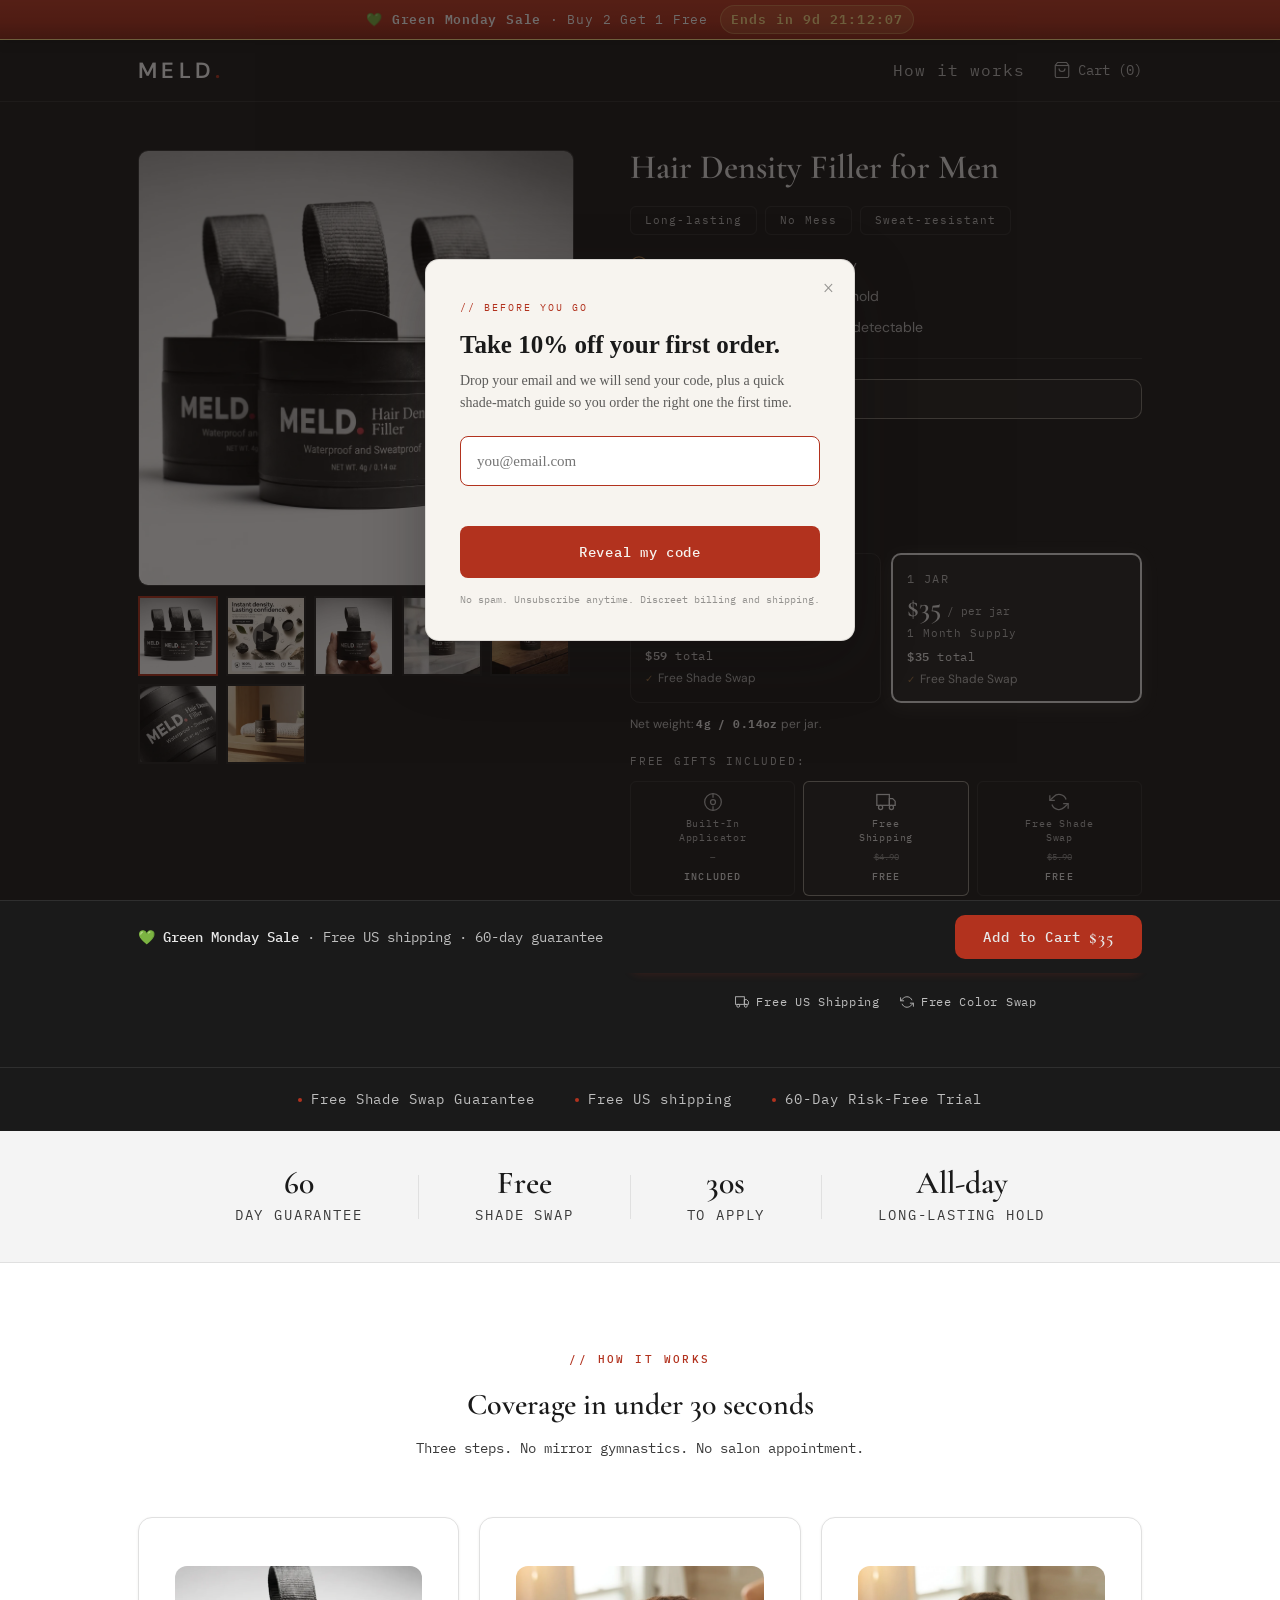
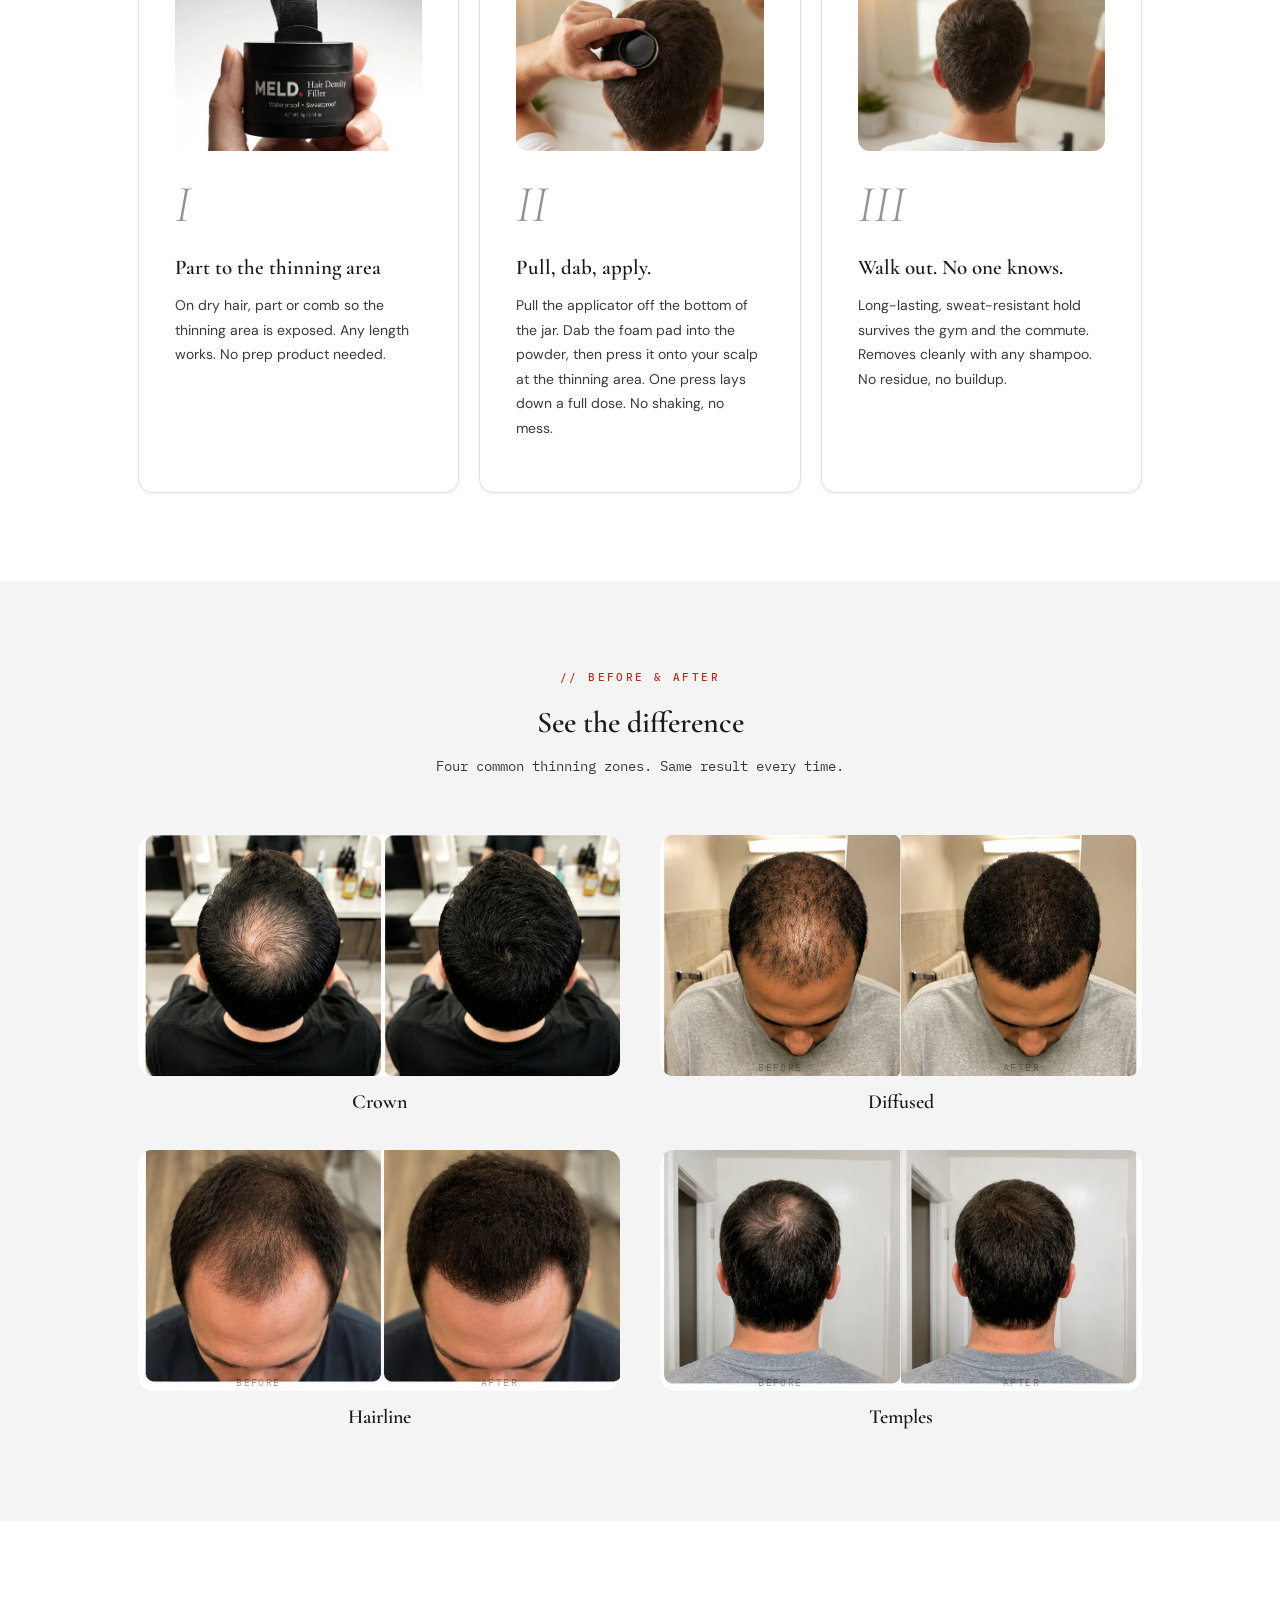
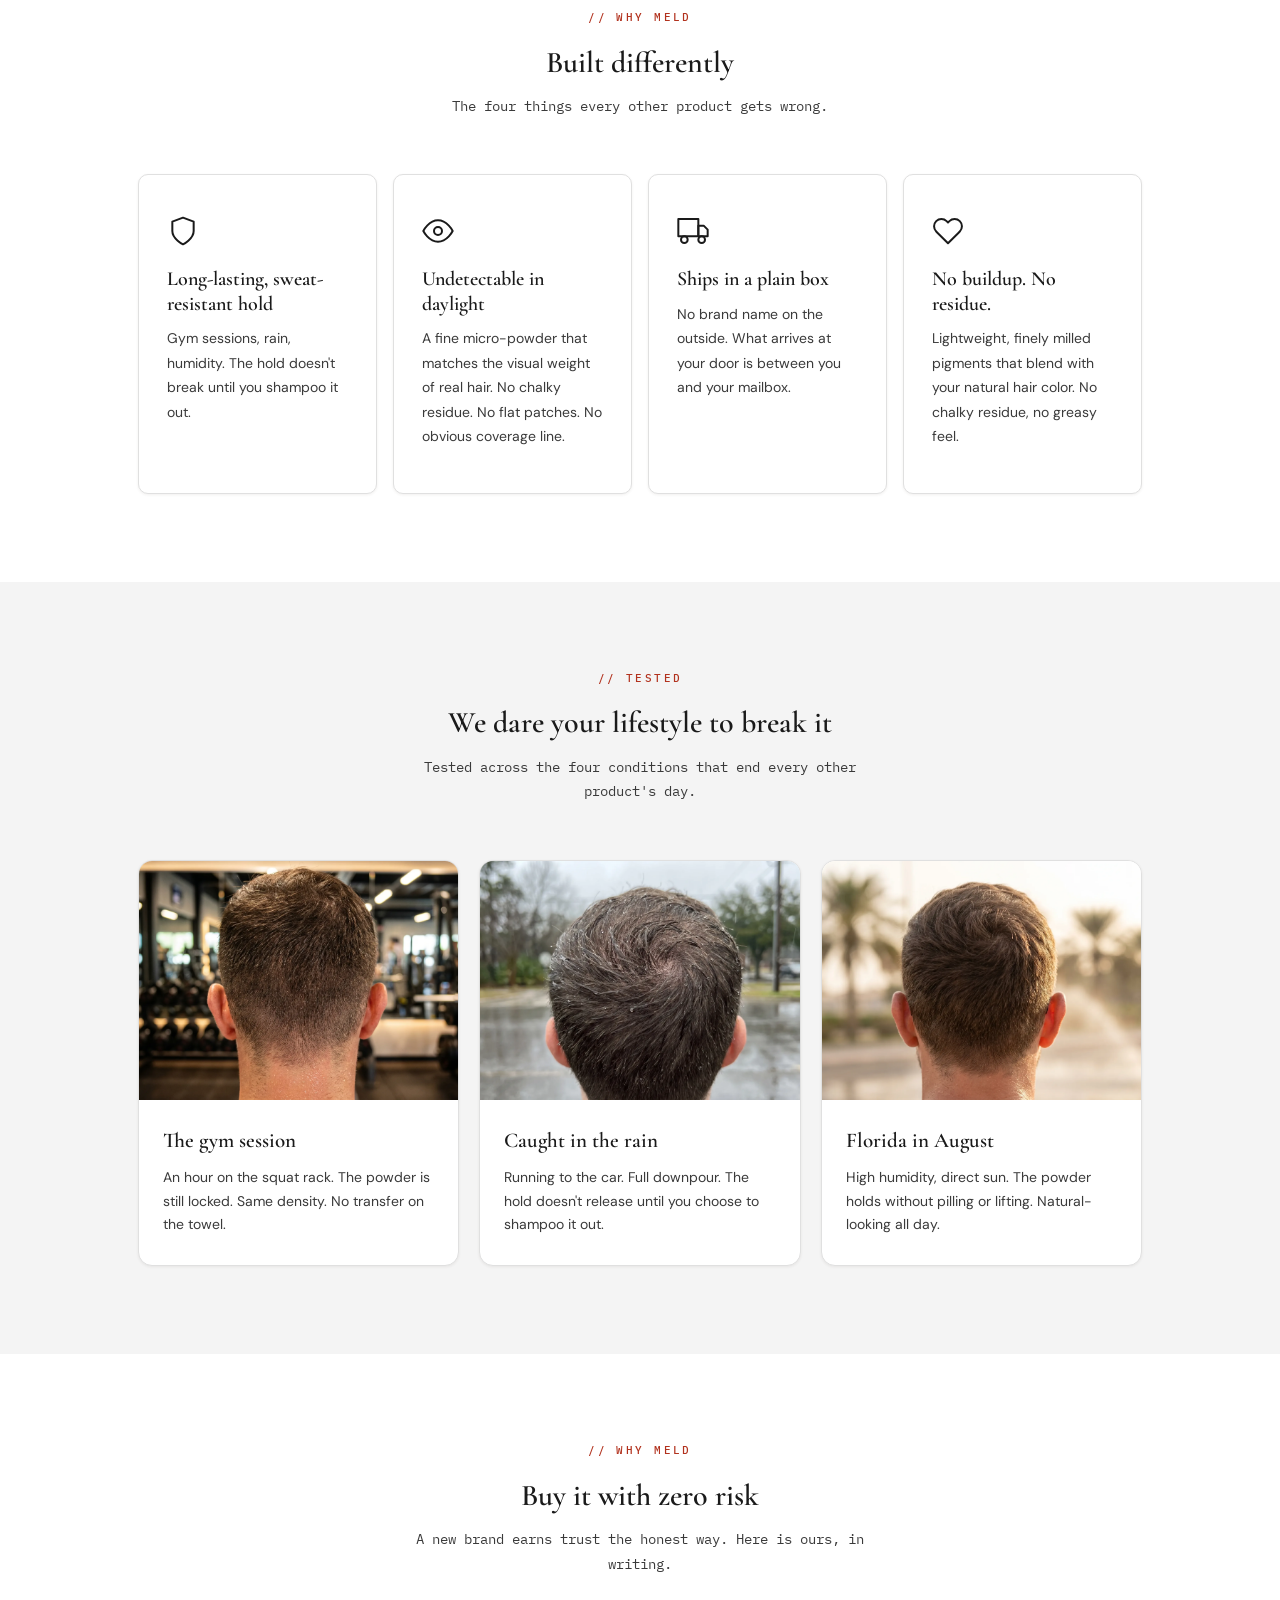
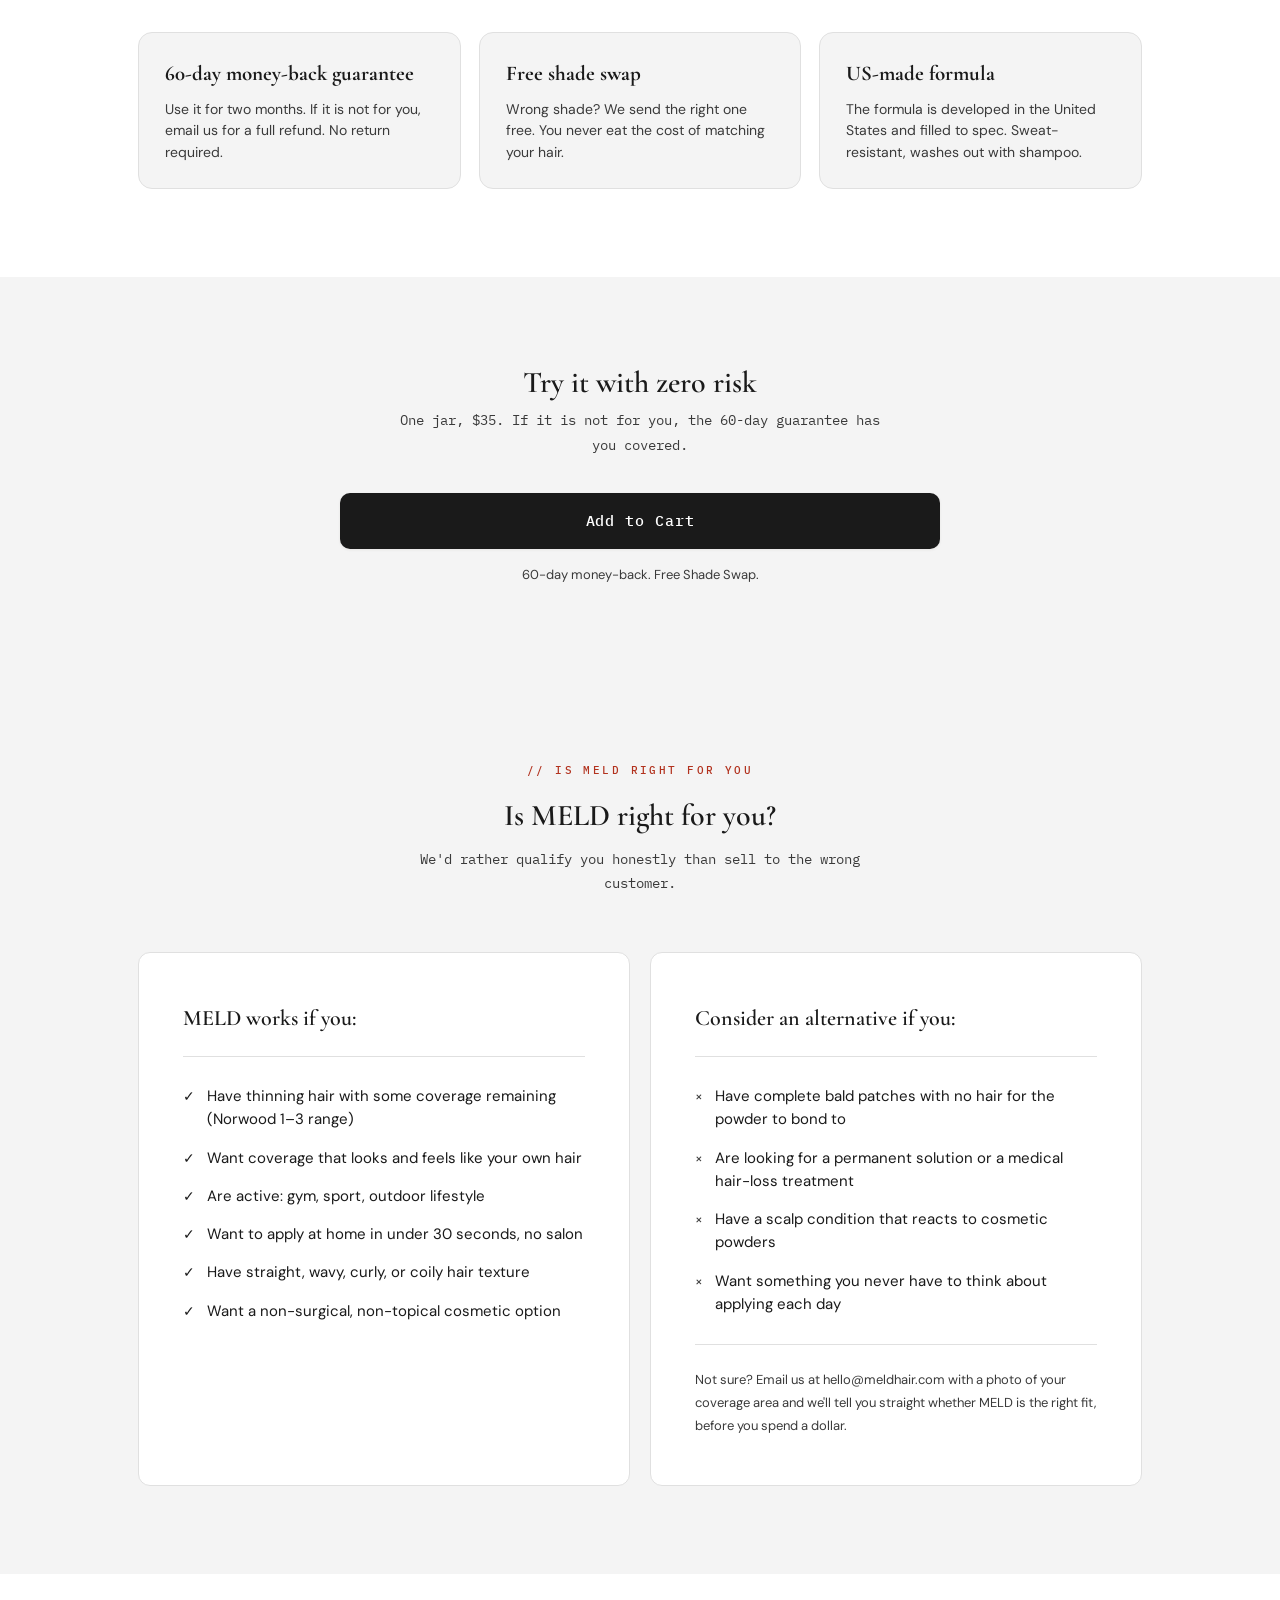
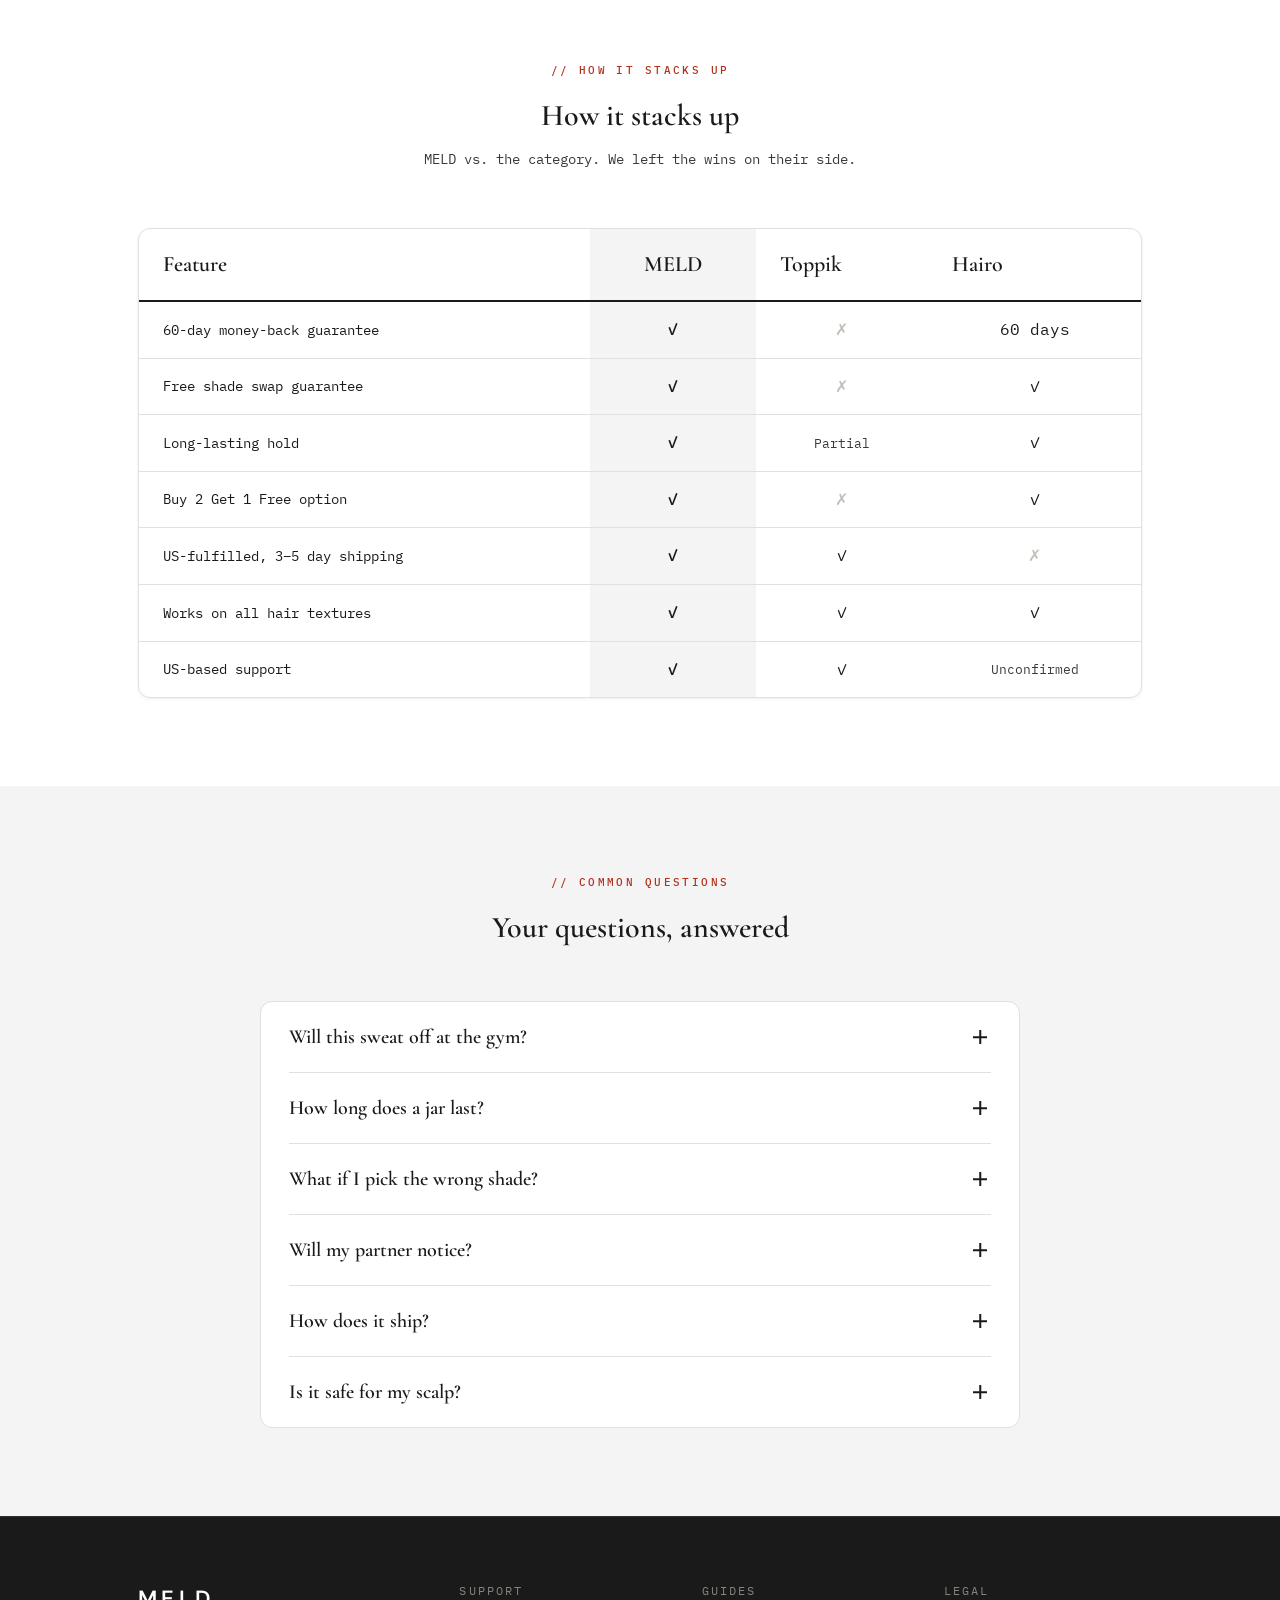
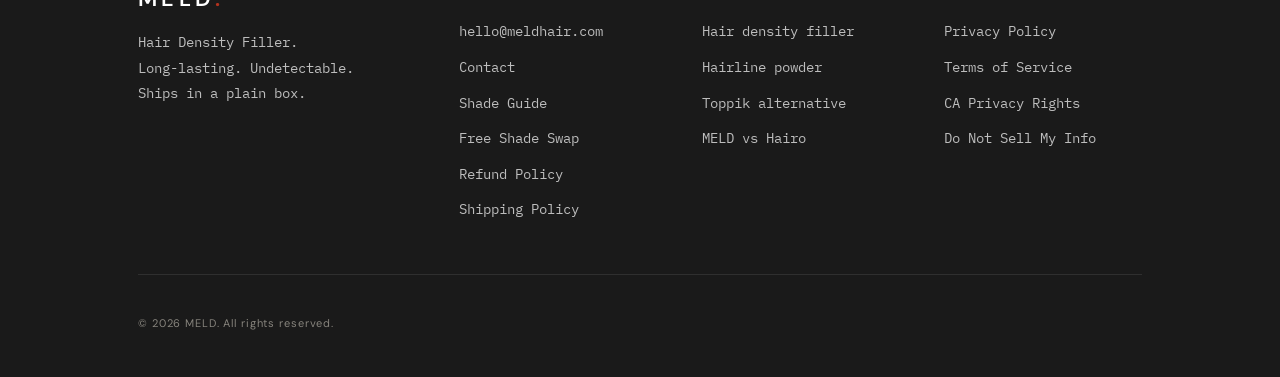
<file: index.html>
<!DOCTYPE html>

<html lang="en">
<head>
<meta charset="utf-8"/>
<meta content="width=device-width, initial-scale=1.0" name="viewport"/>
<link href="/favicon.ico" rel="icon" sizes="any"/>
<link href="/favicon.svg" rel="icon" type="image/svg+xml"/>
<link href="/favicon-32x32.png" rel="icon" sizes="32x32" type="image/png"/>
<link href="/favicon-16x16.png" rel="icon" sizes="16x16" type="image/png"/>
<link href="/apple-touch-icon.png" rel="apple-touch-icon" sizes="180x180"/>
<link href="/site.webmanifest" rel="manifest"/>
<meta content="#1A1A1A" name="theme-color"/>
<link as="image" fetchpriority="high" href="/images/pack-2-angle.webp" rel="preload" type="image/webp"/>
<meta content="index, follow" name="robots"/>
<title>MELD | Hair Powder That Covers Thinning Hair in Seconds</title>
<meta content="MELD is a hair density filler and hairline powder for men. Cover thinning and bald spots in seconds for thicker-looking hair. Sweat-resistant, long-lasting." name="description"/>
<meta content="MELD | Hair Powder That Covers Thinning Hair in Seconds" property="og:title"/>
<meta content="A hair density filler and hairline powder for men. Cover thinning areas in seconds for thicker-looking, fuller-looking hair. Sweat-resistant and long-lasting." property="og:description"/>
<meta content="https://meldhair.com/images/og-image.webp" property="og:image"/>
<meta content="product" property="og:type"/>
<meta content="https://meldhair.com/" property="og:url"/>
<link href="https://meldhair.com/" rel="canonical"/>
<meta content="summary_large_image" name="twitter:card"/>
<meta content="https://meldhair.com/images/og-image.webp" name="twitter:image"/>
<link href="https://fonts.googleapis.com" rel="preconnect"/>
<link crossorigin="" href="https://fonts.gstatic.com" rel="preconnect"/>
<link as="style" href="https://fonts.googleapis.com/css2?family=Cormorant+Garamond:ital,wght@0,400;0,500;0,600;0,700;1,400;1,600&amp;family=IBM+Plex+Mono:wght@300;400;500;600&amp;family=DM+Sans:ital,opsz,wght@0,9..40,300;0,9..40,400;0,9..40,500;1,9..40,400&amp;display=swap" rel="preload"/>
<link href="https://fonts.googleapis.com/css2?family=Cormorant+Garamond:ital,wght@0,400;0,500;0,600;0,700;1,400;1,600&amp;family=IBM+Plex+Mono:wght@300;400;500;600&amp;family=DM+Sans:ital,opsz,wght@0,9..40,300;0,9..40,400;0,9..40,500;1,9..40,400&amp;display=swap" media="print" onload="this.media='all'" rel="stylesheet"/>
<noscript><link href="https://fonts.googleapis.com/css2?family=Cormorant+Garamond:ital,wght@0,400;0,500;0,600;0,700;1,400;1,600&amp;family=IBM+Plex+Mono:wght@300;400;500;600&amp;family=DM+Sans:ital,opsz,wght@0,9..40,300;0,9..40,400;0,9..40,500;1,9..40,400&amp;display=swap" rel="stylesheet"/></noscript>
<script defer="" src="/consent.js"></script>
<script defer="" src="/meta-pixel.js"></script>
<style>
    /* ============================================================
       DESIGN TOKENS - v2.1 ARCHIVE (unchanged)
    ============================================================ */
    :root {
      --ink:          #1A1A1A;
      --paper:        #E8E8E8;
      --paper-dim:    #BDBDBD;
      --hairline:     rgba(232, 232, 232, 0.10);
      --body-bg:      #FFFFFF;
      --body-bg-alt:  #F4F4F4;
      --body-fg:      #1A1A1A;
      --body-fg-2:    #3A3A3A;
      --body-border:  #E0E0E0;
      --red:          #B2321E;
      --brass:        #A07646;
      --fs-nav:       16px;
      --fs-body:      17px;
      --fs-body-sm:   15px;
      --fs-h3:        22px;
      --fs-h2:        30px;
      --fs-h1:        clamp(42px, 6vw, 64px);
      --fs-caption:   14px;
      --font-display: 'Cormorant Garamond', Georgia, serif;
      --font-mono:    'IBM Plex Mono', 'Courier New', monospace;
      --font-body:    'DM Sans', system-ui, sans-serif;
      --container:    1100px;
      --section-v:    88px;
      /* Approachability scale - added 2026-05-21 (brass-tinted shadows) */
      --radius-sm:    6px;
      --radius-md:    10px;
      --radius-lg:    12px;
      --radius-xl:    14px;
      --shadow-sm:    0 1px 3px rgba(60,44,28,0.07);
      --shadow-md:    0 4px 14px rgba(60,44,28,0.10);
      --shadow-lift:  0 8px 22px rgba(60,44,28,0.14);
      --ease-quick:   0.15s ease;
      --ease-soft:    0.22s ease;
    }

    /* ============================================================ RESET */
    *, *::before, *::after { box-sizing: border-box; margin: 0; padding: 0; }
    html { font-size: 16px; scroll-behavior: smooth; }
    body { font-family: var(--font-body); font-weight: 400; color: var(--body-fg); background: var(--body-bg); -webkit-font-smoothing: antialiased; overflow-x: hidden; line-height: 1.6; }
    img { max-width: 100%; height: auto; display: block; }
    a { text-decoration: none; color: inherit; }
    button { cursor: pointer; border: none; background: none; font-family: inherit; }
    ul { list-style: none; }

    /* ============================================================ LAYOUT */
    .container { max-width: var(--container); margin: 0 auto; padding: 0 48px; }
    .section-pad { padding: var(--section-v) 0; }

    /* ============================================================ TYPE UTILITIES */
    .cg { font-family: 'Cormorant Garamond', Georgia, serif; }
    .mono { font-family: 'IBM Plex Mono', monospace; }
    .section-code { display: block; font-family: var(--font-mono); font-size: 11px; font-weight: 500; letter-spacing: 0.22em; text-transform: uppercase; color: var(--red); margin-bottom: 18px; }
    .section-header { text-align: center; margin-bottom: 56px; }
    .section-headline { font-family: var(--font-display); font-size: var(--fs-h2); font-weight: 600; color: var(--body-fg); line-height: 1.18; margin-bottom: 14px; }
    .section-sub { font-family: var(--font-mono); font-size: var(--fs-caption); color: var(--body-fg-2); line-height: 1.75; max-width: 500px; margin: 0 auto; }

    /* ============================================================
       PROMO BAR - TOP ANNOUNCEMENT (single source of truth; mirrors sticky bar)
    ============================================================ */
    .promo-bar {
      position: fixed; top: 0; left: 0; right: 0; z-index: 101;
      height: 40px;
      background: linear-gradient(180deg, #C13B24 0%, var(--red) 55%, #8E2717 100%);
      box-shadow: 0 2px 10px rgba(0,0,0,0.28);
      border-bottom: 1px solid #FFE08A;
      display: flex; align-items: center; justify-content: center; padding: 0 16px;
    }
    .promo-bar-inner { display: flex; align-items: center; gap: 12px; font-family: var(--font-mono); font-size: 13px; letter-spacing: 0.06em; color: #FFFFFF; text-align: center; }
    .promo-bar-text strong { font-weight: 600; }
    .promo-bar-countdown {
      font-variant-numeric: tabular-nums; font-weight: 600; color: #FFE08A; letter-spacing: 0.08em;
      padding: 3px 10px; border-radius: 999px;
      background: rgba(255,224,138,0.14); border: 1px solid rgba(255,224,138,0.30);
    }
    .promo-bar.promo-highlight { background: var(--ink); }
    .promo-bar.promo-highlight .promo-bar-text { color: #FFE08A; }
    @keyframes promoPulse {
      0%, 100% { box-shadow: 0 0 0 0 rgba(255,224,138,0.35); }
      50% { box-shadow: 0 0 0 4px rgba(255,224,138,0); }
    }
    .promo-bar.promo-highlight .promo-bar-countdown { animation: promoPulse 2s ease-in-out infinite; }
    @media (prefers-reduced-motion: reduce) {
      .promo-bar.promo-highlight .promo-bar-countdown { animation: none; }
    }
    @media (max-width: 560px) { .promo-bar-inner { font-size: 11px; gap: 8px; } }
    @media (max-width: 480px) { .promo-bar .promo-offer { display: none; } }

    /* ============================================================
       NAV - DARK CHROME
    ============================================================ */
    .site-nav { position: fixed; top: 40px; left: 0; right: 0; z-index: 100; height: 62px; background: var(--ink); border-bottom: 1px solid var(--hairline); }
    .nav-inner { max-width: var(--container); margin: 0 auto; padding: 0 48px; height: 100%; display: flex; align-items: center; justify-content: space-between; }
    .nav-wordmark { font-family: 'DM Sans', system-ui, sans-serif; font-weight: 600; font-size: 22px; letter-spacing: 0.20em; color: #FFFFFF; text-transform: uppercase; }
    .nav-wordmark-dot { color: var(--red); letter-spacing: 0; margin-left: -0.05em; }
    .nav-right { display: flex; align-items: center; gap: 28px; }
    .nav-link { font-family: var(--font-mono); font-size: var(--fs-nav); color: var(--paper-dim); letter-spacing: 0.06em; transition: color 0.15s; }
    .nav-link:hover { color: var(--paper); }
    .nav-cart { display: flex; align-items: center; gap: 7px; font-family: var(--font-mono); font-size: 14px; color: var(--paper-dim); transition: color 0.15s; }
    .nav-cart:hover { color: var(--paper); }
    .nav-cart svg { width: 18px; height: 18px; stroke: currentColor; fill: none; stroke-width: 1.5; }

    /* ============================================================
       HERO - DARK CHROME + PRODUCT PAGE LAYOUT
    ============================================================ */
    .hero { background: var(--ink); padding-top: 102px; display: flex; flex-direction: column; }
    .hero-body {
      max-width: var(--container);
      margin: 0 auto;
      padding: 48px 48px 56px;
      display: grid;
      grid-template-columns: 0.92fr 1.08fr;
      gap: 56px;
      align-items: start;
      width: 100%;
    }

    /* --- Gallery (left col) --- */
    .hero-gallery { display: flex; flex-direction: column; gap: 10px; }
    .gallery-main { position: relative; width: 100%; aspect-ratio: 1 / 1; background: #222; border: 1px solid var(--hairline); overflow: hidden; display: flex; align-items: center; justify-content: center; border-radius: var(--radius-md); }
    /* .gallery-main::after - removed 2026-05-21: editorial hatch was a placeholder treatment, distracting on real product photos */
    .gallery-main img { width: 100%; height: 100%; object-fit: cover; display: none; }
    .gallery-main img.active { display: block; }
    .gallery-ph { position: relative; z-index: 1; font-family: var(--font-mono); font-size: 11px; letter-spacing: 0.16em; color: rgba(239,233,219,0.22); text-transform: uppercase; text-align: center; line-height: 2; }
    .gallery-thumbs { display: flex; gap: 8px; flex-wrap: wrap; }
    .gallery-thumb { width: 80px; height: 80px; flex-shrink: 0; background: #222; border: 2px solid transparent; cursor: pointer; display: flex; align-items: center; justify-content: center; overflow: hidden; position: relative; transition: border-color var(--ease-quick), transform var(--ease-quick); }
    .gallery-thumb:hover { transform: scale(1.04); }
    .gallery-thumb.active { border-color: var(--red); }
    .gallery-thumb img { width: 100%; height: 100%; object-fit: cover; display: none; }
    .gallery-thumb img.active { display: block; }
    .gallery-thumb-ph { font-family: var(--font-mono); font-size: 9px; letter-spacing: 0.10em; color: rgba(239,233,219,0.18); text-transform: uppercase; text-align: center; line-height: 1.6; padding: 4px; }
    .thumb-play-badge { position: absolute; inset: 0; display: flex; align-items: center; justify-content: center; z-index: 2; }
    .thumb-play-badge svg { width: 28px; height: 28px; fill: rgba(239,233,219,0.5); }
    .gallery-nav { position: absolute; top: 50%; transform: translateY(-50%); z-index: 3; width: 44px; height: 44px; border-radius: 50%; background: rgba(26,26,26,0.55); border: 1px solid rgba(239,233,219,0.18); display: flex; align-items: center; justify-content: center; cursor: pointer; opacity: 0; transition: opacity 0.2s ease, background 0.2s ease; padding: 0; }
    .gallery-nav svg { width: 18px; height: 18px; fill: rgba(239,233,219,0.85); }
    .gallery-nav:hover { background: rgba(26,26,26,0.8); }
    .gallery-main:hover .gallery-nav, .gallery-nav:focus-visible { opacity: 1; }
    .gallery-nav-prev { left: 12px; }
    .gallery-nav-next { right: 12px; }
    @media (hover: none) { .gallery-nav { opacity: 1; } }

    /* --- Buy Box (right col) --- */
    .hero-buybox { display: flex; flex-direction: column; gap: 20px; }

    /* Stars */
    
    .stars-row { display: flex; gap: 3px; }
    .stars-row svg { width: 16px; height: 16px; fill: var(--brass); }
    .stars-label { font-family: var(--font-mono); font-size: 13px; letter-spacing: 0.10em; color: var(--paper-dim); }

    /* Title + badge */
    .buybox-title-row { display: flex; align-items: center; flex-wrap: wrap; gap: 12px; }
    .buybox-eyebrow { font-family: var(--font-mono); font-size: 12px; letter-spacing: 0.14em; text-transform: uppercase; color: var(--red); margin: 0 0 2px; }
    .buybox-title { font-family: var(--font-display); font-weight: 600; font-size: clamp(26px, 3vw, 34px); color: var(--paper); line-height: 1.05; }
    .spring-sale-badge { display: inline-flex; align-items: center; background: var(--red); color: #fff; font-family: var(--font-mono); font-size: 10px; font-weight: 500; letter-spacing: 0.16em; text-transform: uppercase; padding: 5px 12px; flex-shrink: 0; }

    /* Feature badges */
    .buybox-feature-badges { display: flex; gap: 8px; flex-wrap: wrap; }
    .buybox-badge { font-family: var(--font-mono); font-size: 11px; letter-spacing: 0.10em; color: var(--paper-dim); border: 1px solid var(--hairline); padding: 5px 14px; white-space: nowrap; border-radius: var(--radius-sm); }

    /* Benefit bullets */
    .buybox-bullets { display: flex; flex-direction: column; gap: 10px; }
    .buybox-bullet { display: flex; align-items: flex-start; gap: 10px; }
    .buybox-bullet svg { width: 18px; height: 18px; flex-shrink: 0; margin-top: 1px; stroke: var(--brass); fill: none; stroke-width: 1.5; }
    .buybox-bullet span { font-family: var(--font-body); font-size: 14px; color: var(--paper-dim); line-height: 1.5; }

    /* Divider */
    .buybox-divider { height: 1px; background: var(--hairline); }

    /* Color guide */
    .color-guide-btn { display: inline-flex; align-items: center; gap: 9px; font-family: var(--font-mono); font-size: 14px; color: var(--paper); letter-spacing: 0.10em; text-transform: uppercase; border: 1px solid rgba(239,233,219,0.45); padding: 10px 14px; transition: color var(--ease-quick), background var(--ease-quick), border-color var(--ease-quick); background: rgba(239,233,219,0.04); cursor: pointer; border-radius: var(--radius-md); }
    .color-guide-btn::after { content: '.'; color: var(--red); font-weight: 700; margin-left: -2px; line-height: 0.8; }
    .color-guide-btn:hover { color: var(--paper); background: rgba(239,233,219,0.10); border-color: var(--paper); }
    .color-guide-btn svg { width: 16px; height: 16px; stroke: currentColor; fill: none; stroke-width: 1.6; flex-shrink: 0; }

    /* Color selector */
    .plan-spec { font-family: var(--font-body); font-size: 12px; color: var(--paper-dim); margin: 12px 0 0; line-height: 1.5; }
    .plan-spec strong { color: var(--paper); font-family: var(--font-mono); font-size: 11px; letter-spacing: 0.04em; }
    .buybox-color-label { font-family: var(--font-mono); font-size: 13px; letter-spacing: 0.08em; color: var(--paper-dim); margin-bottom: 10px; }
    .buybox-color-label span { color: var(--paper); }
    .color-swatches { display: flex; gap: 10px; flex-wrap: wrap; }
    .color-swatch { width: 32px; height: 32px; border-radius: 50%; border: 2px solid transparent; cursor: pointer; transition: border-color 0.15s, box-shadow 0.15s; }
    .color-swatch:hover { transform: scale(1.1); }
    .color-swatch.active { border-color: var(--paper); box-shadow: 0 0 0 3px rgba(239,233,219,0.25); }

    /* Plan selector */
    .plan-selector-label { font-family: var(--font-mono); font-size: 12px; letter-spacing: 0.12em; text-transform: uppercase; color: var(--paper-dim); margin-bottom: 12px; }
    .plan-options { display: grid; grid-template-columns: 1fr 1fr; gap: 10px; }
    .plan-btn { position: relative; padding: 16px 14px 14px; border: 1px solid var(--hairline); cursor: pointer; text-align: left; background: transparent; color: var(--paper); transition: border-color var(--ease-quick), background var(--ease-quick), box-shadow var(--ease-quick), transform var(--ease-quick); display: flex; flex-direction: column; gap: 5px; border-radius: var(--radius-md); }
    .plan-btn:hover { transform: translateY(-1px); box-shadow: 0 4px 14px rgba(239,233,219,0.08); }
    .plan-btn.selected { border: 2px solid var(--paper); background: rgba(239,233,219,0.06); box-shadow: 0 4px 18px rgba(239,233,219,0.10); }
    .plan-popular-tag { position: absolute; top: -11px; left: 50%; transform: translateX(-50%); background: var(--red); color: #fff; font-family: var(--font-mono); font-size: 9px; font-weight: 500; letter-spacing: 0.18em; text-transform: uppercase; padding: 3px 10px; white-space: nowrap; }
    .plan-name { font-family: var(--font-mono); font-size: 12px; letter-spacing: 0.12em; text-transform: uppercase; color: var(--paper-dim); }
    .plan-price-row { display: flex; align-items: baseline; gap: 6px; margin-top: 2px; }
    .plan-price { font-family: var(--font-display); font-size: 28px; font-weight: 600; color: var(--paper); line-height: 1; }
    .plan-per { font-family: var(--font-mono); font-size: 11px; color: var(--paper-dim); align-self: flex-end; padding-bottom: 3px; }
    .plan-was { font-family: var(--font-mono); font-size: 11px; color: var(--paper-dim); text-decoration: line-through; align-self: flex-end; padding-bottom: 3px; }
    .plan-supply { font-family: var(--font-mono); font-size: 11px; letter-spacing: 0.08em; color: var(--paper-dim); }
    .plan-feature { font-family: var(--font-body); font-size: 12px; color: var(--paper-dim); display: flex; align-items: center; gap: 5px; }
    .plan-feature::before { content: '✓'; color: var(--brass); font-size: 10px; }
    .plan-save-tag { display: inline-block; margin-top: 6px; font-family: var(--font-mono); font-size: 10px; letter-spacing: 0.10em; color: #E4715F; border: 1px solid rgba(178,50,30,0.30); padding: 2px 8px; align-self: flex-start; border-radius: var(--radius-sm); }

    /* Free gifts */
    .free-gifts { display: flex; flex-direction: column; gap: 10px; }
    .free-gifts-header { font-family: var(--font-mono); font-size: 11px; letter-spacing: 0.16em; text-transform: uppercase; color: var(--paper-dim); }
    .free-gifts-row { display: grid; grid-template-columns: repeat(3, 1fr); gap: 8px; }
    .free-gift { border: 1px solid var(--hairline); padding: 10px 8px; display: flex; flex-direction: column; align-items: center; gap: 5px; text-align: center; border-radius: var(--radius-sm); }
    .free-gift.highlight { border-color: rgba(239,233,219,0.55); background: rgba(239,233,219,0.04); }
    .free-gift.highlight svg, .free-gift.highlight .free-gift-name { color: var(--paper); stroke: var(--paper); }
    .free-gift svg { width: 20px; height: 20px; stroke: var(--paper-dim); fill: none; stroke-width: 1.5; }
    .free-gift-name { font-family: var(--font-mono); font-size: 10px; letter-spacing: 0.08em; color: var(--paper-dim); line-height: 1.4; }
    .free-gift-val { font-family: var(--font-mono); font-size: 9px; color: var(--paper-dim); opacity: 0.71; text-decoration: line-through; }
    .free-gift-free { font-family: var(--font-mono); font-size: 10px; font-weight: 500; letter-spacing: 0.12em; color: var(--paper); }

    /* Add to cart CTA */
    .buybox-cta { display: flex; align-items: center; justify-content: center; height: 56px; width: 100%; background: var(--red); color: var(--paper); font-family: var(--font-mono); font-size: 15px; font-weight: 500; letter-spacing: 0.06em; gap: 10px; transition: background var(--ease-quick), box-shadow var(--ease-quick), transform var(--ease-quick); border: none; cursor: pointer; border-radius: var(--radius-md); box-shadow: 0 2px 8px rgba(178,50,30,0.20); }
    .buybox-cta:hover { background: #991e10; box-shadow: 0 6px 18px rgba(178,50,30,0.32); transform: translateY(-1px); }
    .buybox-cta-sep { opacity: 0.45; }
    .buybox-cta-price { font-family: var(--font-display); font-size: 20px; font-weight: 600; line-height: 1; }
    .buybox-cta-was { font-size: 14px; text-decoration: line-through; opacity: 0.5; font-family: var(--font-mono); }

    /* Trust line */
    .buybox-trust-line { display: flex; align-items: center; justify-content: center; gap: 20px; flex-wrap: wrap; }
    .trust-item { display: flex; align-items: center; gap: 7px; font-family: var(--font-mono); font-size: 12px; color: var(--paper-dim); letter-spacing: 0.06em; }
    .trust-item svg { width: 14px; height: 14px; stroke: currentColor; fill: none; stroke-width: 1.5; flex-shrink: 0; }

    /* Hero badge strip */
    .hero-strip { border-top: 1px solid var(--hairline); padding: 20px 48px; }
    .hero-strip-inner { max-width: var(--container); margin: 0 auto; display: flex; gap: 40px; align-items: center; justify-content: center; flex-wrap: wrap; }
    .h-badge { font-family: var(--font-mono); font-size: 14px; letter-spacing: 0.07em; color: var(--paper-dim); display: flex; align-items: center; gap: 9px; }
    .h-badge-dot { width: 4px; height: 4px; background: var(--red); border-radius: 50%; flex-shrink: 0; }

    /* ============================================================
       COLOR GUIDE MODAL
    ============================================================ */
    .color-guide-modal { position: fixed; inset: 0; background: rgba(0,0,0,0.78); z-index: 200; display: none; align-items: center; justify-content: center; padding: 20px; }
    .color-guide-modal.open { display: flex; }
    .modal-box { background: var(--ink); border: 1px solid rgba(239,233,219,0.15); padding: 40px 44px 32px; max-width: 820px; width: 100%; max-height: 90vh; overflow-y: auto; position: relative; border-radius: var(--radius-xl); box-shadow: 0 24px 60px rgba(0,0,0,0.5); }
    .modal-close { position: absolute; top: 16px; right: 16px; font-family: var(--font-mono); font-size: 14px; color: var(--paper-dim); cursor: pointer; background: none; border: none; line-height: 1; transition: color 0.15s; }
    .modal-close:hover { color: var(--paper); }
    .modal-code { font-family: var(--font-mono); font-size: 10px; letter-spacing: 0.20em; text-transform: uppercase; color: var(--red); margin-bottom: 16px; display: block; }
    .modal-title { font-family: var(--font-display); font-size: 22px; font-weight: 600; color: var(--paper); margin-bottom: 24px; }
    .shade-grid { display: grid; grid-template-columns: 1fr 1fr; gap: 16px; margin-bottom: 20px; }
    .shade-card { display: flex; align-items: flex-start; gap: 14px; padding: 14px; border: 1px solid var(--hairline); border-radius: var(--radius-md); }
    .shade-circle { width: 48px; height: 48px; border-radius: 50%; flex-shrink: 0; }
    .shade-card-copy { display: flex; flex-direction: column; gap: 4px; }
    .shade-card-name { font-family: var(--font-display); font-size: 17px; font-weight: 600; color: var(--paper); }
    .shade-card-hint { font-family: var(--font-mono); font-size: 11px; color: var(--paper-dim); line-height: 1.5; }
    .modal-tip { font-family: var(--font-body); font-size: 13px; color: var(--paper-dim); line-height: 1.7; padding-top: 16px; border-top: 1px solid var(--hairline); }
    .modal-tip strong { color: var(--paper); font-weight: 500; }

    /* ============================================================
       SOCIAL PROOF ROW - LIGHT ALT
    ============================================================ */
    .social-proof { background: var(--body-bg-alt); border-bottom: 1px solid var(--body-border); }
    .proof-row { max-width: var(--container); margin: 0 auto; padding: 36px 48px; display: flex; align-items: center; justify-content: center; gap: 56px; flex-wrap: wrap; }
    .proof-item { display: flex; flex-direction: column; align-items: center; gap: 5px; }
    .proof-val { font-family: var(--font-display); font-size: 32px; font-weight: 600; color: var(--body-fg); line-height: 1; }
    .proof-lbl { font-family: var(--font-mono); font-size: 14px; letter-spacing: 0.13em; color: var(--body-fg-2); text-transform: uppercase; }
    .proof-sep { width: 1px; height: 44px; background: var(--body-border); }

    /* ============================================================
       HOW IT WORKS - LIGHT
    ============================================================ */
    .how-it-works { background: var(--body-bg); }
    .steps-row { display: grid; grid-template-columns: repeat(3, 1fr); gap: 20px; background: transparent; }
    .step-cell { background: var(--body-bg); padding: 48px 36px 52px; border: 1px solid var(--body-border); border-radius: var(--radius-xl); box-shadow: var(--shadow-sm); transition: box-shadow var(--ease-soft), transform var(--ease-soft); }
    .step-cell:hover { box-shadow: var(--shadow-md); transform: translateY(-2px); }
    .step-cell > img { border-radius: var(--radius-lg); }
    .step-img-ph { width: 100%; aspect-ratio: 4/3; background: #DEDAD3; display: flex; align-items: center; justify-content: center; margin-bottom: 28px; border-radius: var(--radius-lg); }
    .step-img-ph .ph-label { font-family: var(--font-mono); font-size: 9px; letter-spacing: 0.12em; color: rgba(26,26,26,0.22); text-transform: uppercase; text-align: center; line-height: 1.8; }
    .step-numeral { font-family: var(--font-display); font-size: 52px; font-weight: 300; font-style: italic; color: #929292; line-height: 1; margin-bottom: 24px; }
    .step-title { font-family: var(--font-display); font-size: 21px; font-weight: 600; color: var(--body-fg); line-height: 1.25; margin-bottom: 12px; }
    .step-body { font-family: var(--font-body); font-size: var(--fs-caption); color: var(--body-fg-2); line-height: 1.75; }

    /* ============================================================
       BEFORE / AFTER - LIGHT ALT
    ============================================================ */
    .before-after { background: var(--body-bg-alt); }
    .ba-grid { display: grid; grid-template-columns: repeat(2, 1fr); gap: 32px 40px; max-width: 1080px; margin: 0 auto; }
    .ba-pair {}
    .ba-images { display: grid; grid-template-columns: 1fr 1fr; gap: 0; margin-bottom: 10px; }
    .ba-slot { aspect-ratio: 1 / 1; background: #E0DCD5; display: flex; flex-direction: column; align-items: center; justify-content: flex-end; padding-bottom: 0; gap: 0; overflow: hidden; position: relative; }
    .ba-slot.before-slot { background: #D8D3CB; border-radius: var(--radius-xl) 0 0 var(--radius-xl); }
    .ba-slot.after-slot { background: #E5E1DA; border-radius: 0 var(--radius-xl) var(--radius-xl) 0; }
    .ba-marker { font-family: var(--font-mono); font-size: 10px; letter-spacing: 0.14em; color: rgba(26,26,26,0.38); text-transform: uppercase; }
    .ba-ph { font-family: var(--font-mono); font-size: 9px; letter-spacing: 0.12em; color: rgba(26,26,26,0.22); text-align: center; padding: 0 8px; line-height: 1.5; }
    .ba-zone-label { font-family: var(--font-display); font-size: 20px; font-weight: 600; color: var(--body-fg); text-align: center; }

    /* ============================================================
       CORE BENEFITS - LIGHT
    ============================================================ */
    .core-benefits { background: var(--body-bg); }
    .benefits-grid { display: grid; grid-template-columns: repeat(4, 1fr); gap: 16px; background: transparent; }
    .benefit-cell { background: var(--body-bg); padding: 40px 28px 44px; border: 1px solid var(--body-border); border-radius: var(--radius-md); box-shadow: var(--shadow-sm); transition: box-shadow var(--ease-soft), transform var(--ease-soft); }
    .benefit-cell:hover { box-shadow: var(--shadow-md); transform: translateY(-2px); }
    .benefit-icon { width: 32px; height: 32px; margin-bottom: 20px; }
    .benefit-icon svg { width: 100%; height: 100%; stroke: var(--body-fg); fill: none; stroke-width: 1.5; stroke-linecap: round; stroke-linejoin: round; }
    .benefit-title { font-family: var(--font-display); font-size: 20px; font-weight: 600; color: var(--body-fg); line-height: 1.22; margin-bottom: 10px; }
    .benefit-body { font-family: var(--font-body); font-size: 14px; color: var(--body-fg-2); line-height: 1.75; }

    /* ============================================================
       DURABILITY - LIGHT ALT
    ============================================================ */
    .durability { background: var(--body-bg-alt); }
    .durability-grid { display: grid; grid-template-columns: repeat(3, 1fr); gap: 20px; }
    .durability-card { background: var(--body-bg); border: 1px solid var(--body-border); overflow: hidden; border-radius: var(--radius-xl); box-shadow: var(--shadow-sm); transition: box-shadow var(--ease-soft), transform var(--ease-soft); }
    .durability-card:hover { box-shadow: var(--shadow-md); transform: translateY(-2px); }
    .durability-img { aspect-ratio: 4 / 3; background: #DEDAD3; display: flex; align-items: center; justify-content: center; }
    .durability-img .ph-label { font-family: var(--font-mono); font-size: 9px; letter-spacing: 0.12em; color: rgba(26,26,26,0.22); text-transform: uppercase; text-align: center; line-height: 2; }
    .durability-card-body { padding: 24px 24px 28px; }
    .durability-title { font-family: var(--font-display); font-size: 21px; font-weight: 600; color: var(--body-fg); margin-bottom: 8px; }
    .durability-copy { font-family: var(--font-body); font-size: 14px; color: var(--body-fg-2); line-height: 1.7; }

    /* ============================================================
       UGC REVIEWS - LIGHT
    ============================================================ */
    .ugc-reviews { background: var(--body-bg); }
    .ugc-grid { display: grid; grid-template-columns: repeat(2, 1fr); gap: 24px; }

    .why-grid { display: grid; grid-template-columns: repeat(auto-fit, minmax(240px, 1fr)); gap: 18px; }
    .why-card { background: var(--body-bg-alt); border: 1px solid var(--body-border); border-radius: var(--radius-xl); padding: 24px 26px; }
    .why-title { font-family: var(--font-display); font-size: 21px; margin: 0 0 8px; color: var(--body-fg); }
    .why-body { font-family: var(--font-body); font-size: 14px; line-height: 1.55; color: var(--body-fg-2); margin: 0; }
    .ugc-card { background: var(--body-bg-alt); border: 1px solid var(--body-border); overflow: hidden; border-radius: var(--radius-xl); box-shadow: var(--shadow-sm); transition: box-shadow var(--ease-soft), transform var(--ease-soft); }
    .ugc-card:hover { box-shadow: var(--shadow-md); transform: translateY(-2px); }
    .ugc-img-box { width: 100%; aspect-ratio: 1 / 1; background: #DEDAD3; display: flex; align-items: center; justify-content: center; position: relative; overflow: hidden; }
    .ugc-img-box img { width: 100%; height: 100%; object-fit: cover; display: none; }
    .ugc-img-box img.loaded { display: block; }
    .ugc-img-ph { font-family: var(--font-mono); font-size: 9px; letter-spacing: 0.12em; color: rgba(26,26,26,0.22); text-transform: uppercase; text-align: center; line-height: 1.8; padding: 16px; }
    .ugc-card-body { padding: 20px 22px 24px; display: flex; flex-direction: column; gap: 10px; }
    .ugc-stars { display: flex; gap: 3px; }
    .ugc-stars svg { width: 14px; height: 14px; fill: var(--brass); }
    .ugc-headline { font-family: var(--font-display); font-size: 17px; font-weight: 600; color: var(--body-fg); line-height: 1.3; margin: 4px 0 -2px; letter-spacing: -0.005em; }
    .ugc-quote { font-family: var(--font-display); font-size: 18px; font-style: italic; font-weight: 400; color: var(--body-fg); line-height: 1.45; }
    .ugc-name { font-family: var(--font-mono); font-size: 12px; letter-spacing: 0.10em; color: var(--body-fg-2); }

    /* ============================================================
       GET MELD CTA - LIGHT ALT
    ============================================================ */
    .get-meld { background: var(--body-bg-alt); }
    .get-meld-inner { max-width: 600px; margin: 0 auto; text-align: center; }
    .get-meld .section-headline { margin-bottom: 8px; }
    .get-meld .section-sub { margin-bottom: 36px; }
    .btn-primary { display: flex; align-items: center; justify-content: center; height: 56px; padding: 0 32px; background: var(--body-fg); color: var(--body-bg); font-family: var(--font-mono); font-size: 15px; font-weight: 500; letter-spacing: 0.06em; width: 100%; transition: background var(--ease-quick), box-shadow var(--ease-quick), transform var(--ease-quick); border: none; cursor: pointer; border-radius: var(--radius-md); box-shadow: var(--shadow-sm); }
    .btn-primary:hover { background: #333; box-shadow: var(--shadow-md); transform: translateY(-1px); }
    .get-meld-footnote { text-align: center; margin-top: 16px; font-family: var(--font-body); font-size: 13px; color: var(--body-fg-2); }

    /* ============================================================
       COMPATIBILITY - LIGHT ALT
    ============================================================ */
    .compatibility { background: var(--body-bg-alt); }
    .compat-cols { display: grid; grid-template-columns: 1fr 1fr; gap: 20px; background: transparent; }
    .compat-col { background: var(--body-bg); padding: 48px 44px; border: 1px solid var(--body-border); border-radius: var(--radius-lg); }
    .compat-col-head { font-family: var(--font-display); font-size: 22px; font-weight: 600; color: var(--body-fg); padding-bottom: 20px; border-bottom: 1px solid var(--body-border); margin-bottom: 28px; }
    .compat-list { display: flex; flex-direction: column; gap: 15px; }
    .compat-list li { font-family: var(--font-body); font-size: var(--fs-body-sm); color: var(--body-fg); display: flex; align-items: flex-start; gap: 12px; line-height: 1.55; }
    .ci { color: var(--body-fg); flex-shrink: 0; font-size: 14px; margin-top: 1px; }
    .cx { color: var(--body-fg-2); flex-shrink: 0; font-size: 14px; margin-top: 1px; }
    .compat-note { margin-top: 28px; padding-top: 24px; border-top: 1px solid var(--body-border); font-family: var(--font-body); font-size: 13px; color: var(--body-fg-2); line-height: 1.75; }

    /* ============================================================
       COMPARISON TABLE - LIGHT
    ============================================================ */
    .comparison { background: var(--body-bg); }
    .compare-wrap { overflow: hidden; overflow-x: auto; border: 1px solid var(--body-border); border-radius: var(--radius-lg); box-shadow: var(--shadow-sm); }
    .compare-table { width: 100%; border-collapse: collapse; min-width: 600px; }
    .compare-table thead th { font-family: var(--font-display); font-size: 22px; font-weight: 600; color: var(--body-fg); padding: 18px 24px; text-align: left; border-bottom: 2px solid var(--body-fg); }
    .compare-table thead th.meld-col { background: var(--body-bg-alt); text-align: center; }
    .compare-table tbody td { font-family: var(--font-mono); font-size: 14px; color: var(--body-fg); padding: 15px 24px; border-bottom: 1px solid var(--body-border); vertical-align: middle; }
    .compare-table tbody td.meld-col { background: var(--body-bg-alt); text-align: center; font-weight: 500; }
    .compare-table tbody td:not(:first-child):not(.meld-col) { text-align: center; }
    .compare-table tbody tr:last-child td { border-bottom: none; }
    .cy { color: var(--body-fg); font-size: 16px; }
    .cn { color: #C4BFB8; font-size: 16px; }
    .cp { font-size: 13px; color: var(--body-fg-2); }

    /* ============================================================
       FAQ - LIGHT ALT
    ============================================================ */
    .faq { background: var(--body-bg-alt); }
    .faq-list { max-width: 760px; margin: 0 auto; background: var(--body-bg); border: 1px solid var(--body-border); border-radius: var(--radius-lg); padding: 0 28px; }
    .faq-item { }
    .faq-item + .faq-item { border-top: 1px solid var(--body-border); }
    .faq-trigger { display: flex; align-items: center; justify-content: space-between; width: 100%; padding: 22px 0; cursor: pointer; gap: 16px; background: none; border: none; text-align: left; transition: background var(--ease-quick); }
    .faq-trigger:hover { background: rgba(26,26,26,0.02); }
    .faq-q { font-family: var(--font-display); font-size: 20px; font-weight: 600; color: var(--body-fg); line-height: 1.3; }
    .faq-icon { width: 22px; height: 22px; flex-shrink: 0; position: relative; }
    .faq-icon::before, .faq-icon::after { content: ''; position: absolute; background: var(--body-fg); transition: opacity 0.22s, transform 0.22s; }
    .faq-icon::before { width: 14px; height: 1.5px; top: 50%; left: 50%; transform: translate(-50%, -50%); }
    .faq-icon::after { width: 1.5px; height: 14px; top: 50%; left: 50%; transform: translate(-50%, -50%); }
    .faq-item.open .faq-icon::after { transform: translate(-50%, -50%) rotate(90deg); opacity: 0; }
    .faq-body { display: grid; grid-template-rows: 0fr; transition: grid-template-rows 0.3s ease; }
    .faq-item.open .faq-body { grid-template-rows: 1fr; }
    .faq-body-inner { overflow: hidden; }
    .faq-a { font-family: var(--font-body); font-size: var(--fs-body-sm); color: var(--body-fg-2); line-height: 1.8; padding-bottom: 24px; }

    /* ============================================================
       FOOTER - DARK CHROME
    ============================================================ */
    .site-footer { background: var(--ink); border-top: 1px solid var(--hairline); }
    .footer-inner { max-width: var(--container); margin: 0 auto; padding: 64px 48px 44px; }
    .footer-top { display: grid; grid-template-columns: 1.4fr 1fr 1fr 1fr; gap: 44px; padding-bottom: 52px; border-bottom: 1px solid var(--hairline); margin-bottom: 40px; }
    .footer-wordmark { font-family: 'DM Sans', system-ui, sans-serif; font-weight: 600; font-size: 22px; letter-spacing: 0.20em; color: #FFFFFF; text-transform: uppercase; margin-bottom: 14px; }
    .footer-wordmark-dot { color: var(--red); letter-spacing: 0; margin-left: -0.05em; }
    .footer-tagline { font-family: var(--font-mono); font-size: 14px; color: var(--paper-dim); line-height: 1.8; }
    .footer-col-head { font-family: var(--font-mono); font-size: 12px; letter-spacing: 0.18em; color: rgba(239,233,219,0.51); text-transform: uppercase; margin-bottom: 18px; }
    .footer-links { display: flex; flex-direction: column; gap: 10px; }
    .footer-links a { font-family: var(--font-mono); font-size: 14px; color: var(--paper-dim); transition: color 0.15s; }
    .footer-links a:hover { color: var(--paper); }
    .footer-bottom { display: flex; align-items: flex-start; justify-content: space-between; gap: 28px; flex-wrap: wrap; }
    .footer-imprint-code { font-family: var(--font-mono); font-size: 10px; letter-spacing: 0.18em; color: var(--red); text-transform: uppercase; margin-bottom: 12px; }
    .footer-imprint { font-family: var(--font-mono); font-size: 12px; color: rgba(239,233,219,0.28); line-height: 1.9; }
    .footer-private { color: rgba(239,233,219,0.51); font-size: 11px; letter-spacing: 0.08em; }

    /* ============================================================
       STICKY CTA BAR
    ============================================================ */
    .sticky-bar { position: fixed; bottom: 0; left: 0; right: 0; z-index: 90; background: var(--ink); border-top: 1px solid var(--hairline); transform: translateY(100%); transition: transform 0.3s ease; }
    .sticky-bar.show { transform: translateY(0); }
    .sticky-bar-inner { max-width: var(--container); margin: 0 auto; padding: 14px 48px; display: flex; align-items: center; justify-content: space-between; gap: 20px; }
    .sticky-copy { font-family: var(--font-mono); font-size: 14px; color: var(--paper-dim); }
    .sticky-copy strong { color: var(--paper); font-weight: 500; }
    .sticky-cta { flex-shrink: 0; display: flex; align-items: center; height: 44px; padding: 0 28px; background: var(--red); color: var(--paper); font-family: var(--font-mono); font-size: 14px; font-weight: 500; letter-spacing: 0.06em; white-space: nowrap; transition: background var(--ease-quick); border: none; cursor: pointer; border-radius: var(--radius-md); }
    .sticky-cta:hover { background: #991e10; }

    /* ============================================================
       RESPONSIVE
    ============================================================ */
    @media (max-width: 960px) {
      :root { --section-v: 64px; }
      .container { padding: 0 28px; }
      .nav-inner { padding: 0 28px; }
      .nav-link { display: none; }
      .hero-body { grid-template-columns: 1fr; padding: 36px 28px 44px; gap: 36px; }
      .hero-strip { padding: 18px 28px; }
      .hero-strip-inner { gap: 20px; }
      .gallery-main { max-width: 500px; margin: 0 auto; }
      .gallery-thumbs { justify-content: center; }
      .proof-row { padding: 28px; gap: 28px; }
      .proof-sep { display: none; }
      .steps-row { grid-template-columns: 1fr; }
      .ba-grid { grid-template-columns: 1fr; max-width: 420px; margin: 0 auto; }
      .benefits-grid { grid-template-columns: 1fr 1fr; }
      .durability-grid { grid-template-columns: 1fr; max-width: 480px; margin: 0 auto; }
      .ugc-grid { grid-template-columns: 1fr; max-width: 480px; margin: 0 auto; }
      .compat-cols { grid-template-columns: 1fr; }
      .footer-top { grid-template-columns: 1fr; gap: 36px; }
      .sticky-bar-inner { padding: 14px 28px; }
      .footer-inner { padding: 48px 28px 36px; }
      .plan-options { grid-template-columns: 1fr; }
    }
    @media (max-width: 560px) {
      :root { --section-v: 52px; }
      .container { padding: 0 20px; }
      .nav-inner { padding: 0 20px; }
      .hero-body { padding: 28px 20px 36px; }
      .hero-strip { padding: 14px 20px; }
      .hero-strip-inner { flex-direction: column; align-items: flex-start; gap: 10px; }
      .proof-row { flex-direction: column; gap: 20px; }
      .benefits-grid { grid-template-columns: 1fr; }
      .compat-col { padding: 32px 24px; }
      .free-gifts-row { grid-template-columns: repeat(3, 1fr); }
      .sticky-copy { display: none; }
      .sticky-cta { flex: 1; justify-content: center; }
      .sticky-bar-inner { padding: 12px 20px; }
      .footer-inner { padding: 40px 20px 30px; }
      .faq-q { font-size: 17px; }
      .compare-table thead th, .compare-table tbody td { padding: 10px 12px; font-size: 13px; }
    }

    /* ============================================================
       CRO v01.1-04 (2026-07-03): mobile benefit lede, quantified
       rating at the CTA, plan total on the card, sticky price,
       before/after load hardening
    ============================================================ */
    .hero-lede { display: none; }
    .hero-lede-kicker { font-family: var(--font-mono); font-size: 11px; font-weight: 500; letter-spacing: 0.18em; text-transform: uppercase; color: #DF5742; margin-bottom: 9px; }
    .hero-lede-title { font-family: var(--font-display); font-weight: 600; font-size: clamp(29px, 8.2vw, 36px); line-height: 1.06; color: var(--paper); letter-spacing: -0.01em; }
    .hero-lede-sub { font-family: var(--font-body); font-size: 15px; line-height: 1.5; color: var(--paper-dim); margin-top: 11px; }

    /* Quantified rating in the top stars row */
    
    
    

    /* Rating strip sitting right above the primary CTA (proof at the decision point) */
    
    
    
    
    

    /* Plan total on the plan card (the actual charge, not only per-jar) */
    .plan-total { font-family: var(--font-mono); font-size: 12px; letter-spacing: 0.05em; color: var(--paper); margin-top: 1px; }
    .plan-total strong { font-weight: 600; }

    /* Sticky CTA price */
    .sticky-cta-price { font-family: var(--font-display); font-size: 18px; font-weight: 600; margin-left: 9px; line-height: 1; }

    /* Before/after: softer slot tone + fade image in so a slow lazy image never hard-cuts from a bright-gray slot */
    .ba-slot.before-slot { background: #C9C3BA; }
    .ba-slot.after-slot  { background: #D3CEC6; }

    @media (max-width: 960px) {
      .hero-lede { display: block; margin-bottom: 2px; }
    }
  </style>
<script type="application/ld+json">
  {
    "@context": "https://schema.org/",
    "@type": "Product",
    "name": "MELD Hair Density Filler",
    "description": "Long-lasting, sweat-resistant hair density filler for men. Covers thinning areas in seconds and washes out with any shampoo.",
    "brand": { "@type": "Brand", "name": "MELD" },
    "mpn": "MELD-HDF",
    "image": [
      "https://meldhair.com/images/og-image.webp",
      "https://meldhair.com/images/pack-2-angle.webp",
      "https://meldhair.com/images/main-3pack.webp",
      "https://meldhair.com/images/jar-5-macro.webp"
    ],
    "url": "https://meldhair.com/",
    "offers": [
      {
        "@type": "Offer",
        "name": "1 Jar (1 Month Supply)",
        "sku": "MELD-HDF-1J",
        "price": "35.00",
        "priceCurrency": "USD",
        "priceValidUntil": "2026-12-31",
        "availability": "https://schema.org/InStock",
        "itemCondition": "https://schema.org/NewCondition",
        "url": "https://meldhair.com/",
        "shippingDetails": {
          "@type": "OfferShippingDetails",
          "shippingRate": { "@type": "MonetaryAmount", "value": "0", "currency": "USD" },
          "shippingDestination": { "@type": "DefinedRegion", "addressCountry": "US" },
          "deliveryTime": {
            "@type": "ShippingDeliveryTime",
            "handlingTime": { "@type": "QuantitativeValue", "minValue": 0, "maxValue": 1, "unitCode": "DAY" },
            "transitTime": { "@type": "QuantitativeValue", "minValue": 2, "maxValue": 5, "unitCode": "DAY" }
          }
        },
        "hasMerchantReturnPolicy": {
          "@type": "MerchantReturnPolicy",
          "applicableCountry": "US",
          "returnPolicyCategory": "https://schema.org/MerchantReturnFiniteReturnWindow",
          "merchantReturnDays": 60,
          "returnMethod": "https://schema.org/ReturnByMail",
          "returnFees": "https://schema.org/FreeReturn"
        }
      },
      {
        "@type": "Offer",
        "name": "Buy 2 Get 1 Free (3 Month Supply)",
        "sku": "MELD-HDF-3J",
        "price": "59.00",
        "priceCurrency": "USD",
        "priceValidUntil": "2026-12-31",
        "availability": "https://schema.org/InStock",
        "itemCondition": "https://schema.org/NewCondition",
        "url": "https://meldhair.com/",
        "shippingDetails": {
          "@type": "OfferShippingDetails",
          "shippingRate": { "@type": "MonetaryAmount", "value": "0", "currency": "USD" },
          "shippingDestination": { "@type": "DefinedRegion", "addressCountry": "US" },
          "deliveryTime": {
            "@type": "ShippingDeliveryTime",
            "handlingTime": { "@type": "QuantitativeValue", "minValue": 0, "maxValue": 1, "unitCode": "DAY" },
            "transitTime": { "@type": "QuantitativeValue", "minValue": 2, "maxValue": 5, "unitCode": "DAY" }
          }
        },
        "hasMerchantReturnPolicy": {
          "@type": "MerchantReturnPolicy",
          "applicableCountry": "US",
          "returnPolicyCategory": "https://schema.org/MerchantReturnFiniteReturnWindow",
          "merchantReturnDays": 60,
          "returnMethod": "https://schema.org/ReturnByMail",
          "returnFees": "https://schema.org/FreeReturn"
        }
      }
    ]
  }
  </script>
<script type="application/ld+json">
  {
    "@context": "https://schema.org",
    "@type": "Organization",
    "name": "MELD",
    "legalName": "Meld Hair LLC",
    "description": "MELD makes hair density filler for men: a fine micro-powder that covers thinning areas and bald spots for the look of fuller, denser hair in seconds.",
    "url": "https://meldhair.com",
    "email": "hello@meldhair.com",
    "logo": "https://meldhair.com/images/og-image.webp",
    "foundingDate": "2026",
    "knowsAbout": ["hair density filler", "hair density powder for men", "hairline powder", "thinning hair coverage"],
    "contactPoint": {
      "@type": "ContactPoint",
      "contactType": "customer service",
      "email": "hello@meldhair.com",
      "availableLanguage": "English"
    },
    "sameAs": []
  }
  </script>
</head>
<body>
<!-- ================================================================
     PROMO BAR - TOP ANNOUNCEMENT (mirrors sticky bar; driven by one PROMO config in JS)
================================================================ -->
<div aria-label="Current promotion" class="promo-bar" id="promoBar" role="region">
<div class="promo-bar-inner">
<span class="promo-bar-text" id="promoBarText"><strong>Buy 2 Get 1 Free</strong></span>
<span aria-hidden="true" class="promo-bar-countdown" id="promoCountdown"></span>
</div>
</div>
<!-- ================================================================
     NAV - DARK CHROME
================================================================ -->
<nav aria-label="Main navigation" class="site-nav">
<div class="nav-inner">
<a aria-label="MELD home" class="nav-wordmark" href="/">MELD<span class="nav-wordmark-dot">.</span></a>
<div class="nav-right">
<a class="nav-link" href="#how-it-works">How it works</a>
<a class="nav-cart" href="#hero">
<svg aria-hidden="true" viewbox="0 0 24 24"><path d="M6 2L3 6v14a2 2 0 002 2h14a2 2 0 002-2V6l-3-4z"></path><line x1="3" x2="21" y1="6" y2="6"></line><path d="M16 10a4 4 0 01-8 0"></path></svg>
<span data-cart-count="">Cart (0)</span>
</a>
</div>
</div>
</nav>
<main>
<!-- ================================================================
     HERO - PRODUCT PAGE LAYOUT
================================================================ -->
<section aria-label="Product" class="hero" id="hero">
<div class="hero-body">
<!-- MOBILE BENEFIT LEDE: what MELD is + the core benefit, above the fold on mobile (hidden on desktop, where the buy box already sits top-right) -->
<div aria-hidden="true" class="hero-lede">
<p class="hero-lede-kicker">Hair Density Filler</p>
<p class="hero-lede-title">Thicker-looking hair in seconds.</p>
<p class="hero-lede-sub">Cover thinning spots and a patchy hairline instantly. Undetectable, sweat-resistant, and washes out with any shampoo.</p>
</div>
<!-- LEFT: Image Gallery -->
<div class="hero-gallery">
<!-- Main image -->
<div aria-label="Product image" class="gallery-main" id="galleryMain" role="img">
<img alt="MELD multi-pack at two angles" class="active" data-thumb="0" fetchpriority="high" height="1800" id="galleryMainImg" loading="eager" src="images/pack-2-angle.webp" width="1800"/>
<button aria-label="Previous image" class="gallery-nav gallery-nav-prev" id="galleryPrev" type="button">
<svg aria-hidden="true" viewbox="0 0 24 24"><path d="M15.41 7.41L14 6l-6 6 6 6 1.41-1.41L10.83 12z"></path></svg>
</button>
<button aria-label="Next image" class="gallery-nav gallery-nav-next" id="galleryNext" type="button">
<svg aria-hidden="true" viewbox="0 0 24 24"><path d="M8.59 16.59L10 18l6-6-6-6-1.41 1.41L13.17 12z"></path></svg>
</button>
</div>
<!-- Thumbnails -->
<div aria-label="Product images" class="gallery-thumbs" role="list">
<!-- Thumb 1: multi-pack 2-angle (active default) -->
<div aria-label="Multi-pack, two angles" class="gallery-thumb active" data-index="0" role="listitem" tabindex="0">
<img alt="MELD multi-pack at two angles" class="active" decoding="async" height="1800" loading="lazy" src="images/pack-2-angle.webp" width="1800"/>
</div>
<!-- Thumb 2: video -->
<div aria-label="Application video" class="gallery-thumb" data-index="1" role="listitem" tabindex="0">
<img alt="Application video" class="active" data-full="images/video-thumb.webp" decoding="async" height="240" loading="lazy" src="images/video-thumb-sm.webp" width="240"/>
<div aria-hidden="true" class="thumb-play-badge">
<svg viewbox="0 0 36 36"><circle cx="18" cy="18" fill="rgba(26,26,26,0.55)" r="17"></circle><polygon fill="rgba(239,233,219,0.7)" points="14,11 28,18 14,25"></polygon></svg>
</div>
</div>
<!-- Thumb 3: application close-up -->
<div aria-label="Application demo" class="gallery-thumb" data-index="2" role="listitem" tabindex="0">
<img alt="Application demo" class="active" data-full="images/apply-demo.webp" decoding="async" height="240" loading="lazy" src="images/apply-demo-sm.webp" width="240"/>
</div>
<!-- Thumb 4: lifestyle marble -->
<div aria-label="Lifestyle on marble surface" class="gallery-thumb" data-index="3" role="listitem" tabindex="0">
<img alt="MELD compact on marble surface" class="active" data-full="images/lifestyle-marble.webp" decoding="async" height="240" loading="lazy" src="images/lifestyle-marble-sm.webp" width="240"/>
</div>
<!-- Thumb 5: lifestyle wood -->
<div aria-label="Lifestyle on wood surface" class="gallery-thumb" data-index="4" role="listitem" tabindex="0">
<img alt="MELD compact on wood surface" class="active" data-full="images/lifestyle-wood.webp" decoding="async" height="240" loading="lazy" src="images/lifestyle-wood-sm.webp" width="240"/>
</div>
<!-- Thumb 6: macro label detail -->
<div aria-label="Macro label detail" class="gallery-thumb" data-index="5" role="listitem" tabindex="0">
<img alt="MELD compact macro label detail" class="active" data-full="images/jar-5-macro.webp" decoding="async" height="240" loading="lazy" src="images/jar-5-macro-sm.webp" width="240"/>
</div>
<!-- Thumb 7: lifestyle nightstand scene -->
<div aria-label="Lifestyle on wooden nightstand" class="gallery-thumb" data-index="6" role="listitem" tabindex="0">
<img alt="MELD compact on wooden nightstand with towel and plant" class="active" data-full="images/lifestyle-nightstand.webp" decoding="async" height="240" loading="lazy" src="images/lifestyle-nightstand-sm.webp" width="240"/>
</div>
</div>
</div>
<!-- RIGHT: Buy Box -->
<div aria-label="Purchase options" class="hero-buybox">
<!-- Stars -->

<!-- Ad scent-match eyebrow: echoes the clicked ad's hook (set from ?ad=), hidden for organic -->
<p class="buybox-eyebrow" hidden="" id="buyboxEyebrow"></p>
<!-- Title -->
<div class="buybox-title-row">
<h1 class="buybox-title">Hair Density Filler for Men</h1>
</div>
<!-- Feature badges -->
<div aria-label="Product features" class="buybox-feature-badges" role="list">
<span class="buybox-badge" role="listitem">Long-lasting</span>
<span class="buybox-badge" role="listitem">No Mess</span>
<span class="buybox-badge" role="listitem">Sweat-resistant</span>
</div>
<!-- Benefit bullets -->
<ul aria-label="Key benefits" class="buybox-bullets">
<li class="buybox-bullet">
<svg aria-hidden="true" viewbox="0 0 20 20"><circle cx="10" cy="10" r="9" stroke-width="1.5"></circle><path d="M6.5 10l2.5 2.5 4.5-4.5" stroke-linecap="round" stroke-linejoin="round" stroke-width="1.5"></path></svg>
<span>Covers thinning areas instantly</span>
</li>
<li class="buybox-bullet">
<svg aria-hidden="true" viewbox="0 0 20 20"><circle cx="10" cy="10" r="9" stroke-width="1.5"></circle><path d="M6.5 10l2.5 2.5 4.5-4.5" stroke-linecap="round" stroke-linejoin="round" stroke-width="1.5"></path></svg>
<span>Sweat-resistant, long-lasting hold</span>
</li>
<li class="buybox-bullet">
<svg aria-hidden="true" viewbox="0 0 20 20"><circle cx="10" cy="10" r="9" stroke-width="1.5"></circle><path d="M6.5 10l2.5 2.5 4.5-4.5" stroke-linecap="round" stroke-linejoin="round" stroke-width="1.5"></path></svg>
<span>Looks like real hair, virtually undetectable</span>
</li>
</ul>
<div aria-hidden="true" class="buybox-divider"></div>
<!-- Color guide -->
<button aria-controls="colorGuideModal" aria-haspopup="dialog" class="color-guide-btn" id="colorGuideBtn">
<svg aria-hidden="true" viewbox="0 0 24 24"><circle cx="12" cy="12" r="10"></circle><line x1="12" x2="12" y1="8" y2="12"></line><line x1="12" x2="12.01" y1="16" y2="16"></line></svg>
        Color guide
      </button>
<!-- Color selector -->
<div>
<p class="buybox-color-label">Select your color: <span id="selectedColorName">Black</span></p>
<div aria-label="Select shade" class="color-swatches" role="radiogroup">
<button aria-checked="true" aria-label="Black" class="color-swatch active" data-name="Black" role="radio" style="background:#1A1200;"></button>
<button aria-checked="false" aria-label="Dark Brown" class="color-swatch" data-name="Dark Brown" role="radio" style="background:#3D2210;"></button>
<button aria-checked="false" aria-label="Light Brown" class="color-swatch" data-name="Light Brown" role="radio" style="background:#7B4A25;"></button>
<button aria-checked="false" aria-label="Blonde" class="color-swatch" data-name="Blonde" role="radio" style="background:#C19A6B;"></button>
</div>
</div>
<!-- Plan selector -->
<div>
<p class="plan-selector-label">Choose your plan:</p>
<div aria-label="Choose a plan" class="plan-options" role="radiogroup">
<!-- Plan A: B2G1. NOT the default (Daniel 2026-07-14): defaulting cold traffic into the
               3-jar bundle burns all 500 jars for $4,195 of contribution vs $10,750+ as singles.
               The bundle only ever made sense as a subscription, and that was never built. -->
<button aria-pressed="false" class="plan-btn" data-plan="a" id="planA">
<span class="plan-name">Buy 2 Get 1 Free</span>
<span class="plan-price-row">
<span class="plan-price">$19.67</span>
<span class="plan-per">/ per jar</span>
</span>
<span class="plan-supply">3 Month Supply</span>
<span class="plan-total"><strong>$59</strong> total</span>
<span class="plan-feature">Free Shade Swap</span>
</button>
<!-- Plan B: 1 Jar. THE DEFAULT (Daniel 2026-07-14). Lowest-risk entry for a first-time
               buyer of an unknown brand, and the best use of a 500-jar test batch: $21.60
               contribution per jar vs $8.44 in the bundle. -->
<button aria-pressed="true" class="plan-btn selected" data-plan="b" id="planB">
<span class="plan-name">1 Jar</span>
<span class="plan-price-row">
<span class="plan-price">$35</span>
<span class="plan-per">/ per jar</span>
</span>
<span class="plan-supply">1 Month Supply</span>
<span class="plan-total"><strong>$35</strong> total</span>
<span class="plan-feature">Free Shade Swap</span>
</button>
</div>
<p class="plan-spec">Net weight: <strong>4g / 0.14oz</strong> per jar.</p>
</div>
<!-- Free gifts -->
<div aria-label="Free gifts included" class="free-gifts">
<p class="free-gifts-header">Free gifts included:</p>
<div class="free-gifts-row">
<!-- Applicator -->
<div class="free-gift">
<svg aria-hidden="true" viewbox="0 0 24 24"><circle cx="12" cy="12" r="10"></circle><circle cx="12" cy="12" r="3"></circle><line x1="12" x2="12" y1="2" y2="7"></line><line x1="12" x2="12" y1="17" y2="22"></line></svg>
<span class="free-gift-name">Built-In<br/>Applicator</span>
<span class="free-gift-val"> </span>
<span class="free-gift-free">INCLUDED</span>
</div>
<!-- Shipping (highlighted, middle) -->
<div class="free-gift highlight">
<svg aria-hidden="true" viewbox="0 0 24 24"><rect height="13" width="15" x="1" y="3"></rect><polygon points="16 8 20 8 23 11 23 16 16 16 16 8"></polygon><circle cx="5.5" cy="18.5" r="2.5"></circle><circle cx="18.5" cy="18.5" r="2.5"></circle></svg>
<span class="free-gift-name">Free<br/>Shipping</span>
<span class="free-gift-val">$4.90</span>
<span class="free-gift-free">FREE</span>
</div>
<!-- Shade swap -->
<div class="free-gift">
<svg aria-hidden="true" viewbox="0 0 24 24"><polyline points="1 4 1 10 7 10"></polyline><polyline points="23 20 23 14 17 14"></polyline><path d="M20.49 9A9 9 0 005.64 5.64L1 10M23 14l-4.64 4.36A9 9 0 013.51 15"></path></svg>
<span class="free-gift-name">Free Shade<br/>Swap</span>
<span class="free-gift-val">$5.90</span>
<span class="free-gift-free">FREE</span>
</div>
</div>
</div>
<!-- Rating at the decision point -->

<!-- Add to Cart -->
<button class="buybox-cta" id="ctaBtn">
<span id="ctaLabel">Add to Cart · Black</span>
<span class="buybox-cta-sep">|</span>
<span class="buybox-cta-price" id="ctaPrice">$59</span>
</button>
<!-- Trust line -->
<div aria-label="Shipping and guarantee" class="buybox-trust-line">
<span class="trust-item">
<svg aria-hidden="true" viewbox="0 0 24 24"><rect height="13" width="15" x="1" y="3"></rect><polygon points="16 8 20 8 23 11 23 16 16 16 16 8"></polygon><circle cx="5.5" cy="18.5" r="2.5"></circle><circle cx="18.5" cy="18.5" r="2.5"></circle></svg>
          Free US Shipping
        </span>
<span class="trust-item">
<svg aria-hidden="true" viewbox="0 0 24 24"><polyline points="1 4 1 10 7 10"></polyline><polyline points="23 20 23 14 17 14"></polyline><path d="M20.49 9A9 9 0 005.64 5.64L1 10M23 14l-4.64 4.36A9 9 0 013.51 15"></path></svg>
          Free Color Swap
        </span>
</div>
</div><!-- /hero-buybox -->
</div><!-- /hero-body -->
<!-- Badge strip -->
<div aria-label="Trust signals" class="hero-strip" role="list">
<div class="hero-strip-inner">
<div class="h-badge" role="listitem"><span aria-hidden="true" class="h-badge-dot"></span>Free Shade Swap Guarantee</div>
<div class="h-badge" role="listitem"><span aria-hidden="true" class="h-badge-dot"></span>Free US shipping</div>
<div class="h-badge" role="listitem"><span aria-hidden="true" class="h-badge-dot"></span>60-Day Risk-Free Trial</div>
</div>
</div>
</section>
<!-- ================================================================
     COLOR GUIDE MODAL
================================================================ -->
<div aria-labelledby="modalTitle" aria-modal="true" class="color-guide-modal" id="colorGuideModal" role="dialog">
<div class="modal-box">
<button aria-label="Close shade guide" class="modal-close" id="modalClose">✕</button>
<span class="modal-code">// Shade Reference Guide</span>
<h2 class="modal-title" id="modalTitle">Find Your Shade</h2>
<img alt="MELD shade guide showing four shade options: Black, Dark Brown, Light Brown, Blonde" decoding="async" height="900" loading="lazy" src="images/shade-guide.webp" style="width:100%;height:auto;display:block;margin-bottom:20px;border:1px solid var(--hairline);" width="1592"/>
<p class="modal-tip"><strong>Pro tip:</strong> when between two shades, choose the lighter option for a more natural, blended look. Wrong shade? We ship the correct one free.</p>
</div>
</div>
<!-- ================================================================
     SOCIAL PROOF ROW - LIGHT ALT
================================================================ -->
<div aria-label="Social proof" class="social-proof" role="region">
<div class="proof-row">
<div class="proof-item">
<span class="proof-val">60</span>
<span class="proof-lbl">Day guarantee</span>
</div>
<div aria-hidden="true" class="proof-sep"></div>
<div class="proof-item">
<span class="proof-val">Free</span>
<span class="proof-lbl">Shade swap</span>
</div>
<div aria-hidden="true" class="proof-sep"></div>
<div class="proof-item">
<span class="proof-val">30s</span>
<span class="proof-lbl">To apply</span>
</div>
<div aria-hidden="true" class="proof-sep"></div>
<div class="proof-item">
<span class="proof-val">All-day</span>
<span class="proof-lbl">Long-lasting hold</span>
</div>
</div>
</div>
<!-- ================================================================
     HOW IT WORKS - LIGHT
================================================================ -->
<section class="how-it-works section-pad" id="how-it-works">
<div class="container">
<div class="section-header">
<span class="section-code">// How It Works</span>
<h2 class="section-headline">Coverage in under 30 seconds</h2>
<p class="section-sub">Three steps. No mirror gymnastics. No salon appointment.</p>
</div>
<div class="steps-row">
<div class="step-cell">
<img alt="Part hair to expose the thinning area" decoding="async" height="788" loading="lazy" src="images/step-1.webp" style="width:100%;aspect-ratio:4/3;object-fit:cover;margin-bottom:28px;display:block;" width="1050"/>
<div aria-hidden="true" class="step-numeral">I</div>
<h3 class="step-title">Part to the thinning area</h3>
<p class="step-body">On dry hair, part or comb so the thinning area is exposed. Any length works. No prep product needed.</p>
</div>
<div class="step-cell">
<img alt="MELD applicator pressed against the scalp at the crown, with dense full coverage" decoding="async" height="784" loading="lazy" src="images/step-2.webp" style="width:100%;aspect-ratio:4/3;object-fit:cover;margin-bottom:28px;display:block;" width="1050"/>
<div aria-hidden="true" class="step-numeral">II</div>
<h3 class="step-title">Pull, dab, apply.</h3>
<p class="step-body">Pull the applicator off the bottom of the jar. Dab the foam pad into the powder, then press it onto your scalp at the thinning area. One press lays down a full dose. No shaking, no mess.</p>
</div>
<div class="step-cell">
<img alt="Finished look, full dense coverage" decoding="async" height="896" loading="lazy" src="images/step-3.webp" style="width:100%;aspect-ratio:4/3;object-fit:cover;margin-bottom:28px;display:block;" width="1200"/>
<div aria-hidden="true" class="step-numeral">III</div>
<h3 class="step-title">Walk out. No one knows.</h3>
<p class="step-body">Long-lasting, sweat-resistant hold survives the gym and the commute. Removes cleanly with any shampoo. No residue, no buildup.</p>
</div>
</div>
</div>
</section>
<!-- ================================================================
     BEFORE / AFTER - LIGHT ALT
================================================================ -->
<section class="before-after section-pad" id="before-after">
<div class="container">
<div class="section-header">
<span class="section-code">// Before &amp; After</span>
<h2 class="section-headline">See the difference</h2>
<p class="section-sub">Four common thinning zones. Same result every time.</p>
</div>
<div class="ba-grid">
<!-- Crown -->
<div class="ba-pair">
<div class="ba-images">
<div aria-label="Crown, before" class="ba-slot before-slot" role="img">
<img alt="Crown, before" decoding="async" height="425" loading="lazy" src="images/crown-before.webp" style="position:absolute;inset:0;width:100%;height:100%;object-fit:cover;z-index:0;" width="400"/>
<span class="ba-marker" style="position:relative;z-index:1;">Before</span>
</div>
<div aria-label="Crown, after" class="ba-slot after-slot" role="img">
<img alt="Crown, after" decoding="async" height="425" loading="lazy" src="images/crown-after.webp" style="position:absolute;inset:0;width:100%;height:100%;object-fit:cover;z-index:0;" width="400"/>
<span class="ba-marker" style="position:relative;z-index:1;">After</span>
</div>
</div>
<p class="ba-zone-label">Crown</p>
</div>
<!-- Diffused -->
<div class="ba-pair">
<div class="ba-images">
<div aria-label="Diffused thinning, before" class="ba-slot before-slot" role="img">
<img alt="Diffused thinning, before" decoding="async" height="425" loading="lazy" src="images/diffused-before.webp" style="position:absolute;inset:0;width:100%;height:100%;object-fit:cover;z-index:0;" width="395"/>
<span class="ba-marker" style="position:relative;z-index:1;">Before</span>
</div>
<div aria-label="Diffused thinning, after" class="ba-slot after-slot" role="img">
<img alt="Diffused thinning, after" decoding="async" height="425" loading="lazy" src="images/diffused-after.webp" style="position:absolute;inset:0;width:100%;height:100%;object-fit:cover;z-index:0;" width="395"/>
<span class="ba-marker" style="position:relative;z-index:1;">After</span>
</div>
</div>
<p class="ba-zone-label">Diffused</p>
</div>
<!-- Hairline -->
<div class="ba-pair">
<div class="ba-images">
<div aria-label="Hairline, before" class="ba-slot before-slot" role="img">
<img alt="Hairline, before" decoding="async" height="415" loading="lazy" src="images/hairline-before.webp" style="position:absolute;inset:0;width:100%;height:100%;object-fit:cover;z-index:0;" width="400"/>
<span class="ba-marker" style="position:relative;z-index:1;">Before</span>
</div>
<div aria-label="Hairline, after" class="ba-slot after-slot" role="img">
<img alt="Hairline, after" decoding="async" height="415" loading="lazy" src="images/hairline-after.webp" style="position:absolute;inset:0;width:100%;height:100%;object-fit:cover;z-index:0;" width="400"/>
<span class="ba-marker" style="position:relative;z-index:1;">After</span>
</div>
</div>
<p class="ba-zone-label">Hairline</p>
</div>
<!-- Temples -->
<div class="ba-pair">
<div class="ba-images">
<div aria-label="Temples, before" class="ba-slot before-slot" role="img">
<img alt="Temples, before" decoding="async" height="415" loading="lazy" src="images/temples-before.webp" style="position:absolute;inset:0;width:100%;height:100%;object-fit:cover;z-index:0;" width="395"/>
<span class="ba-marker" style="position:relative;z-index:1;">Before</span>
</div>
<div aria-label="Temples, after" class="ba-slot after-slot" role="img">
<img alt="Temples, after" decoding="async" height="415" loading="lazy" src="images/temples-after.webp" style="position:absolute;inset:0;width:100%;height:100%;object-fit:cover;z-index:0;" width="395"/>
<span class="ba-marker" style="position:relative;z-index:1;">After</span>
</div>
</div>
<p class="ba-zone-label">Temples</p>
</div>
</div>
</div>
</section>
<!-- ================================================================
     CORE BENEFITS - LIGHT
================================================================ -->
<section class="core-benefits section-pad" id="benefits">
<div class="container">
<div class="section-header">
<span class="section-code">// Why MELD</span>
<h2 class="section-headline">Built differently</h2>
<p class="section-sub">The four things every other product gets wrong.</p>
</div>
<div class="benefits-grid">
<div class="benefit-cell">
<div aria-hidden="true" class="benefit-icon"><svg viewbox="0 0 24 24"><path d="M12 22s8-4 8-10V5l-8-3-8 3v7c0 6 8 10 8 10z"></path></svg></div>
<h3 class="benefit-title">Long-lasting, sweat-resistant hold</h3>
<p class="benefit-body">Gym sessions, rain, humidity. The hold doesn't break until you shampoo it out.</p>
</div>
<div class="benefit-cell">
<div aria-hidden="true" class="benefit-icon"><svg viewbox="0 0 24 24"><path d="M1 12s4-8 11-8 11 8 11 8-4 8-11 8-11-8-11-8z"></path><circle cx="12" cy="12" r="3"></circle></svg></div>
<h3 class="benefit-title">Undetectable in daylight</h3>
<p class="benefit-body">A fine micro-powder that matches the visual weight of real hair. No chalky residue. No flat patches. No obvious coverage line.</p>
</div>
<div class="benefit-cell">
<div aria-hidden="true" class="benefit-icon"><svg viewbox="0 0 24 24"><rect height="13" width="15" x="1" y="3"></rect><polygon points="16 8 20 8 23 11 23 16 16 16 16 8"></polygon><circle cx="5.5" cy="18.5" r="2.5"></circle><circle cx="18.5" cy="18.5" r="2.5"></circle></svg></div>
<h3 class="benefit-title">Ships in a plain box</h3>
<p class="benefit-body">No brand name on the outside. What arrives at your door is between you and your mailbox.</p>
</div>
<div class="benefit-cell">
<div aria-hidden="true" class="benefit-icon"><svg viewbox="0 0 24 24"><path d="M20.84 4.61a5.5 5.5 0 00-7.78 0L12 5.67l-1.06-1.06a5.5 5.5 0 00-7.78 7.78l1.06 1.06L12 21.23l7.78-7.78 1.06-1.06a5.5 5.5 0 000-7.78z"></path></svg></div>
<h3 class="benefit-title">No buildup. No residue.</h3>
<p class="benefit-body">Lightweight, finely milled pigments that blend with your natural hair color. No chalky residue, no greasy feel.</p>
</div>
</div>
</div>
</section>
<!-- ================================================================
     DURABILITY PROOF - LIGHT ALT
================================================================ -->
<section class="durability section-pad" id="durability">
<div class="container">
<div class="section-header">
<span class="section-code">// Tested</span>
<h2 class="section-headline">We dare your lifestyle to break it</h2>
<p class="section-sub">Tested across the four conditions that end every other product's day.</p>
</div>
<div class="durability-grid">
<div class="durability-card">
<div aria-hidden="true" class="durability-img"><img alt="Gym session" decoding="async" height="1344" loading="lazy" src="images/gym-session.webp" style="width:100%;height:100%;object-fit:cover;display:block;" width="1800"/></div>
<div class="durability-card-body">
<h3 class="durability-title">The gym session</h3>
<p class="durability-copy">An hour on the squat rack. The powder is still locked. Same density. No transfer on the towel.</p>
</div>
</div>
<div class="durability-card">
<div aria-hidden="true" class="durability-img"><img alt="Rain / outdoor" decoding="async" height="1344" loading="lazy" src="images/rain-outdoor.webp" style="width:100%;height:100%;object-fit:cover;display:block;" width="1800"/></div>
<div class="durability-card-body">
<h3 class="durability-title">Caught in the rain</h3>
<p class="durability-copy">Running to the car. Full downpour. The hold doesn't release until you choose to shampoo it out.</p>
</div>
</div>
<div class="durability-card">
<div aria-hidden="true" class="durability-img"><img alt="Hot / humid" decoding="async" height="1344" loading="lazy" src="images/hot-humid.webp" style="width:100%;height:100%;object-fit:cover;display:block;" width="1800"/></div>
<div class="durability-card-body">
<h3 class="durability-title">Florida in August</h3>
<p class="durability-copy">High humidity, direct sun. The powder holds without pilling or lifting. Natural-looking all day.</p>
</div>
</div>
</div>
</div>
</section>
<!-- ================================================================
     UGC REVIEWS - LIGHT
================================================================ -->
<section class="ugc-reviews section-pad" id="reviews">
<div class="container">
<div class="section-header">
<span class="section-code">// Why MELD</span>
<h2 class="section-headline">Buy it with zero risk</h2>
<p class="section-sub">A new brand earns trust the honest way. Here is ours, in writing.</p>
</div>
<div class="why-grid">
<div class="why-card">
<h3 class="why-title">60-day money-back guarantee</h3>
<p class="why-body">Use it for two months. If it is not for you, email us for a full refund. No return required.</p>
</div>
<div class="why-card">
<h3 class="why-title">Free shade swap</h3>
<p class="why-body">Wrong shade? We send the right one free. You never eat the cost of matching your hair.</p>
</div>
<div class="why-card">
<h3 class="why-title">US-made formula</h3>
<p class="why-body">The formula is developed in the United States and filled to spec. Sweat-resistant, washes out with shampoo.</p>
</div>
</div>
</div>
</section>
<!-- ================================================================
     GET MELD CTA - LIGHT ALT
================================================================ -->
<section class="get-meld section-pad" id="order">
<div class="container">
<div class="get-meld-inner">
<h2 class="section-headline">Try it with zero risk</h2>
<p class="section-sub" style="margin-bottom:36px;">One jar, $35. If it is not for you, the 60-day guarantee has you covered.</p>
<a class="btn-primary" id="orderCtaBtn" role="button" tabindex="0">Add to Cart</a>
<p class="get-meld-footnote">60-day money-back. Free Shade Swap.</p>
</div>
</div>
</section>
<!-- ================================================================
     COMPATIBILITY MATRIX - LIGHT ALT
================================================================ -->
<section class="compatibility section-pad" id="compatibility">
<div class="container">
<div class="section-header">
<span class="section-code">// Is MELD Right for You</span>
<h2 class="section-headline">Is MELD right for you?</h2>
<p class="section-sub">We'd rather qualify you honestly than sell to the wrong customer.</p>
</div>
<div class="compat-cols">
<div class="compat-col">
<h3 class="compat-col-head">MELD works if you:</h3>
<ul class="compat-list">
<li><span aria-hidden="true" class="ci">✓</span> Have thinning hair with some coverage remaining (Norwood 1–3 range)</li>
<li><span aria-hidden="true" class="ci">✓</span> Want coverage that looks and feels like your own hair</li>
<li><span aria-hidden="true" class="ci">✓</span> Are active: gym, sport, outdoor lifestyle</li>
<li><span aria-hidden="true" class="ci">✓</span> Want to apply at home in under 30 seconds, no salon</li>
<li><span aria-hidden="true" class="ci">✓</span> Have straight, wavy, curly, or coily hair texture</li>
<li><span aria-hidden="true" class="ci">✓</span> Want a non-surgical, non-topical cosmetic option</li>
</ul>
</div>
<div class="compat-col">
<h3 class="compat-col-head">Consider an alternative if you:</h3>
<ul class="compat-list">
<li><span aria-hidden="true" class="cx">×</span> Have complete bald patches with no hair for the powder to bond to</li>
<li><span aria-hidden="true" class="cx">×</span> Are looking for a permanent solution or a medical hair-loss treatment</li>
<li><span aria-hidden="true" class="cx">×</span> Have a scalp condition that reacts to cosmetic powders</li>
<li><span aria-hidden="true" class="cx">×</span> Want something you never have to think about applying each day</li>
</ul>
<p class="compat-note">
          Not sure? Email us at hello@meldhair.com with a photo of your coverage area and we'll tell you straight whether MELD is the right fit, before you spend a dollar.
        </p>
</div>
</div>
</div>
</section>
<!-- ================================================================
     COMPARISON TABLE - LIGHT
================================================================ -->
<section class="comparison section-pad" id="comparison">
<div class="container">
<div class="section-header">
<span class="section-code">// How It Stacks Up</span>
<h2 class="section-headline">How it stacks up</h2>
<p class="section-sub">MELD vs. the category. We left the wins on their side.</p>
</div>
<div class="compare-wrap">
<table class="compare-table">
<thead>
<tr>
<th scope="col">Feature</th>
<th class="meld-col" scope="col">MELD</th>
<th scope="col">Toppik</th>
<th scope="col">Hairo</th>
</tr>
</thead>
<tbody>
<tr>
<td>60-day money-back guarantee</td>
<td class="meld-col"><span class="cy">✓</span></td>
<td><span class="cn">✗</span></td>
<td><span class="cy">60 days</span></td>
</tr>
<tr>
<td>Free shade swap guarantee</td>
<td class="meld-col"><span class="cy">✓</span></td>
<td><span class="cn">✗</span></td>
<td><span class="cy">✓</span></td>
</tr>
<tr>
<td>Long-lasting hold</td>
<td class="meld-col"><span class="cy">✓</span></td>
<td><span class="cp">Partial</span></td>
<td><span class="cy">✓</span></td>
</tr>
<tr>
<td>Buy 2 Get 1 Free option</td>
<td class="meld-col"><span class="cy">✓</span></td>
<td><span class="cn">✗</span></td>
<td><span class="cy">✓</span></td>
</tr>
<tr>
<td>US-fulfilled, 3–5 day shipping</td>
<td class="meld-col"><span class="cy">✓</span></td>
<td><span class="cy">✓</span></td>
<td><span class="cn">✗</span></td>
</tr>
<tr>
<td>Works on all hair textures</td>
<td class="meld-col"><span class="cy">✓</span></td>
<td><span class="cy">✓</span></td>
<td><span class="cy">✓</span></td>
</tr>
<tr>
<td>US-based support</td>
<td class="meld-col"><span class="cy">✓</span></td>
<td><span class="cy">✓</span></td>
<td><span class="cp">Unconfirmed</span></td>
</tr>
</tbody>
</table>
</div>
</div>
</section>
<!-- ================================================================
     FAQ - LIGHT ALT
================================================================ -->
<section class="faq section-pad" id="faq">
<div class="container">
<div class="section-header">
<span class="section-code">// Common Questions</span>
<h2 class="section-headline">Your questions, answered</h2>
</div>
<div class="faq-list" role="list">
<div class="faq-item" role="listitem">
<button aria-controls="faq-a-1" aria-expanded="false" class="faq-trigger">
<span class="faq-q">Will this sweat off at the gym?</span>
<span aria-hidden="true" class="faq-icon"></span>
</button>
<div class="faq-body" id="faq-a-1" role="region">
<div class="faq-body-inner">
<p class="faq-a">No. Meldfuse™ is our name for the way MELD's fine micro-powder clings to and blends with your existing hair for a long-lasting, sweat-resistant hold. It holds through sustained sweat and movement, across gym sessions, runs, and sport, and stays put until you shampoo it out. Towel-dry is fine and doesn't break the hold.</p>
</div>
</div>
</div>
<div class="faq-item" role="listitem">
<button aria-controls="faq-a-2" aria-expanded="false" class="faq-trigger">
<span class="faq-q">How long does a jar last?</span>
<span aria-hidden="true" class="faq-icon"></span>
</button>
<div class="faq-body" id="faq-a-2" role="region">
<div class="faq-body-inner">
<p class="faq-a">It depends on your coverage area and how much you apply each session: a small crown or hairline zone stretches a jar much further than full-coverage use. A little goes a long way, so most sessions use only a small amount. Each jar is 4g / 0.14oz.</p>
</div>
</div>
</div>
<div class="faq-item" role="listitem">
<button aria-controls="faq-a-3" aria-expanded="false" class="faq-trigger">
<span class="faq-q">What if I pick the wrong shade?</span>
<span aria-hidden="true" class="faq-icon"></span>
</button>
<div class="faq-body" id="faq-a-3" role="region">
<div class="faq-body-inner">
<p class="faq-a">Email us. We send the correct shade at no cost. Free Shade Swap is a standing policy, not a one-time exception. Getting the shade right is on us. If the new shade still doesn't work, you're inside your 60-day money-back window.</p>
</div>
</div>
</div>
<div class="faq-item" role="listitem">
<button aria-controls="faq-a-4" aria-expanded="false" class="faq-trigger">
<span class="faq-q">Will my partner notice?</span>
<span aria-hidden="true" class="faq-icon"></span>
</button>
<div class="faq-body" id="faq-a-4" role="region">
<div class="faq-body-inner">
<p class="faq-a">Not if you blend it. The micro-powder adds visual density to existing hair. It doesn't sit on top like a film. In normal indoor and outdoor lighting, when applied and blended properly, it reads as your own hair.</p>
</div>
</div>
</div>
<div class="faq-item" role="listitem">
<button aria-controls="faq-a-5" aria-expanded="false" class="faq-trigger">
<span class="faq-q">How does it ship?</span>
<span aria-hidden="true" class="faq-icon"></span>
</button>
<div class="faq-body" id="faq-a-5" role="region">
<div class="faq-body-inner">
<p class="faq-a">In a plain brown or white box with no brand name or any indication of the contents on the outside. What you ordered is between you and your mailbox. Orders ship free within the US and arrive in 3–5 business days.</p>
</div>
</div>
</div>
<div class="faq-item" role="listitem">
<button aria-controls="faq-a-6" aria-expanded="false" class="faq-trigger">
<span class="faq-q">Is it safe for my scalp?</span>
<span aria-hidden="true" class="faq-icon"></span>
</button>
<div class="faq-body" id="faq-a-6" role="region">
<div class="faq-body-inner">
<p class="faq-a">MELD is a topical powder that sits on the surface of your hair, not down on your scalp, and washes out completely with any shampoo. No residue, no buildup.</p>
</div>
</div>
</div>
</div>
</div>
</section>
</main>
<!-- ================================================================
     FOOTER - DARK CHROME
================================================================ -->
<footer class="site-footer" id="footer">
<div class="footer-inner">
<div class="footer-top">
<div>
<p class="footer-wordmark">MELD<span class="footer-wordmark-dot">.</span></p>
<p class="footer-tagline">
          Hair Density Filler.<br/>
          Long-lasting. Undetectable.<br/>
          Ships in a plain box.
        </p>
</div>
<div>
<p class="footer-col-head">Support</p>
<ul class="footer-links">
<li><a href="mailto:hello@meldhair.com">hello@meldhair.com</a></li>
<li><a href="/contact">Contact</a></li>
<li><a href="/#order">Shade Guide</a></li>
<li><a href="/refund-policy#shade-swap">Free Shade Swap</a></li>
<li><a href="/refund-policy">Refund Policy</a></li>
<li><a href="/shipping-policy">Shipping Policy</a></li>
</ul>
</div>
<div>
<p class="footer-col-head">Guides</p>
<ul class="footer-links">
<li><a href="/hair-density-filler-for-men">Hair density filler</a></li>
<li><a href="/hairline-powder-for-men">Hairline powder</a></li>
<li><a href="/toppik-alternative">Toppik alternative</a></li>
<li><a href="/meld-vs-hairo">MELD vs Hairo</a></li>
</ul>
</div>
<div>
<p class="footer-col-head">Legal</p>
<ul class="footer-links">
<li><a href="/privacy">Privacy Policy</a></li>
<li><a href="/terms">Terms of Service</a></li>
<li><a href="/privacy#ca-privacy-rights">CA Privacy Rights</a></li>
<li><a href="/privacy#do-not-sell">Do Not Sell My Info</a></li>
</ul>
</div>
</div>
<div class="footer-bottom">
<p class="footer-private">© 2026 MELD. All rights reserved.</p>
</div>
</div>
</footer>
<!-- ================================================================
     STICKY CTA BAR
================================================================ -->
<div aria-hidden="true" class="sticky-bar" id="stickyBar" inert>
<div class="sticky-bar-inner">
<p class="sticky-copy"><strong id="stickyPromoText">MELD Hair Density Filler</strong> · Free US shipping · 60-day guarantee</p>
<button class="sticky-cta" id="stickyCtaBtn">Add to Cart<span class="sticky-cta-price" id="stickyCtaPrice">$35</span></button>
</div>
</div>
<!-- ================================================================
     JAVASCRIPT
================================================================ -->
<script>
  /* --- FAQ accordion --- */
  document.querySelectorAll('.faq-trigger').forEach(function(btn) {
    btn.addEventListener('click', function() {
      var item = this.closest('.faq-item');
      var isOpen = item.classList.contains('open');
      if (isOpen) {
        item.classList.remove('open');
        this.setAttribute('aria-expanded', 'false');
      } else {
        item.classList.add('open');
        this.setAttribute('aria-expanded', 'true');
      }
    });
  });

  /* --- Gallery: thumb click swaps main image, prev/next cycle --- */
  (function() {
    var thumbs = document.querySelectorAll('.gallery-thumb');
    var mainImg = document.getElementById('galleryMainImg');
    var prevBtn = document.getElementById('galleryPrev');
    var nextBtn = document.getElementById('galleryNext');
    if (!thumbs.length || !mainImg) return;

    function selectIndex(i) {
      var idx = ((i % thumbs.length) + thumbs.length) % thumbs.length;
      thumbs.forEach(function(t) { t.classList.remove('active'); });
      var target = thumbs[idx];
      target.classList.add('active');
      var img = target.querySelector('img');
      if (img && img.src) {
        mainImg.src = img.getAttribute('data-full') || img.src;
        mainImg.alt = img.alt || 'Product image';
        mainImg.setAttribute('data-thumb', String(idx));
      }
    }

    function currentIndex() {
      var n = parseInt(mainImg.getAttribute('data-thumb') || '0', 10);
      return isNaN(n) ? 0 : n;
    }

    thumbs.forEach(function(thumb, i) {
      thumb.addEventListener('click', function() { selectIndex(i); });
      thumb.addEventListener('keydown', function(e) {
        if (e.key === 'Enter' || e.key === ' ') { e.preventDefault(); selectIndex(i); }
      });
    });

    if (prevBtn) prevBtn.addEventListener('click', function() { selectIndex(currentIndex() - 1); });
    if (nextBtn) nextBtn.addEventListener('click', function() { selectIndex(currentIndex() + 1); });

    document.addEventListener('keydown', function(e) {
      if (e.target && (e.target.tagName === 'INPUT' || e.target.tagName === 'TEXTAREA' || e.target.isContentEditable)) return;
      if (e.key === 'ArrowLeft')  { selectIndex(currentIndex() - 1); }
      if (e.key === 'ArrowRight') { selectIndex(currentIndex() + 1); }
    });
  })();

  /* --- Color swatch selector --- */
  var colorNameEl = document.getElementById('selectedColorName');
  document.querySelectorAll('.color-swatch').forEach(function(sw) {
    sw.addEventListener('click', function() {
      document.querySelectorAll('.color-swatch').forEach(function(s) {
        s.classList.remove('active');
        s.setAttribute('aria-checked', 'false');
      });
      this.classList.add('active');
      this.setAttribute('aria-checked', 'true');
      if (colorNameEl) colorNameEl.textContent = this.dataset.name || '';
      var _cl = document.getElementById('ctaLabel');
      if (_cl) _cl.textContent = 'Add to Cart · ' + (this.dataset.name || '');
    });
  });

  /* --- Plan selector --- */
  var ctaPrice = document.getElementById('ctaPrice');
  var ctaWas   = document.getElementById('ctaWas');
  var planData = { a: { price: '$59', was: '' }, b: { price: '$35', was: '' } };

  document.querySelectorAll('.plan-btn').forEach(function(btn) {
    btn.addEventListener('click', function() {
      document.querySelectorAll('.plan-btn').forEach(function(b) {
        b.classList.remove('selected');
        b.setAttribute('aria-pressed', 'false');
      });
      this.classList.add('selected');
      this.setAttribute('aria-pressed', 'true');
      var plan = this.dataset.plan;
      if (ctaPrice) ctaPrice.textContent = planData[plan].price;
      if (ctaWas)   ctaWas.textContent   = planData[plan].was;
      var _sp = document.getElementById('stickyCtaPrice');
      if (_sp) _sp.textContent = planData[plan].price;

      /* Reorder gallery thumbs by plan:
         3-Jar (a) -> slot 1 = multi-pack, slot 2 = video-thumb (with play badge)
         1-Jar (b) -> slot 1 = video-thumb (no play badge), slot 2 = multi-pack */
      var planSlotContent = {
        a: {
          slot1: { src: 'images/pack-2-angle.webp', alt: 'MELD multi-pack at two angles', aria: 'Multi-pack, two angles' },
          slot2: { src: 'images/video-thumb.webp',  alt: 'Application video',             aria: 'Application video' },
          showBadge: true
        },
        b: {
          slot1: { src: 'images/video-thumb.webp',  alt: 'MELD: instant density',        aria: 'Product overview' },
          slot2: { src: 'images/pack-2-angle.webp', alt: 'MELD multi-pack at two angles', aria: 'Multi-pack, two angles' },
          showBadge: false
        }
      };
      var spec = planSlotContent[plan];
      if (spec) {
        var slot1 = document.querySelector('.gallery-thumb[data-index="0"]');
        var slot2 = document.querySelector('.gallery-thumb[data-index="1"]');
        if (slot1) {
          var img1 = slot1.querySelector('img');
          if (img1) { img1.src = spec.slot1.src; img1.alt = spec.slot1.alt; }
          slot1.setAttribute('aria-label', spec.slot1.aria);
        }
        if (slot2) {
          var img2 = slot2.querySelector('img');
          if (img2) { img2.src = spec.slot2.src; img2.alt = spec.slot2.alt; }
          slot2.setAttribute('aria-label', spec.slot2.aria);
          var badge = slot2.querySelector('.thumb-play-badge');
          if (badge) badge.style.display = spec.showBadge ? '' : 'none';
        }
        /* After reorder, set hero to the new slot 1 */
        if (slot1) slot1.click();
      }
    });
  });

  /* --- Color guide modal --- */
  var modal      = document.getElementById('colorGuideModal');
  var openBtn    = document.getElementById('colorGuideBtn');
  var closeBtn   = document.getElementById('modalClose');

  function openModal() {
    modal.classList.add('open');
    modal.removeAttribute('aria-hidden');
    closeBtn.focus();
    document.addEventListener('keydown', handleEsc);
  }
  function closeModal() {
    modal.classList.remove('open');
    modal.setAttribute('aria-hidden', 'true');
    openBtn.focus();
    document.removeEventListener('keydown', handleEsc);
  }
  function handleEsc(e) { if (e.key === 'Escape') closeModal(); }

  if (openBtn) openBtn.addEventListener('click', openModal);
  if (closeBtn) closeBtn.addEventListener('click', closeModal);
  if (modal) modal.addEventListener('click', function(e) { if (e.target === modal) closeModal(); });

  /* --- Promo bar + sticky promo text + countdown now live in /holiday-timer.js
         (a real holiday-aware countdown that rolls to the next US holiday;
         replaces the old fake daily-reset). --- */

  /* --- Sticky bar ---
     Desktop: reveal once the hero (with its top-right buy box) scrolls out of view.
     Mobile: price + Add to Cart must be reachable from the first paint (the in-page
     buy box sits ~2 screens down under the gallery), so the bar shows on load and
     hides only while the in-page CTA is actually on screen (no stacked double CTA). */
  var heroEl    = document.getElementById('hero');
  var stickyBar = document.getElementById('stickyBar');
  var inlineCta = document.getElementById('ctaBtn');
  var mqMobile  = window.matchMedia('(max-width: 768px)');
  function showSticky() { stickyBar.classList.add('show'); stickyBar.removeAttribute('aria-hidden'); stickyBar.inert = false; }
  function hideSticky() { stickyBar.classList.remove('show'); stickyBar.setAttribute('aria-hidden', 'true'); stickyBar.inert = true; }
  if (stickyBar && 'IntersectionObserver' in window) {
    if (heroEl) {
      var ioHero = new IntersectionObserver(function(entries) {
        entries.forEach(function(entry) {
          if (mqMobile.matches) return;            // mobile handled by the CTA observer below
          if (!entry.isIntersecting) showSticky(); else hideSticky();
        });
      }, { threshold: 0.08 });
      ioHero.observe(heroEl);
    }
    if (inlineCta) {
      var ioCta = new IntersectionObserver(function(entries) {
        entries.forEach(function(entry) {
          if (!mqMobile.matches) return;           // desktop handled by the hero observer above
          if (entry.isIntersecting) hideSticky(); else showSticky();
        });
      }, { threshold: 0.5 });
      ioCta.observe(inlineCta);
    }
    if (mqMobile.matches) showSticky();            // first paint on mobile, before any scroll
    mqMobile.addEventListener('change', function() { // re-sync when crossing the breakpoint
      if (mqMobile.matches) showSticky(); else hideSticky();
    });
  }

  /* --- Before/after: force each image to load ~700px before it scrolls into view,
         so a fast scroll can't outrun the lazy loader and flash the gray slot.
         Degrades safely: if JS/IO is unavailable the images stay natively lazy. --- */
  (function() {
    var baImgs = document.querySelectorAll('.ba-slot img');
    if (!baImgs.length) return;
    if (!('IntersectionObserver' in window)) {
      baImgs.forEach(function(im) { im.loading = 'eager'; });
      return;
    }
    var io = new IntersectionObserver(function(entries, obs) {
      entries.forEach(function(entry) {
        if (entry.isIntersecting) {
          var im = entry.target;
          im.loading = 'eager';
          if (im.decode) { im.decode().catch(function() {}); }
          obs.unobserve(im);
        }
      });
    }, { rootMargin: '700px 0px' });
    baImgs.forEach(function(im) { io.observe(im); });
  })();

  /* --- Smooth scroll for all anchor links --- */
  document.querySelectorAll('a[href^="#"]').forEach(function(a) {
    a.addEventListener('click', function(e) {
      var id = this.getAttribute('href').slice(1);
      var target = document.getElementById(id);
      if (target) { e.preventDefault(); target.scrollIntoView({ behavior: 'smooth', block: 'start' }); }
    });
  });

  /* --- Shopify checkout wiring --- */
  var SHOP_DOMAIN = 'shop.meldhair.com';
  var VARIANT_MAP = {
    a: {
      'Black':       '54044216263024',
      'Dark Brown':  '54044216295792',
      'Light Brown': '54044216328560',
      'Blonde':      '54044216361328'
    },
    b: {
      'Black':       '53739434803568',
      'Dark Brown':  '53739434967408',
      'Light Brown': '53739435000176',
      'Blonde':      '53739435032944'
    }
  };
  function currentShade() {
    var sw = document.querySelector('.color-swatch.active');
    return (sw && sw.dataset.name) ? sw.dataset.name : 'Black';
  }
  function currentPlan() {
    var pb = document.querySelector('.plan-btn.selected');
    return (pb && pb.dataset.plan) ? pb.dataset.plan : 'a';
  }
  /* Config for cart-drawer.js. The drawer keeps cart state in localStorage (Shopify's
     Ajax Cart API sends no CORS headers, so a cross-origin drawer cannot use it) and
     only hands off to Shopify when the buyer explicitly clicks Checkout. */
  window.MELD_SHOP = {
    domain: SHOP_DOMAIN,
    variantMap: VARIANT_MAP,
    currentPlan: currentPlan,
    currentShade: currentShade,
    image: '/images/pack-2-angle.webp',
    plans: {
      a: { label: 'Buy 2, Get 1 Free — 3 jars', price: 59, jars: 3 },
      b: { label: '1 Jar', price: 35, jars: 1 }
    }
  };

  function addToCart(planOverride) {
    if (window.MELDCart) window.MELDCart.add(planOverride);
  }

  var ctaBtn = document.getElementById('ctaBtn');
  if (ctaBtn) ctaBtn.addEventListener('click', function() { addToCart(); });

  var stickyCta = document.getElementById('stickyCtaBtn');
  if (stickyCta) stickyCta.addEventListener('click', function() { addToCart(); });

  var orderCta = document.getElementById('orderCtaBtn');
  if (orderCta) {
    orderCta.style.cursor = 'pointer';
    orderCta.addEventListener('click', function() { addToCart(); });
    orderCta.addEventListener('keydown', function(e) {
      if (e.key === 'Enter' || e.key === ' ') { e.preventDefault(); addToCart(); }
    });
  }

  var navCart = document.querySelector('.nav-cart');
  if (navCart) {
    navCart.addEventListener('click', function(e) {
      e.preventDefault();
      if (window.MELDCart) window.MELDCart.open();
    });
  }
</script>
<link href="/cart-drawer.css" rel="stylesheet"/>
<script defer="" src="/cart-drawer.js"></script>
<!-- Promo bar: real holiday-aware countdown (rolls to the next US holiday) -->
<script defer="" src="/holiday-timer.js"></script>
<!-- Exit-intent email-capture popup (10% off). LIVE as of 2026-07-29: MELD10 is ACTIVE in Shopify with no end date and covers all items, verified on a real checkout (bundle $59.00 -> $53.10). Toggle at the ENABLED flag at the top of exit-intent-popup.js. -->
<script defer="" src="/exit-intent-popup.js"></script>
<!-- Ad scent-match: echo the clicked ad's hook in the buybox eyebrow (organic traffic unaffected) -->
<script>
(function () {
  var MAP = {
    hairline: "Your hairline's best-kept secret",
    shade:    "Wrong shade? We'll swap it free.",
    ugc:      "Fuller-looking hair in 60 seconds"
  };
  try {
    var key = new URLSearchParams(location.search).get('ad');
    var el = document.getElementById('buyboxEyebrow');
    if (el && key && MAP[key]) { el.textContent = MAP[key]; el.hidden = false; }
  } catch (e) {}
})();
</script>
</body>
</html>
</file>
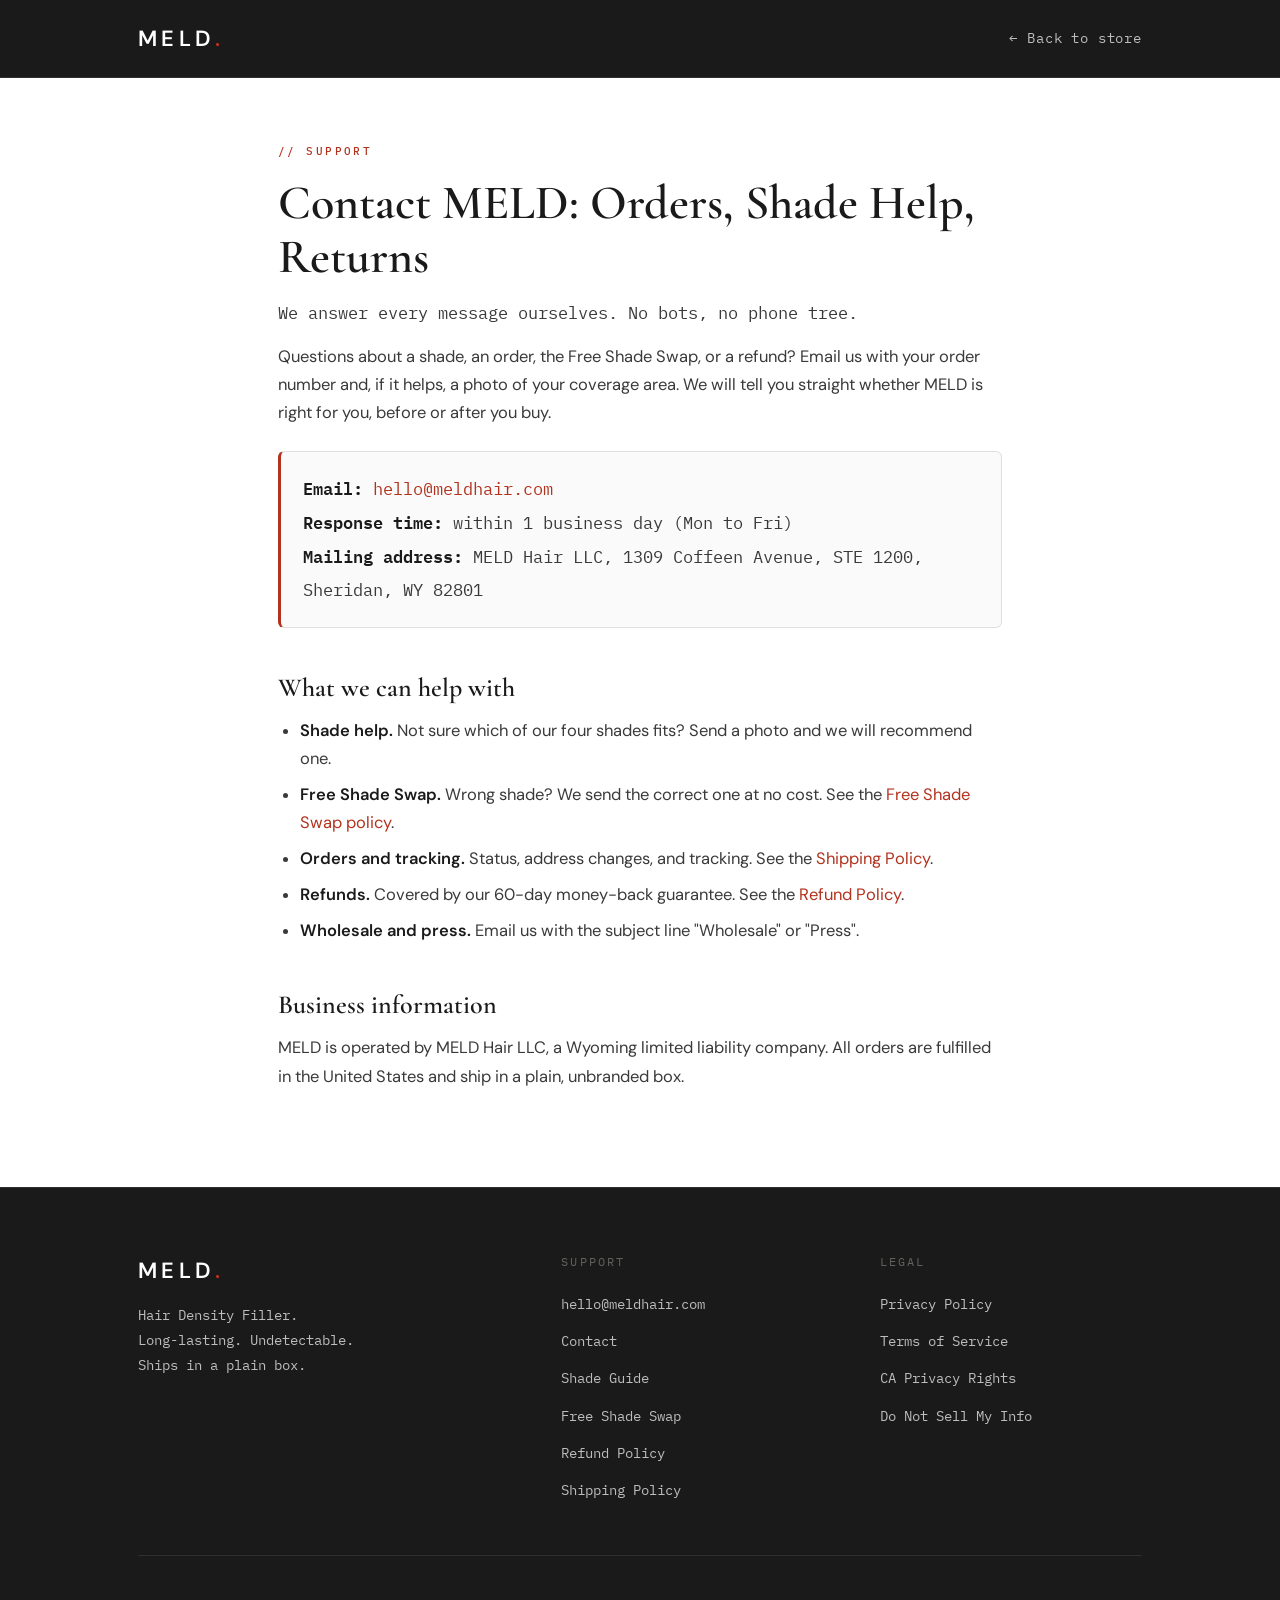
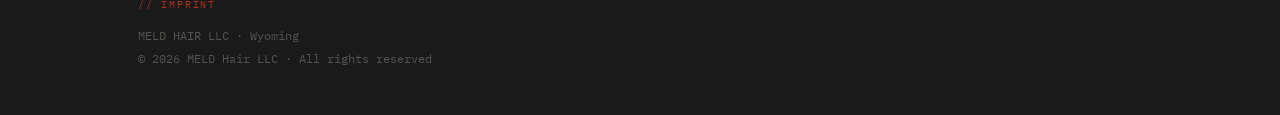
<file: contact.html>
<!DOCTYPE html>
<html lang="en">
<head>
  <meta charset="UTF-8">
  <meta name="viewport" content="width=device-width, initial-scale=1.0">
  <link rel="icon" href="/favicon.ico" sizes="any">
  <link rel="icon" type="image/svg+xml" href="/favicon.svg">
  <link rel="icon" type="image/png" sizes="32x32" href="/favicon-32x32.png">
  <link rel="icon" type="image/png" sizes="16x16" href="/favicon-16x16.png">
  <link rel="apple-touch-icon" sizes="180x180" href="/apple-touch-icon.png">
  <link rel="manifest" href="/site.webmanifest">
  <meta name="theme-color" content="#1A1A1A">
  <meta name="robots" content="index, follow">
  <title>Contact MELD | Orders, Shade Swaps, Refunds</title>
  <meta name="description" content="Reach MELD support. Email hello@meldhair.com for orders, shade help, the Free Shade Swap, and refunds. MELD Hair LLC, Wyoming.">
  <link rel="canonical" href="https://meldhair.com/contact">
  <link rel="preconnect" href="https://fonts.googleapis.com">
  <link rel="preconnect" href="https://fonts.gstatic.com" crossorigin>
  <link href="https://fonts.googleapis.com/css2?family=Cormorant+Garamond:wght@400;500;600;700&family=IBM+Plex+Mono:wght@300;400;500;600&family=DM+Sans:opsz,wght@9..40,300;9..40,400;9..40,500;9..40,600&display=swap" rel="stylesheet">
  <link rel="stylesheet" href="/policies.css">
  <script src="/consent.js" defer></script>
  <script src="/meta-pixel.js" defer></script>
</head>
<body>
  <header class="policy-header">
    <div class="policy-header-inner">
      <a href="/" class="policy-wordmark" aria-label="MELD home">MELD<span class="policy-wordmark-dot">.</span></a>
      <a href="/" class="policy-back">&larr; Back to store</a>
    </div>
  </header>

  <main class="policy-wrap">
    <span class="policy-kicker">// Support</span>
    <h1>Contact MELD: Orders, Shade Help, Returns</h1>
    <p class="policy-updated">We answer every message ourselves. No bots, no phone tree.</p>

    <p>Questions about a shade, an order, the Free Shade Swap, or a refund? Email us with your order number and, if it helps, a photo of your coverage area. We will tell you straight whether MELD is right for you, before or after you buy.</p>

    <div class="policy-callout">
      <p class="policy-contact-line">
        <strong>Email:</strong> <a href="mailto:hello@meldhair.com">hello@meldhair.com</a><br>
        <strong>Response time:</strong> within 1 business day (Mon to Fri)<br>
        <strong>Mailing address:</strong> MELD Hair LLC, 1309 Coffeen Avenue, STE 1200, Sheridan, WY 82801
      </p>
    </div>

    <h2>What we can help with</h2>
    <ul>
      <li><strong>Shade help.</strong> Not sure which of our four shades fits? Send a photo and we will recommend one.</li>
      <li><strong>Free Shade Swap.</strong> Wrong shade? We send the correct one at no cost. See the <a href="/refund-policy#shade-swap">Free Shade Swap policy</a>.</li>
      <li><strong>Orders and tracking.</strong> Status, address changes, and tracking. See the <a href="/shipping-policy">Shipping Policy</a>.</li>
      <li><strong>Refunds.</strong> Covered by our 60-day money-back guarantee. See the <a href="/refund-policy">Refund Policy</a>.</li>
      <li><strong>Wholesale and press.</strong> Email us with the subject line "Wholesale" or "Press".</li>
    </ul>

    <h2>Business information</h2>
    <p>MELD is operated by MELD Hair LLC, a Wyoming limited liability company. All orders are fulfilled in the United States and ship in a plain, unbranded box.</p>
  </main>

  <footer class="site-footer">
    <div class="footer-inner">
      <div class="footer-top">
        <div>
          <p class="footer-wordmark">MELD<span class="footer-wordmark-dot">.</span></p>
          <p class="footer-tagline">Hair Density Filler.<br>Long-lasting. Undetectable.<br>Ships in a plain box.</p>
        </div>
        <div>
          <p class="footer-col-head">Support</p>
          <ul class="footer-links">
            <li><a href="mailto:hello@meldhair.com">hello@meldhair.com</a></li>
            <li><a href="/contact">Contact</a></li>
            <li><a href="/#order">Shade Guide</a></li>
            <li><a href="/refund-policy#shade-swap">Free Shade Swap</a></li>
            <li><a href="/refund-policy">Refund Policy</a></li>
            <li><a href="/shipping-policy">Shipping Policy</a></li>
          </ul>
        </div>
        <div>
          <p class="footer-col-head">Legal</p>
          <ul class="footer-links">
            <li><a href="/privacy">Privacy Policy</a></li>
            <li><a href="/terms">Terms of Service</a></li>
            <li><a href="/privacy#ca-privacy-rights">CA Privacy Rights</a></li>
            <li><a href="/privacy#do-not-sell">Do Not Sell My Info</a></li>
          </ul>
        </div>
      </div>
      <div class="footer-bottom">
        <div>
          <p class="footer-imprint-code">// Imprint</p>
          <p class="footer-imprint">
            MELD HAIR LLC · Wyoming<br>
            © 2026 MELD Hair LLC · All rights reserved
          </p>
        </div>
      </div>
    </div>
  </footer>
</body>
</html>
</file>
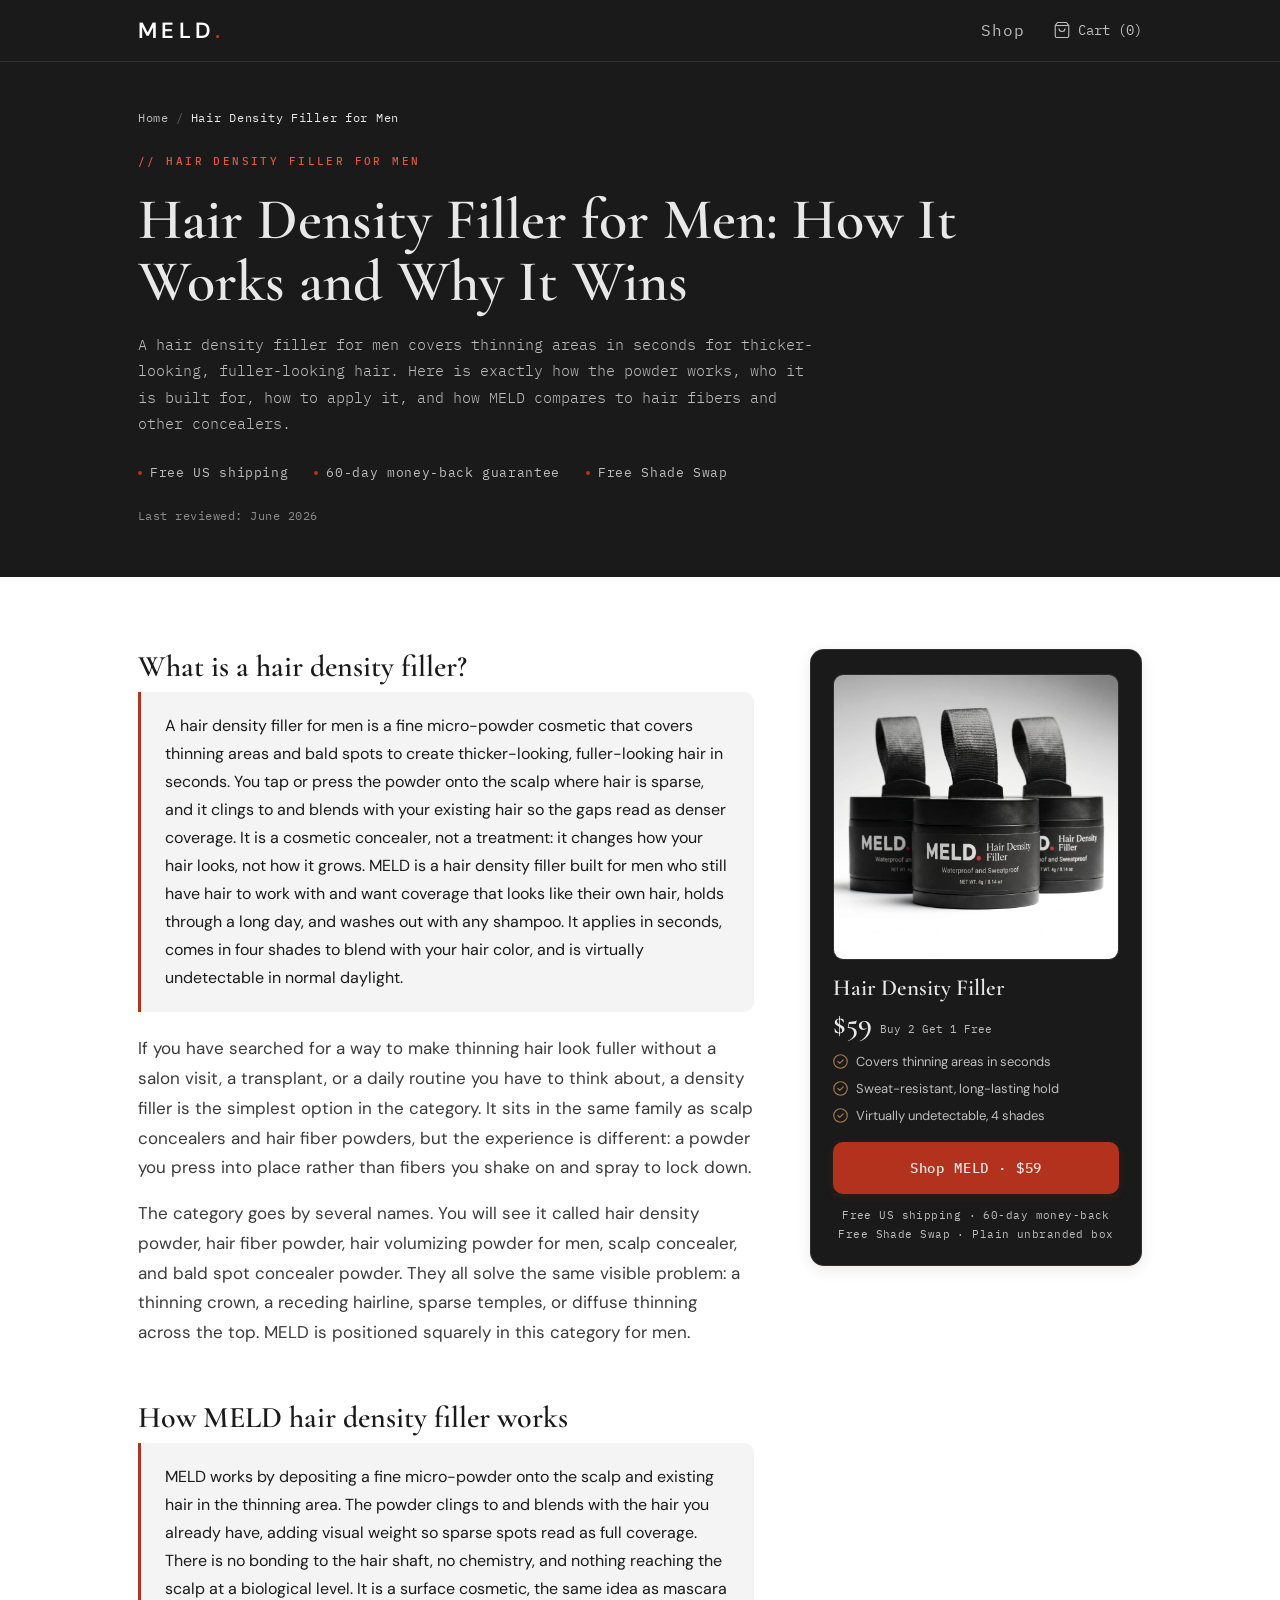
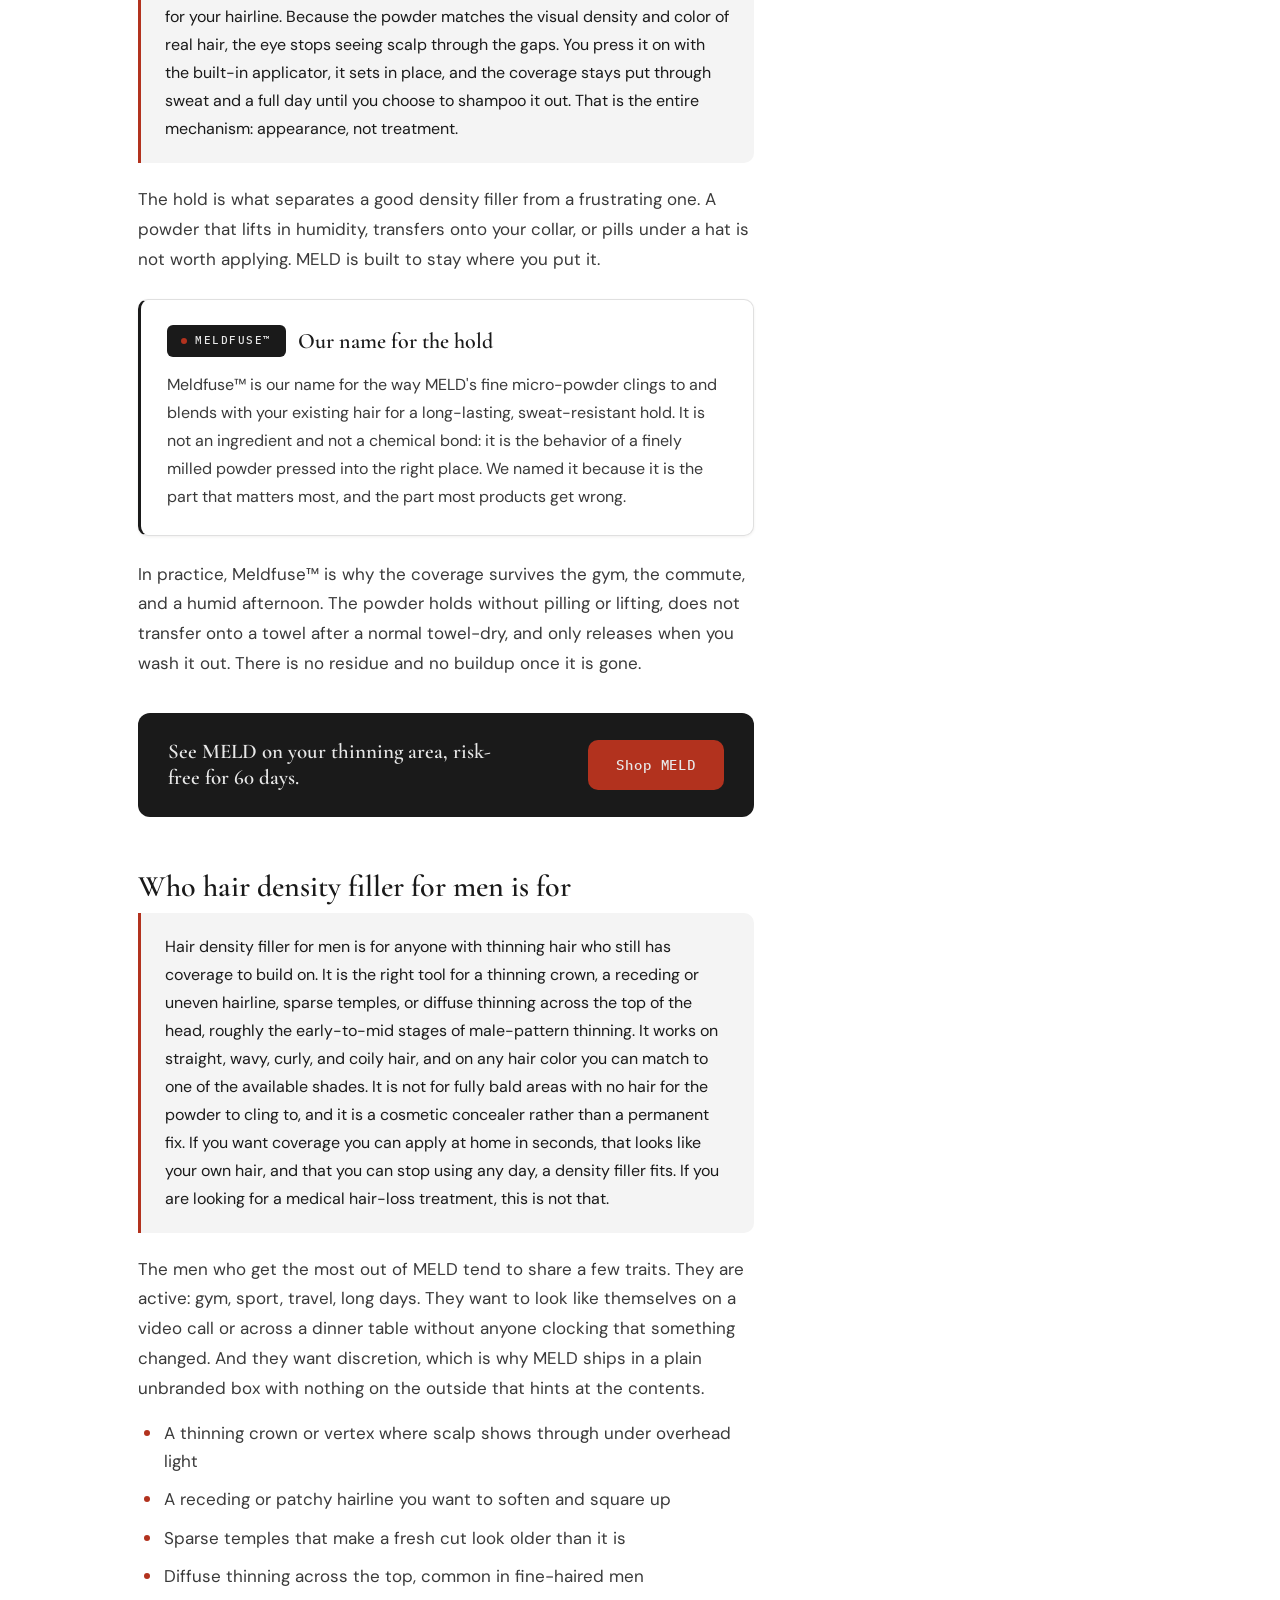
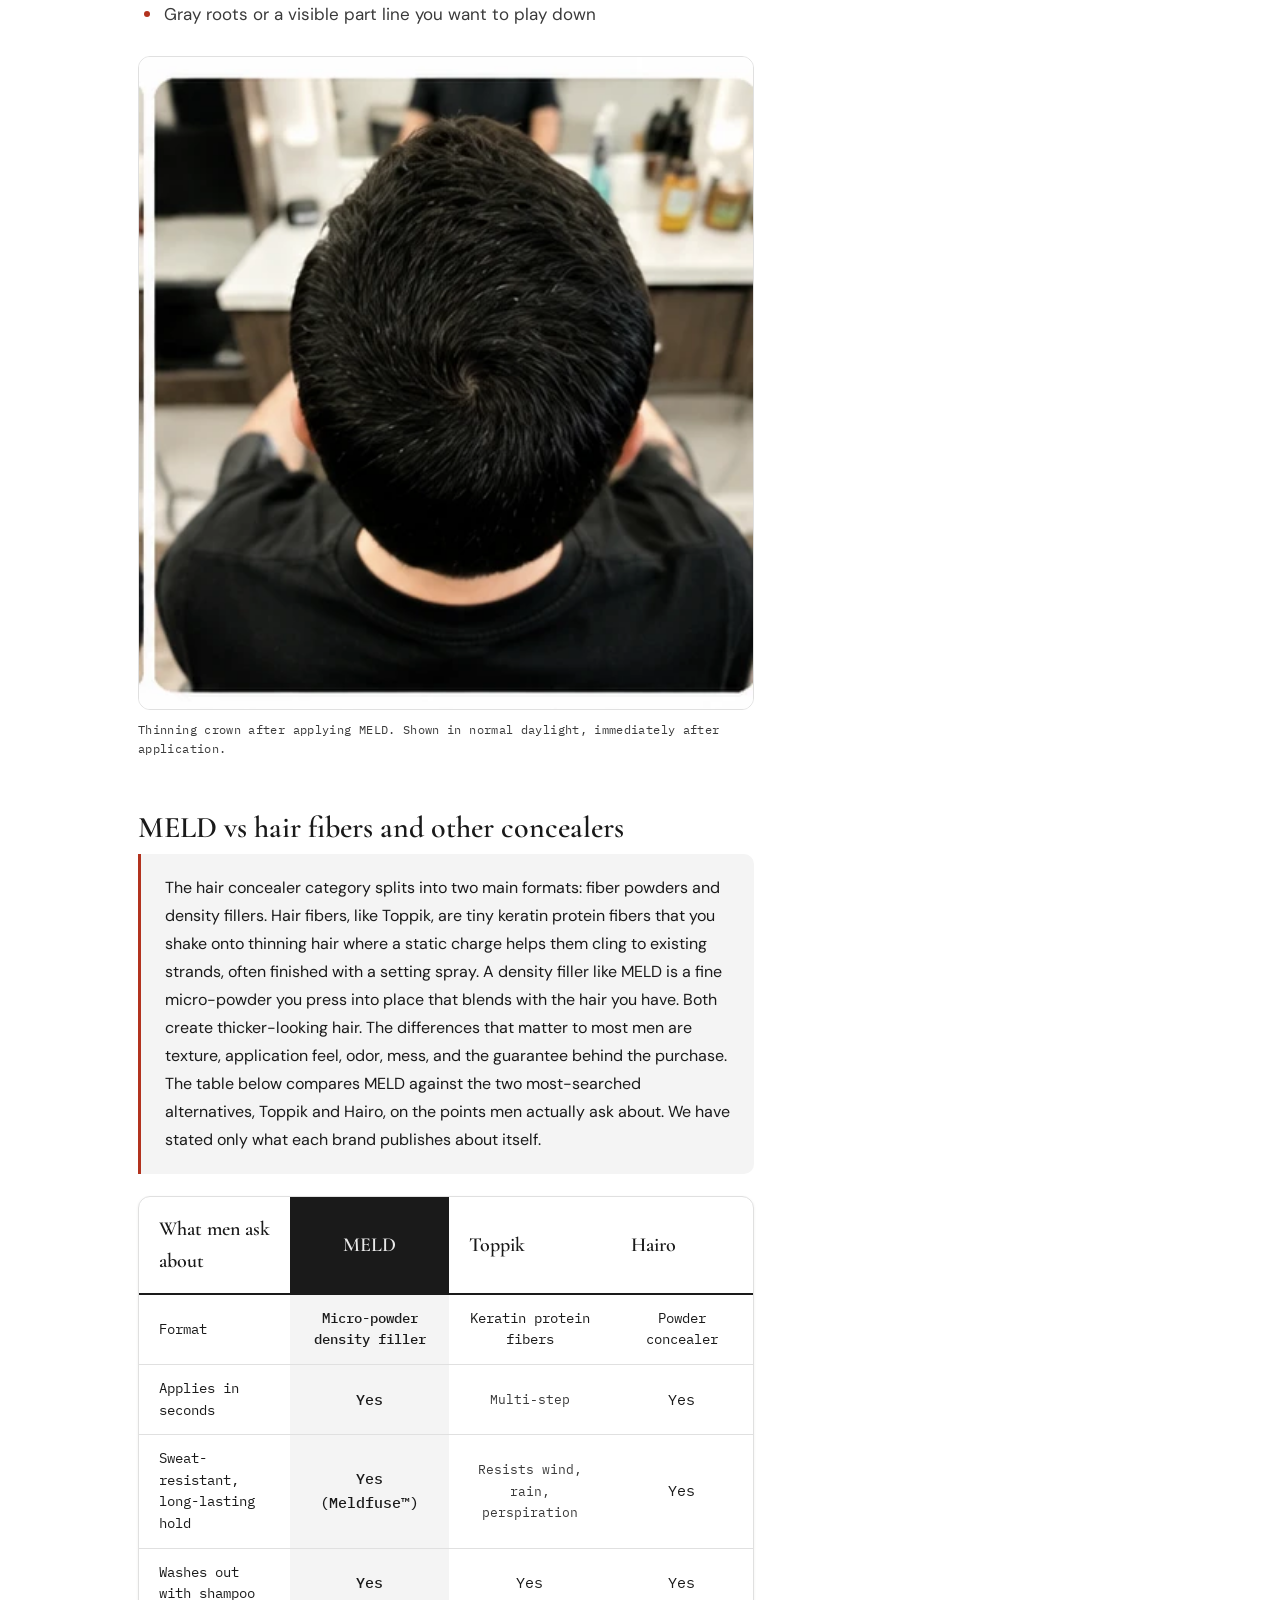
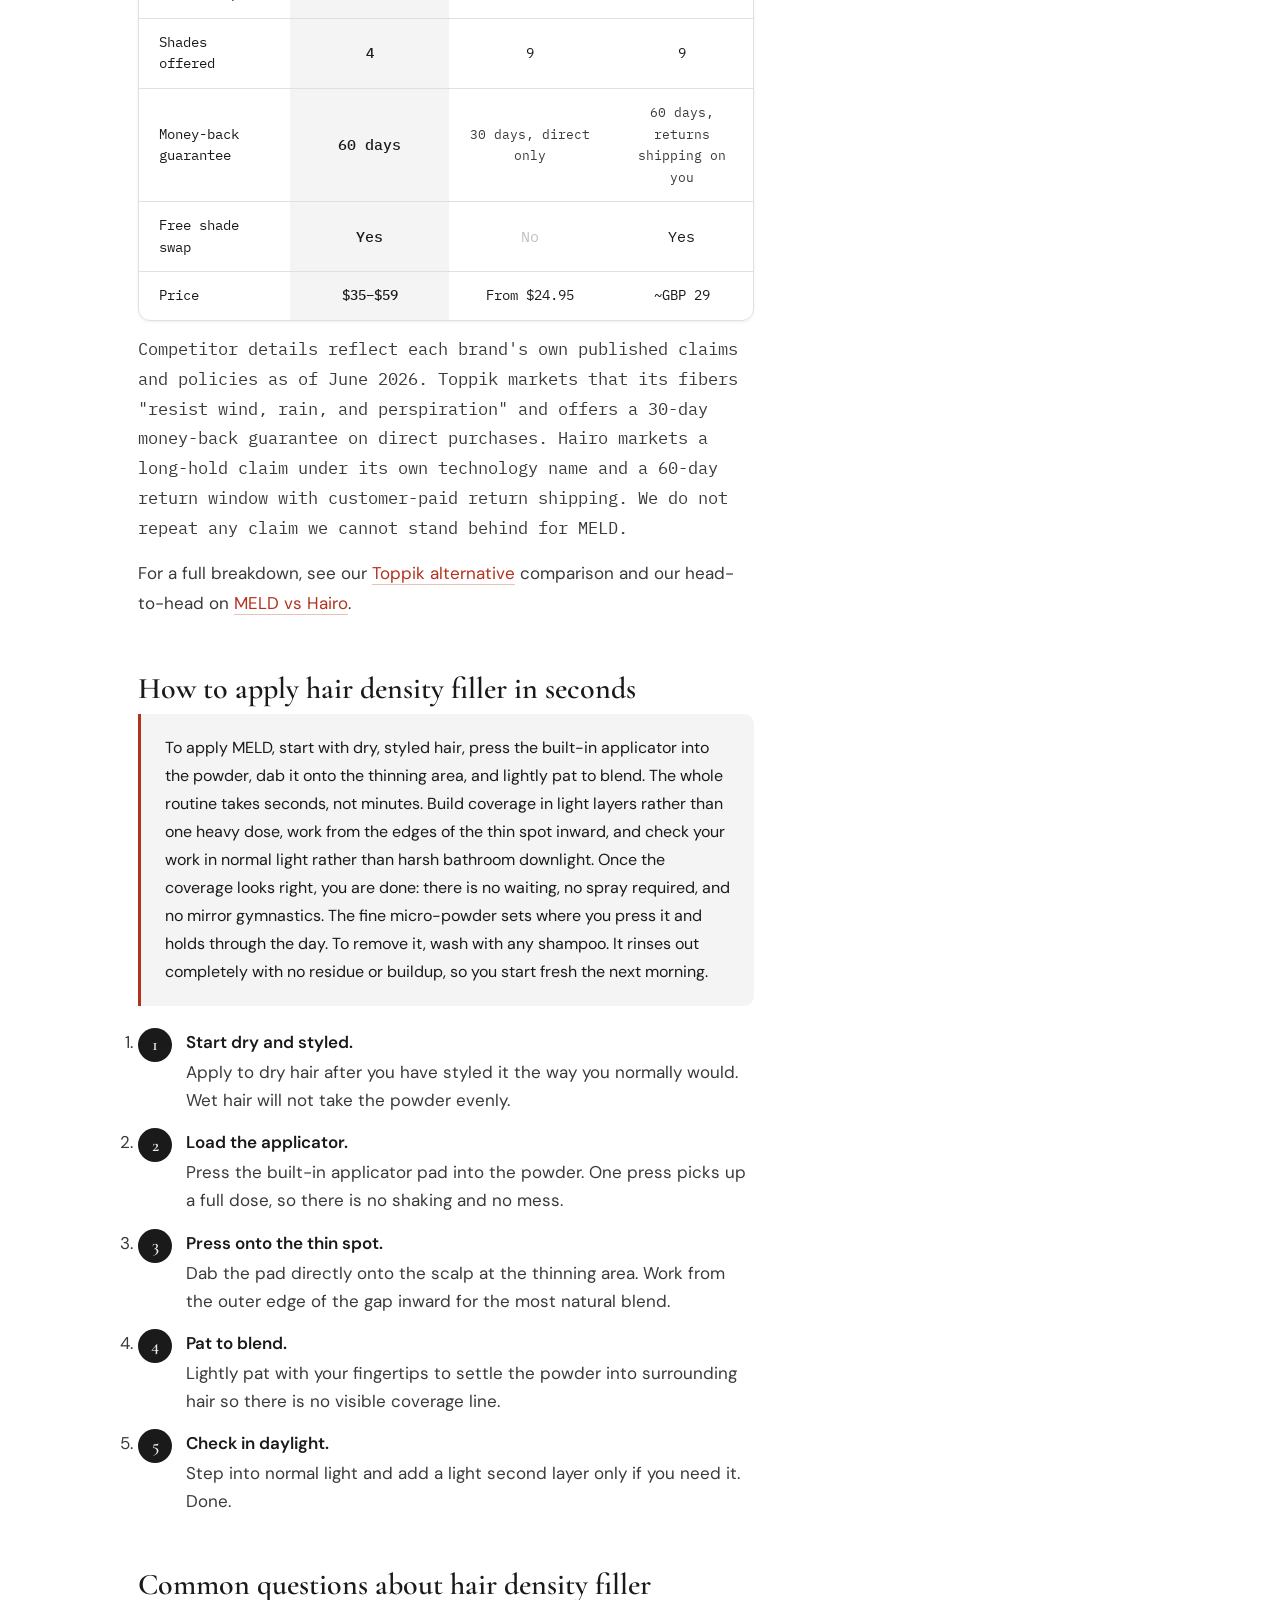
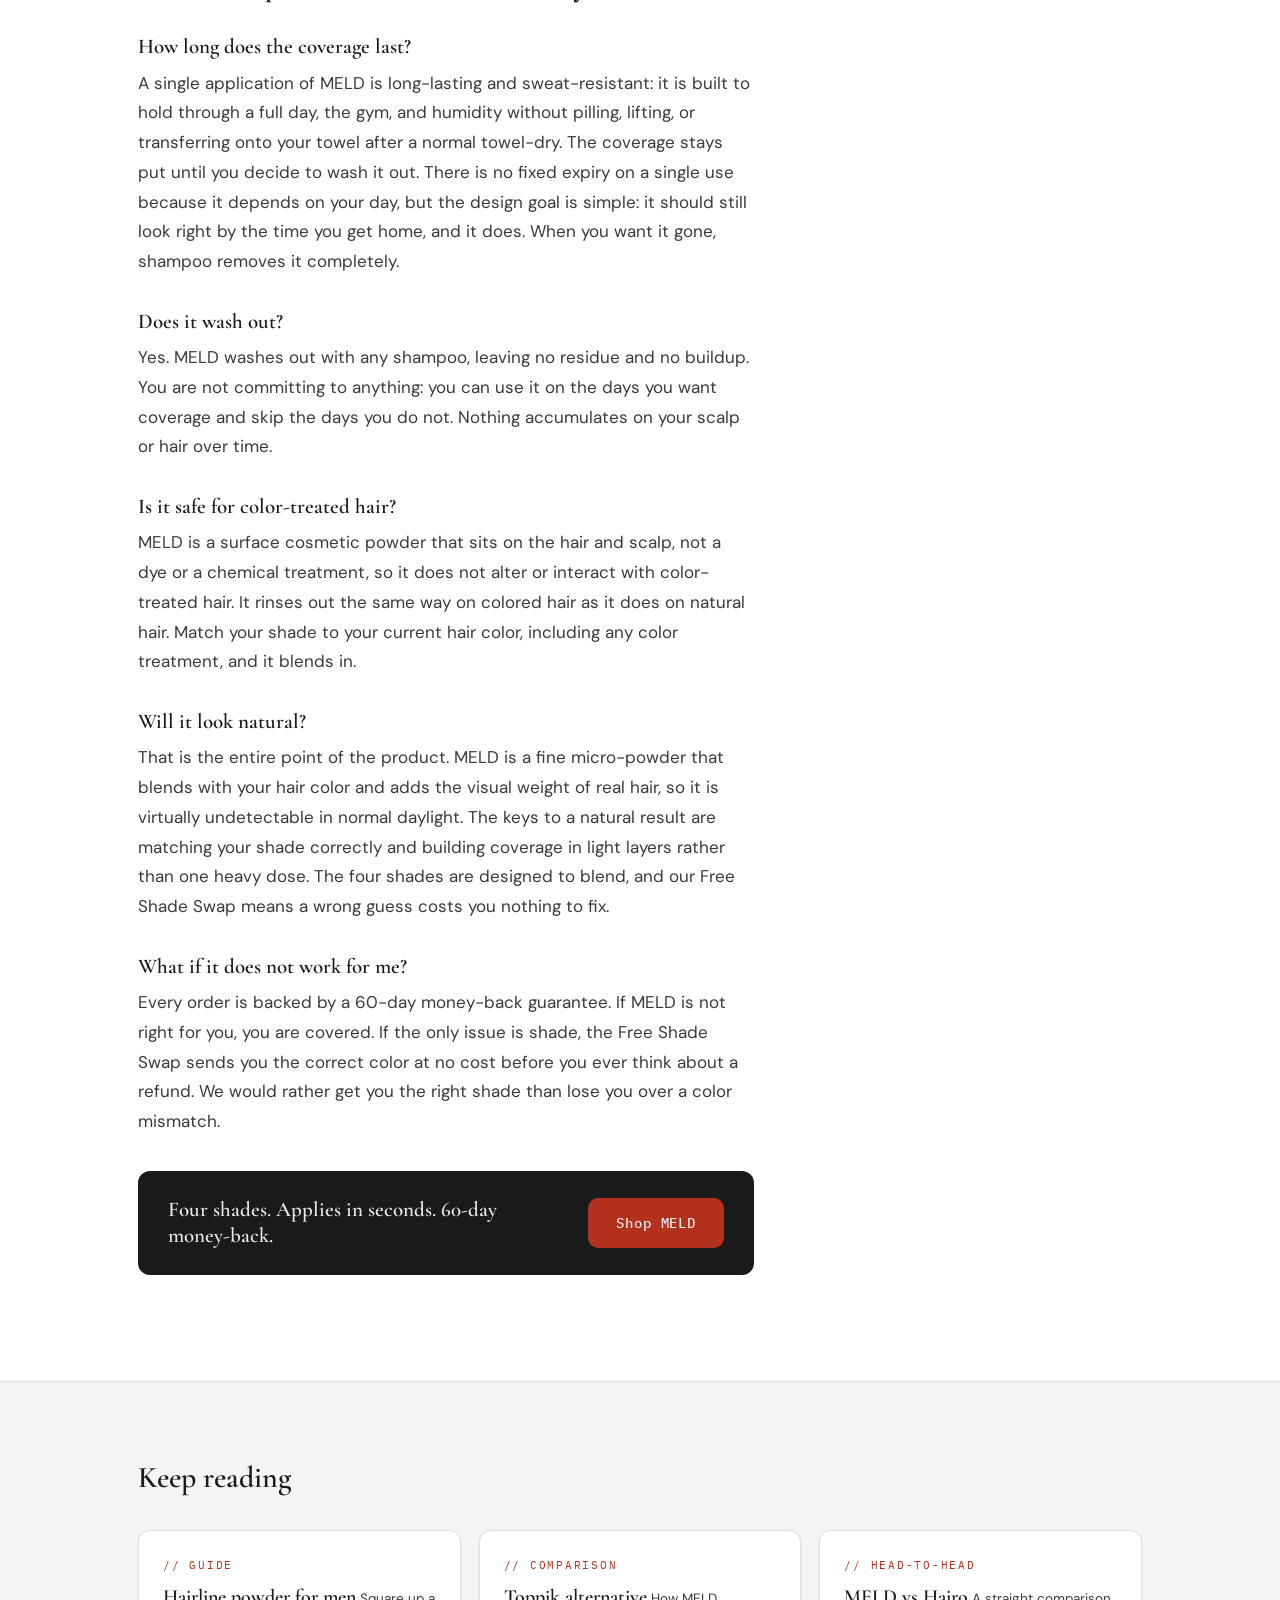
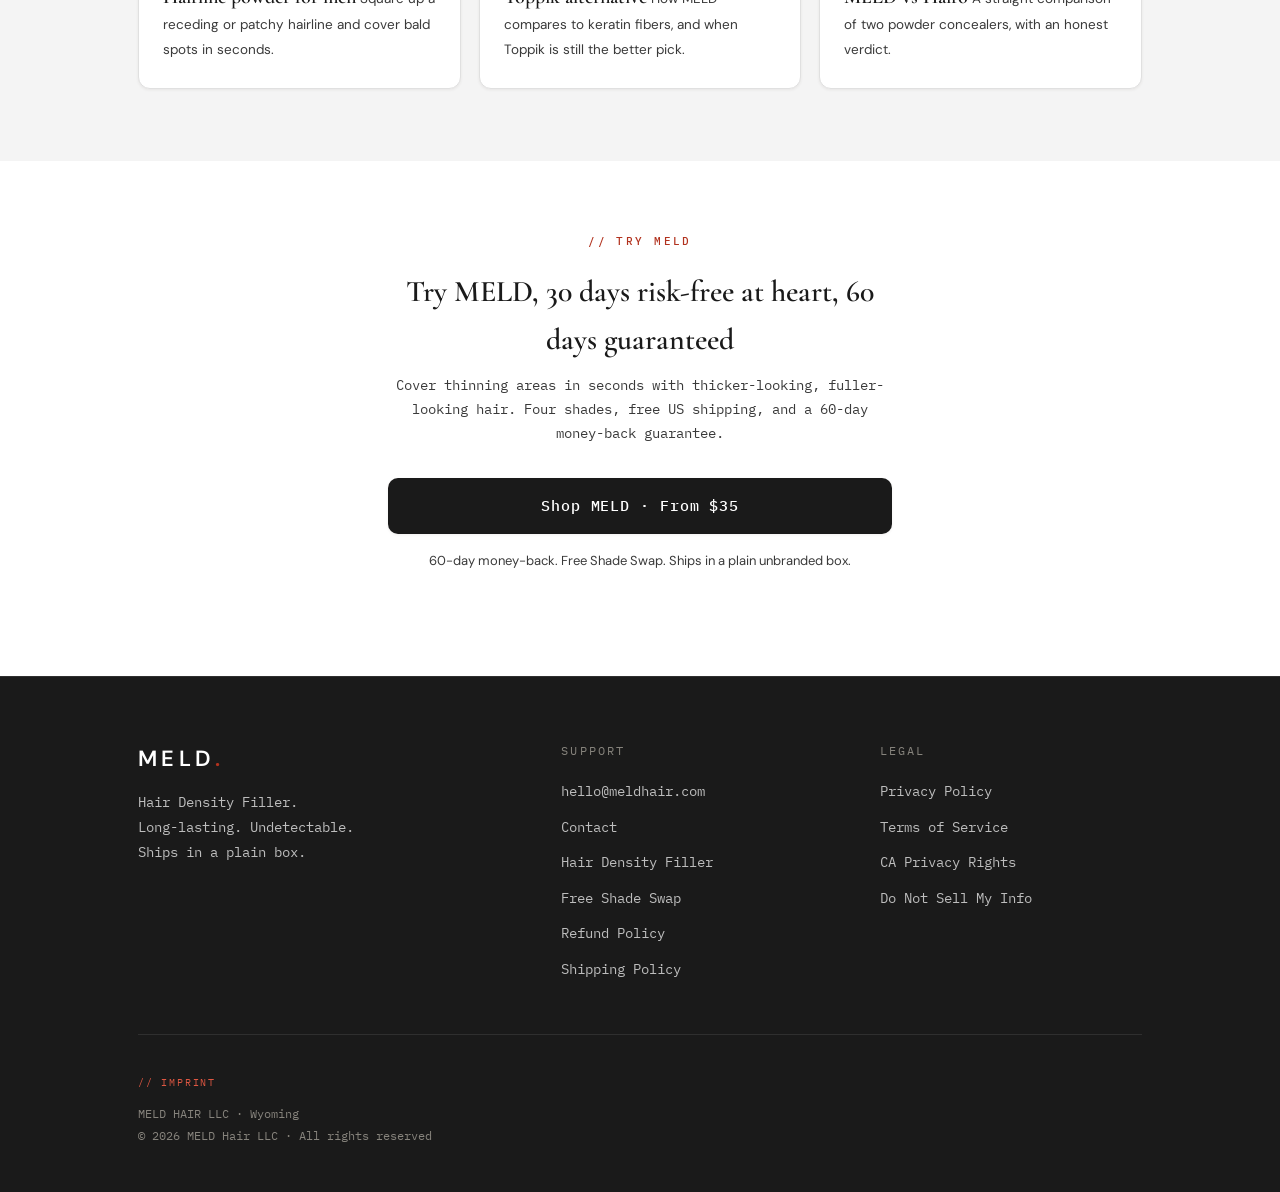
<file: hair-density-filler-for-men.html>
<!DOCTYPE html>

<html lang="en">
<head>
<meta charset="utf-8"/>
<meta content="width=device-width, initial-scale=1.0" name="viewport"/>
<link href="/favicon.ico" rel="icon" sizes="any"/>
<link href="/favicon.svg" rel="icon" type="image/svg+xml"/>
<link href="/favicon-32x32.png" rel="icon" sizes="32x32" type="image/png"/>
<link href="/favicon-16x16.png" rel="icon" sizes="16x16" type="image/png"/>
<link href="/apple-touch-icon.png" rel="apple-touch-icon" sizes="180x180"/>
<link href="/site.webmanifest" rel="manifest"/>
<meta content="#1A1A1A" name="theme-color"/>
<meta content="index, follow" name="robots"/>
<title>Hair Density Filler for Men: How It Works + Why It Wins | MELD</title>
<meta content="A hair density filler for men covers thinning areas in seconds for thicker-looking, fuller-looking hair. See how MELD's Meldfuse hold works, who it is for, and how it compares." name="description"/>
<meta content="Hair Density Filler for Men: How It Works + Why It Wins | MELD" property="og:title"/>
<meta content="A hair density filler for men covers thinning areas in seconds for thicker-looking, fuller-looking hair. See how MELD's Meldfuse hold works and how to apply it." property="og:description"/>
<meta content="https://meldhair.com/images/og-image.webp" property="og:image"/>
<meta content="article" property="og:type"/>
<meta content="https://meldhair.com/hair-density-filler-for-men" property="og:url"/>
<link href="https://meldhair.com/hair-density-filler-for-men" rel="canonical"/>
<meta content="summary_large_image" name="twitter:card"/>
<meta content="https://meldhair.com/images/og-image.webp" name="twitter:image"/>
<link href="https://fonts.googleapis.com" rel="preconnect"/>
<link crossorigin="" href="https://fonts.gstatic.com" rel="preconnect"/>
<link href="https://fonts.googleapis.com/css2?family=Cormorant+Garamond:ital,wght@0,400;0,500;0,600;0,700;1,400;1,600&amp;family=IBM+Plex+Mono:wght@300;400;500;600&amp;family=DM+Sans:ital,opsz,wght@0,9..40,300;0,9..40,400;0,9..40,500;1,9..40,400&amp;display=swap" rel="stylesheet"/>
<script defer="" src="/consent.js"></script>
<script defer="" src="/meta-pixel.js"></script>
<style>
    /* ============================================================
       DESIGN TOKENS - v2.1 ARCHIVE (matches index.html exactly)
    ============================================================ */
    :root {
      --ink:#1A1A1A; --paper:#E8E8E8; --paper-dim:#BDBDBD;
      --hairline:rgba(232,232,232,0.10);
      --body-bg:#FFFFFF; --body-bg-alt:#F4F4F4; --body-fg:#1A1A1A; --body-fg-2:#3A3A3A; --body-border:#E0E0E0;
      --red:#B2321E; --brass:#A07646;
      --fs-nav:16px; --fs-body:17px; --fs-body-sm:15px; --fs-h3:22px; --fs-h2:30px;
      --fs-h1:clamp(38px,5.4vw,58px); --fs-caption:14px;
      --font-display:'Cormorant Garamond',Georgia,serif;
      --font-mono:'IBM Plex Mono','Courier New',monospace;
      --font-body:'DM Sans',system-ui,sans-serif;
      --container:1100px; --section-v:72px;
      --radius-sm:6px; --radius-md:10px; --radius-lg:12px; --radius-xl:14px;
      --shadow-sm:0 1px 3px rgba(60,44,28,0.07); --shadow-md:0 4px 14px rgba(60,44,28,0.10); --shadow-lift:0 8px 22px rgba(60,44,28,0.14);
      --ease-quick:0.15s ease; --ease-soft:0.22s ease;
    }
    *,*::before,*::after{box-sizing:border-box;margin:0;padding:0;}
    html{font-size:16px;scroll-behavior:smooth;}
    body{font-family:var(--font-body);font-weight:400;color:var(--body-fg);background:var(--body-bg);-webkit-font-smoothing:antialiased;overflow-x:hidden;line-height:1.6;}
    img{max-width:100%;height:auto;display:block;}
    a{text-decoration:none;color:inherit;}
    button{cursor:pointer;border:none;background:none;font-family:inherit;}
    ul{list-style:none;}
    .container{max-width:var(--container);margin:0 auto;padding:0 48px;}
    .cg{font-family:'Cormorant Garamond',Georgia,serif;}
    .mono{font-family:'IBM Plex Mono',monospace;}

    /* ===== NAV (matches index.html) ===== */
    .site-nav{position:fixed;top:0;left:0;right:0;z-index:100;height:62px;background:var(--ink);border-bottom:1px solid var(--hairline);}
    .nav-inner{max-width:var(--container);margin:0 auto;padding:0 48px;height:100%;display:flex;align-items:center;justify-content:space-between;}
    .nav-wordmark{font-family:'DM Sans',system-ui,sans-serif;font-weight:600;font-size:22px;letter-spacing:0.20em;color:#FFFFFF;text-transform:uppercase;}
    .nav-wordmark-dot{color:var(--red);letter-spacing:0;margin-left:-0.05em;}
    .nav-right{display:flex;align-items:center;gap:28px;}
    .nav-link{font-family:var(--font-mono);font-size:var(--fs-nav);color:var(--paper-dim);letter-spacing:0.06em;transition:color .15s;}
    .nav-link:hover{color:var(--paper);}
    .nav-cart{display:flex;align-items:center;gap:7px;font-family:var(--font-mono);font-size:14px;color:var(--paper-dim);transition:color .15s;}
    .nav-cart:hover{color:var(--paper);}
    .nav-cart svg{width:18px;height:18px;stroke:currentColor;fill:none;stroke-width:1.5;}

    /* ===== ARTICLE HERO - dark chrome ===== */
    .article-hero{background:var(--ink);padding-top:62px;}
    .article-hero-inner{max-width:var(--container);margin:0 auto;padding:46px 48px 52px;}
    .breadcrumbs{font-family:var(--font-mono);font-size:12px;letter-spacing:0.06em;color:var(--paper-dim);margin-bottom:26px;display:flex;flex-wrap:wrap;gap:7px;align-items:center;}
    .breadcrumbs a{color:var(--paper-dim);transition:color .15s;}
    .breadcrumbs a:hover{color:var(--paper);}
    .breadcrumbs span.sep{opacity:0.45;}
    .breadcrumbs span.current{color:var(--paper);}
    .hero-eyebrow{display:block;font-family:var(--font-mono);font-size:11px;font-weight:500;letter-spacing:0.22em;text-transform:uppercase;color:#DF5742;margin-bottom:18px;}
    .article-h1{font-family:var(--font-display);font-weight:600;font-size:var(--fs-h1);line-height:1.08;color:var(--paper);max-width:880px;margin-bottom:18px;}
    .article-deck{font-family:var(--font-mono);font-size:15px;font-weight:300;line-height:1.75;color:var(--paper-dim);max-width:680px;margin-bottom:26px;}
    .hero-trust-strip{display:flex;flex-wrap:wrap;gap:14px 26px;align-items:center;}
    .hts-item{display:flex;align-items:center;gap:8px;font-family:var(--font-mono);font-size:13px;letter-spacing:0.05em;color:var(--paper-dim);}
    .hts-stars{display:flex;gap:2px;}
    .hts-stars svg{width:15px;height:15px;fill:var(--brass);}
    .hts-dot{width:4px;height:4px;background:var(--red);border-radius:50%;flex-shrink:0;}
    .last-reviewed{font-family:var(--font-mono);font-size:12px;color:var(--paper-dim);opacity:0.7;margin-top:22px;letter-spacing:0.04em;}

    /* ===== LAYOUT: content + sticky buy card ===== */
    .article-layout{max-width:var(--container);margin:0 auto;padding:var(--section-v) 48px;display:grid;grid-template-columns:minmax(0,1fr) 332px;gap:56px;align-items:start;}
    .article-body{min-width:0;}
    .article-rail{position:sticky;top:86px;}

    /* ===== ARTICLE TYPOGRAPHY ===== */
    .article-body h2{font-family:var(--font-display);font-weight:600;font-size:var(--fs-h2);line-height:1.18;color:var(--body-fg);margin:52px 0 8px;scroll-margin-top:84px;}
    .article-body h2:first-child{margin-top:0;}
    .article-body h3{font-family:var(--font-display);font-weight:600;font-size:21px;line-height:1.25;color:var(--body-fg);margin:32px 0 8px;}
    .article-body p{font-size:var(--fs-body);color:var(--body-fg-2);line-height:1.75;margin-bottom:16px;}
    .article-body p strong, .article-body li strong{color:var(--body-fg);font-weight:600;}
    .article-body a.inline-link{color:var(--red);border-bottom:1px solid rgba(178,50,30,0.3);transition:border-color .15s;}
    .article-body a.inline-link:hover{border-color:var(--red);}
    .article-body ul.bullets{margin:0 0 20px;display:flex;flex-direction:column;gap:10px;}
    .article-body ul.bullets li{position:relative;padding-left:26px;font-size:var(--fs-body);color:var(--body-fg-2);line-height:1.65;}
    .article-body ul.bullets li::before{content:'';position:absolute;left:6px;top:11px;width:6px;height:6px;background:var(--red);border-radius:50%;}
    .article-body ol.steps{margin:6px 0 22px;counter-reset:step;display:flex;flex-direction:column;gap:14px;}
    .article-body ol.steps li{position:relative;padding-left:48px;font-size:var(--fs-body);color:var(--body-fg-2);line-height:1.65;counter-increment:step;min-height:34px;}
    .article-body ol.steps li::before{content:counter(step);position:absolute;left:0;top:0;width:34px;height:34px;border-radius:50%;background:var(--ink);color:var(--paper);font-family:var(--font-display);font-weight:600;font-size:18px;display:flex;align-items:center;justify-content:center;}
    .article-body ol.steps li strong{display:block;color:var(--body-fg);font-weight:600;margin-bottom:2px;}

    /* GEO answer passage */
    .answer-passage{border-left:3px solid var(--red);background:var(--body-bg-alt);border-radius:0 var(--radius-md) var(--radius-md) 0;padding:20px 24px;margin:6px 0 22px;}
    .answer-passage p{font-size:16px;color:var(--body-fg);line-height:1.75;margin-bottom:0;}
    .answer-passage p + p{margin-top:12px;}

    /* Callout */
    .callout{border:1px solid var(--body-border);border-radius:var(--radius-md);padding:22px 24px;margin:24px 0;background:#FAFAFA;}
    .callout .callout-label{font-family:var(--font-mono);font-size:11px;letter-spacing:0.16em;text-transform:uppercase;color:var(--red);margin-bottom:8px;display:block;}
    .callout p{margin-bottom:0;font-size:15.5px;}

    /* Inline image */
    .article-figure{margin:28px 0;}
    .article-figure img{width:100%;border-radius:var(--radius-lg);border:1px solid var(--body-border);}
    .article-figure figcaption{font-family:var(--font-mono);font-size:12px;color:var(--body-fg-2);margin-top:10px;letter-spacing:0.03em;}

    /* Meldfuse badge */
    .meldfuse-badge{display:inline-flex;align-items:center;gap:8px;font-family:var(--font-mono);font-size:11px;font-weight:500;letter-spacing:0.14em;text-transform:uppercase;color:var(--paper);background:var(--ink);padding:7px 14px;border-radius:var(--radius-sm);}
    .meldfuse-badge .mf-dot{width:6px;height:6px;border-radius:50%;background:var(--red);flex-shrink:0;}
    .meldfuse-card{border:1px solid var(--body-border);border-left:3px solid var(--ink);border-radius:var(--radius-md);padding:24px 26px;margin:24px 0;background:#FFFFFF;box-shadow:var(--shadow-sm);}
    .meldfuse-card .mf-head{display:flex;align-items:center;gap:12px;margin-bottom:12px;flex-wrap:wrap;}
    .meldfuse-card .mf-title{font-family:var(--font-display);font-size:22px;font-weight:600;color:var(--body-fg);}
    .meldfuse-card p{margin-bottom:0;font-size:16px;}

    /* Inline CTA */
    .inline-cta{display:flex;flex-wrap:wrap;align-items:center;justify-content:space-between;gap:18px;background:var(--ink);border-radius:var(--radius-lg);padding:26px 30px;margin:34px 0;}
    .inline-cta-copy{font-family:var(--font-display);font-size:21px;font-weight:600;color:var(--paper);line-height:1.25;max-width:60%;}
    .inline-cta a{display:inline-flex;align-items:center;justify-content:center;height:50px;padding:0 28px;background:var(--red);color:var(--paper);font-family:var(--font-mono);font-size:14px;font-weight:500;letter-spacing:0.06em;border-radius:var(--radius-md);transition:background var(--ease-quick),transform var(--ease-quick);white-space:nowrap;}
    .inline-cta a:hover{background:#991e10;transform:translateY(-1px);}

    /* Comparison table */
    .compare-wrap{overflow-x:auto;border:1px solid var(--body-border);border-radius:var(--radius-lg);box-shadow:var(--shadow-sm);margin:8px 0 14px;}
    .compare-table{width:100%;border-collapse:collapse;min-width:560px;}
    .compare-table thead th{font-family:var(--font-display);font-size:20px;font-weight:600;color:var(--body-fg);padding:16px 20px;text-align:left;border-bottom:2px solid var(--body-fg);}
    .compare-table thead th.meld-col{background:var(--ink);color:var(--paper);text-align:center;border-bottom:2px solid var(--ink);}
    .compare-table tbody td{font-family:var(--font-mono);font-size:13.5px;color:var(--body-fg);padding:13px 20px;border-bottom:1px solid var(--body-border);vertical-align:middle;}
    .compare-table tbody td.meld-col{background:var(--body-bg-alt);text-align:center;font-weight:500;}
    .compare-table tbody td:not(:first-child):not(.meld-col){text-align:center;}
    .compare-table tbody tr:last-child td{border-bottom:none;}
    .cy{color:var(--body-fg);font-size:15px;}
    .cn{color:#C4BFB8;font-size:15px;}
    .cp{font-size:12.5px;color:var(--body-fg-2);}
    .table-note{font-family:var(--font-mono);font-size:11.5px;color:var(--body-fg-2);line-height:1.6;margin:0 0 22px;}

    /* Quote card */
    .quote-card{border:1px solid var(--body-border);border-radius:var(--radius-lg);padding:24px 26px;margin:22px 0;background:var(--body-bg-alt);}
    .quote-card .qc-stars{display:flex;gap:3px;margin-bottom:10px;}
    .quote-card .qc-stars svg{width:14px;height:14px;fill:var(--brass);}
    .quote-card blockquote{font-family:var(--font-display);font-size:19px;font-style:italic;font-weight:400;color:var(--body-fg);line-height:1.45;margin-bottom:10px;}
    .quote-card .qc-name{font-family:var(--font-mono);font-size:12px;letter-spacing:0.08em;color:var(--body-fg-2);}

    /* ===== STICKY BUY CARD (desktop rail) ===== */
    .buy-card{background:var(--ink);border:1px solid var(--hairline);border-radius:var(--radius-xl);padding:24px 22px 22px;box-shadow:var(--shadow-md);}
    .buy-card .bc-img{width:100%;aspect-ratio:1/1;object-fit:cover;border-radius:var(--radius-md);margin-bottom:16px;border:1px solid var(--hairline);}
    .buy-card .bc-stars{display:flex;align-items:center;gap:8px;margin-bottom:10px;}
    .buy-card .bc-stars .row{display:flex;gap:2px;}
    .buy-card .bc-stars svg{width:14px;height:14px;fill:var(--brass);}
    .buy-card .bc-stars span{font-family:var(--font-mono);font-size:12px;color:var(--paper-dim);letter-spacing:0.08em;}
    .buy-card .bc-title{font-family:var(--font-display);font-size:23px;font-weight:600;color:var(--paper);line-height:1.1;margin-bottom:8px;}
    .buy-card .bc-price-row{display:flex;align-items:baseline;gap:8px;margin-bottom:14px;}
    .buy-card .bc-price{font-family:var(--font-display);font-size:30px;font-weight:600;color:var(--paper);line-height:1;}
    .buy-card .bc-per{font-family:var(--font-mono);font-size:11px;color:var(--paper-dim);}
    .buy-card .bc-was{font-family:var(--font-mono);font-size:12px;color:var(--paper-dim);text-decoration:line-through;}
    .buy-card .bc-bullets{display:flex;flex-direction:column;gap:8px;margin-bottom:16px;}
    .buy-card .bc-bullets li{display:flex;align-items:flex-start;gap:8px;font-family:var(--font-body);font-size:13px;color:var(--paper-dim);line-height:1.45;}
    .buy-card .bc-bullets svg{width:15px;height:15px;flex-shrink:0;margin-top:1px;stroke:var(--brass);fill:none;stroke-width:1.6;}
    .buy-card .bc-cta{display:flex;align-items:center;justify-content:center;gap:10px;height:52px;width:100%;background:var(--red);color:var(--paper);font-family:var(--font-mono);font-size:14px;font-weight:500;letter-spacing:0.06em;border-radius:var(--radius-md);transition:background var(--ease-quick),transform var(--ease-quick),box-shadow var(--ease-quick);box-shadow:0 2px 8px rgba(178,50,30,0.20);}
    .buy-card .bc-cta:hover{background:#991e10;transform:translateY(-1px);box-shadow:0 6px 18px rgba(178,50,30,0.32);}
    .buy-card .bc-trust{font-family:var(--font-mono);font-size:11px;color:var(--paper-dim);text-align:center;margin-top:12px;letter-spacing:0.04em;line-height:1.7;}

    /* ===== CROSS-LINKS ===== */
    .related{background:var(--body-bg-alt);border-top:1px solid var(--body-border);}
    .related-inner{max-width:var(--container);margin:0 auto;padding:var(--section-v) 48px;}
    .related h2{font-family:var(--font-display);font-size:var(--fs-h2);font-weight:600;color:var(--body-fg);margin-bottom:28px;}
    .related-grid{display:grid;grid-template-columns:repeat(3,1fr);gap:18px;}
    .related-card{display:block;background:var(--body-bg);border:1px solid var(--body-border);border-radius:var(--radius-lg);padding:26px 24px;box-shadow:var(--shadow-sm);transition:box-shadow var(--ease-soft),transform var(--ease-soft);}
    .related-card:hover{box-shadow:var(--shadow-md);transform:translateY(-2px);}
    .related-card .rc-code{font-family:var(--font-mono);font-size:11px;letter-spacing:0.16em;text-transform:uppercase;color:var(--red);margin-bottom:10px;display:block;}
    .related-card .rc-title{font-family:var(--font-display);font-size:20px;font-weight:600;color:var(--body-fg);line-height:1.25;margin-bottom:8px;}
    .related-card .rc-sub{font-family:var(--font-body);font-size:13.5px;color:var(--body-fg-2);line-height:1.6;}

    /* ===== FINAL CTA ===== */
    .final-cta{background:var(--body-bg);}
    .final-cta-inner{max-width:600px;margin:0 auto;text-align:center;padding:var(--section-v) 48px;}
    .final-cta .section-code{display:block;font-family:var(--font-mono);font-size:11px;font-weight:500;letter-spacing:0.22em;text-transform:uppercase;color:var(--red);margin-bottom:18px;}
    .final-cta h2{font-family:var(--font-display);font-size:var(--fs-h2);font-weight:600;color:var(--body-fg);margin-bottom:10px;}
    .final-cta p{font-family:var(--font-mono);font-size:14px;color:var(--body-fg-2);line-height:1.7;margin-bottom:32px;}
    .btn-primary{display:flex;align-items:center;justify-content:center;height:56px;padding:0 32px;background:var(--body-fg);color:var(--body-bg);font-family:var(--font-mono);font-size:15px;font-weight:500;letter-spacing:0.06em;width:100%;transition:background var(--ease-quick),box-shadow var(--ease-quick),transform var(--ease-quick);border-radius:var(--radius-md);box-shadow:var(--shadow-sm);}
    .btn-primary:hover{background:#333;box-shadow:var(--shadow-md);transform:translateY(-1px);}
    .final-cta .fc-foot{margin-top:16px;font-family:var(--font-body);font-size:13px;color:var(--body-fg-2);}

    /* ===== FOOTER (matches index.html) ===== */
    .site-footer{background:var(--ink);border-top:1px solid var(--hairline);}
    .footer-inner{max-width:var(--container);margin:0 auto;padding:64px 48px 44px;}
    .footer-top{display:grid;grid-template-columns:1.4fr 1fr 1fr;gap:56px;padding-bottom:52px;border-bottom:1px solid var(--hairline);margin-bottom:40px;}
    .footer-wordmark{font-family:'DM Sans',system-ui,sans-serif;font-weight:600;font-size:22px;letter-spacing:0.20em;color:#FFFFFF;text-transform:uppercase;margin-bottom:14px;}
    .footer-wordmark-dot{color:var(--red);letter-spacing:0;margin-left:-0.05em;}
    .footer-tagline{font-family:var(--font-mono);font-size:14px;color:var(--paper-dim);line-height:1.8;}
    .footer-col-head{font-family:var(--font-mono);font-size:12px;letter-spacing:0.18em;color:rgba(239,233,219,0.51);text-transform:uppercase;margin-bottom:18px;}
    .footer-links{display:flex;flex-direction:column;gap:10px;}
    .footer-links a{font-family:var(--font-mono);font-size:14px;color:var(--paper-dim);transition:color .15s;}
    .footer-links a:hover{color:var(--paper);}
    .footer-bottom{display:flex;align-items:flex-start;justify-content:space-between;gap:28px;flex-wrap:wrap;}
    .footer-imprint-code{font-family:var(--font-mono);font-size:10px;letter-spacing:0.18em;color:#DF5742;text-transform:uppercase;margin-bottom:12px;}
    .footer-imprint{font-family:var(--font-mono);font-size:12px;color:rgba(239,233,219,0.51);line-height:1.9;}

    /* ===== MOBILE STICKY BAR ===== */
    .sticky-bar{position:fixed;bottom:0;left:0;right:0;z-index:90;background:var(--ink);border-top:1px solid var(--hairline);transform:translateY(100%);transition:transform .3s ease;display:none;}
    .sticky-bar.show{transform:translateY(0);}
    .sticky-bar-inner{max-width:var(--container);margin:0 auto;padding:12px 20px;display:flex;align-items:center;justify-content:space-between;gap:16px;}
    .sticky-copy{font-family:var(--font-mono);font-size:13px;color:var(--paper-dim);}
    .sticky-copy strong{color:var(--paper);font-weight:500;}
    .sticky-cta{flex-shrink:0;display:flex;align-items:center;height:44px;padding:0 24px;background:var(--red);color:var(--paper);font-family:var(--font-mono);font-size:14px;font-weight:500;letter-spacing:0.06em;white-space:nowrap;border-radius:var(--radius-md);transition:background var(--ease-quick);}
    .sticky-cta:hover{background:#991e10;}

    /* ===== RESPONSIVE ===== */
    @media (max-width:960px){
      :root{--section-v:56px;}
      .container{padding:0 28px;}
      .nav-inner{padding:0 28px;}
      .nav-link{display:none;}
      .article-hero-inner{padding:36px 28px 40px;}
      .article-layout{grid-template-columns:1fr;gap:0;padding:48px 28px;}
      .article-rail{display:none;}
      .related-inner,.final-cta-inner,.footer-inner{padding-left:28px;padding-right:28px;}
      .related-grid{grid-template-columns:1fr;}
      .footer-top{grid-template-columns:1fr;gap:36px;}
      .sticky-bar{display:block;}
      .inline-cta-copy{max-width:100%;}
    }
    @media (max-width:560px){
      .container{padding:0 20px;}
      .nav-inner{padding:0 20px;}
      .article-hero-inner{padding:28px 20px 32px;}
      .article-layout{padding:36px 20px;}
      .compare-table thead th,.compare-table tbody td{padding:10px 12px;font-size:12.5px;}
      .sticky-copy{display:none;}
      .sticky-cta{flex:1;justify-content:center;}
    }
  </style>
<!-- ===== JSON-LD: BreadcrumbList ===== -->
<script type="application/ld+json">
  {
    "@context":"https://schema.org",
    "@type":"BreadcrumbList",
    "itemListElement":[
      {"@type":"ListItem","position":1,"name":"Home","item":"https://meldhair.com/"},
      {"@type":"ListItem","position":2,"name":"Hair Density Filler for Men","item":"https://meldhair.com/hair-density-filler-for-men"}
    ]
  }
  </script>
<!-- ===== JSON-LD: Article ===== -->
<script type="application/ld+json">
  {
    "@context":"https://schema.org",
    "@type":"Article",
    "headline":"Hair Density Filler for Men: How It Works + Why It Wins",
    "description":"A hair density filler for men covers thinning areas in seconds for thicker-looking, fuller-looking hair. How MELD's Meldfuse hold works, who it is for, and how it compares.",
    "image":"https://meldhair.com/images/og-image.webp",
    "datePublished":"2026-06-17",
    "dateModified":"2026-06-17",
    "author":{"@type":"Organization","name":"MELD"},
    "publisher":{"@type":"Organization","name":"MELD","logo":{"@type":"ImageObject","url":"https://meldhair.com/images/og-image.webp"}},
    "mainEntityOfPage":{"@type":"WebPage","@id":"https://meldhair.com/hair-density-filler-for-men"}
  }
  </script>
<!-- ===== JSON-LD: Product ===== -->
<script type="application/ld+json">
  {
    "@context":"https://schema.org/",
    "@type":"Product",
    "name":"MELD Hair Density Filler",
    "description":"A fine micro-powder hair density filler for men. Covers thinning areas in seconds for thicker-looking, fuller-looking hair, holds through sweat, and washes out with any shampoo.",
    "brand":{"@type":"Brand","name":"MELD"},
    "image":"https://meldhair.com/images/og-image.webp",
    "url":"https://meldhair.com/hair-density-filler-for-men",
    "offers":{
      "@type":"AggregateOffer",
      "lowPrice":"35",
      "highPrice":"59",
      "offerCount":"2",
      "priceCurrency":"USD",
      "availability":"https://schema.org/InStock",
      "url":"https://meldhair.com/"
    }
  }
  </script>
</head>
<body>
<!-- ===== NAV ===== -->
<nav aria-label="Main navigation" class="site-nav">
<div class="nav-inner">
<a aria-label="MELD home" class="nav-wordmark" href="/">MELD<span class="nav-wordmark-dot">.</span></a>
<div class="nav-right">
<a class="nav-link" href="/">Shop</a>
<a aria-label="Cart" class="nav-cart" href="#buy">
<svg aria-hidden="true" viewbox="0 0 24 24"><path d="M6 2L3 6v14a2 2 0 002 2h14a2 2 0 002-2V6l-3-4z"></path><line x1="3" x2="21" y1="6" y2="6"></line><path d="M16 10a4 4 0 01-8 0"></path></svg>
        Cart (0)
      </a>
</div>
</div>
</nav>
<!-- ===== ARTICLE HERO ===== -->
<header class="article-hero">
<div class="article-hero-inner">
<nav aria-label="Breadcrumb" class="breadcrumbs">
<a href="/">Home</a>
<span aria-hidden="true" class="sep">/</span>
<span class="current">Hair Density Filler for Men</span>
</nav>
<span class="hero-eyebrow">// Hair Density Filler for Men</span>
<h1 class="article-h1">Hair Density Filler for Men: How It Works and Why It Wins</h1>
<p class="article-deck">A hair density filler for men covers thinning areas in seconds for thicker-looking, fuller-looking hair. Here is exactly how the powder works, who it is built for, how to apply it, and how MELD compares to hair fibers and other concealers.</p>
<div class="hero-trust-strip">

<span class="hts-item"><span aria-hidden="true" class="hts-dot"></span>Free US shipping</span>
<span class="hts-item"><span aria-hidden="true" class="hts-dot"></span>60-day money-back guarantee</span>
<span class="hts-item"><span aria-hidden="true" class="hts-dot"></span>Free Shade Swap</span>
</div>
<p class="last-reviewed">Last reviewed: June 2026</p>
</div>
</header>
<main>
<!-- ===== LAYOUT ===== -->
<div class="article-layout">
<article class="article-body">
<h2>What is a hair density filler?</h2>
<div class="answer-passage">
<p>A hair density filler for men is a fine micro-powder cosmetic that covers thinning areas and bald spots to create thicker-looking, fuller-looking hair in seconds. You tap or press the powder onto the scalp where hair is sparse, and it clings to and blends with your existing hair so the gaps read as denser coverage. It is a cosmetic concealer, not a treatment: it changes how your hair looks, not how it grows. MELD is a hair density filler built for men who still have hair to work with and want coverage that looks like their own hair, holds through a long day, and washes out with any shampoo. It applies in seconds, comes in four shades to blend with your hair color, and is virtually undetectable in normal daylight.</p>
</div>
<p>If you have searched for a way to make thinning hair look fuller without a salon visit, a transplant, or a daily routine you have to think about, a density filler is the simplest option in the category. It sits in the same family as scalp concealers and hair fiber powders, but the experience is different: a powder you press into place rather than fibers you shake on and spray to lock down.</p>
<p>The category goes by several names. You will see it called hair density powder, hair fiber powder, hair volumizing powder for men, scalp concealer, and bald spot concealer powder. They all solve the same visible problem: a thinning crown, a receding hairline, sparse temples, or diffuse thinning across the top. MELD is positioned squarely in this category for men.</p>
<h2>How MELD hair density filler works</h2>
<div class="answer-passage">
<p>MELD works by depositing a fine micro-powder onto the scalp and existing hair in the thinning area. The powder clings to and blends with the hair you already have, adding visual weight so sparse spots read as full coverage. There is no bonding to the hair shaft, no chemistry, and nothing reaching the scalp at a biological level. It is a surface cosmetic, the same idea as mascara for your hairline. Because the powder matches the visual density and color of real hair, the eye stops seeing scalp through the gaps. You press it on with the built-in applicator, it sets in place, and the coverage stays put through sweat and a full day until you choose to shampoo it out. That is the entire mechanism: appearance, not treatment.</p>
</div>
<p>The hold is what separates a good density filler from a frustrating one. A powder that lifts in humidity, transfers onto your collar, or pills under a hat is not worth applying. MELD is built to stay where you put it.</p>
<div class="meldfuse-card">
<div class="mf-head">
<span class="meldfuse-badge"><span aria-hidden="true" class="mf-dot"></span>Meldfuse™</span>
<span class="mf-title">Our name for the hold</span>
</div>
<p>Meldfuse™ is our name for the way MELD's fine micro-powder clings to and blends with your existing hair for a long-lasting, sweat-resistant hold. It is not an ingredient and not a chemical bond: it is the behavior of a finely milled powder pressed into the right place. We named it because it is the part that matters most, and the part most products get wrong.</p>
</div>
<p>In practice, Meldfuse™ is why the coverage survives the gym, the commute, and a humid afternoon. The powder holds without pilling or lifting, does not transfer onto a towel after a normal towel-dry, and only releases when you wash it out. There is no residue and no buildup once it is gone.</p>
<div class="inline-cta">
<span class="inline-cta-copy">See MELD on your thinning area, risk-free for 60 days.</span>
<a href="/" id="inlineCta1">Shop MELD</a>
</div>
<h2>Who hair density filler for men is for</h2>
<div class="answer-passage">
<p>Hair density filler for men is for anyone with thinning hair who still has coverage to build on. It is the right tool for a thinning crown, a receding or uneven hairline, sparse temples, or diffuse thinning across the top of the head, roughly the early-to-mid stages of male-pattern thinning. It works on straight, wavy, curly, and coily hair, and on any hair color you can match to one of the available shades. It is not for fully bald areas with no hair for the powder to cling to, and it is a cosmetic concealer rather than a permanent fix. If you want coverage you can apply at home in seconds, that looks like your own hair, and that you can stop using any day, a density filler fits. If you are looking for a medical hair-loss treatment, this is not that.</p>
</div>
<p>The men who get the most out of MELD tend to share a few traits. They are active: gym, sport, travel, long days. They want to look like themselves on a video call or across a dinner table without anyone clocking that something changed. And they want discretion, which is why MELD ships in a plain unbranded box with nothing on the outside that hints at the contents.</p>
<ul class="bullets">
<li>A thinning crown or vertex where scalp shows through under overhead light</li>
<li>A receding or patchy hairline you want to soften and square up</li>
<li>Sparse temples that make a fresh cut look older than it is</li>
<li>Diffuse thinning across the top, common in fine-haired men</li>
<li>Gray roots or a visible part line you want to play down</li>
</ul>
<figure class="article-figure">
<img alt="MELD hair density filler applied to a thinning crown for fuller-looking coverage" height="425" loading="lazy" src="images/crown-after.webp" width="400"/>
<figcaption>Thinning crown after applying MELD. Shown in normal daylight, immediately after application.</figcaption>
</figure>
<h2>MELD vs hair fibers and other concealers</h2>
<div class="answer-passage">
<p>The hair concealer category splits into two main formats: fiber powders and density fillers. Hair fibers, like Toppik, are tiny keratin protein fibers that you shake onto thinning hair where a static charge helps them cling to existing strands, often finished with a setting spray. A density filler like MELD is a fine micro-powder you press into place that blends with the hair you have. Both create thicker-looking hair. The differences that matter to most men are texture, application feel, odor, mess, and the guarantee behind the purchase. The table below compares MELD against the two most-searched alternatives, Toppik and Hairo, on the points men actually ask about. We have stated only what each brand publishes about itself.</p>
</div>
<div class="compare-wrap">
<table class="compare-table">
<thead>
<tr>
<th scope="col">What men ask about</th>
<th class="meld-col" scope="col">MELD</th>
<th scope="col">Toppik</th>
<th scope="col">Hairo</th>
</tr>
</thead>
<tbody>
<tr><td>Format</td><td class="meld-col">Micro-powder density filler</td><td>Keratin protein fibers</td><td>Powder concealer</td></tr>
<tr><td>Applies in seconds</td><td class="meld-col"><span class="cy">Yes</span></td><td><span class="cp">Multi-step</span></td><td><span class="cy">Yes</span></td></tr>
<tr><td>Sweat-resistant, long-lasting hold</td><td class="meld-col"><span class="cy">Yes (Meldfuse™)</span></td><td><span class="cp">Resists wind, rain, perspiration</span></td><td><span class="cy">Yes</span></td></tr>
<tr><td>Washes out with shampoo</td><td class="meld-col"><span class="cy">Yes</span></td><td><span class="cy">Yes</span></td><td><span class="cy">Yes</span></td></tr>
<tr><td>Shades offered</td><td class="meld-col">4</td><td>9</td><td>9</td></tr>
<tr><td>Money-back guarantee</td><td class="meld-col"><span class="cy">60 days</span></td><td><span class="cp">30 days, direct only</span></td><td><span class="cp">60 days, returns shipping on you</span></td></tr>
<tr><td>Free shade swap</td><td class="meld-col"><span class="cy">Yes</span></td><td><span class="cn">No</span></td><td><span class="cy">Yes</span></td></tr>
<tr><td>Price</td><td class="meld-col">$35–$59</td><td>From $24.95</td><td>~GBP 29</td></tr>
</tbody>
</table>
</div>
<p class="table-note">Competitor details reflect each brand's own published claims and policies as of June 2026. Toppik markets that its fibers "resist wind, rain, and perspiration" and offers a 30-day money-back guarantee on direct purchases. Hairo markets a long-hold claim under its own technology name and a 60-day return window with customer-paid return shipping. We do not repeat any claim we cannot stand behind for MELD.</p>
<p>For a full breakdown, see our <a class="inline-link" href="/toppik-alternative">Toppik alternative</a> comparison and our head-to-head on <a class="inline-link" href="/meld-vs-hairo">MELD vs Hairo</a>.</p>
<h2>How to apply hair density filler in seconds</h2>
<div class="answer-passage">
<p>To apply MELD, start with dry, styled hair, press the built-in applicator into the powder, dab it onto the thinning area, and lightly pat to blend. The whole routine takes seconds, not minutes. Build coverage in light layers rather than one heavy dose, work from the edges of the thin spot inward, and check your work in normal light rather than harsh bathroom downlight. Once the coverage looks right, you are done: there is no waiting, no spray required, and no mirror gymnastics. The fine micro-powder sets where you press it and holds through the day. To remove it, wash with any shampoo. It rinses out completely with no residue or buildup, so you start fresh the next morning.</p>
</div>
<ol class="steps">
<li><strong>Start dry and styled.</strong> Apply to dry hair after you have styled it the way you normally would. Wet hair will not take the powder evenly.</li>
<li><strong>Load the applicator.</strong> Press the built-in applicator pad into the powder. One press picks up a full dose, so there is no shaking and no mess.</li>
<li><strong>Press onto the thin spot.</strong> Dab the pad directly onto the scalp at the thinning area. Work from the outer edge of the gap inward for the most natural blend.</li>
<li><strong>Pat to blend.</strong> Lightly pat with your fingertips to settle the powder into surrounding hair so there is no visible coverage line.</li>
<li><strong>Check in daylight.</strong> Step into normal light and add a light second layer only if you need it. Done.</li>
</ol>




<h2>Common questions about hair density filler</h2>
<h3>How long does the coverage last?</h3>
<p>A single application of MELD is long-lasting and sweat-resistant: it is built to hold through a full day, the gym, and humidity without pilling, lifting, or transferring onto your towel after a normal towel-dry. The coverage stays put until you decide to wash it out. There is no fixed expiry on a single use because it depends on your day, but the design goal is simple: it should still look right by the time you get home, and it does. When you want it gone, shampoo removes it completely.</p>
<h3>Does it wash out?</h3>
<p>Yes. MELD washes out with any shampoo, leaving no residue and no buildup. You are not committing to anything: you can use it on the days you want coverage and skip the days you do not. Nothing accumulates on your scalp or hair over time.</p>
<h3>Is it safe for color-treated hair?</h3>
<p>MELD is a surface cosmetic powder that sits on the hair and scalp, not a dye or a chemical treatment, so it does not alter or interact with color-treated hair. It rinses out the same way on colored hair as it does on natural hair. Match your shade to your current hair color, including any color treatment, and it blends in.</p>
<h3>Will it look natural?</h3>
<p>That is the entire point of the product. MELD is a fine micro-powder that blends with your hair color and adds the visual weight of real hair, so it is virtually undetectable in normal daylight. The keys to a natural result are matching your shade correctly and building coverage in light layers rather than one heavy dose. The four shades are designed to blend, and our Free Shade Swap means a wrong guess costs you nothing to fix.</p>
<h3>What if it does not work for me?</h3>
<p>Every order is backed by a 60-day money-back guarantee. If MELD is not right for you, you are covered. If the only issue is shade, the Free Shade Swap sends you the correct color at no cost before you ever think about a refund. We would rather get you the right shade than lose you over a color mismatch.</p>
<div class="inline-cta">
<span class="inline-cta-copy">Four shades. Applies in seconds. 60-day money-back.</span>
<a href="/" id="inlineCta2">Shop MELD</a>
</div>
</article>
<!-- ===== STICKY BUY CARD (desktop) ===== -->
<aside aria-label="Buy MELD" class="article-rail" id="buy">
<div class="buy-card">
<img alt="MELD Hair Density Filler, multi-pack" class="bc-img" height="1800" loading="lazy" src="images/pack-2-angle.webp" width="1800"/>

<p class="bc-title">Hair Density Filler</p>
<div class="bc-price-row">
<span class="bc-price">$59</span>
<span class="bc-per">Buy 2 Get 1 Free</span>
</div>
<ul class="bc-bullets">
<li><svg aria-hidden="true" viewbox="0 0 20 20"><circle cx="10" cy="10" r="9"></circle><path d="M6.5 10l2.5 2.5 4.5-4.5" stroke-linecap="round" stroke-linejoin="round"></path></svg>Covers thinning areas in seconds</li>
<li><svg aria-hidden="true" viewbox="0 0 20 20"><circle cx="10" cy="10" r="9"></circle><path d="M6.5 10l2.5 2.5 4.5-4.5" stroke-linecap="round" stroke-linejoin="round"></path></svg>Sweat-resistant, long-lasting hold</li>
<li><svg aria-hidden="true" viewbox="0 0 20 20"><circle cx="10" cy="10" r="9"></circle><path d="M6.5 10l2.5 2.5 4.5-4.5" stroke-linecap="round" stroke-linejoin="round"></path></svg>Virtually undetectable, 4 shades</li>
</ul>
<a class="bc-cta" href="/" id="railCta">Shop MELD · $59</a>
<p class="bc-trust">Free US shipping · 60-day money-back<br/>Free Shade Swap · Plain unbranded box</p>
</div>
</aside>
</div>
<!-- ===== RELATED ===== -->
<section aria-label="Related guides" class="related">
<div class="related-inner">
<h2>Keep reading</h2>
<div class="related-grid">
<a class="related-card" href="/hairline-powder-for-men">
<span class="rc-code">// Guide</span>
<span class="rc-title">Hairline powder for men</span>
<span class="rc-sub">Square up a receding or patchy hairline and cover bald spots in seconds.</span>
</a>
<a class="related-card" href="/toppik-alternative">
<span class="rc-code">// Comparison</span>
<span class="rc-title">Toppik alternative</span>
<span class="rc-sub">How MELD compares to keratin fibers, and when Toppik is still the better pick.</span>
</a>
<a class="related-card" href="/meld-vs-hairo">
<span class="rc-code">// Head-to-head</span>
<span class="rc-title">MELD vs Hairo</span>
<span class="rc-sub">A straight comparison of two powder concealers, with an honest verdict.</span>
</a>
</div>
</div>
</section>
<!-- ===== FINAL CTA ===== -->
<section aria-label="Try MELD" class="final-cta">
<div class="final-cta-inner">
<span class="section-code">// Try MELD</span>
<h2>Try MELD, 30 days risk-free at heart, 60 days guaranteed</h2>
<p>Cover thinning areas in seconds with thicker-looking, fuller-looking hair. Four shades, free US shipping, and a 60-day money-back guarantee.</p>
<a class="btn-primary" href="/" id="finalCta" role="button" tabindex="0">Shop MELD · From $35</a>
<p class="fc-foot">60-day money-back. Free Shade Swap. Ships in a plain unbranded box.</p>
</div>
</section>
<!-- ===== FOOTER ===== -->
</main>
<footer class="site-footer" id="footer">
<div class="footer-inner">
<div class="footer-top">
<div>
<p class="footer-wordmark">MELD<span class="footer-wordmark-dot">.</span></p>
<p class="footer-tagline">
          Hair Density Filler.<br/>
          Long-lasting. Undetectable.<br/>
          Ships in a plain box.
        </p>
</div>
<div>
<p class="footer-col-head">Support</p>
<ul class="footer-links">
<li><a href="mailto:hello@meldhair.com">hello@meldhair.com</a></li>
<li><a href="/contact">Contact</a></li>
<li><a href="/hair-density-filler-for-men">Hair Density Filler</a></li>
<li><a href="/refund-policy#shade-swap">Free Shade Swap</a></li>
<li><a href="/refund-policy">Refund Policy</a></li>
<li><a href="/shipping-policy">Shipping Policy</a></li>
</ul>
</div>
<div>
<p class="footer-col-head">Legal</p>
<ul class="footer-links">
<li><a href="/privacy">Privacy Policy</a></li>
<li><a href="/terms">Terms of Service</a></li>
<li><a href="/privacy#ca-privacy-rights">CA Privacy Rights</a></li>
<li><a href="/privacy#do-not-sell">Do Not Sell My Info</a></li>
</ul>
</div>
</div>
<div class="footer-bottom">
<div>
<p class="footer-imprint-code">// Imprint</p>
<p class="footer-imprint">
          MELD HAIR LLC · Wyoming<br/>
          © 2026 MELD Hair LLC · All rights reserved
        </p>
</div>
</div>
</div>
</footer>
<!-- ===== MOBILE STICKY BAR ===== -->
<div aria-hidden="true" class="sticky-bar" id="stickyBar" inert>
<div class="sticky-bar-inner">
<p class="sticky-copy"><strong>MELD Hair Density Filler</strong> · Buy 2 Get 1 Free · $59</p>
<a class="sticky-cta" href="/" id="stickyCta">Shop · $59</a>
</div>
</div>
<!-- ===== JS: cart wiring + sticky bar ===== -->
<script>
  var SHOP_DOMAIN = 'shop.meldhair.com';
  /* Plan a = Buy 2 Get 1 Free (B2G1), Black shade default. Matches variant-ids.json + index.html. */
  var B2G1_BLACK = '54044216263024'; /* Phase 21 2026-07-16: B2G1 is now fixed-bundle product 15185853677936. The prior bundle variants were deleted; their cart permalinks return 410. KEEP IN SYNC: index.html VARIANT_MAP, variant-ids.json, meta-pixel.js, and the other 4 sub-pages. */
  var SINGLE_BLACK = '53739434803568';
  /* skip_shop_pay=true: without it a bare cart permalink 302s through shop.app,
     a THIRD domain the buyer never chose, before landing on shop.meldhair.com.
     Same reason cart-drawer.js sets it. Verified 2026-07-14; added here 2026-07-28.
     meldDecorateCheckout (meta-pixel.js) appends fbclid/_fbc/_fbp so the purchase
     on the Shopify domain can be attributed back to this session. */
  function cartUrl(vid){
    var url = 'https://' + SHOP_DOMAIN + '/cart/' + vid + ':1?skip_shop_pay=true';
    return window.meldDecorateCheckout ? window.meldDecorateCheckout(url) : url;
  }
  function goB2G1(){ window.location.href = cartUrl(B2G1_BLACK); }
  function goSingle(){ window.location.href = cartUrl(SINGLE_BLACK); }

  ['railCta','stickyCta','inlineCta1','inlineCta2','finalCta'].forEach(function(id){
    var el = document.getElementById(id);
    if(!el) return;
    /* Pixel hook. meta-pixel.js tracks InitiateCheckout on [data-meld-checkout];
       its old selector list only held index.html's IDs, so nothing on this page
       ever fired. Set here so it can never drift from the ID list above. */
    el.setAttribute('data-meld-checkout', '');
    el.addEventListener('click', function(e){ e.preventDefault(); goB2G1(); });
    el.addEventListener('keydown', function(e){ if(e.key==='Enter'||e.key===' '){ e.preventDefault(); goB2G1(); } });
  });
  var navCart = document.querySelector('.nav-cart');
  if(navCart){ navCart.addEventListener('click', function(e){
    e.preventDefault();
    var url = 'https://' + SHOP_DOMAIN + '/cart?skip_shop_pay=true';
    window.location.href = window.meldDecorateCheckout ? window.meldDecorateCheckout(url) : url;
  }); }

  /* Mobile sticky bar: show after scrolling past hero */
  var hero = document.querySelector('.article-hero');
  var bar = document.getElementById('stickyBar');
  if(hero && bar && 'IntersectionObserver' in window){
    var io = new IntersectionObserver(function(entries){
      entries.forEach(function(en){
        if(!en.isIntersecting){ bar.classList.add('show'); bar.removeAttribute('aria-hidden'); bar.inert = false; }
        else { bar.classList.remove('show'); bar.setAttribute('aria-hidden','true'); bar.inert = true; }
      });
    }, { threshold: 0.05 });
    io.observe(hero);
  }
</script>
</body>
</html>
</file>
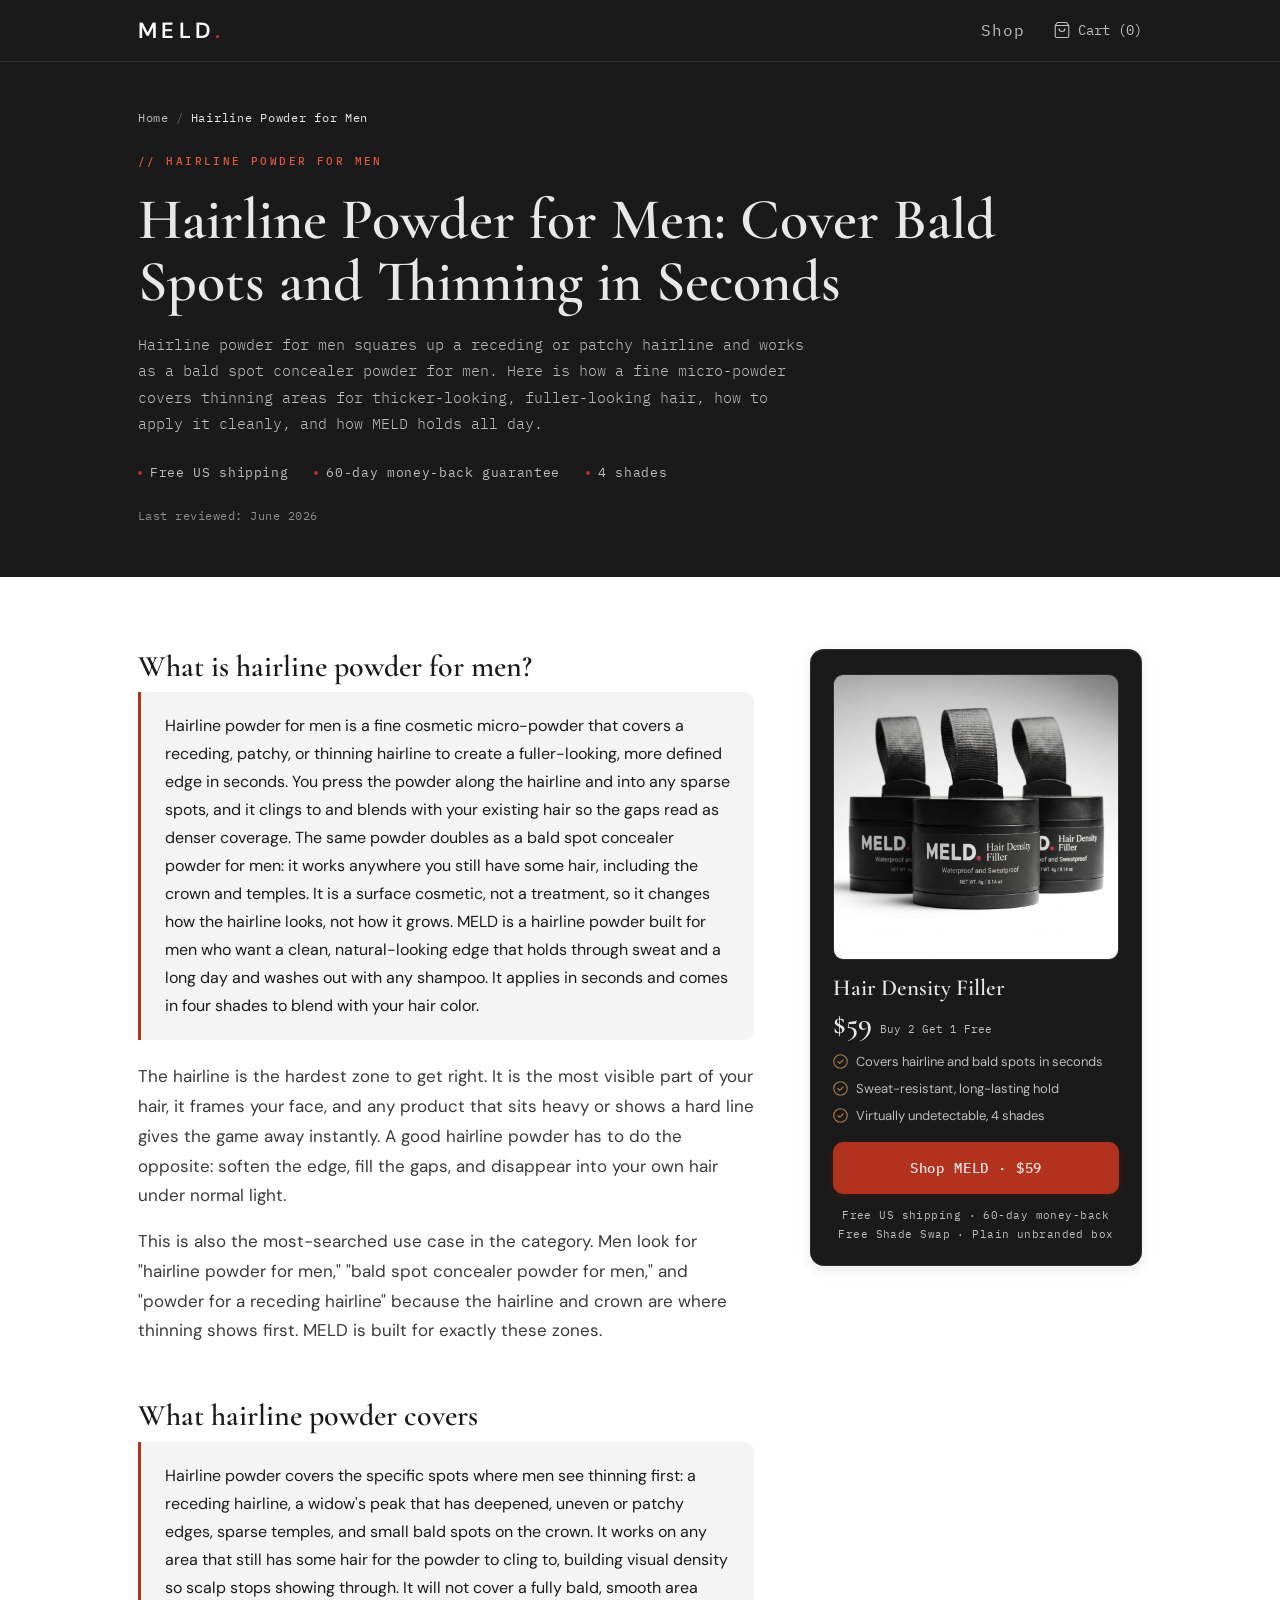
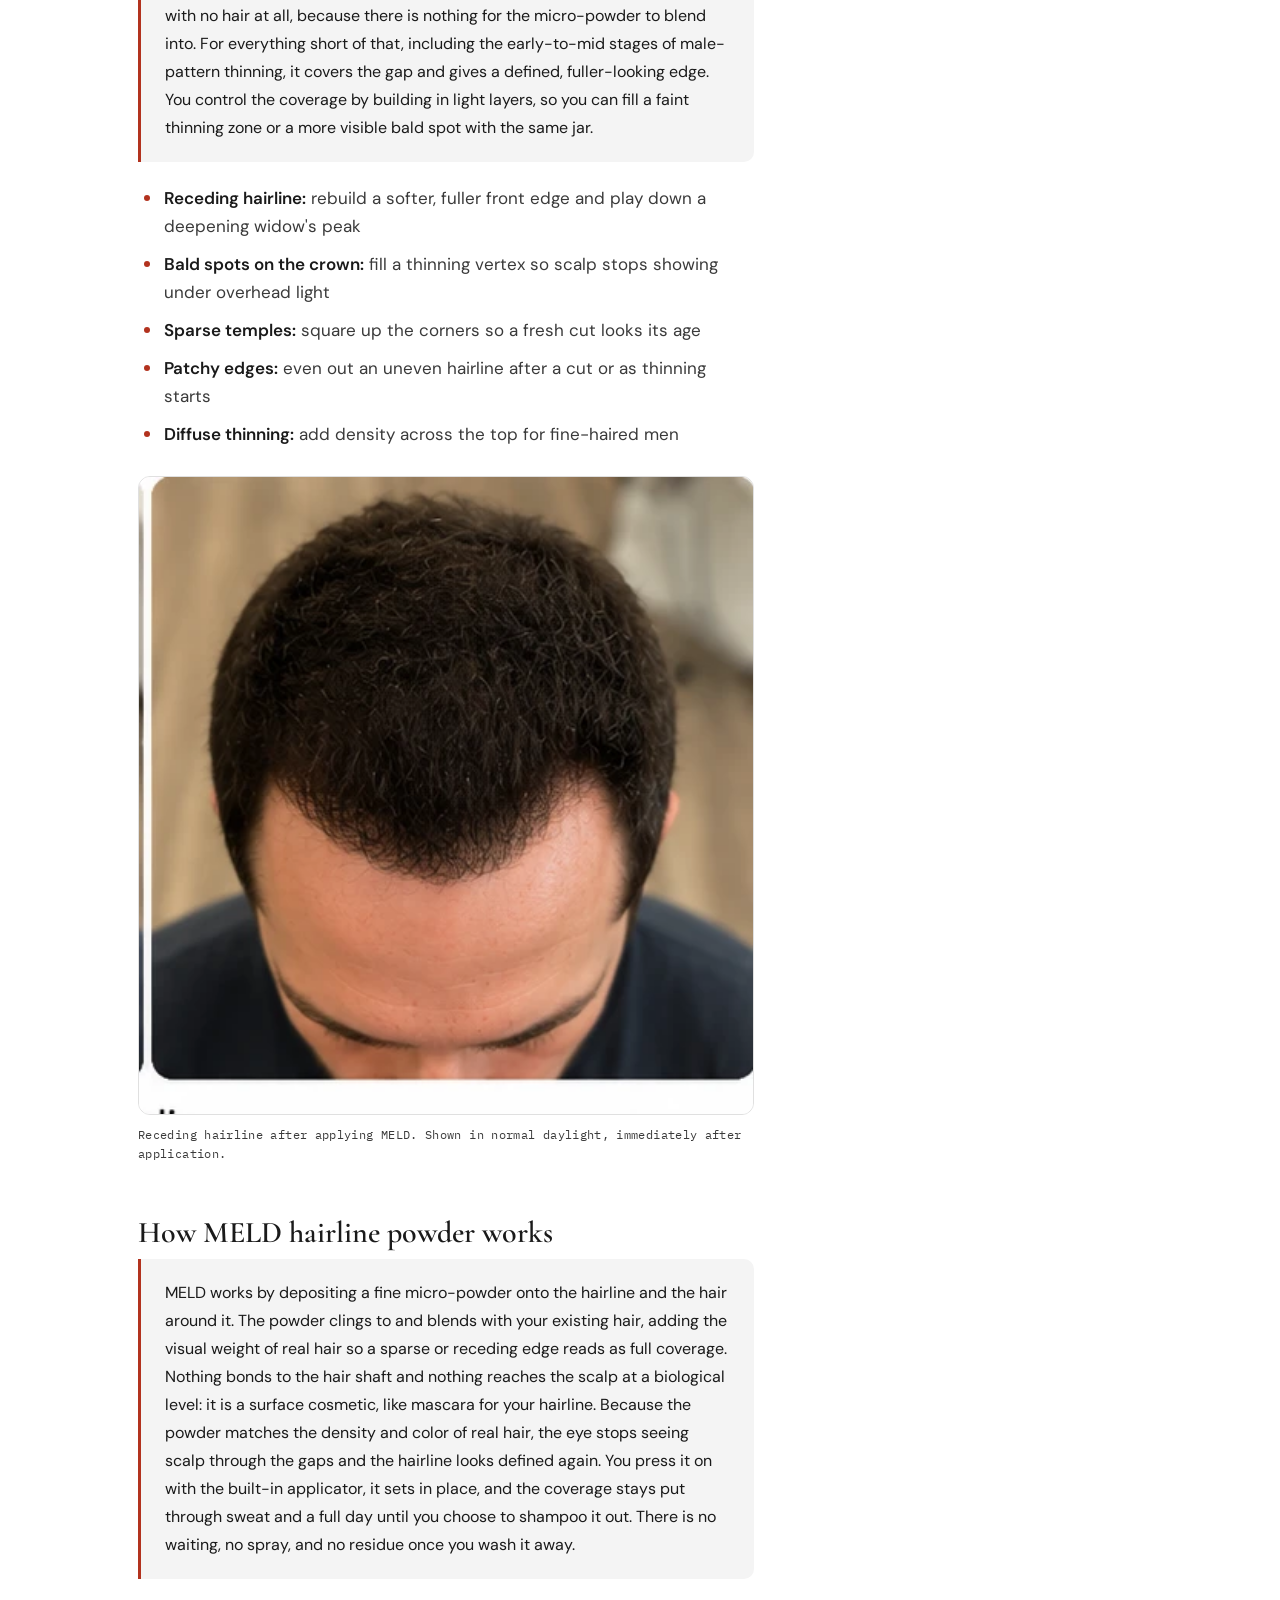
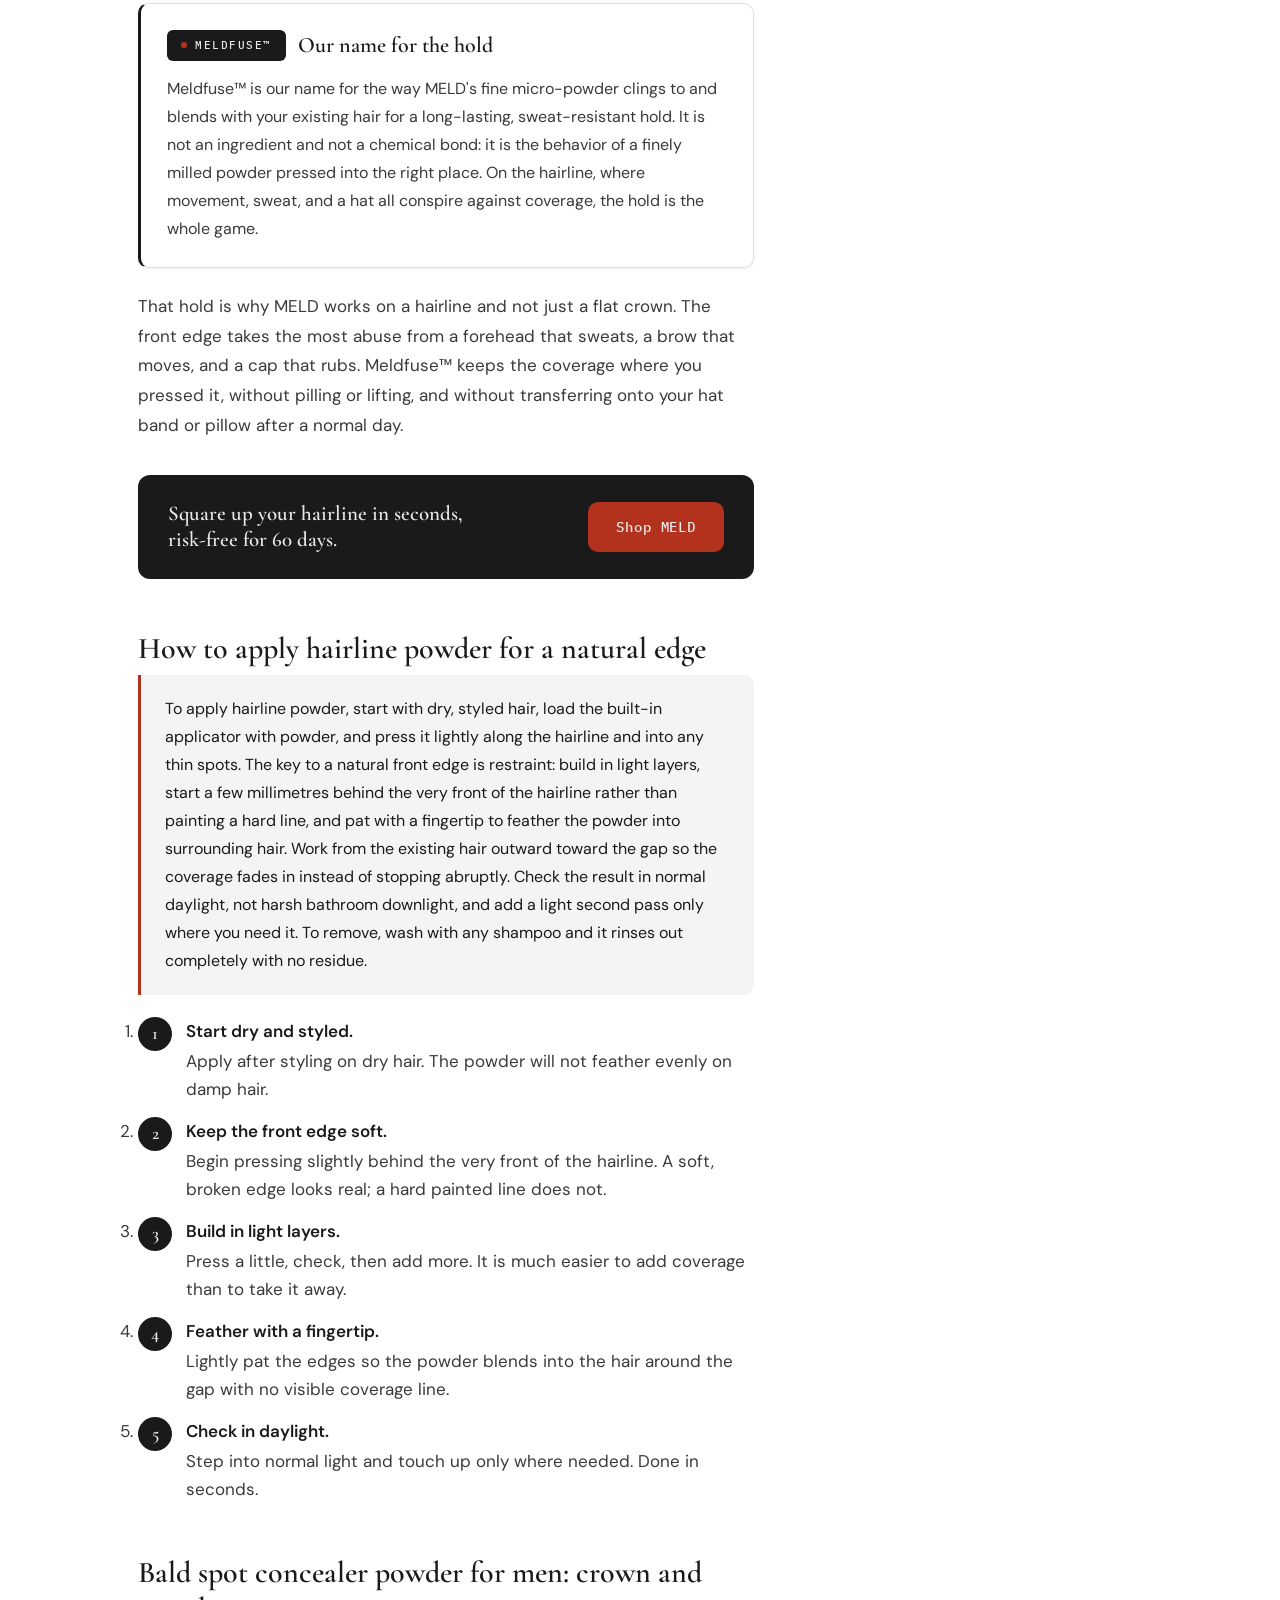
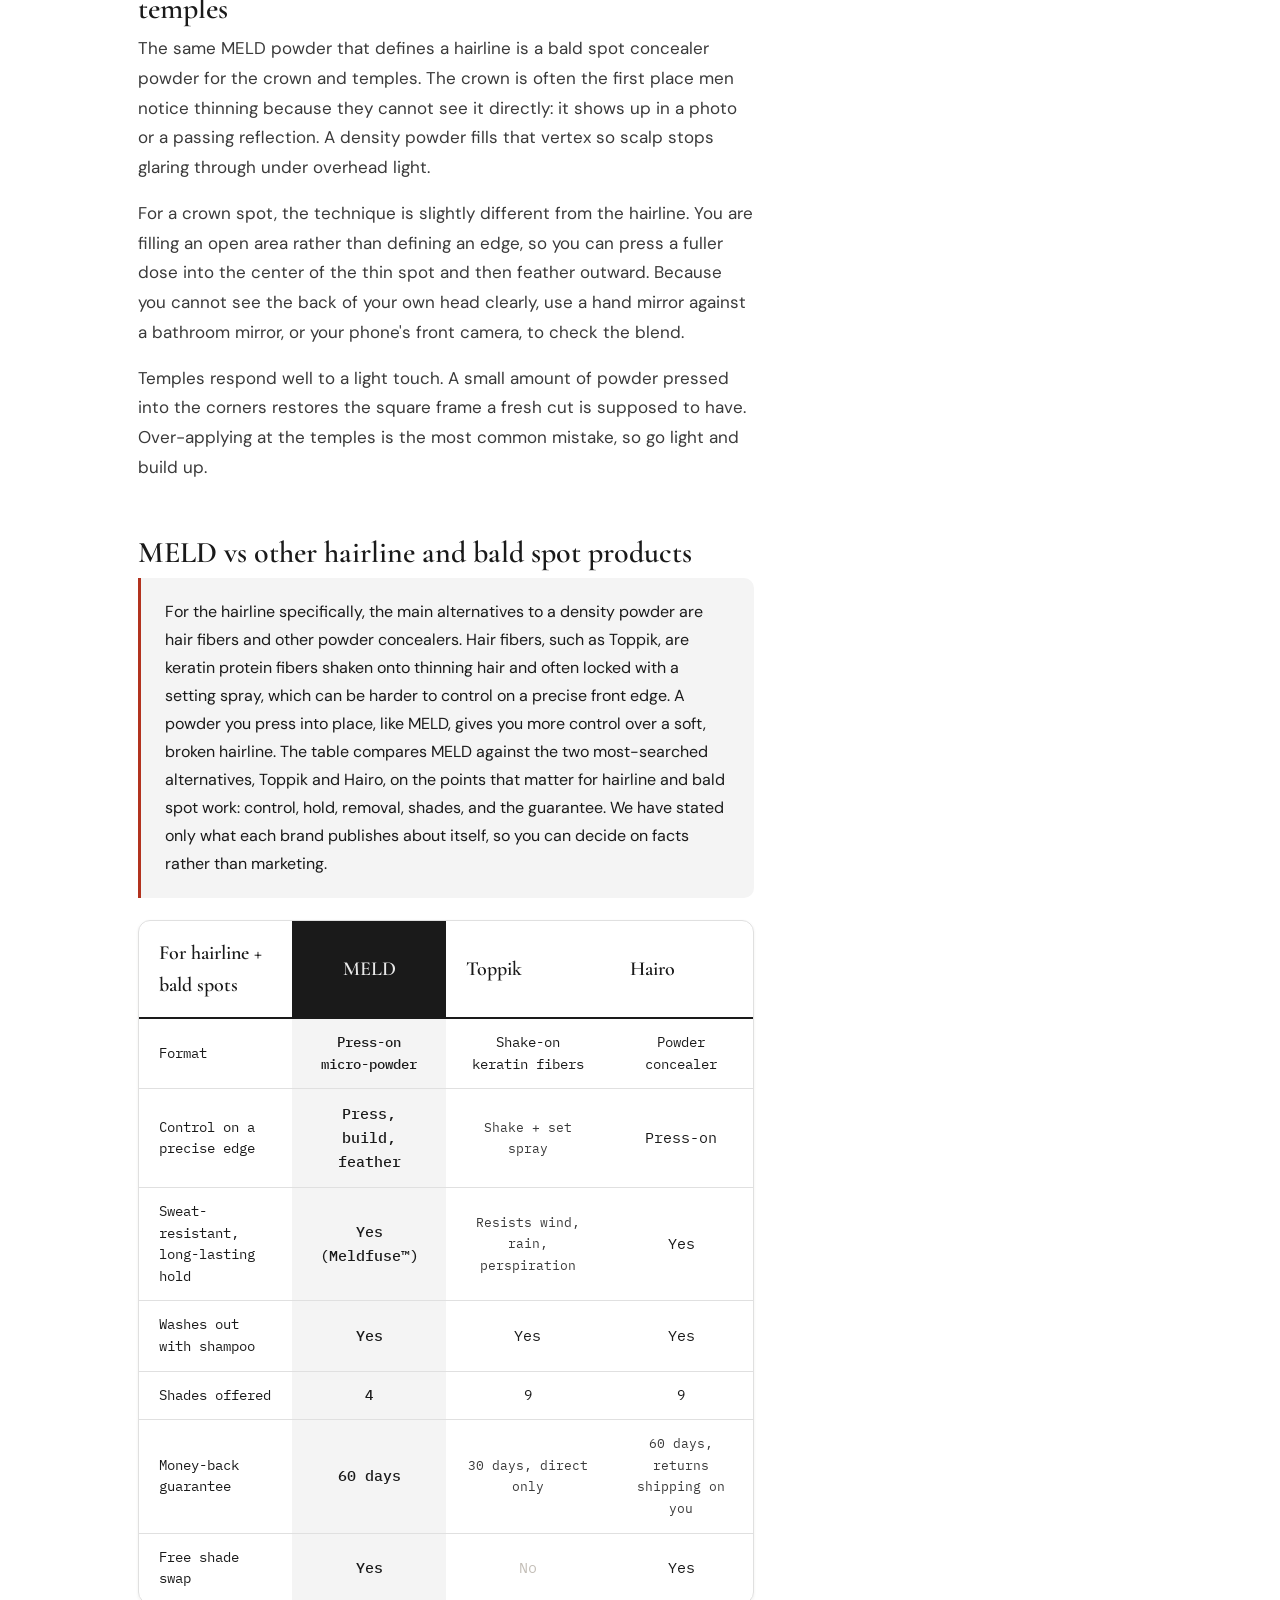
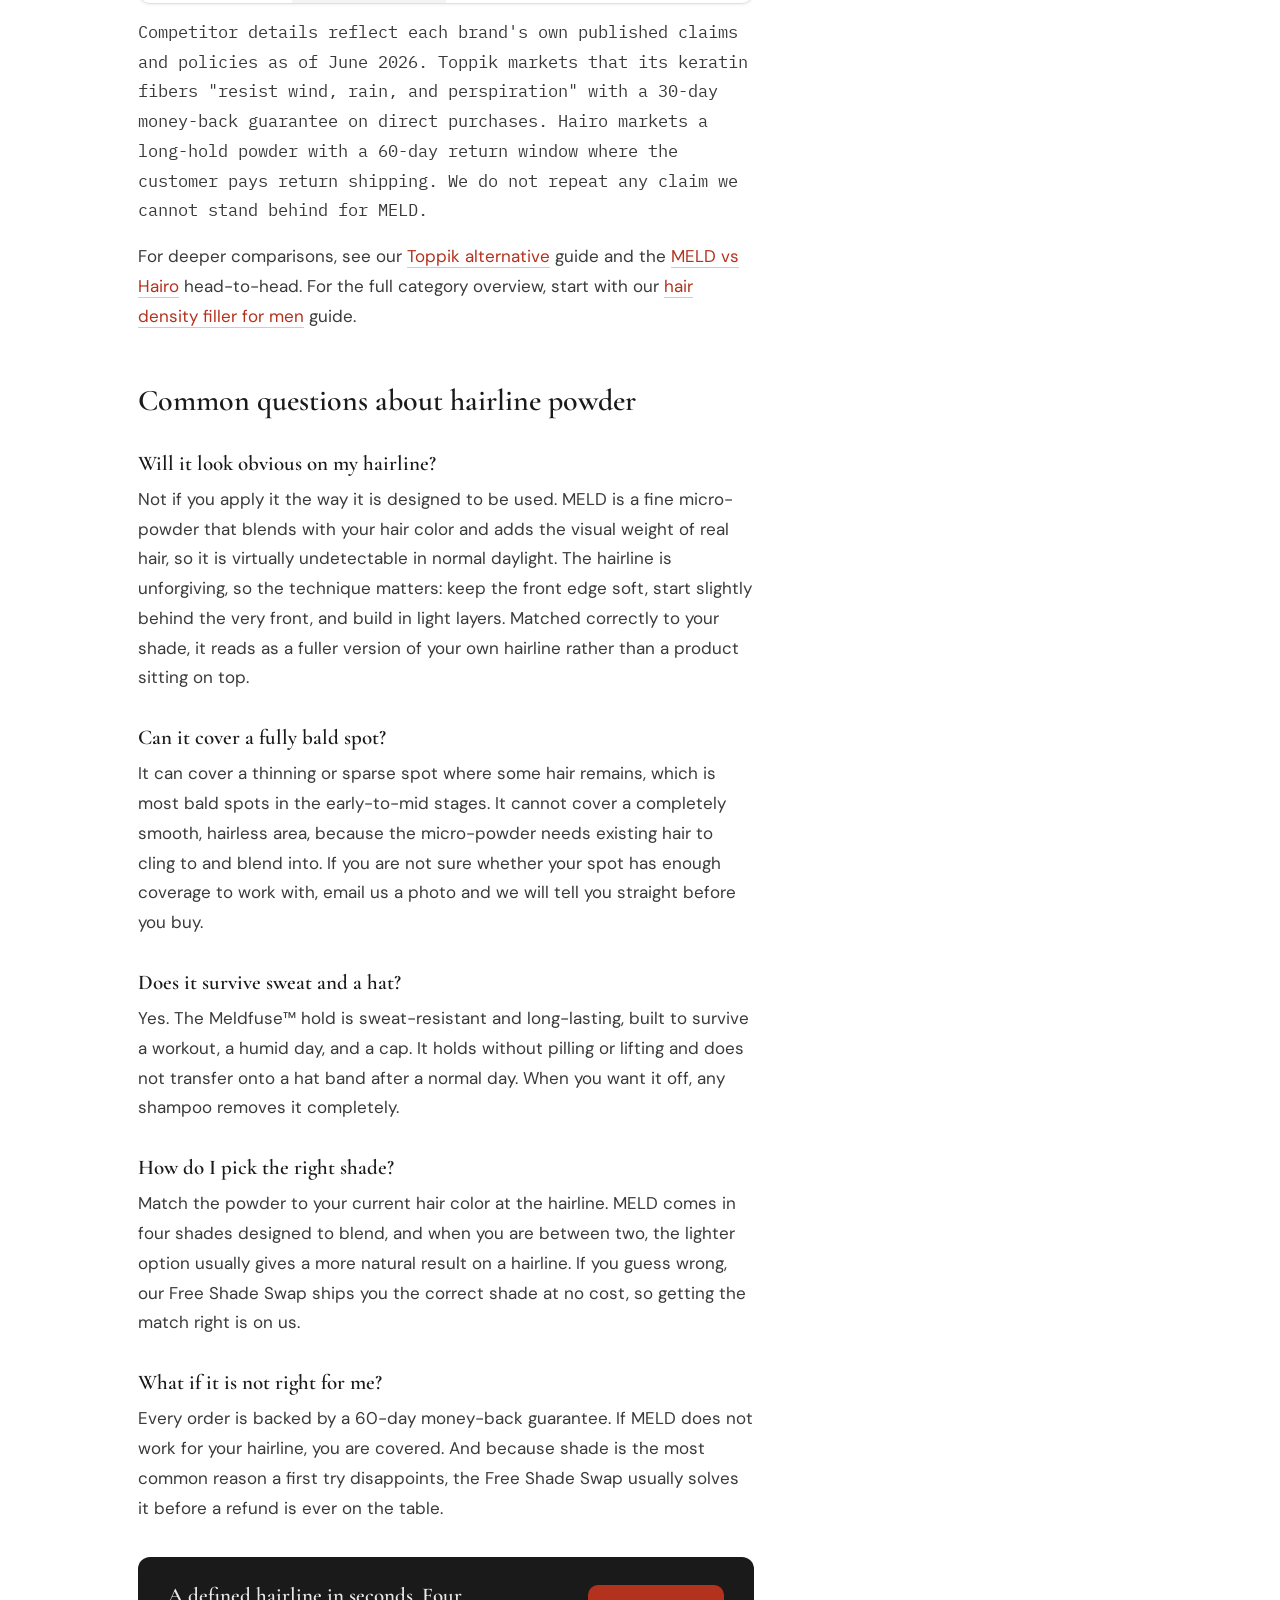
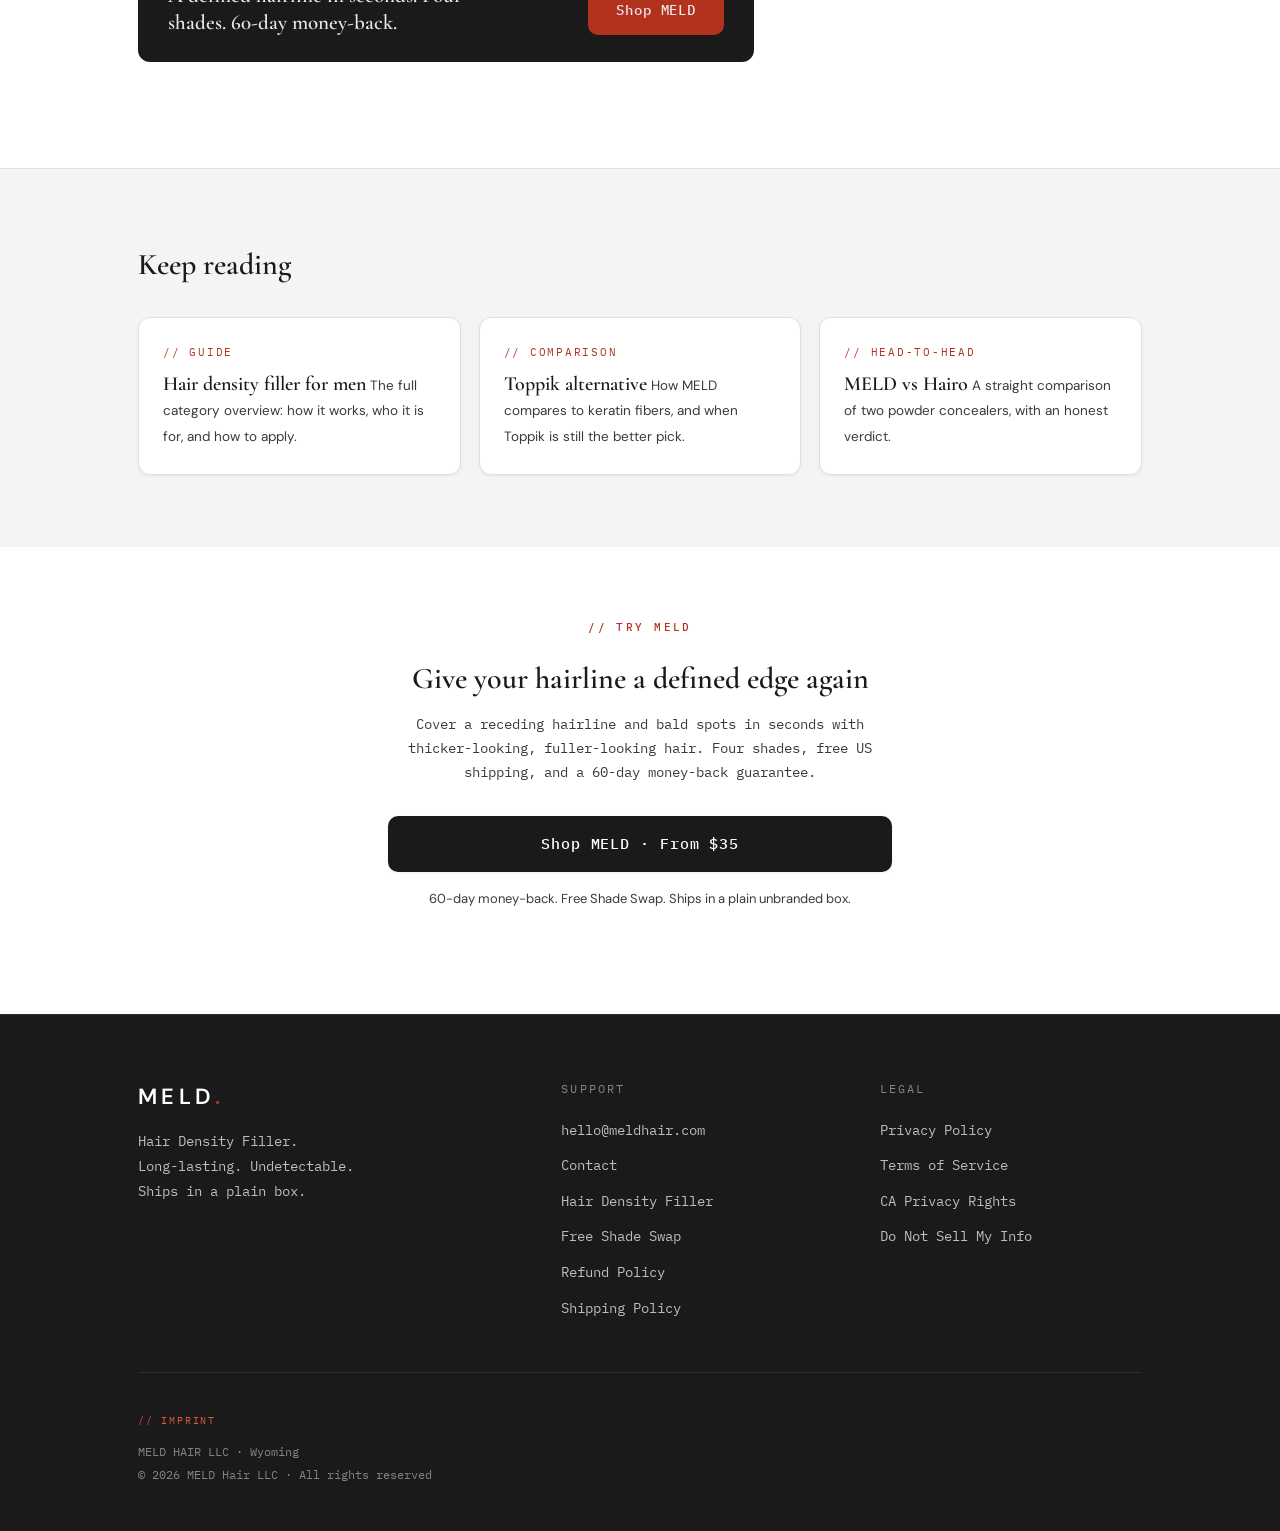
<file: hairline-powder-for-men.html>
<!DOCTYPE html>

<html lang="en">
<head>
<meta charset="utf-8"/>
<meta content="width=device-width, initial-scale=1.0" name="viewport"/>
<link href="/favicon.ico" rel="icon" sizes="any"/>
<link href="/favicon.svg" rel="icon" type="image/svg+xml"/>
<link href="/favicon-32x32.png" rel="icon" sizes="32x32" type="image/png"/>
<link href="/favicon-16x16.png" rel="icon" sizes="16x16" type="image/png"/>
<link href="/apple-touch-icon.png" rel="apple-touch-icon" sizes="180x180"/>
<link href="/site.webmanifest" rel="manifest"/>
<meta content="#1A1A1A" name="theme-color"/>
<meta content="index, follow" name="robots"/>
<title>Hairline Powder for Men: Cover Bald Spots in Seconds | MELD</title>
<meta content="Hairline powder for men squares up a receding hairline and works as a bald spot concealer powder for men. See how MELD's micro-powder covers thinning areas and holds all day." name="description"/>
<meta content="Hairline Powder for Men: Cover Bald Spots in Seconds | MELD" property="og:title"/>
<meta content="Hairline powder and bald spot concealer powder for men. Cover thinning areas in seconds for thicker-looking, fuller-looking hair that holds all day." property="og:description"/>
<meta content="https://meldhair.com/images/og-image.webp" property="og:image"/>
<meta content="article" property="og:type"/>
<meta content="https://meldhair.com/hairline-powder-for-men" property="og:url"/>
<link href="https://meldhair.com/hairline-powder-for-men" rel="canonical"/>
<meta content="summary_large_image" name="twitter:card"/>
<meta content="https://meldhair.com/images/og-image.webp" name="twitter:image"/>
<link href="https://fonts.googleapis.com" rel="preconnect"/>
<link crossorigin="" href="https://fonts.gstatic.com" rel="preconnect"/>
<link href="https://fonts.googleapis.com/css2?family=Cormorant+Garamond:ital,wght@0,400;0,500;0,600;0,700;1,400;1,600&amp;family=IBM+Plex+Mono:wght@300;400;500;600&amp;family=DM+Sans:ital,opsz,wght@0,9..40,300;0,9..40,400;0,9..40,500;1,9..40,400&amp;display=swap" rel="stylesheet"/>
<script defer="" src="/consent.js"></script>
<script defer="" src="/meta-pixel.js"></script>
<style>
    :root {
      --ink:#1A1A1A; --paper:#E8E8E8; --paper-dim:#BDBDBD;
      --hairline:rgba(232,232,232,0.10);
      --body-bg:#FFFFFF; --body-bg-alt:#F4F4F4; --body-fg:#1A1A1A; --body-fg-2:#3A3A3A; --body-border:#E0E0E0;
      --red:#B2321E; --brass:#A07646;
      --fs-nav:16px; --fs-body:17px; --fs-body-sm:15px; --fs-h3:22px; --fs-h2:30px;
      --fs-h1:clamp(38px,5.4vw,58px); --fs-caption:14px;
      --font-display:'Cormorant Garamond',Georgia,serif;
      --font-mono:'IBM Plex Mono','Courier New',monospace;
      --font-body:'DM Sans',system-ui,sans-serif;
      --container:1100px; --section-v:72px;
      --radius-sm:6px; --radius-md:10px; --radius-lg:12px; --radius-xl:14px;
      --shadow-sm:0 1px 3px rgba(60,44,28,0.07); --shadow-md:0 4px 14px rgba(60,44,28,0.10); --shadow-lift:0 8px 22px rgba(60,44,28,0.14);
      --ease-quick:0.15s ease; --ease-soft:0.22s ease;
    }
    *,*::before,*::after{box-sizing:border-box;margin:0;padding:0;}
    html{font-size:16px;scroll-behavior:smooth;}
    body{font-family:var(--font-body);font-weight:400;color:var(--body-fg);background:var(--body-bg);-webkit-font-smoothing:antialiased;overflow-x:hidden;line-height:1.6;}
    img{max-width:100%;height:auto;display:block;}
    a{text-decoration:none;color:inherit;}
    button{cursor:pointer;border:none;background:none;font-family:inherit;}
    ul{list-style:none;}
    .container{max-width:var(--container);margin:0 auto;padding:0 48px;}
    .cg{font-family:'Cormorant Garamond',Georgia,serif;}
    .mono{font-family:'IBM Plex Mono',monospace;}
    .site-nav{position:fixed;top:0;left:0;right:0;z-index:100;height:62px;background:var(--ink);border-bottom:1px solid var(--hairline);}
    .nav-inner{max-width:var(--container);margin:0 auto;padding:0 48px;height:100%;display:flex;align-items:center;justify-content:space-between;}
    .nav-wordmark{font-family:'DM Sans',system-ui,sans-serif;font-weight:600;font-size:22px;letter-spacing:0.20em;color:#FFFFFF;text-transform:uppercase;}
    .nav-wordmark-dot{color:var(--red);letter-spacing:0;margin-left:-0.05em;}
    .nav-right{display:flex;align-items:center;gap:28px;}
    .nav-link{font-family:var(--font-mono);font-size:var(--fs-nav);color:var(--paper-dim);letter-spacing:0.06em;transition:color .15s;}
    .nav-link:hover{color:var(--paper);}
    .nav-cart{display:flex;align-items:center;gap:7px;font-family:var(--font-mono);font-size:14px;color:var(--paper-dim);transition:color .15s;}
    .nav-cart:hover{color:var(--paper);}
    .nav-cart svg{width:18px;height:18px;stroke:currentColor;fill:none;stroke-width:1.5;}
    .article-hero{background:var(--ink);padding-top:62px;}
    .article-hero-inner{max-width:var(--container);margin:0 auto;padding:46px 48px 52px;}
    .breadcrumbs{font-family:var(--font-mono);font-size:12px;letter-spacing:0.06em;color:var(--paper-dim);margin-bottom:26px;display:flex;flex-wrap:wrap;gap:7px;align-items:center;}
    .breadcrumbs a{color:var(--paper-dim);transition:color .15s;}
    .breadcrumbs a:hover{color:var(--paper);}
    .breadcrumbs span.sep{opacity:0.45;}
    .breadcrumbs span.current{color:var(--paper);}
    .hero-eyebrow{display:block;font-family:var(--font-mono);font-size:11px;font-weight:500;letter-spacing:0.22em;text-transform:uppercase;color:#DF5742;margin-bottom:18px;}
    .article-h1{font-family:var(--font-display);font-weight:600;font-size:var(--fs-h1);line-height:1.08;color:var(--paper);max-width:880px;margin-bottom:18px;}
    .article-deck{font-family:var(--font-mono);font-size:15px;font-weight:300;line-height:1.75;color:var(--paper-dim);max-width:680px;margin-bottom:26px;}
    .hero-trust-strip{display:flex;flex-wrap:wrap;gap:14px 26px;align-items:center;}
    .hts-item{display:flex;align-items:center;gap:8px;font-family:var(--font-mono);font-size:13px;letter-spacing:0.05em;color:var(--paper-dim);}
    .hts-stars{display:flex;gap:2px;}
    .hts-stars svg{width:15px;height:15px;fill:var(--brass);}
    .hts-dot{width:4px;height:4px;background:var(--red);border-radius:50%;flex-shrink:0;}
    .last-reviewed{font-family:var(--font-mono);font-size:12px;color:var(--paper-dim);opacity:0.7;margin-top:22px;letter-spacing:0.04em;}
    .article-layout{max-width:var(--container);margin:0 auto;padding:var(--section-v) 48px;display:grid;grid-template-columns:minmax(0,1fr) 332px;gap:56px;align-items:start;}
    .article-body{min-width:0;}
    .article-rail{position:sticky;top:86px;}
    .article-body h2{font-family:var(--font-display);font-weight:600;font-size:var(--fs-h2);line-height:1.18;color:var(--body-fg);margin:52px 0 8px;scroll-margin-top:84px;}
    .article-body h2:first-child{margin-top:0;}
    .article-body h3{font-family:var(--font-display);font-weight:600;font-size:21px;line-height:1.25;color:var(--body-fg);margin:32px 0 8px;}
    .article-body p{font-size:var(--fs-body);color:var(--body-fg-2);line-height:1.75;margin-bottom:16px;}
    .article-body p strong, .article-body li strong{color:var(--body-fg);font-weight:600;}
    .article-body a.inline-link{color:var(--red);border-bottom:1px solid rgba(178,50,30,0.3);transition:border-color .15s;}
    .article-body a.inline-link:hover{border-color:var(--red);}
    .article-body ul.bullets{margin:0 0 20px;display:flex;flex-direction:column;gap:10px;}
    .article-body ul.bullets li{position:relative;padding-left:26px;font-size:var(--fs-body);color:var(--body-fg-2);line-height:1.65;}
    .article-body ul.bullets li::before{content:'';position:absolute;left:6px;top:11px;width:6px;height:6px;background:var(--red);border-radius:50%;}
    .article-body ol.steps{margin:6px 0 22px;counter-reset:step;display:flex;flex-direction:column;gap:14px;}
    .article-body ol.steps li{position:relative;padding-left:48px;font-size:var(--fs-body);color:var(--body-fg-2);line-height:1.65;counter-increment:step;min-height:34px;}
    .article-body ol.steps li::before{content:counter(step);position:absolute;left:0;top:0;width:34px;height:34px;border-radius:50%;background:var(--ink);color:var(--paper);font-family:var(--font-display);font-weight:600;font-size:18px;display:flex;align-items:center;justify-content:center;}
    .article-body ol.steps li strong{display:block;color:var(--body-fg);font-weight:600;margin-bottom:2px;}
    .answer-passage{border-left:3px solid var(--red);background:var(--body-bg-alt);border-radius:0 var(--radius-md) var(--radius-md) 0;padding:20px 24px;margin:6px 0 22px;}
    .answer-passage p{font-size:16px;color:var(--body-fg);line-height:1.75;margin-bottom:0;}
    .answer-passage p + p{margin-top:12px;}
    .callout{border:1px solid var(--body-border);border-radius:var(--radius-md);padding:22px 24px;margin:24px 0;background:#FAFAFA;}
    .callout .callout-label{font-family:var(--font-mono);font-size:11px;letter-spacing:0.16em;text-transform:uppercase;color:var(--red);margin-bottom:8px;display:block;}
    .callout p{margin-bottom:0;font-size:15.5px;}
    .article-figure{margin:28px 0;}
    .article-figure img{width:100%;border-radius:var(--radius-lg);border:1px solid var(--body-border);}
    .article-figure figcaption{font-family:var(--font-mono);font-size:12px;color:var(--body-fg-2);margin-top:10px;letter-spacing:0.03em;}
    .meldfuse-badge{display:inline-flex;align-items:center;gap:8px;font-family:var(--font-mono);font-size:11px;font-weight:500;letter-spacing:0.14em;text-transform:uppercase;color:var(--paper);background:var(--ink);padding:7px 14px;border-radius:var(--radius-sm);}
    .meldfuse-badge .mf-dot{width:6px;height:6px;border-radius:50%;background:var(--red);flex-shrink:0;}
    .meldfuse-card{border:1px solid var(--body-border);border-left:3px solid var(--ink);border-radius:var(--radius-md);padding:24px 26px;margin:24px 0;background:#FFFFFF;box-shadow:var(--shadow-sm);}
    .meldfuse-card .mf-head{display:flex;align-items:center;gap:12px;margin-bottom:12px;flex-wrap:wrap;}
    .meldfuse-card .mf-title{font-family:var(--font-display);font-size:22px;font-weight:600;color:var(--body-fg);}
    .meldfuse-card p{margin-bottom:0;font-size:16px;}
    .inline-cta{display:flex;flex-wrap:wrap;align-items:center;justify-content:space-between;gap:18px;background:var(--ink);border-radius:var(--radius-lg);padding:26px 30px;margin:34px 0;}
    .inline-cta-copy{font-family:var(--font-display);font-size:21px;font-weight:600;color:var(--paper);line-height:1.25;max-width:60%;}
    .inline-cta a{display:inline-flex;align-items:center;justify-content:center;height:50px;padding:0 28px;background:var(--red);color:var(--paper);font-family:var(--font-mono);font-size:14px;font-weight:500;letter-spacing:0.06em;border-radius:var(--radius-md);transition:background var(--ease-quick),transform var(--ease-quick);white-space:nowrap;}
    .inline-cta a:hover{background:#991e10;transform:translateY(-1px);}
    .compare-wrap{overflow-x:auto;border:1px solid var(--body-border);border-radius:var(--radius-lg);box-shadow:var(--shadow-sm);margin:8px 0 14px;}
    .compare-table{width:100%;border-collapse:collapse;min-width:560px;}
    .compare-table thead th{font-family:var(--font-display);font-size:20px;font-weight:600;color:var(--body-fg);padding:16px 20px;text-align:left;border-bottom:2px solid var(--body-fg);}
    .compare-table thead th.meld-col{background:var(--ink);color:var(--paper);text-align:center;border-bottom:2px solid var(--ink);}
    .compare-table tbody td{font-family:var(--font-mono);font-size:13.5px;color:var(--body-fg);padding:13px 20px;border-bottom:1px solid var(--body-border);vertical-align:middle;}
    .compare-table tbody td.meld-col{background:var(--body-bg-alt);text-align:center;font-weight:500;}
    .compare-table tbody td:not(:first-child):not(.meld-col){text-align:center;}
    .compare-table tbody tr:last-child td{border-bottom:none;}
    .cy{color:var(--body-fg);font-size:15px;}
    .cn{color:#C4BFB8;font-size:15px;}
    .cp{font-size:12.5px;color:var(--body-fg-2);}
    .table-note{font-family:var(--font-mono);font-size:11.5px;color:var(--body-fg-2);line-height:1.6;margin:0 0 22px;}
    .quote-card{border:1px solid var(--body-border);border-radius:var(--radius-lg);padding:24px 26px;margin:22px 0;background:var(--body-bg-alt);}
    .quote-card .qc-stars{display:flex;gap:3px;margin-bottom:10px;}
    .quote-card .qc-stars svg{width:14px;height:14px;fill:var(--brass);}
    .quote-card blockquote{font-family:var(--font-display);font-size:19px;font-style:italic;font-weight:400;color:var(--body-fg);line-height:1.45;margin-bottom:10px;}
    .quote-card .qc-name{font-family:var(--font-mono);font-size:12px;letter-spacing:0.08em;color:var(--body-fg-2);}
    .buy-card{background:var(--ink);border:1px solid var(--hairline);border-radius:var(--radius-xl);padding:24px 22px 22px;box-shadow:var(--shadow-md);}
    .buy-card .bc-img{width:100%;aspect-ratio:1/1;object-fit:cover;border-radius:var(--radius-md);margin-bottom:16px;border:1px solid var(--hairline);}
    .buy-card .bc-stars{display:flex;align-items:center;gap:8px;margin-bottom:10px;}
    .buy-card .bc-stars .row{display:flex;gap:2px;}
    .buy-card .bc-stars svg{width:14px;height:14px;fill:var(--brass);}
    .buy-card .bc-stars span{font-family:var(--font-mono);font-size:12px;color:var(--paper-dim);letter-spacing:0.08em;}
    .buy-card .bc-title{font-family:var(--font-display);font-size:23px;font-weight:600;color:var(--paper);line-height:1.1;margin-bottom:8px;}
    .buy-card .bc-price-row{display:flex;align-items:baseline;gap:8px;margin-bottom:14px;}
    .buy-card .bc-price{font-family:var(--font-display);font-size:30px;font-weight:600;color:var(--paper);line-height:1;}
    .buy-card .bc-per{font-family:var(--font-mono);font-size:11px;color:var(--paper-dim);}
    .buy-card .bc-was{font-family:var(--font-mono);font-size:12px;color:var(--paper-dim);text-decoration:line-through;}
    .buy-card .bc-bullets{display:flex;flex-direction:column;gap:8px;margin-bottom:16px;}
    .buy-card .bc-bullets li{display:flex;align-items:flex-start;gap:8px;font-family:var(--font-body);font-size:13px;color:var(--paper-dim);line-height:1.45;}
    .buy-card .bc-bullets svg{width:15px;height:15px;flex-shrink:0;margin-top:1px;stroke:var(--brass);fill:none;stroke-width:1.6;}
    .buy-card .bc-cta{display:flex;align-items:center;justify-content:center;gap:10px;height:52px;width:100%;background:var(--red);color:var(--paper);font-family:var(--font-mono);font-size:14px;font-weight:500;letter-spacing:0.06em;border-radius:var(--radius-md);transition:background var(--ease-quick),transform var(--ease-quick),box-shadow var(--ease-quick);box-shadow:0 2px 8px rgba(178,50,30,0.20);}
    .buy-card .bc-cta:hover{background:#991e10;transform:translateY(-1px);box-shadow:0 6px 18px rgba(178,50,30,0.32);}
    .buy-card .bc-trust{font-family:var(--font-mono);font-size:11px;color:var(--paper-dim);text-align:center;margin-top:12px;letter-spacing:0.04em;line-height:1.7;}
    .related{background:var(--body-bg-alt);border-top:1px solid var(--body-border);}
    .related-inner{max-width:var(--container);margin:0 auto;padding:var(--section-v) 48px;}
    .related h2{font-family:var(--font-display);font-size:var(--fs-h2);font-weight:600;color:var(--body-fg);margin-bottom:28px;}
    .related-grid{display:grid;grid-template-columns:repeat(3,1fr);gap:18px;}
    .related-card{display:block;background:var(--body-bg);border:1px solid var(--body-border);border-radius:var(--radius-lg);padding:26px 24px;box-shadow:var(--shadow-sm);transition:box-shadow var(--ease-soft),transform var(--ease-soft);}
    .related-card:hover{box-shadow:var(--shadow-md);transform:translateY(-2px);}
    .related-card .rc-code{font-family:var(--font-mono);font-size:11px;letter-spacing:0.16em;text-transform:uppercase;color:var(--red);margin-bottom:10px;display:block;}
    .related-card .rc-title{font-family:var(--font-display);font-size:20px;font-weight:600;color:var(--body-fg);line-height:1.25;margin-bottom:8px;}
    .related-card .rc-sub{font-family:var(--font-body);font-size:13.5px;color:var(--body-fg-2);line-height:1.6;}
    .final-cta{background:var(--body-bg);}
    .final-cta-inner{max-width:600px;margin:0 auto;text-align:center;padding:var(--section-v) 48px;}
    .final-cta .section-code{display:block;font-family:var(--font-mono);font-size:11px;font-weight:500;letter-spacing:0.22em;text-transform:uppercase;color:var(--red);margin-bottom:18px;}
    .final-cta h2{font-family:var(--font-display);font-size:var(--fs-h2);font-weight:600;color:var(--body-fg);margin-bottom:10px;}
    .final-cta p{font-family:var(--font-mono);font-size:14px;color:var(--body-fg-2);line-height:1.7;margin-bottom:32px;}
    .btn-primary{display:flex;align-items:center;justify-content:center;height:56px;padding:0 32px;background:var(--body-fg);color:var(--body-bg);font-family:var(--font-mono);font-size:15px;font-weight:500;letter-spacing:0.06em;width:100%;transition:background var(--ease-quick),box-shadow var(--ease-quick),transform var(--ease-quick);border-radius:var(--radius-md);box-shadow:var(--shadow-sm);}
    .btn-primary:hover{background:#333;box-shadow:var(--shadow-md);transform:translateY(-1px);}
    .final-cta .fc-foot{margin-top:16px;font-family:var(--font-body);font-size:13px;color:var(--body-fg-2);}
    .site-footer{background:var(--ink);border-top:1px solid var(--hairline);}
    .footer-inner{max-width:var(--container);margin:0 auto;padding:64px 48px 44px;}
    .footer-top{display:grid;grid-template-columns:1.4fr 1fr 1fr;gap:56px;padding-bottom:52px;border-bottom:1px solid var(--hairline);margin-bottom:40px;}
    .footer-wordmark{font-family:'DM Sans',system-ui,sans-serif;font-weight:600;font-size:22px;letter-spacing:0.20em;color:#FFFFFF;text-transform:uppercase;margin-bottom:14px;}
    .footer-wordmark-dot{color:var(--red);letter-spacing:0;margin-left:-0.05em;}
    .footer-tagline{font-family:var(--font-mono);font-size:14px;color:var(--paper-dim);line-height:1.8;}
    .footer-col-head{font-family:var(--font-mono);font-size:12px;letter-spacing:0.18em;color:rgba(239,233,219,0.51);text-transform:uppercase;margin-bottom:18px;}
    .footer-links{display:flex;flex-direction:column;gap:10px;}
    .footer-links a{font-family:var(--font-mono);font-size:14px;color:var(--paper-dim);transition:color .15s;}
    .footer-links a:hover{color:var(--paper);}
    .footer-bottom{display:flex;align-items:flex-start;justify-content:space-between;gap:28px;flex-wrap:wrap;}
    .footer-imprint-code{font-family:var(--font-mono);font-size:10px;letter-spacing:0.18em;color:#DF5742;text-transform:uppercase;margin-bottom:12px;}
    .footer-imprint{font-family:var(--font-mono);font-size:12px;color:rgba(239,233,219,0.51);line-height:1.9;}
    .sticky-bar{position:fixed;bottom:0;left:0;right:0;z-index:90;background:var(--ink);border-top:1px solid var(--hairline);transform:translateY(100%);transition:transform .3s ease;display:none;}
    .sticky-bar.show{transform:translateY(0);}
    .sticky-bar-inner{max-width:var(--container);margin:0 auto;padding:12px 20px;display:flex;align-items:center;justify-content:space-between;gap:16px;}
    .sticky-copy{font-family:var(--font-mono);font-size:13px;color:var(--paper-dim);}
    .sticky-copy strong{color:var(--paper);font-weight:500;}
    .sticky-cta{flex-shrink:0;display:flex;align-items:center;height:44px;padding:0 24px;background:var(--red);color:var(--paper);font-family:var(--font-mono);font-size:14px;font-weight:500;letter-spacing:0.06em;white-space:nowrap;border-radius:var(--radius-md);transition:background var(--ease-quick);}
    .sticky-cta:hover{background:#991e10;}
    @media (max-width:960px){
      :root{--section-v:56px;}
      .container{padding:0 28px;}
      .nav-inner{padding:0 28px;}
      .nav-link{display:none;}
      .article-hero-inner{padding:36px 28px 40px;}
      .article-layout{grid-template-columns:1fr;gap:0;padding:48px 28px;}
      .article-rail{display:none;}
      .related-inner,.final-cta-inner,.footer-inner{padding-left:28px;padding-right:28px;}
      .related-grid{grid-template-columns:1fr;}
      .footer-top{grid-template-columns:1fr;gap:36px;}
      .sticky-bar{display:block;}
      .inline-cta-copy{max-width:100%;}
    }
    @media (max-width:560px){
      .container{padding:0 20px;}
      .nav-inner{padding:0 20px;}
      .article-hero-inner{padding:28px 20px 32px;}
      .article-layout{padding:36px 20px;}
      .compare-table thead th,.compare-table tbody td{padding:10px 12px;font-size:12.5px;}
      .sticky-copy{display:none;}
      .sticky-cta{flex:1;justify-content:center;}
    }
  </style>
<script type="application/ld+json">
  {
    "@context":"https://schema.org",
    "@type":"BreadcrumbList",
    "itemListElement":[
      {"@type":"ListItem","position":1,"name":"Home","item":"https://meldhair.com/"},
      {"@type":"ListItem","position":2,"name":"Hairline Powder for Men","item":"https://meldhair.com/hairline-powder-for-men"}
    ]
  }
  </script>
<script type="application/ld+json">
  {
    "@context":"https://schema.org",
    "@type":"Article",
    "headline":"Hairline Powder for Men: Cover Bald Spots and Thinning in Seconds",
    "description":"Hairline powder for men squares up a receding hairline and works as a bald spot concealer powder. How MELD's micro-powder covers thinning areas and holds all day.",
    "image":"https://meldhair.com/images/og-image.webp",
    "datePublished":"2026-06-17",
    "dateModified":"2026-06-17",
    "author":{"@type":"Organization","name":"MELD"},
    "publisher":{"@type":"Organization","name":"MELD","logo":{"@type":"ImageObject","url":"https://meldhair.com/images/og-image.webp"}},
    "mainEntityOfPage":{"@type":"WebPage","@id":"https://meldhair.com/hairline-powder-for-men"}
  }
  </script>
<script type="application/ld+json">
  {
    "@context":"https://schema.org/",
    "@type":"Product",
    "name":"MELD Hair Density Filler",
    "description":"A fine micro-powder hairline powder and bald spot concealer for men. Covers a receding hairline and thinning areas in seconds for thicker-looking, fuller-looking hair, holds through sweat, and washes out with any shampoo.",
    "brand":{"@type":"Brand","name":"MELD"},
    "image":"https://meldhair.com/images/og-image.webp",
    "url":"https://meldhair.com/hairline-powder-for-men",
    "offers":{
      "@type":"AggregateOffer",
      "lowPrice":"35",
      "highPrice":"59",
      "offerCount":"2",
      "priceCurrency":"USD",
      "availability":"https://schema.org/InStock",
      "url":"https://meldhair.com/"
    }
  }
  </script>
</head>
<body>
<nav aria-label="Main navigation" class="site-nav">
<div class="nav-inner">
<a aria-label="MELD home" class="nav-wordmark" href="/">MELD<span class="nav-wordmark-dot">.</span></a>
<div class="nav-right">
<a class="nav-link" href="/">Shop</a>
<a aria-label="Cart" class="nav-cart" href="#buy">
<svg aria-hidden="true" viewbox="0 0 24 24"><path d="M6 2L3 6v14a2 2 0 002 2h14a2 2 0 002-2V6l-3-4z"></path><line x1="3" x2="21" y1="6" y2="6"></line><path d="M16 10a4 4 0 01-8 0"></path></svg>
        Cart (0)
      </a>
</div>
</div>
</nav>
<header class="article-hero">
<div class="article-hero-inner">
<nav aria-label="Breadcrumb" class="breadcrumbs">
<a href="/">Home</a>
<span aria-hidden="true" class="sep">/</span>
<span class="current">Hairline Powder for Men</span>
</nav>
<span class="hero-eyebrow">// Hairline Powder for Men</span>
<h1 class="article-h1">Hairline Powder for Men: Cover Bald Spots and Thinning in Seconds</h1>
<p class="article-deck">Hairline powder for men squares up a receding or patchy hairline and works as a bald spot concealer powder for men. Here is how a fine micro-powder covers thinning areas for thicker-looking, fuller-looking hair, how to apply it cleanly, and how MELD holds all day.</p>
<div class="hero-trust-strip">

<span class="hts-item"><span aria-hidden="true" class="hts-dot"></span>Free US shipping</span>
<span class="hts-item"><span aria-hidden="true" class="hts-dot"></span>60-day money-back guarantee</span>
<span class="hts-item"><span aria-hidden="true" class="hts-dot"></span>4 shades</span>
</div>
<p class="last-reviewed">Last reviewed: June 2026</p>
</div>
</header>
<main>
<div class="article-layout">
<article class="article-body">
<h2>What is hairline powder for men?</h2>
<div class="answer-passage">
<p>Hairline powder for men is a fine cosmetic micro-powder that covers a receding, patchy, or thinning hairline to create a fuller-looking, more defined edge in seconds. You press the powder along the hairline and into any sparse spots, and it clings to and blends with your existing hair so the gaps read as denser coverage. The same powder doubles as a bald spot concealer powder for men: it works anywhere you still have some hair, including the crown and temples. It is a surface cosmetic, not a treatment, so it changes how the hairline looks, not how it grows. MELD is a hairline powder built for men who want a clean, natural-looking edge that holds through sweat and a long day and washes out with any shampoo. It applies in seconds and comes in four shades to blend with your hair color.</p>
</div>
<p>The hairline is the hardest zone to get right. It is the most visible part of your hair, it frames your face, and any product that sits heavy or shows a hard line gives the game away instantly. A good hairline powder has to do the opposite: soften the edge, fill the gaps, and disappear into your own hair under normal light.</p>
<p>This is also the most-searched use case in the category. Men look for "hairline powder for men," "bald spot concealer powder for men," and "powder for a receding hairline" because the hairline and crown are where thinning shows first. MELD is built for exactly these zones.</p>
<h2>What hairline powder covers</h2>
<div class="answer-passage">
<p>Hairline powder covers the specific spots where men see thinning first: a receding hairline, a widow's peak that has deepened, uneven or patchy edges, sparse temples, and small bald spots on the crown. It works on any area that still has some hair for the powder to cling to, building visual density so scalp stops showing through. It will not cover a fully bald, smooth area with no hair at all, because there is nothing for the micro-powder to blend into. For everything short of that, including the early-to-mid stages of male-pattern thinning, it covers the gap and gives a defined, fuller-looking edge. You control the coverage by building in light layers, so you can fill a faint thinning zone or a more visible bald spot with the same jar.</p>
</div>
<ul class="bullets">
<li><strong>Receding hairline:</strong> rebuild a softer, fuller front edge and play down a deepening widow's peak</li>
<li><strong>Bald spots on the crown:</strong> fill a thinning vertex so scalp stops showing under overhead light</li>
<li><strong>Sparse temples:</strong> square up the corners so a fresh cut looks its age</li>
<li><strong>Patchy edges:</strong> even out an uneven hairline after a cut or as thinning starts</li>
<li><strong>Diffuse thinning:</strong> add density across the top for fine-haired men</li>
</ul>
<figure class="article-figure">
<img alt="Hairline powder for men applied to a receding hairline for a fuller-looking edge" height="415" loading="lazy" src="images/hairline-after.webp" width="400"/>
<figcaption>Receding hairline after applying MELD. Shown in normal daylight, immediately after application.</figcaption>
</figure>
<h2>How MELD hairline powder works</h2>
<div class="answer-passage">
<p>MELD works by depositing a fine micro-powder onto the hairline and the hair around it. The powder clings to and blends with your existing hair, adding the visual weight of real hair so a sparse or receding edge reads as full coverage. Nothing bonds to the hair shaft and nothing reaches the scalp at a biological level: it is a surface cosmetic, like mascara for your hairline. Because the powder matches the density and color of real hair, the eye stops seeing scalp through the gaps and the hairline looks defined again. You press it on with the built-in applicator, it sets in place, and the coverage stays put through sweat and a full day until you choose to shampoo it out. There is no waiting, no spray, and no residue once you wash it away.</p>
</div>
<div class="meldfuse-card">
<div class="mf-head">
<span class="meldfuse-badge"><span aria-hidden="true" class="mf-dot"></span>Meldfuse™</span>
<span class="mf-title">Our name for the hold</span>
</div>
<p>Meldfuse™ is our name for the way MELD's fine micro-powder clings to and blends with your existing hair for a long-lasting, sweat-resistant hold. It is not an ingredient and not a chemical bond: it is the behavior of a finely milled powder pressed into the right place. On the hairline, where movement, sweat, and a hat all conspire against coverage, the hold is the whole game.</p>
</div>
<p>That hold is why MELD works on a hairline and not just a flat crown. The front edge takes the most abuse from a forehead that sweats, a brow that moves, and a cap that rubs. Meldfuse™ keeps the coverage where you pressed it, without pilling or lifting, and without transferring onto your hat band or pillow after a normal day.</p>
<div class="inline-cta">
<span class="inline-cta-copy">Square up your hairline in seconds, risk-free for 60 days.</span>
<a href="/" id="inlineCta1">Shop MELD</a>
</div>
<h2>How to apply hairline powder for a natural edge</h2>
<div class="answer-passage">
<p>To apply hairline powder, start with dry, styled hair, load the built-in applicator with powder, and press it lightly along the hairline and into any thin spots. The key to a natural front edge is restraint: build in light layers, start a few millimetres behind the very front of the hairline rather than painting a hard line, and pat with a fingertip to feather the powder into surrounding hair. Work from the existing hair outward toward the gap so the coverage fades in instead of stopping abruptly. Check the result in normal daylight, not harsh bathroom downlight, and add a light second pass only where you need it. To remove, wash with any shampoo and it rinses out completely with no residue.</p>
</div>
<ol class="steps">
<li><strong>Start dry and styled.</strong> Apply after styling on dry hair. The powder will not feather evenly on damp hair.</li>
<li><strong>Keep the front edge soft.</strong> Begin pressing slightly behind the very front of the hairline. A soft, broken edge looks real; a hard painted line does not.</li>
<li><strong>Build in light layers.</strong> Press a little, check, then add more. It is much easier to add coverage than to take it away.</li>
<li><strong>Feather with a fingertip.</strong> Lightly pat the edges so the powder blends into the hair around the gap with no visible coverage line.</li>
<li><strong>Check in daylight.</strong> Step into normal light and touch up only where needed. Done in seconds.</li>
</ol>
<h2>Bald spot concealer powder for men: crown and temples</h2>
<p>The same MELD powder that defines a hairline is a bald spot concealer powder for the crown and temples. The crown is often the first place men notice thinning because they cannot see it directly: it shows up in a photo or a passing reflection. A density powder fills that vertex so scalp stops glaring through under overhead light.</p>
<p>For a crown spot, the technique is slightly different from the hairline. You are filling an open area rather than defining an edge, so you can press a fuller dose into the center of the thin spot and then feather outward. Because you cannot see the back of your own head clearly, use a hand mirror against a bathroom mirror, or your phone's front camera, to check the blend.</p>
<p>Temples respond well to a light touch. A small amount of powder pressed into the corners restores the square frame a fresh cut is supposed to have. Over-applying at the temples is the most common mistake, so go light and build up.</p>
<h2>MELD vs other hairline and bald spot products</h2>
<div class="answer-passage">
<p>For the hairline specifically, the main alternatives to a density powder are hair fibers and other powder concealers. Hair fibers, such as Toppik, are keratin protein fibers shaken onto thinning hair and often locked with a setting spray, which can be harder to control on a precise front edge. A powder you press into place, like MELD, gives you more control over a soft, broken hairline. The table compares MELD against the two most-searched alternatives, Toppik and Hairo, on the points that matter for hairline and bald spot work: control, hold, removal, shades, and the guarantee. We have stated only what each brand publishes about itself, so you can decide on facts rather than marketing.</p>
</div>
<div class="compare-wrap">
<table class="compare-table">
<thead>
<tr>
<th scope="col">For hairline + bald spots</th>
<th class="meld-col" scope="col">MELD</th>
<th scope="col">Toppik</th>
<th scope="col">Hairo</th>
</tr>
</thead>
<tbody>
<tr><td>Format</td><td class="meld-col">Press-on micro-powder</td><td>Shake-on keratin fibers</td><td>Powder concealer</td></tr>
<tr><td>Control on a precise edge</td><td class="meld-col"><span class="cy">Press, build, feather</span></td><td><span class="cp">Shake + set spray</span></td><td><span class="cy">Press-on</span></td></tr>
<tr><td>Sweat-resistant, long-lasting hold</td><td class="meld-col"><span class="cy">Yes (Meldfuse™)</span></td><td><span class="cp">Resists wind, rain, perspiration</span></td><td><span class="cy">Yes</span></td></tr>
<tr><td>Washes out with shampoo</td><td class="meld-col"><span class="cy">Yes</span></td><td><span class="cy">Yes</span></td><td><span class="cy">Yes</span></td></tr>
<tr><td>Shades offered</td><td class="meld-col">4</td><td>9</td><td>9</td></tr>
<tr><td>Money-back guarantee</td><td class="meld-col"><span class="cy">60 days</span></td><td><span class="cp">30 days, direct only</span></td><td><span class="cp">60 days, returns shipping on you</span></td></tr>
<tr><td>Free shade swap</td><td class="meld-col"><span class="cy">Yes</span></td><td><span class="cn">No</span></td><td><span class="cy">Yes</span></td></tr>
</tbody>
</table>
</div>
<p class="table-note">Competitor details reflect each brand's own published claims and policies as of June 2026. Toppik markets that its keratin fibers "resist wind, rain, and perspiration" with a 30-day money-back guarantee on direct purchases. Hairo markets a long-hold powder with a 60-day return window where the customer pays return shipping. We do not repeat any claim we cannot stand behind for MELD.</p>
<p>For deeper comparisons, see our <a class="inline-link" href="/toppik-alternative">Toppik alternative</a> guide and the <a class="inline-link" href="/meld-vs-hairo">MELD vs Hairo</a> head-to-head. For the full category overview, start with our <a class="inline-link" href="/hair-density-filler-for-men">hair density filler for men</a> guide.</p>


<h2>Common questions about hairline powder</h2>
<h3>Will it look obvious on my hairline?</h3>
<p>Not if you apply it the way it is designed to be used. MELD is a fine micro-powder that blends with your hair color and adds the visual weight of real hair, so it is virtually undetectable in normal daylight. The hairline is unforgiving, so the technique matters: keep the front edge soft, start slightly behind the very front, and build in light layers. Matched correctly to your shade, it reads as a fuller version of your own hairline rather than a product sitting on top.</p>
<h3>Can it cover a fully bald spot?</h3>
<p>It can cover a thinning or sparse spot where some hair remains, which is most bald spots in the early-to-mid stages. It cannot cover a completely smooth, hairless area, because the micro-powder needs existing hair to cling to and blend into. If you are not sure whether your spot has enough coverage to work with, email us a photo and we will tell you straight before you buy.</p>
<h3>Does it survive sweat and a hat?</h3>
<p>Yes. The Meldfuse™ hold is sweat-resistant and long-lasting, built to survive a workout, a humid day, and a cap. It holds without pilling or lifting and does not transfer onto a hat band after a normal day. When you want it off, any shampoo removes it completely.</p>
<h3>How do I pick the right shade?</h3>
<p>Match the powder to your current hair color at the hairline. MELD comes in four shades designed to blend, and when you are between two, the lighter option usually gives a more natural result on a hairline. If you guess wrong, our Free Shade Swap ships you the correct shade at no cost, so getting the match right is on us.</p>
<h3>What if it is not right for me?</h3>
<p>Every order is backed by a 60-day money-back guarantee. If MELD does not work for your hairline, you are covered. And because shade is the most common reason a first try disappoints, the Free Shade Swap usually solves it before a refund is ever on the table.</p>
<div class="inline-cta">
<span class="inline-cta-copy">A defined hairline in seconds. Four shades. 60-day money-back.</span>
<a href="/" id="inlineCta2">Shop MELD</a>
</div>
</article>
<aside aria-label="Buy MELD" class="article-rail" id="buy">
<div class="buy-card">
<img alt="MELD hairline powder, multi-pack" class="bc-img" height="1800" loading="lazy" src="images/pack-2-angle.webp" width="1800"/>

<p class="bc-title">Hair Density Filler</p>
<div class="bc-price-row">
<span class="bc-price">$59</span>
<span class="bc-per">Buy 2 Get 1 Free</span>
</div>
<ul class="bc-bullets">
<li><svg aria-hidden="true" viewbox="0 0 20 20"><circle cx="10" cy="10" r="9"></circle><path d="M6.5 10l2.5 2.5 4.5-4.5" stroke-linecap="round" stroke-linejoin="round"></path></svg>Covers hairline and bald spots in seconds</li>
<li><svg aria-hidden="true" viewbox="0 0 20 20"><circle cx="10" cy="10" r="9"></circle><path d="M6.5 10l2.5 2.5 4.5-4.5" stroke-linecap="round" stroke-linejoin="round"></path></svg>Sweat-resistant, long-lasting hold</li>
<li><svg aria-hidden="true" viewbox="0 0 20 20"><circle cx="10" cy="10" r="9"></circle><path d="M6.5 10l2.5 2.5 4.5-4.5" stroke-linecap="round" stroke-linejoin="round"></path></svg>Virtually undetectable, 4 shades</li>
</ul>
<a class="bc-cta" href="/" id="railCta">Shop MELD · $59</a>
<p class="bc-trust">Free US shipping · 60-day money-back<br/>Free Shade Swap · Plain unbranded box</p>
</div>
</aside>
</div>
<section aria-label="Related guides" class="related">
<div class="related-inner">
<h2>Keep reading</h2>
<div class="related-grid">
<a class="related-card" href="/hair-density-filler-for-men">
<span class="rc-code">// Guide</span>
<span class="rc-title">Hair density filler for men</span>
<span class="rc-sub">The full category overview: how it works, who it is for, and how to apply.</span>
</a>
<a class="related-card" href="/toppik-alternative">
<span class="rc-code">// Comparison</span>
<span class="rc-title">Toppik alternative</span>
<span class="rc-sub">How MELD compares to keratin fibers, and when Toppik is still the better pick.</span>
</a>
<a class="related-card" href="/meld-vs-hairo">
<span class="rc-code">// Head-to-head</span>
<span class="rc-title">MELD vs Hairo</span>
<span class="rc-sub">A straight comparison of two powder concealers, with an honest verdict.</span>
</a>
</div>
</div>
</section>
<section aria-label="Try MELD" class="final-cta">
<div class="final-cta-inner">
<span class="section-code">// Try MELD</span>
<h2>Give your hairline a defined edge again</h2>
<p>Cover a receding hairline and bald spots in seconds with thicker-looking, fuller-looking hair. Four shades, free US shipping, and a 60-day money-back guarantee.</p>
<a class="btn-primary" href="/" id="finalCta" role="button" tabindex="0">Shop MELD · From $35</a>
<p class="fc-foot">60-day money-back. Free Shade Swap. Ships in a plain unbranded box.</p>
</div>
</section>
</main>
<footer class="site-footer" id="footer">
<div class="footer-inner">
<div class="footer-top">
<div>
<p class="footer-wordmark">MELD<span class="footer-wordmark-dot">.</span></p>
<p class="footer-tagline">
          Hair Density Filler.<br/>
          Long-lasting. Undetectable.<br/>
          Ships in a plain box.
        </p>
</div>
<div>
<p class="footer-col-head">Support</p>
<ul class="footer-links">
<li><a href="mailto:hello@meldhair.com">hello@meldhair.com</a></li>
<li><a href="/contact">Contact</a></li>
<li><a href="/hair-density-filler-for-men">Hair Density Filler</a></li>
<li><a href="/refund-policy#shade-swap">Free Shade Swap</a></li>
<li><a href="/refund-policy">Refund Policy</a></li>
<li><a href="/shipping-policy">Shipping Policy</a></li>
</ul>
</div>
<div>
<p class="footer-col-head">Legal</p>
<ul class="footer-links">
<li><a href="/privacy">Privacy Policy</a></li>
<li><a href="/terms">Terms of Service</a></li>
<li><a href="/privacy#ca-privacy-rights">CA Privacy Rights</a></li>
<li><a href="/privacy#do-not-sell">Do Not Sell My Info</a></li>
</ul>
</div>
</div>
<div class="footer-bottom">
<div>
<p class="footer-imprint-code">// Imprint</p>
<p class="footer-imprint">
          MELD HAIR LLC · Wyoming<br/>
          © 2026 MELD Hair LLC · All rights reserved
        </p>
</div>
</div>
</div>
</footer>
<div aria-hidden="true" class="sticky-bar" id="stickyBar" inert>
<div class="sticky-bar-inner">
<p class="sticky-copy"><strong>MELD Hairline Powder</strong> · Buy 2 Get 1 Free · $59</p>
<a class="sticky-cta" href="/" id="stickyCta">Shop · $59</a>
</div>
</div>
<script>
  var SHOP_DOMAIN = 'shop.meldhair.com';
  var B2G1_BLACK = '54044216263024'; /* Phase 21 2026-07-16: B2G1 is now fixed-bundle product 15185853677936. The prior bundle variants were deleted; their cart permalinks return 410. KEEP IN SYNC: index.html VARIANT_MAP, variant-ids.json, meta-pixel.js, and the other 4 sub-pages. */
  /* skip_shop_pay=true: without it a bare cart permalink 302s through shop.app,
     a THIRD domain the buyer never chose, before landing on shop.meldhair.com.
     Same reason cart-drawer.js sets it. Verified 2026-07-14; added here 2026-07-28.
     meldDecorateCheckout (meta-pixel.js) appends fbclid/_fbc/_fbp so the purchase
     on the Shopify domain can be attributed back to this session. */
  function cartUrl(vid){
    var url = 'https://' + SHOP_DOMAIN + '/cart/' + vid + ':1?skip_shop_pay=true';
    return window.meldDecorateCheckout ? window.meldDecorateCheckout(url) : url;
  }
  function goB2G1(){ window.location.href = cartUrl(B2G1_BLACK); }
  ['railCta','stickyCta','inlineCta1','inlineCta2','finalCta'].forEach(function(id){
    var el = document.getElementById(id);
    if(!el) return;
    /* Pixel hook. meta-pixel.js tracks InitiateCheckout on [data-meld-checkout];
       its old selector list only held index.html's IDs, so nothing on this page
       ever fired. Set here so it can never drift from the ID list above. */
    el.setAttribute('data-meld-checkout', '');
    el.addEventListener('click', function(e){ e.preventDefault(); goB2G1(); });
    el.addEventListener('keydown', function(e){ if(e.key==='Enter'||e.key===' '){ e.preventDefault(); goB2G1(); } });
  });
  var navCart = document.querySelector('.nav-cart');
  if(navCart){ navCart.addEventListener('click', function(e){
    e.preventDefault();
    var url = 'https://' + SHOP_DOMAIN + '/cart?skip_shop_pay=true';
    window.location.href = window.meldDecorateCheckout ? window.meldDecorateCheckout(url) : url;
  }); }
  var hero = document.querySelector('.article-hero');
  var bar = document.getElementById('stickyBar');
  if(hero && bar && 'IntersectionObserver' in window){
    var io = new IntersectionObserver(function(entries){
      entries.forEach(function(en){
        if(!en.isIntersecting){ bar.classList.add('show'); bar.removeAttribute('aria-hidden'); bar.inert = false; }
        else { bar.classList.remove('show'); bar.setAttribute('aria-hidden','true'); bar.inert = true; }
      });
    }, { threshold: 0.05 });
    io.observe(hero);
  }
</script>
</body>
</html>
</file>
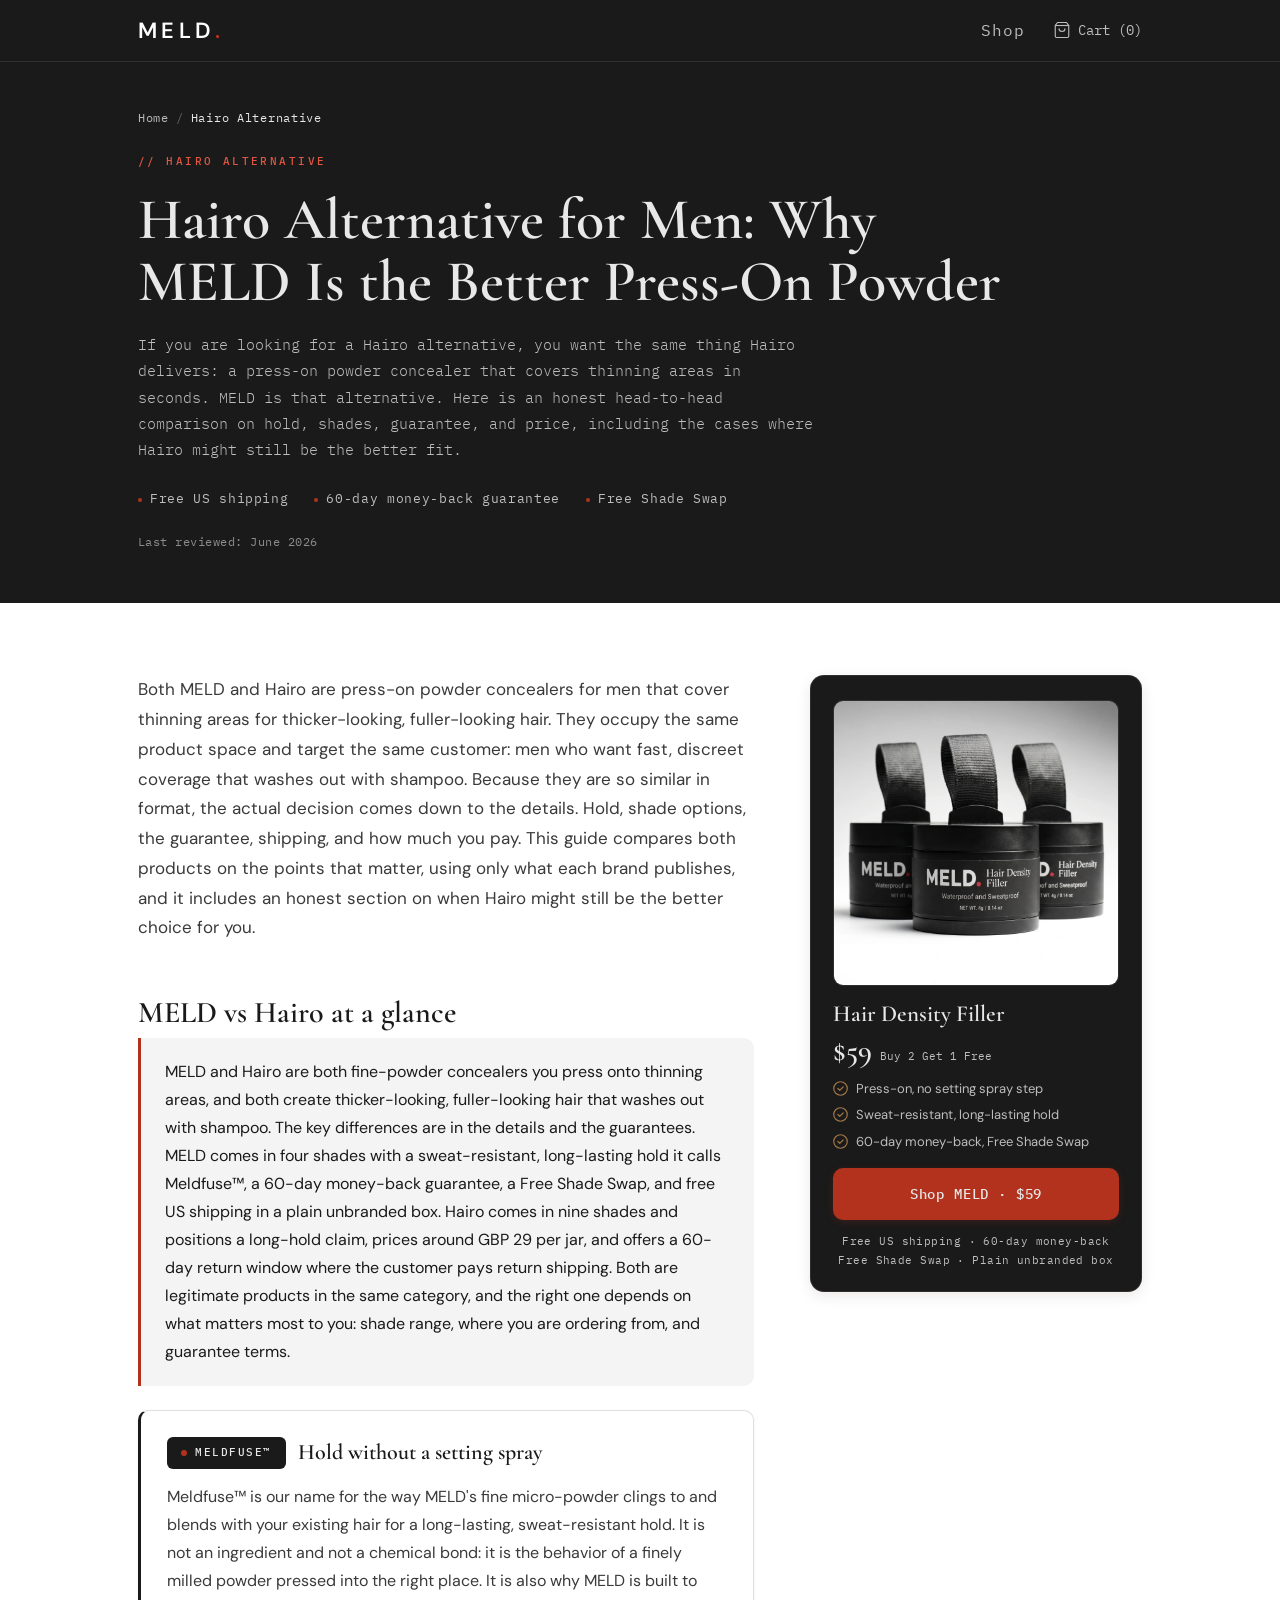
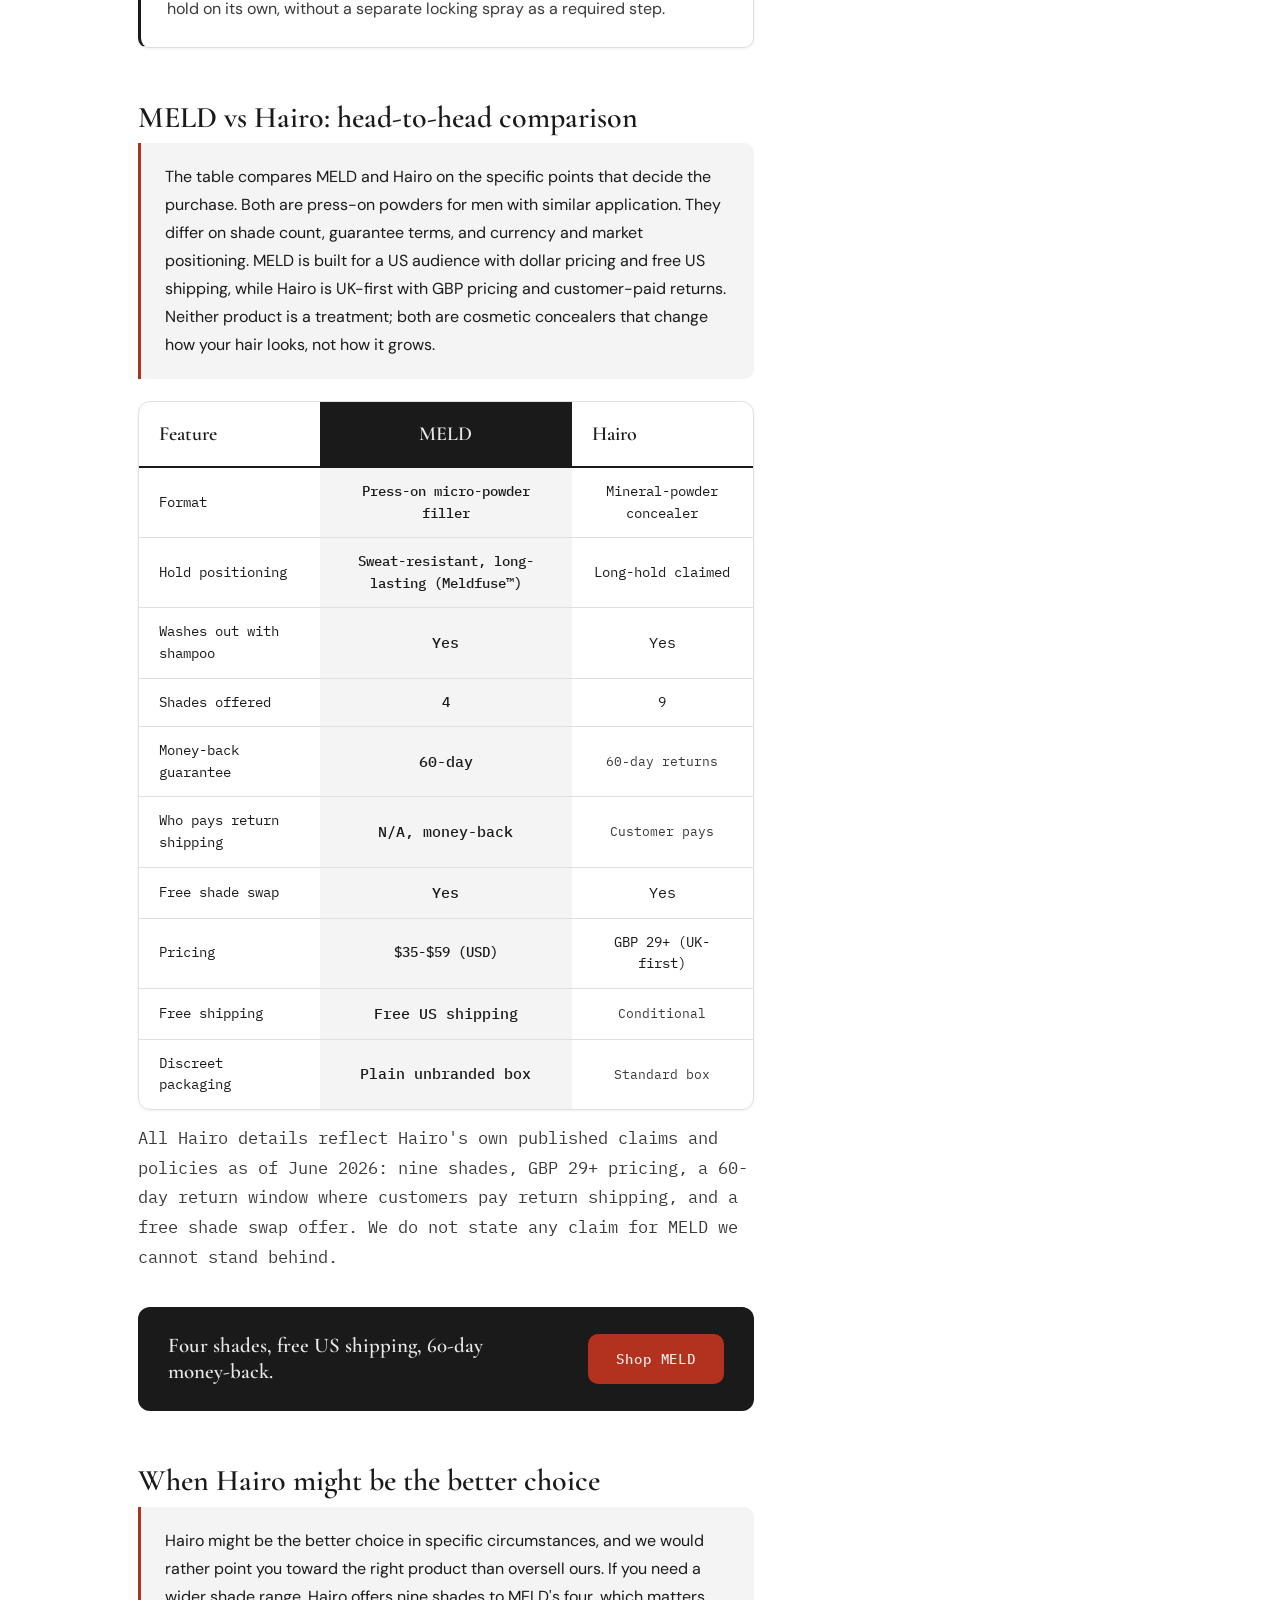
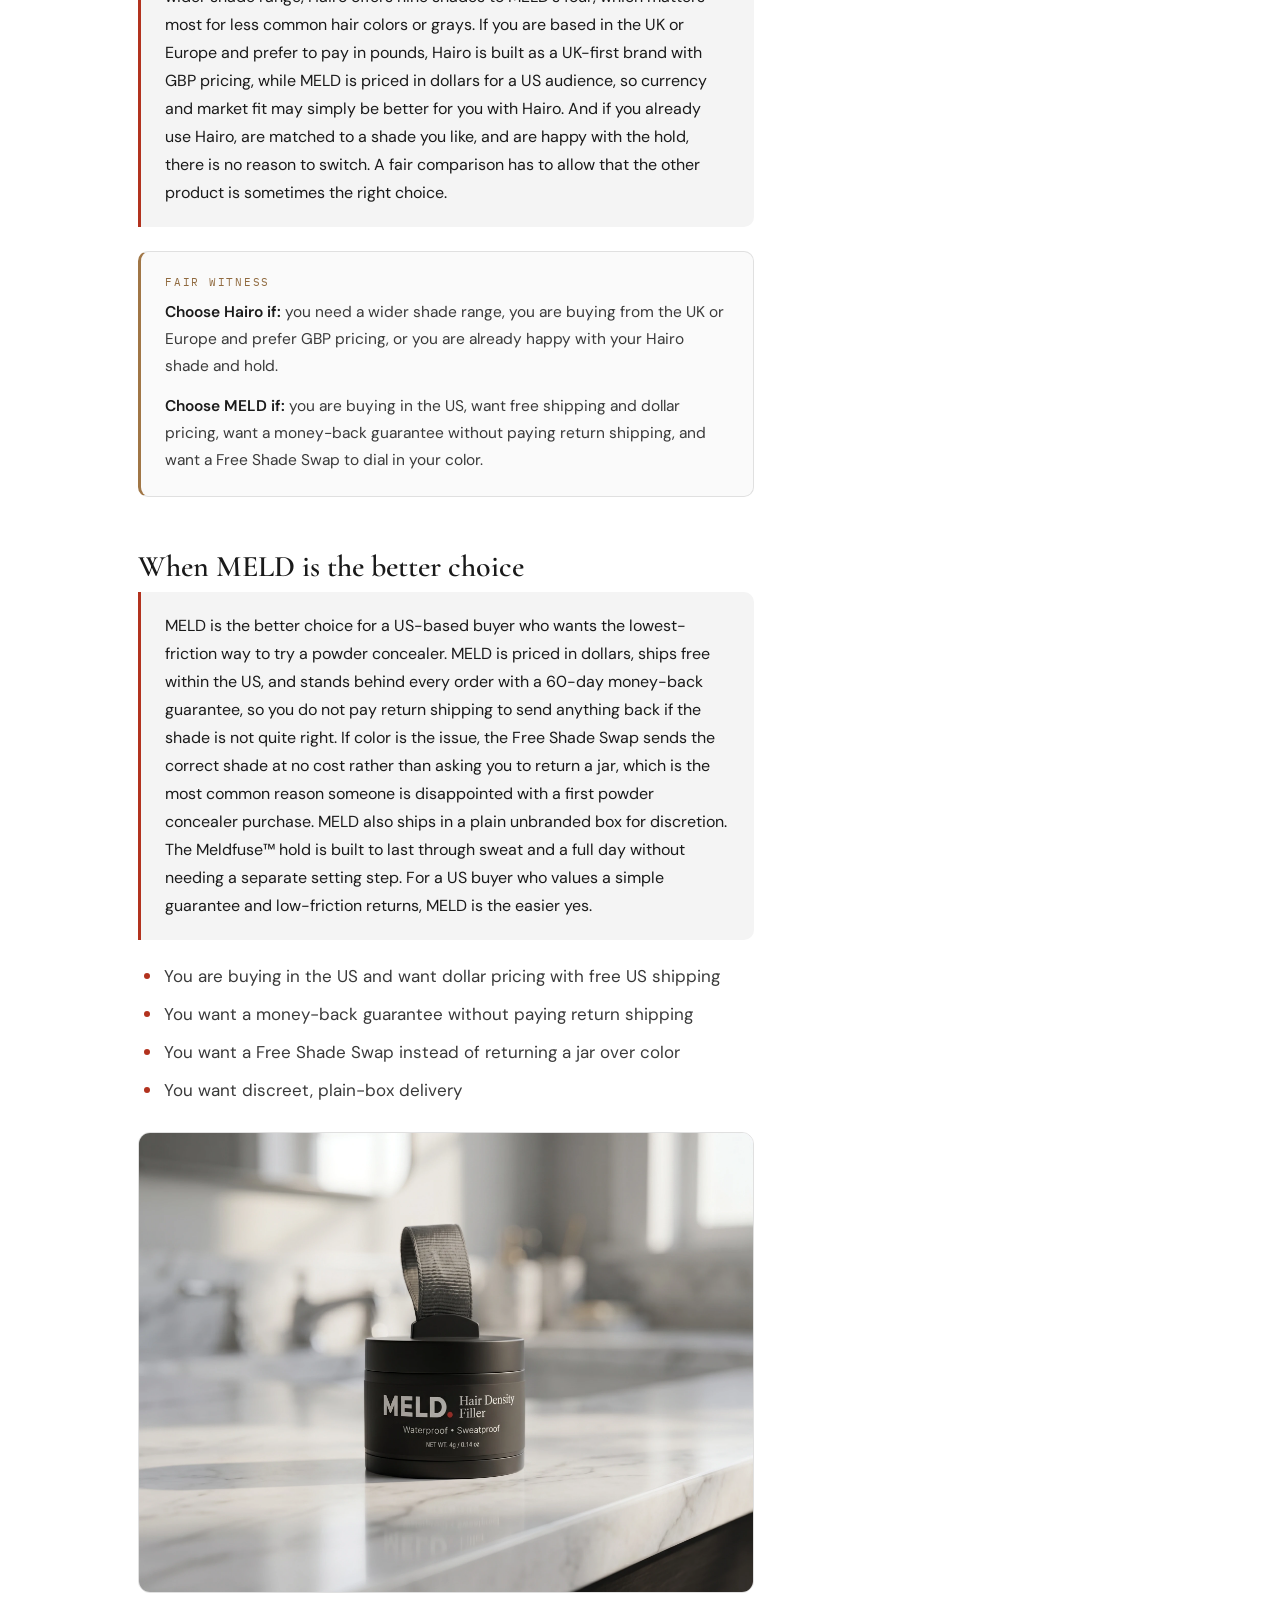
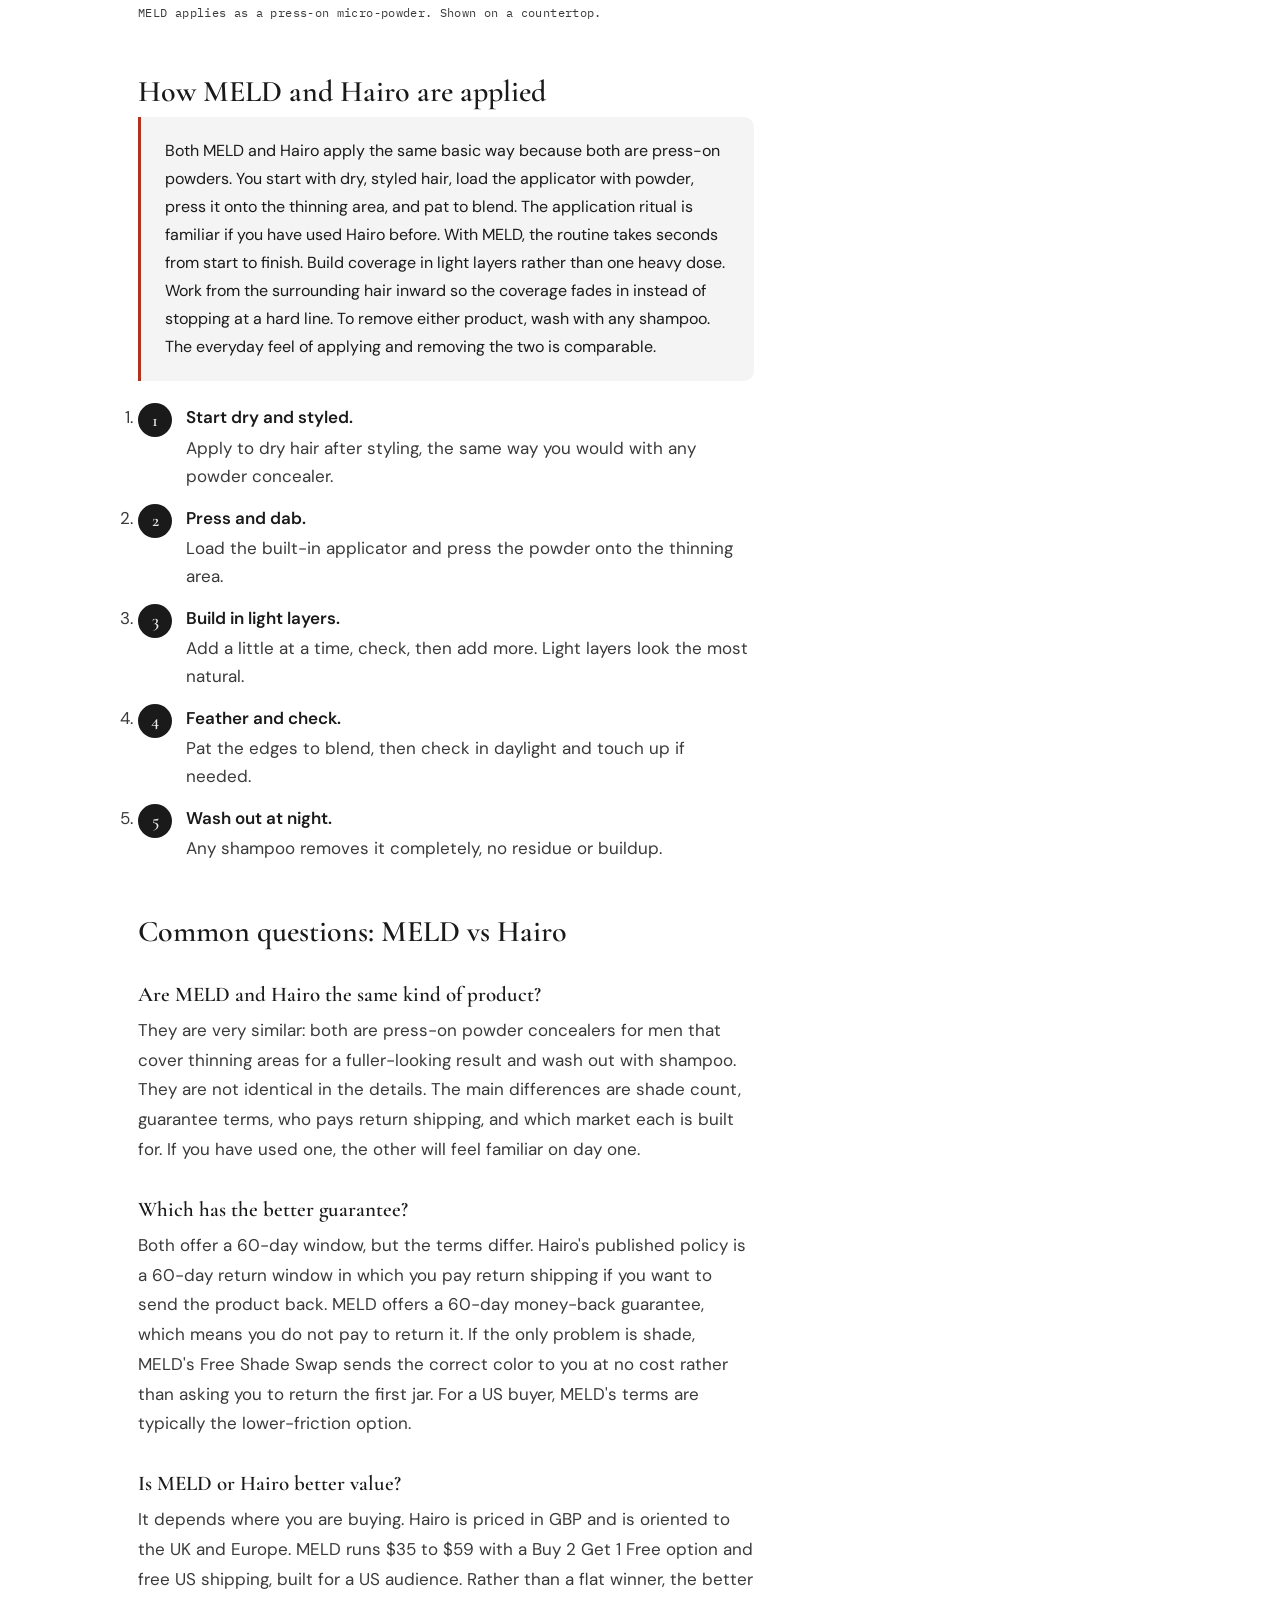
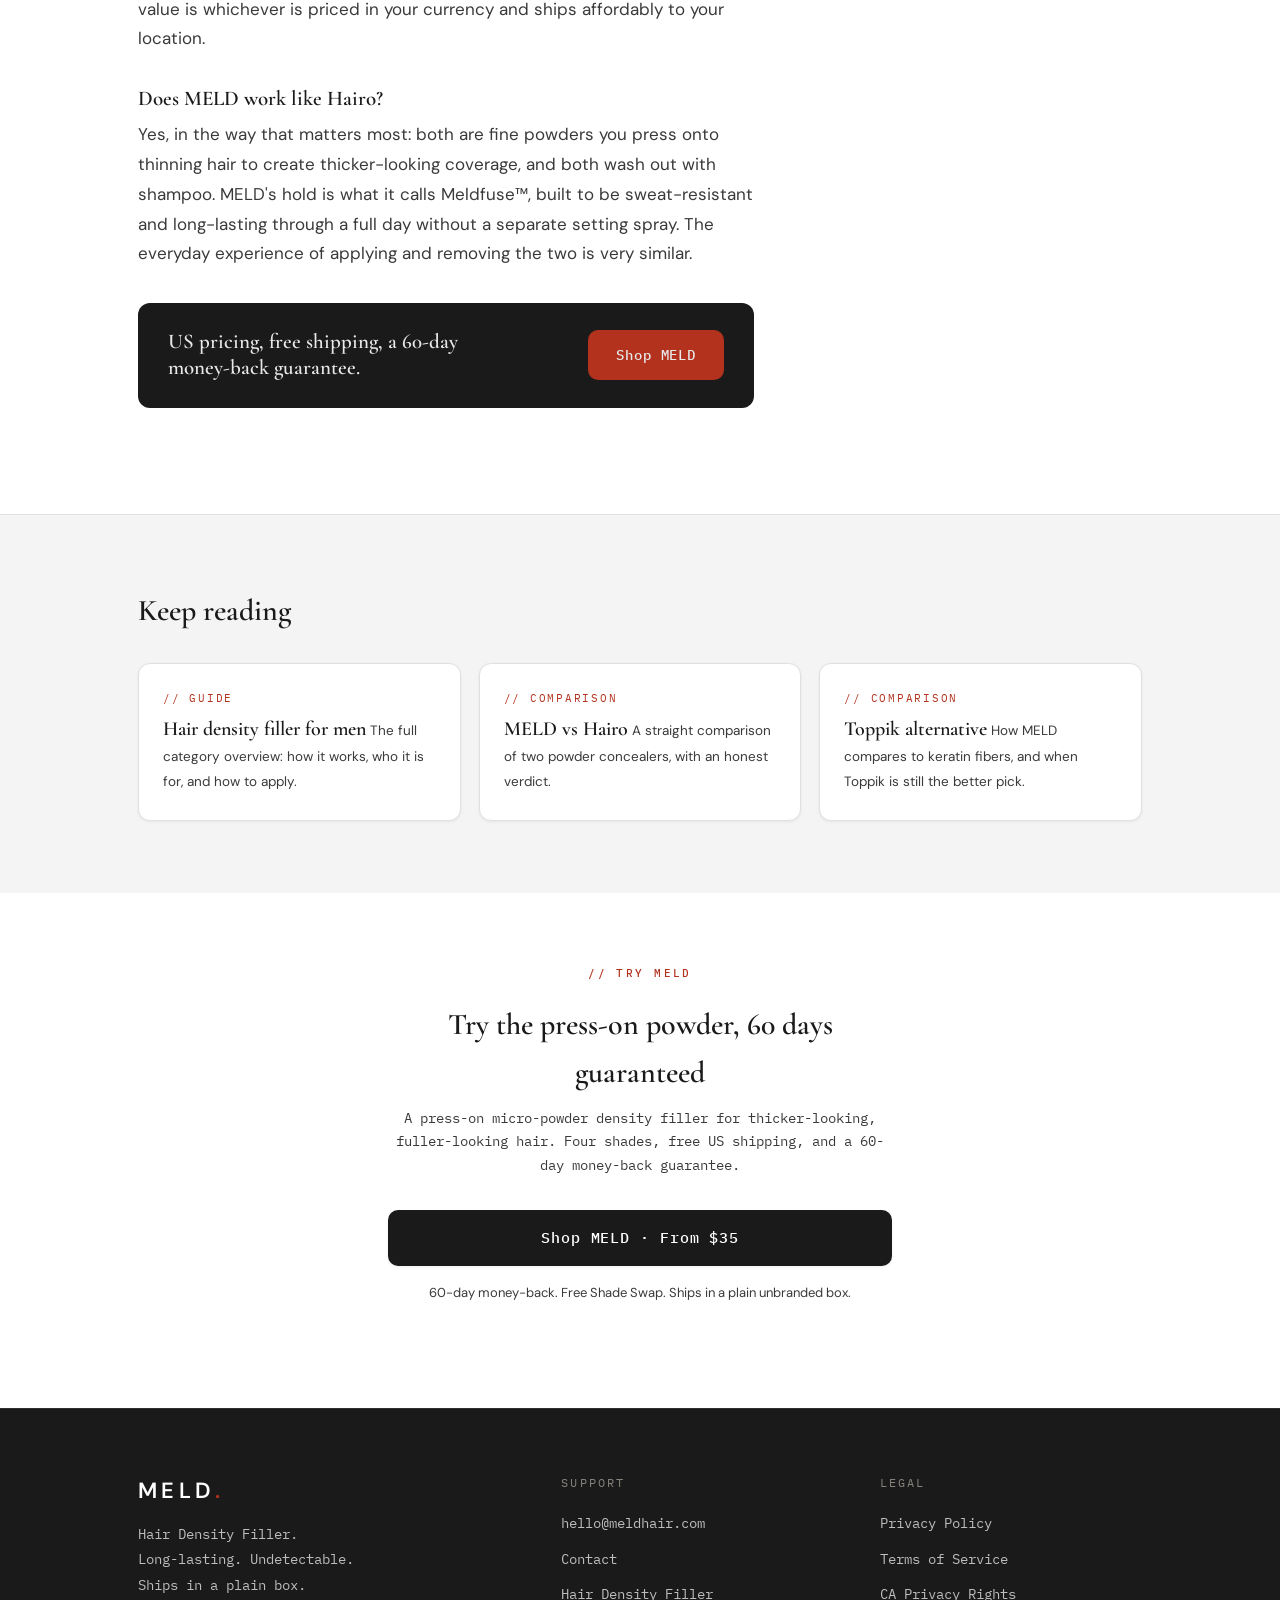
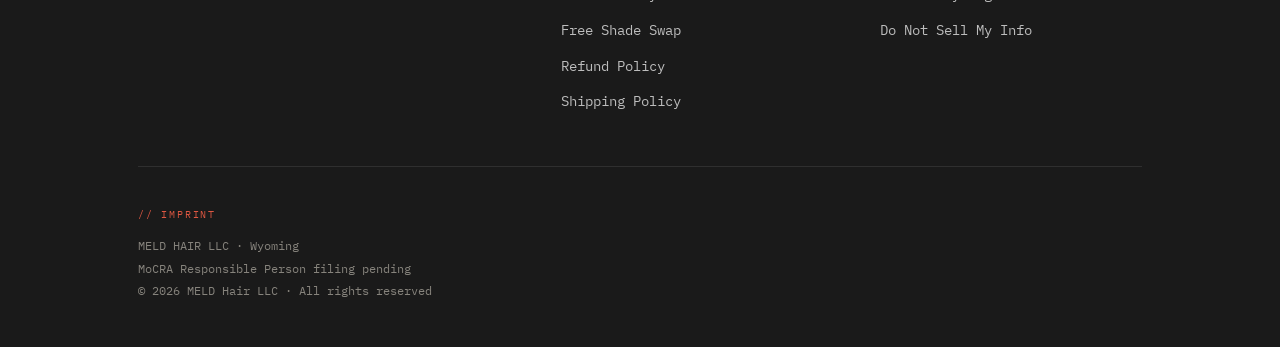
<file: hairo-alternative.html>
<!DOCTYPE html>

<html lang="en">
<head>
<meta charset="utf-8"/>
<meta content="width=device-width, initial-scale=1.0" name="viewport"/>
<link href="/favicon.ico" rel="icon" sizes="any"/>
<link href="/favicon.svg" rel="icon" type="image/svg+xml"/>
<link href="/favicon-32x32.png" rel="icon" sizes="32x32" type="image/png"/>
<link href="/favicon-16x16.png" rel="icon" sizes="16x16" type="image/png"/>
<link href="/apple-touch-icon.png" rel="apple-touch-icon" sizes="180x180"/>
<link href="/site.webmanifest" rel="manifest"/>
<meta content="#1A1A1A" name="theme-color"/>
<meta content="index, follow" name="robots"/>
<title>Hairo Alternative for Men: Why MELD Is the Better Press-On Powder | MELD</title>
<meta content="Looking for a Hairo alternative? MELD is a press-on micro-powder hair density filler for men. Compare MELD vs Hairo on hold, shades, guarantee, and pricing. Honest breakdown and when Hairo might still be better." name="description"/>
<meta content="Hairo Alternative for Men: Why MELD Is the Better Press-On Powder | MELD" property="og:title"/>
<meta content="MELD vs Hairo: an honest comparison of two press-on powder concealers for men. Compare on hold, shades, guarantee, price, and shipping." property="og:description"/>
<meta content="https://meldhair.com/images/og-image.webp" property="og:image"/>
<meta content="article" property="og:type"/>
<meta content="https://meldhair.com/hairo-alternative" property="og:url"/>
<link href="https://meldhair.com/hairo-alternative" rel="canonical"/>
<meta content="summary_large_image" name="twitter:card"/>
<meta content="https://meldhair.com/images/og-image.webp" name="twitter:image"/>
<link href="https://fonts.googleapis.com" rel="preconnect"/>
<link crossorigin="" href="https://fonts.gstatic.com" rel="preconnect"/>
<link href="https://fonts.googleapis.com/css2?family=Cormorant+Garamond:ital,wght@0,400;0,500;0,600;0,700;1,400;1,600&amp;family=IBM+Plex+Mono:wght@300;400;500;600&amp;family=DM+Sans:ital,opsz,wght@0,9..40,300;0,9..40,400;0,9..40,500;1,9..40,400&amp;display=swap" rel="stylesheet"/>
<script defer="" src="/consent.js"></script>
<script defer="" src="/meta-pixel.js"></script>
<style>
    :root {
      --ink:#1A1A1A; --paper:#E8E8E8; --paper-dim:#BDBDBD;
      --hairline:rgba(232,232,232,0.10);
      --body-bg:#FFFFFF; --body-bg-alt:#F4F4F4; --body-fg:#1A1A1A; --body-fg-2:#3A3A3A; --body-border:#E0E0E0;
      --red:#B2321E; --brass:#A07646;
      --fs-nav:16px; --fs-body:17px; --fs-body-sm:15px; --fs-h3:22px; --fs-h2:30px;
      --fs-h1:clamp(38px,5.4vw,58px); --fs-caption:14px;
      --font-display:'Cormorant Garamond',Georgia,serif;
      --font-mono:'IBM Plex Mono','Courier New',monospace;
      --font-body:'DM Sans',system-ui,sans-serif;
      --container:1100px; --section-v:72px;
      --radius-sm:6px; --radius-md:10px; --radius-lg:12px; --radius-xl:14px;
      --shadow-sm:0 1px 3px rgba(60,44,28,0.07); --shadow-md:0 4px 14px rgba(60,44,28,0.10); --shadow-lift:0 8px 22px rgba(60,44,28,0.14);
      --ease-quick:0.15s ease; --ease-soft:0.22s ease;
    }
    *,*::before,*::after{box-sizing:border-box;margin:0;padding:0;}
    html{font-size:16px;scroll-behavior:smooth;}
    body{font-family:var(--font-body);font-weight:400;color:var(--body-fg);background:var(--body-bg);-webkit-font-smoothing:antialiased;overflow-x:hidden;line-height:1.6;}
    img{max-width:100%;height:auto;display:block;}
    a{text-decoration:none;color:inherit;}
    button{cursor:pointer;border:none;background:none;font-family:inherit;}
    ul{list-style:none;}
    .container{max-width:var(--container);margin:0 auto;padding:0 48px;}
    .cg{font-family:'Cormorant Garamond',Georgia,serif;}
    .mono{font-family:'IBM Plex Mono',monospace;}
    .site-nav{position:fixed;top:0;left:0;right:0;z-index:100;height:62px;background:var(--ink);border-bottom:1px solid var(--hairline);}
    .nav-inner{max-width:var(--container);margin:0 auto;padding:0 48px;height:100%;display:flex;align-items:center;justify-content:space-between;}
    .nav-wordmark{font-family:'DM Sans',system-ui,sans-serif;font-weight:600;font-size:22px;letter-spacing:0.20em;color:#FFFFFF;text-transform:uppercase;}
    .nav-wordmark-dot{color:var(--red);letter-spacing:0;margin-left:-0.05em;}
    .nav-right{display:flex;align-items:center;gap:28px;}
    .nav-link{font-family:var(--font-mono);font-size:var(--fs-nav);color:var(--paper-dim);letter-spacing:0.06em;transition:color .15s;}
    .nav-link:hover{color:var(--paper);}
    .nav-cart{display:flex;align-items:center;gap:7px;font-family:var(--font-mono);font-size:14px;color:var(--paper-dim);transition:color .15s;}
    .nav-cart:hover{color:var(--paper);}
    .nav-cart svg{width:18px;height:18px;stroke:currentColor;fill:none;stroke-width:1.5;}
    .article-hero{background:var(--ink);padding-top:62px;}
    .article-hero-inner{max-width:var(--container);margin:0 auto;padding:46px 48px 52px;}
    .breadcrumbs{font-family:var(--font-mono);font-size:12px;letter-spacing:0.06em;color:var(--paper-dim);margin-bottom:26px;display:flex;flex-wrap:wrap;gap:7px;align-items:center;}
    .breadcrumbs a{color:var(--paper-dim);transition:color .15s;}
    .breadcrumbs a:hover{color:var(--paper);}
    .breadcrumbs span.sep{opacity:0.45;}
    .breadcrumbs span.current{color:var(--paper);}
    .hero-eyebrow{display:block;font-family:var(--font-mono);font-size:11px;font-weight:500;letter-spacing:0.22em;text-transform:uppercase;color:#DF5742;margin-bottom:18px;}
    .article-h1{font-family:var(--font-display);font-weight:600;font-size:var(--fs-h1);line-height:1.08;color:var(--paper);max-width:880px;margin-bottom:18px;}
    .article-deck{font-family:var(--font-mono);font-size:15px;font-weight:300;line-height:1.75;color:var(--paper-dim);max-width:680px;margin-bottom:26px;}
    .hero-trust-strip{display:flex;flex-wrap:wrap;gap:14px 26px;align-items:center;}
    .hts-item{display:flex;align-items:center;gap:8px;font-family:var(--font-mono);font-size:13px;letter-spacing:0.05em;color:var(--paper-dim);}
    .hts-stars{display:flex;gap:2px;}
    .hts-stars svg{width:15px;height:15px;fill:var(--brass);}
    .hts-dot{width:4px;height:4px;background:var(--red);border-radius:50%;flex-shrink:0;}
    .last-reviewed{font-family:var(--font-mono);font-size:12px;color:var(--paper-dim);opacity:0.7;margin-top:22px;letter-spacing:0.04em;}
    .article-layout{max-width:var(--container);margin:0 auto;padding:var(--section-v) 48px;display:grid;grid-template-columns:minmax(0,1fr) 332px;gap:56px;align-items:start;}
    .article-body{min-width:0;}
    .article-rail{position:sticky;top:86px;}
    .article-body h2{font-family:var(--font-display);font-weight:600;font-size:var(--fs-h2);line-height:1.18;color:var(--body-fg);margin:52px 0 8px;scroll-margin-top:84px;}
    .article-body h2:first-child{margin-top:0;}
    .article-body h3{font-family:var(--font-display);font-weight:600;font-size:21px;line-height:1.25;color:var(--body-fg);margin:32px 0 8px;}
    .article-body p{font-size:var(--fs-body);color:var(--body-fg-2);line-height:1.75;margin-bottom:16px;}
    .article-body p strong, .article-body li strong{color:var(--body-fg);font-weight:600;}
    .article-body a.inline-link{color:var(--red);border-bottom:1px solid rgba(178,50,30,0.3);transition:border-color .15s;}
    .article-body a.inline-link:hover{border-color:var(--red);}
    .article-body ul.bullets{margin:0 0 20px;display:flex;flex-direction:column;gap:10px;}
    .article-body ul.bullets li{position:relative;padding-left:26px;font-size:var(--fs-body);color:var(--body-fg-2);line-height:1.65;}
    .article-body ul.bullets li::before{content:'';position:absolute;left:6px;top:11px;width:6px;height:6px;background:var(--red);border-radius:50%;}
    .article-body ol.steps{margin:6px 0 22px;counter-reset:step;display:flex;flex-direction:column;gap:14px;}
    .article-body ol.steps li{position:relative;padding-left:48px;font-size:var(--fs-body);color:var(--body-fg-2);line-height:1.65;counter-increment:step;min-height:34px;}
    .article-body ol.steps li::before{content:counter(step);position:absolute;left:0;top:0;width:34px;height:34px;border-radius:50%;background:var(--ink);color:var(--paper);font-family:var(--font-display);font-weight:600;font-size:18px;display:flex;align-items:center;justify-content:center;}
    .article-body ol.steps li strong{display:block;color:var(--body-fg);font-weight:600;margin-bottom:2px;}
    .answer-passage{border-left:3px solid var(--red);background:var(--body-bg-alt);border-radius:0 var(--radius-md) var(--radius-md) 0;padding:20px 24px;margin:6px 0 22px;}
    .answer-passage p{font-size:16px;color:var(--body-fg);line-height:1.75;margin-bottom:0;}
    .answer-passage p + p{margin-top:12px;}
    .callout{border:1px solid var(--body-border);border-left:3px solid var(--brass);border-radius:var(--radius-md);padding:22px 24px;margin:24px 0;background:#FAFAFA;}
    .callout .callout-label{font-family:var(--font-mono);font-size:11px;letter-spacing:0.16em;text-transform:uppercase;color:#906A3F;margin-bottom:8px;display:block;}
    .callout p{margin-bottom:0;font-size:15.5px;}
    .callout p + p{margin-top:12px;}
    .article-figure{margin:28px 0;}
    .article-figure img{width:100%;border-radius:var(--radius-lg);border:1px solid var(--body-border);}
    .article-figure figcaption{font-family:var(--font-mono);font-size:12px;color:var(--body-fg-2);margin-top:10px;letter-spacing:0.03em;}
    .meldfuse-badge{display:inline-flex;align-items:center;gap:8px;font-family:var(--font-mono);font-size:11px;font-weight:500;letter-spacing:0.14em;text-transform:uppercase;color:var(--paper);background:var(--ink);padding:7px 14px;border-radius:var(--radius-sm);}
    .meldfuse-badge .mf-dot{width:6px;height:6px;border-radius:50%;background:var(--red);flex-shrink:0;}
    .meldfuse-card{border:1px solid var(--body-border);border-left:3px solid var(--ink);border-radius:var(--radius-md);padding:24px 26px;margin:24px 0;background:#FFFFFF;box-shadow:var(--shadow-sm);}
    .meldfuse-card .mf-head{display:flex;align-items:center;gap:12px;margin-bottom:12px;flex-wrap:wrap;}
    .meldfuse-card .mf-title{font-family:var(--font-display);font-size:22px;font-weight:600;color:var(--body-fg);}
    .meldfuse-card p{margin-bottom:0;font-size:16px;}
    .inline-cta{display:flex;flex-wrap:wrap;align-items:center;justify-content:space-between;gap:18px;background:var(--ink);border-radius:var(--radius-lg);padding:26px 30px;margin:34px 0;}
    .inline-cta-copy{font-family:var(--font-display);font-size:21px;font-weight:600;color:var(--paper);line-height:1.25;max-width:60%;}
    .inline-cta a{display:inline-flex;align-items:center;justify-content:center;height:50px;padding:0 28px;background:var(--red);color:var(--paper);font-family:var(--font-mono);font-size:14px;font-weight:500;letter-spacing:0.06em;border-radius:var(--radius-md);transition:background var(--ease-quick),transform var(--ease-quick);white-space:nowrap;}
    .inline-cta a:hover{background:#991e10;transform:translateY(-1px);}
    .compare-wrap{overflow-x:auto;border:1px solid var(--body-border);border-radius:var(--radius-lg);box-shadow:var(--shadow-sm);margin:8px 0 14px;}
    .compare-table{width:100%;border-collapse:collapse;min-width:560px;}
    .compare-table thead th{font-family:var(--font-display);font-size:20px;font-weight:600;color:var(--body-fg);padding:16px 20px;text-align:left;border-bottom:2px solid var(--body-fg);}
    .compare-table thead th.meld-col{background:var(--ink);color:var(--paper);text-align:center;border-bottom:2px solid var(--ink);}
    .compare-table tbody td{font-family:var(--font-mono);font-size:13.5px;color:var(--body-fg);padding:13px 20px;border-bottom:1px solid var(--body-border);vertical-align:middle;}
    .compare-table tbody td.meld-col{background:var(--body-bg-alt);text-align:center;font-weight:500;}
    .compare-table tbody td:not(:first-child):not(.meld-col){text-align:center;}
    .compare-table tbody tr:last-child td{border-bottom:none;}
    .cy{color:var(--body-fg);font-size:15px;}
    .cn{color:#C4BFB8;font-size:15px;}
    .cp{font-size:12.5px;color:var(--body-fg-2);}
    .table-note{font-family:var(--font-mono);font-size:11.5px;color:var(--body-fg-2);line-height:1.6;margin:0 0 22px;}
    .quote-card{border:1px solid var(--body-border);border-radius:var(--radius-lg);padding:24px 26px;margin:22px 0;background:var(--body-bg-alt);}
    .quote-card .qc-stars{display:flex;gap:3px;margin-bottom:10px;}
    .quote-card .qc-stars svg{width:14px;height:14px;fill:var(--brass);}
    .quote-card blockquote{font-family:var(--font-display);font-size:19px;font-style:italic;font-weight:400;color:var(--body-fg);line-height:1.45;margin-bottom:10px;}
    .quote-card .qc-name{font-family:var(--font-mono);font-size:12px;letter-spacing:0.08em;color:var(--body-fg-2);}
    .buy-card{background:var(--ink);border:1px solid var(--hairline);border-radius:var(--radius-xl);padding:24px 22px 22px;box-shadow:var(--shadow-md);}
    .buy-card .bc-img{width:100%;aspect-ratio:1/1;object-fit:cover;border-radius:var(--radius-md);margin-bottom:16px;border:1px solid var(--hairline);}
    .buy-card .bc-stars{display:flex;align-items:center;gap:8px;margin-bottom:10px;}
    .buy-card .bc-stars .row{display:flex;gap:2px;}
    .buy-card .bc-stars svg{width:14px;height:14px;fill:var(--brass);}
    .buy-card .bc-stars span{font-family:var(--font-mono);font-size:12px;color:var(--paper-dim);letter-spacing:0.08em;}
    .buy-card .bc-title{font-family:var(--font-display);font-size:23px;font-weight:600;color:var(--paper);line-height:1.1;margin-bottom:8px;}
    .buy-card .bc-price-row{display:flex;align-items:baseline;gap:8px;margin-bottom:14px;}
    .buy-card .bc-price{font-family:var(--font-display);font-size:30px;font-weight:600;color:var(--paper);line-height:1;}
    .buy-card .bc-per{font-family:var(--font-mono);font-size:11px;color:var(--paper-dim);}
    .buy-card .bc-was{font-family:var(--font-mono);font-size:12px;color:var(--paper-dim);text-decoration:line-through;}
    .buy-card .bc-bullets{display:flex;flex-direction:column;gap:8px;margin-bottom:16px;}
    .buy-card .bc-bullets li{display:flex;align-items:flex-start;gap:8px;font-family:var(--font-body);font-size:13px;color:var(--paper-dim);line-height:1.45;}
    .buy-card .bc-bullets svg{width:15px;height:15px;flex-shrink:0;margin-top:1px;stroke:var(--brass);fill:none;stroke-width:1.6;}
    .buy-card .bc-cta{display:flex;align-items:center;justify-content:center;gap:10px;height:52px;width:100%;background:var(--red);color:var(--paper);font-family:var(--font-mono);font-size:14px;font-weight:500;letter-spacing:0.06em;border-radius:var(--radius-md);transition:background var(--ease-quick),transform var(--ease-quick),box-shadow var(--ease-quick);box-shadow:0 2px 8px rgba(178,50,30,0.20);}
    .buy-card .bc-cta:hover{background:#991e10;transform:translateY(-1px);box-shadow:0 6px 18px rgba(178,50,30,0.32);}
    .buy-card .bc-trust{font-family:var(--font-mono);font-size:11px;color:var(--paper-dim);text-align:center;margin-top:12px;letter-spacing:0.04em;line-height:1.7;}
    .related{background:var(--body-bg-alt);border-top:1px solid var(--body-border);}
    .related-inner{max-width:var(--container);margin:0 auto;padding:var(--section-v) 48px;}
    .related h2{font-family:var(--font-display);font-size:var(--fs-h2);font-weight:600;color:var(--body-fg);margin-bottom:28px;}
    .related-grid{display:grid;grid-template-columns:repeat(3,1fr);gap:18px;}
    .related-card{display:block;background:var(--body-bg);border:1px solid var(--body-border);border-radius:var(--radius-lg);padding:26px 24px;box-shadow:var(--shadow-sm);transition:box-shadow var(--ease-soft),transform var(--ease-soft);}
    .related-card:hover{box-shadow:var(--shadow-md);transform:translateY(-2px);}
    .related-card .rc-code{font-family:var(--font-mono);font-size:11px;letter-spacing:0.16em;text-transform:uppercase;color:var(--red);margin-bottom:10px;display:block;}
    .related-card .rc-title{font-family:var(--font-display);font-size:20px;font-weight:600;color:var(--body-fg);line-height:1.25;margin-bottom:8px;}
    .related-card .rc-sub{font-family:var(--font-body);font-size:13.5px;color:var(--body-fg-2);line-height:1.6;}
    .final-cta{background:var(--body-bg);}
    .final-cta-inner{max-width:600px;margin:0 auto;text-align:center;padding:var(--section-v) 48px;}
    .final-cta .section-code{display:block;font-family:var(--font-mono);font-size:11px;font-weight:500;letter-spacing:0.22em;text-transform:uppercase;color:var(--red);margin-bottom:18px;}
    .final-cta h2{font-family:var(--font-display);font-size:var(--fs-h2);font-weight:600;color:var(--body-fg);margin-bottom:10px;}
    .final-cta p{font-family:var(--font-mono);font-size:14px;color:var(--body-fg-2);line-height:1.7;margin-bottom:32px;}
    .btn-primary{display:flex;align-items:center;justify-content:center;height:56px;padding:0 32px;background:var(--body-fg);color:var(--body-bg);font-family:var(--font-mono);font-size:15px;font-weight:500;letter-spacing:0.06em;width:100%;transition:background var(--ease-quick),box-shadow var(--ease-quick),transform var(--ease-quick);border-radius:var(--radius-md);box-shadow:var(--shadow-sm);}
    .btn-primary:hover{background:#333;box-shadow:var(--shadow-md);transform:translateY(-1px);}
    .final-cta .fc-foot{margin-top:16px;font-family:var(--font-body);font-size:13px;color:var(--body-fg-2);}
    .site-footer{background:var(--ink);border-top:1px solid var(--hairline);}
    .footer-inner{max-width:var(--container);margin:0 auto;padding:64px 48px 44px;}
    .footer-top{display:grid;grid-template-columns:1.4fr 1fr 1fr;gap:56px;padding-bottom:52px;border-bottom:1px solid var(--hairline);margin-bottom:40px;}
    .footer-wordmark{font-family:'DM Sans',system-ui,sans-serif;font-weight:600;font-size:22px;letter-spacing:0.20em;color:#FFFFFF;text-transform:uppercase;margin-bottom:14px;}
    .footer-wordmark-dot{color:var(--red);letter-spacing:0;margin-left:-0.05em;}
    .footer-tagline{font-family:var(--font-mono);font-size:14px;color:var(--paper-dim);line-height:1.8;}
    .footer-col-head{font-family:var(--font-mono);font-size:12px;letter-spacing:0.18em;color:rgba(239,233,219,0.51);text-transform:uppercase;margin-bottom:18px;}
    .footer-links{display:flex;flex-direction:column;gap:10px;}
    .footer-links a{font-family:var(--font-mono);font-size:14px;color:var(--paper-dim);transition:color .15s;}
    .footer-links a:hover{color:var(--paper);}
    .footer-bottom{display:flex;align-items:flex-start;justify-content:space-between;gap:28px;flex-wrap:wrap;}
    .footer-imprint-code{font-family:var(--font-mono);font-size:10px;letter-spacing:0.18em;color:#DF5742;text-transform:uppercase;margin-bottom:12px;}
    .footer-imprint{font-family:var(--font-mono);font-size:12px;color:rgba(239,233,219,0.51);line-height:1.9;}
    .sticky-bar{position:fixed;bottom:0;left:0;right:0;z-index:90;background:var(--ink);border-top:1px solid var(--hairline);transform:translateY(100%);transition:transform .3s ease;display:none;}
    .sticky-bar.show{transform:translateY(0);}
    .sticky-bar-inner{max-width:var(--container);margin:0 auto;padding:12px 20px;display:flex;align-items:center;justify-content:space-between;gap:16px;}
    .sticky-copy{font-family:var(--font-mono);font-size:13px;color:var(--paper-dim);}
    .sticky-copy strong{color:var(--paper);font-weight:500;}
    .sticky-cta{flex-shrink:0;display:flex;align-items:center;height:44px;padding:0 24px;background:var(--red);color:var(--paper);font-family:var(--font-mono);font-size:14px;font-weight:500;letter-spacing:0.06em;white-space:nowrap;border-radius:var(--radius-md);transition:background var(--ease-quick);}
    .sticky-cta:hover{background:#991e10;}
    @media (max-width:960px){
      :root{--section-v:56px;}
      .container{padding:0 28px;}
      .nav-inner{padding:0 28px;}
      .nav-link{display:none;}
      .article-hero-inner{padding:36px 28px 40px;}
      .article-layout{grid-template-columns:1fr;gap:0;padding:48px 28px;}
      .article-rail{display:none;}
      .related-inner,.final-cta-inner,.footer-inner{padding-left:28px;padding-right:28px;}
      .related-grid{grid-template-columns:1fr;}
      .footer-top{grid-template-columns:1fr;gap:36px;}
      .sticky-bar{display:block;}
      .inline-cta-copy{max-width:100%;}
    }
    @media (max-width:560px){
      .container{padding:0 20px;}
      .nav-inner{padding:0 20px;}
      .article-hero-inner{padding:28px 20px 32px;}
      .article-layout{padding:36px 20px;}
      .compare-table thead th,.compare-table tbody td{padding:10px 12px;font-size:12.5px;}
      .sticky-copy{display:none;}
      .sticky-cta{flex:1;justify-content:center;}
    }
  </style>
<script type="application/ld+json">
  {
    "@context":"https://schema.org",
    "@type":"BreadcrumbList",
    "itemListElement":[
      {"@type":"ListItem","position":1,"name":"Home","item":"https://meldhair.com/"},
      {"@type":"ListItem","position":2,"name":"Hairo Alternative","item":"https://meldhair.com/hairo-alternative"}
    ]
  }
  </script>
<script type="application/ld+json">
  {
    "@context":"https://schema.org",
    "@type":"Article",
    "headline":"Hairo Alternative for Men: Why MELD Is the Better Press-On Powder",
    "description":"Looking for a Hairo alternative? MELD is a press-on micro-powder hair density filler. Honest comparison on hold, shades, guarantee, and pricing.",
    "image":"https://meldhair.com/images/og-image.webp",
    "datePublished":"2026-06-20",
    "dateModified":"2026-06-20",
    "author":{"@type":"Organization","name":"MELD"},
    "publisher":{"@type":"Organization","name":"MELD","logo":{"@type":"ImageObject","url":"https://meldhair.com/images/og-image.webp"}},
    "mainEntityOfPage":{"@type":"WebPage","@id":"https://meldhair.com/hairo-alternative"}
  }
  </script>
<script type="application/ld+json">
  {
    "@context":"https://schema.org/",
    "@type":"Product",
    "name":"MELD Hair Density Filler",
    "description":"A fine micro-powder hair density filler for men and a press-on alternative to hair powder products. Covers thinning areas in seconds for thicker-looking, fuller-looking hair, holds through sweat, and washes out with any shampoo.",
    "brand":{"@type":"Brand","name":"MELD"},
    "image":"https://meldhair.com/images/og-image.webp",
    "url":"https://meldhair.com/hairo-alternative",
    "offers":{
      "@type":"AggregateOffer",
      "lowPrice":"35",
      "highPrice":"59",
      "offerCount":"2",
      "priceCurrency":"USD",
      "availability":"https://schema.org/InStock",
      "url":"https://meldhair.com/"
    }
  }
  </script>
</head>
<body>
<nav aria-label="Main navigation" class="site-nav">
<div class="nav-inner">
<a aria-label="MELD home" class="nav-wordmark" href="/">MELD<span class="nav-wordmark-dot">.</span></a>
<div class="nav-right">
<a class="nav-link" href="/">Shop</a>
<a aria-label="Cart" class="nav-cart" href="#buy">
<svg aria-hidden="true" viewbox="0 0 24 24"><path d="M6 2L3 6v14a2 2 0 002 2h14a2 2 0 002-2V6l-3-4z"></path><line x1="3" x2="21" y1="6" y2="6"></line><path d="M16 10a4 4 0 01-8 0"></path></svg>
        Cart (0)
      </a>
</div>
</div>
</nav>
<header class="article-hero">
<div class="article-hero-inner">
<nav aria-label="Breadcrumb" class="breadcrumbs">
<a href="/">Home</a>
<span aria-hidden="true" class="sep">/</span>
<span class="current">Hairo Alternative</span>
</nav>
<span class="hero-eyebrow">// Hairo Alternative</span>
<h1 class="article-h1">Hairo Alternative for Men: Why MELD Is the Better Press-On Powder</h1>
<p class="article-deck">If you are looking for a Hairo alternative, you want the same thing Hairo delivers: a press-on powder concealer that covers thinning areas in seconds. MELD is that alternative. Here is an honest head-to-head comparison on hold, shades, guarantee, and price, including the cases where Hairo might still be the better fit.</p>
<div class="hero-trust-strip">

<span class="hts-item"><span aria-hidden="true" class="hts-dot"></span>Free US shipping</span>
<span class="hts-item"><span aria-hidden="true" class="hts-dot"></span>60-day money-back guarantee</span>
<span class="hts-item"><span aria-hidden="true" class="hts-dot"></span>Free Shade Swap</span>
</div>
<p class="last-reviewed">Last reviewed: June 2026</p>
</div>
</header>
<main>
<div class="article-layout">
<article class="article-body">
<p>Both MELD and Hairo are press-on powder concealers for men that cover thinning areas for thicker-looking, fuller-looking hair. They occupy the same product space and target the same customer: men who want fast, discreet coverage that washes out with shampoo. Because they are so similar in format, the actual decision comes down to the details. Hold, shade options, the guarantee, shipping, and how much you pay. This guide compares both products on the points that matter, using only what each brand publishes, and it includes an honest section on when Hairo might still be the better choice for you.</p>
<h2>MELD vs Hairo at a glance</h2>
<div class="answer-passage">
<p>MELD and Hairo are both fine-powder concealers you press onto thinning areas, and both create thicker-looking, fuller-looking hair that washes out with shampoo. The key differences are in the details and the guarantees. MELD comes in four shades with a sweat-resistant, long-lasting hold it calls Meldfuse™, a 60-day money-back guarantee, a Free Shade Swap, and free US shipping in a plain unbranded box. Hairo comes in nine shades and positions a long-hold claim, prices around GBP 29 per jar, and offers a 60-day return window where the customer pays return shipping. Both are legitimate products in the same category, and the right one depends on what matters most to you: shade range, where you are ordering from, and guarantee terms.</p>
</div>
<div class="meldfuse-card">
<div class="mf-head">
<span class="meldfuse-badge"><span aria-hidden="true" class="mf-dot"></span>Meldfuse™</span>
<span class="mf-title">Hold without a setting spray</span>
</div>
<p>Meldfuse™ is our name for the way MELD's fine micro-powder clings to and blends with your existing hair for a long-lasting, sweat-resistant hold. It is not an ingredient and not a chemical bond: it is the behavior of a finely milled powder pressed into the right place. It is also why MELD is built to hold on its own, without a separate locking spray as a required step.</p>
</div>
<h2>MELD vs Hairo: head-to-head comparison</h2>
<div class="answer-passage">
<p>The table compares MELD and Hairo on the specific points that decide the purchase. Both are press-on powders for men with similar application. They differ on shade count, guarantee terms, and currency and market positioning. MELD is built for a US audience with dollar pricing and free US shipping, while Hairo is UK-first with GBP pricing and customer-paid returns. Neither product is a treatment; both are cosmetic concealers that change how your hair looks, not how it grows.</p>
</div>
<div class="compare-wrap">
<table class="compare-table">
<thead>
<tr>
<th scope="col">Feature</th>
<th class="meld-col" scope="col">MELD</th>
<th scope="col">Hairo</th>
</tr>
</thead>
<tbody>
<tr><td>Format</td><td class="meld-col">Press-on micro-powder filler</td><td>Mineral-powder concealer</td></tr>
<tr><td>Hold positioning</td><td class="meld-col">Sweat-resistant, long-lasting (Meldfuse™)</td><td>Long-hold claimed</td></tr>
<tr><td>Washes out with shampoo</td><td class="meld-col"><span class="cy">Yes</span></td><td><span class="cy">Yes</span></td></tr>
<tr><td>Shades offered</td><td class="meld-col">4</td><td>9</td></tr>
<tr><td>Money-back guarantee</td><td class="meld-col"><span class="cy">60-day</span></td><td><span class="cp">60-day returns</span></td></tr>
<tr><td>Who pays return shipping</td><td class="meld-col"><span class="cy">N/A, money-back</span></td><td><span class="cp">Customer pays</span></td></tr>
<tr><td>Free shade swap</td><td class="meld-col"><span class="cy">Yes</span></td><td><span class="cy">Yes</span></td></tr>
<tr><td>Pricing</td><td class="meld-col">$35-$59 (USD)</td><td>GBP 29+ (UK-first)</td></tr>
<tr><td>Free shipping</td><td class="meld-col"><span class="cy">Free US shipping</span></td><td><span class="cp">Conditional</span></td></tr>
<tr><td>Discreet packaging</td><td class="meld-col"><span class="cy">Plain unbranded box</span></td><td><span class="cp">Standard box</span></td></tr>
</tbody>
</table>
</div>
<p class="table-note">All Hairo details reflect Hairo's own published claims and policies as of June 2026: nine shades, GBP 29+ pricing, a 60-day return window where customers pay return shipping, and a free shade swap offer. We do not state any claim for MELD we cannot stand behind.</p>
<div class="inline-cta">
<span class="inline-cta-copy">Four shades, free US shipping, 60-day money-back.</span>
<a href="/" id="inlineCta1">Shop MELD</a>
</div>
<h2>When Hairo might be the better choice</h2>
<div class="answer-passage">
<p>Hairo might be the better choice in specific circumstances, and we would rather point you toward the right product than oversell ours. If you need a wider shade range, Hairo offers nine shades to MELD's four, which matters most for less common hair colors or grays. If you are based in the UK or Europe and prefer to pay in pounds, Hairo is built as a UK-first brand with GBP pricing, while MELD is priced in dollars for a US audience, so currency and market fit may simply be better for you with Hairo. And if you already use Hairo, are matched to a shade you like, and are happy with the hold, there is no reason to switch. A fair comparison has to allow that the other product is sometimes the right choice.</p>
</div>
<div class="callout">
<span class="callout-label">Fair witness</span>
<p><strong>Choose Hairo if:</strong> you need a wider shade range, you are buying from the UK or Europe and prefer GBP pricing, or you are already happy with your Hairo shade and hold.</p>
<p><strong>Choose MELD if:</strong> you are buying in the US, want free shipping and dollar pricing, want a money-back guarantee without paying return shipping, and want a Free Shade Swap to dial in your color.</p>
</div>
<h2>When MELD is the better choice</h2>
<div class="answer-passage">
<p>MELD is the better choice for a US-based buyer who wants the lowest-friction way to try a powder concealer. MELD is priced in dollars, ships free within the US, and stands behind every order with a 60-day money-back guarantee, so you do not pay return shipping to send anything back if the shade is not quite right. If color is the issue, the Free Shade Swap sends the correct shade at no cost rather than asking you to return a jar, which is the most common reason someone is disappointed with a first powder concealer purchase. MELD also ships in a plain unbranded box for discretion. The Meldfuse™ hold is built to last through sweat and a full day without needing a separate setting step. For a US buyer who values a simple guarantee and low-friction returns, MELD is the easier yes.</p>
</div>
<ul class="bullets">
<li>You are buying in the US and want dollar pricing with free US shipping</li>
<li>You want a money-back guarantee without paying return shipping</li>
<li>You want a Free Shade Swap instead of returning a jar over color</li>
<li>You want discreet, plain-box delivery</li>
</ul>
<figure class="article-figure">
<img alt="MELD press-on micro-powder hair density filler" height="1792" loading="lazy" src="images/lifestyle-marble.webp" width="2400"/>
<figcaption>MELD applies as a press-on micro-powder. Shown on a countertop.</figcaption>
</figure>
<h2>How MELD and Hairo are applied</h2>
<div class="answer-passage">
<p>Both MELD and Hairo apply the same basic way because both are press-on powders. You start with dry, styled hair, load the applicator with powder, press it onto the thinning area, and pat to blend. The application ritual is familiar if you have used Hairo before. With MELD, the routine takes seconds from start to finish. Build coverage in light layers rather than one heavy dose. Work from the surrounding hair inward so the coverage fades in instead of stopping at a hard line. To remove either product, wash with any shampoo. The everyday feel of applying and removing the two is comparable.</p>
</div>
<ol class="steps">
<li><strong>Start dry and styled.</strong> Apply to dry hair after styling, the same way you would with any powder concealer.</li>
<li><strong>Press and dab.</strong> Load the built-in applicator and press the powder onto the thinning area.</li>
<li><strong>Build in light layers.</strong> Add a little at a time, check, then add more. Light layers look the most natural.</li>
<li><strong>Feather and check.</strong> Pat the edges to blend, then check in daylight and touch up if needed.</li>
<li><strong>Wash out at night.</strong> Any shampoo removes it completely, no residue or buildup.</li>
</ol>
<h2>Common questions: MELD vs Hairo</h2>
<h3>Are MELD and Hairo the same kind of product?</h3>
<p>They are very similar: both are press-on powder concealers for men that cover thinning areas for a fuller-looking result and wash out with shampoo. They are not identical in the details. The main differences are shade count, guarantee terms, who pays return shipping, and which market each is built for. If you have used one, the other will feel familiar on day one.</p>
<h3>Which has the better guarantee?</h3>
<p>Both offer a 60-day window, but the terms differ. Hairo's published policy is a 60-day return window in which you pay return shipping if you want to send the product back. MELD offers a 60-day money-back guarantee, which means you do not pay to return it. If the only problem is shade, MELD's Free Shade Swap sends the correct color to you at no cost rather than asking you to return the first jar. For a US buyer, MELD's terms are typically the lower-friction option.</p>
<h3>Is MELD or Hairo better value?</h3>
<p>It depends where you are buying. Hairo is priced in GBP and is oriented to the UK and Europe. MELD runs $35 to $59 with a Buy 2 Get 1 Free option and free US shipping, built for a US audience. Rather than a flat winner, the better value is whichever is priced in your currency and ships affordably to your location.</p>
<h3>Does MELD work like Hairo?</h3>
<p>Yes, in the way that matters most: both are fine powders you press onto thinning hair to create thicker-looking coverage, and both wash out with shampoo. MELD's hold is what it calls Meldfuse™, built to be sweat-resistant and long-lasting through a full day without a separate setting spray. The everyday experience of applying and removing the two is very similar.</p>
<div class="inline-cta">
<span class="inline-cta-copy">US pricing, free shipping, a 60-day money-back guarantee.</span>
<a href="/" id="inlineCta2">Shop MELD</a>
</div>
</article>
<aside aria-label="Buy MELD" class="article-rail" id="buy">
<div class="buy-card">
<img alt="MELD Hair Density Filler multi-pack" class="bc-img" height="1800" loading="lazy" src="images/pack-2-angle.webp" width="1800"/>

<p class="bc-title">Hair Density Filler</p>
<div class="bc-price-row">
<span class="bc-price">$59</span>
<span class="bc-per">Buy 2 Get 1 Free</span>
</div>
<ul class="bc-bullets">
<li><svg aria-hidden="true" viewbox="0 0 20 20"><circle cx="10" cy="10" r="9"></circle><path d="M6.5 10l2.5 2.5 4.5-4.5" stroke-linecap="round" stroke-linejoin="round"></path></svg>Press-on, no setting spray step</li>
<li><svg aria-hidden="true" viewbox="0 0 20 20"><circle cx="10" cy="10" r="9"></circle><path d="M6.5 10l2.5 2.5 4.5-4.5" stroke-linecap="round" stroke-linejoin="round"></path></svg>Sweat-resistant, long-lasting hold</li>
<li><svg aria-hidden="true" viewbox="0 0 20 20"><circle cx="10" cy="10" r="9"></circle><path d="M6.5 10l2.5 2.5 4.5-4.5" stroke-linecap="round" stroke-linejoin="round"></path></svg>60-day money-back, Free Shade Swap</li>
</ul>
<a class="bc-cta" href="/" id="railCta">Shop MELD · $59</a>
<p class="bc-trust">Free US shipping · 60-day money-back<br/>Free Shade Swap · Plain unbranded box</p>
</div>
</aside>
</div>
<section aria-label="Related guides" class="related">
<div class="related-inner">
<h2>Keep reading</h2>
<div class="related-grid">
<a class="related-card" href="/hair-density-filler-for-men">
<span class="rc-code">// Guide</span>
<span class="rc-title">Hair density filler for men</span>
<span class="rc-sub">The full category overview: how it works, who it is for, and how to apply.</span>
</a>
<a class="related-card" href="/meld-vs-hairo">
<span class="rc-code">// Comparison</span>
<span class="rc-title">MELD vs Hairo</span>
<span class="rc-sub">A straight comparison of two powder concealers, with an honest verdict.</span>
</a>
<a class="related-card" href="/toppik-alternative">
<span class="rc-code">// Comparison</span>
<span class="rc-title">Toppik alternative</span>
<span class="rc-sub">How MELD compares to keratin fibers, and when Toppik is still the better pick.</span>
</a>
</div>
</div>
</section>
<section aria-label="Try MELD" class="final-cta">
<div class="final-cta-inner">
<span class="section-code">// Try MELD</span>
<h2>Try the press-on powder, 60 days guaranteed</h2>
<p>A press-on micro-powder density filler for thicker-looking, fuller-looking hair. Four shades, free US shipping, and a 60-day money-back guarantee.</p>
<a class="btn-primary" href="/" id="finalCta" role="button" tabindex="0">Shop MELD · From $35</a>
<p class="fc-foot">60-day money-back. Free Shade Swap. Ships in a plain unbranded box.</p>
</div>
</section>
</main>
<footer class="site-footer" id="footer">
<div class="footer-inner">
<div class="footer-top">
<div>
<p class="footer-wordmark">MELD<span class="footer-wordmark-dot">.</span></p>
<p class="footer-tagline">
          Hair Density Filler.<br/>
          Long-lasting. Undetectable.<br/>
          Ships in a plain box.
        </p>
</div>
<div>
<p class="footer-col-head">Support</p>
<ul class="footer-links">
<li><a href="mailto:hello@meldhair.com">hello@meldhair.com</a></li>
<li><a href="/contact">Contact</a></li>
<li><a href="/hair-density-filler-for-men">Hair Density Filler</a></li>
<li><a href="/refund-policy#shade-swap">Free Shade Swap</a></li>
<li><a href="/refund-policy">Refund Policy</a></li>
<li><a href="/shipping-policy">Shipping Policy</a></li>
</ul>
</div>
<div>
<p class="footer-col-head">Legal</p>
<ul class="footer-links">
<li><a href="/privacy">Privacy Policy</a></li>
<li><a href="/terms">Terms of Service</a></li>
<li><a href="/privacy#ca-privacy-rights">CA Privacy Rights</a></li>
<li><a href="/privacy#do-not-sell">Do Not Sell My Info</a></li>
</ul>
</div>
</div>
<div class="footer-bottom">
<div>
<p class="footer-imprint-code">// Imprint</p>
<p class="footer-imprint">
          MELD HAIR LLC · Wyoming<br/>
          MoCRA Responsible Person filing pending<br/>
          © 2026 MELD Hair LLC · All rights reserved
        </p>
</div>
</div>
</div>
</footer>
<div aria-hidden="true" class="sticky-bar" id="stickyBar" inert>
<div class="sticky-bar-inner">
<p class="sticky-copy"><strong>MELD Hair Density Filler</strong> · Buy 2 Get 1 Free · $59</p>
<a class="sticky-cta" href="/" id="stickyCta">Shop · $59</a>
</div>
</div>
<script>
  var SHOP_DOMAIN = 'shop.meldhair.com';
  var B2G1_BLACK = '54044216263024'; /* Phase 21 2026-07-16: B2G1 is now fixed-bundle product 15185853677936. The prior bundle variants were deleted; their cart permalinks return 410. KEEP IN SYNC: index.html VARIANT_MAP, variant-ids.json, meta-pixel.js, and the other 4 sub-pages. */
  /* skip_shop_pay=true: without it a bare cart permalink 302s through shop.app,
     a THIRD domain the buyer never chose, before landing on shop.meldhair.com.
     Same reason cart-drawer.js sets it. Verified 2026-07-14; added here 2026-07-28.
     meldDecorateCheckout (meta-pixel.js) appends fbclid/_fbc/_fbp so the purchase
     on the Shopify domain can be attributed back to this session. */
  function cartUrl(vid){
    var url = 'https://' + SHOP_DOMAIN + '/cart/' + vid + ':1?skip_shop_pay=true';
    return window.meldDecorateCheckout ? window.meldDecorateCheckout(url) : url;
  }
  function goB2G1(){ window.location.href = cartUrl(B2G1_BLACK); }
  ['railCta','stickyCta','inlineCta1','inlineCta2','finalCta'].forEach(function(id){
    var el = document.getElementById(id);
    if(!el) return;
    /* Pixel hook. meta-pixel.js tracks InitiateCheckout on [data-meld-checkout];
       its old selector list only held index.html's IDs, so nothing on this page
       ever fired. Set here so it can never drift from the ID list above. */
    el.setAttribute('data-meld-checkout', '');
    el.addEventListener('click', function(e){ e.preventDefault(); goB2G1(); });
    el.addEventListener('keydown', function(e){ if(e.key==='Enter'||e.key===' '){ e.preventDefault(); goB2G1(); } });
  });
  var navCart = document.querySelector('.nav-cart');
  if(navCart){ navCart.addEventListener('click', function(e){
    e.preventDefault();
    var url = 'https://' + SHOP_DOMAIN + '/cart?skip_shop_pay=true';
    window.location.href = window.meldDecorateCheckout ? window.meldDecorateCheckout(url) : url;
  }); }
  var hero = document.querySelector('.article-hero');
  var bar = document.getElementById('stickyBar');
  if(hero && bar && 'IntersectionObserver' in window){
    var io = new IntersectionObserver(function(entries){
      entries.forEach(function(en){
        if(!en.isIntersecting){ bar.classList.add('show'); bar.removeAttribute('aria-hidden'); bar.inert = false; }
        else { bar.classList.remove('show'); bar.setAttribute('aria-hidden','true'); bar.inert = true; }
      });
    }, { threshold: 0.05 });
    io.observe(hero);
  }
</script>
</body>
</html>
</file>
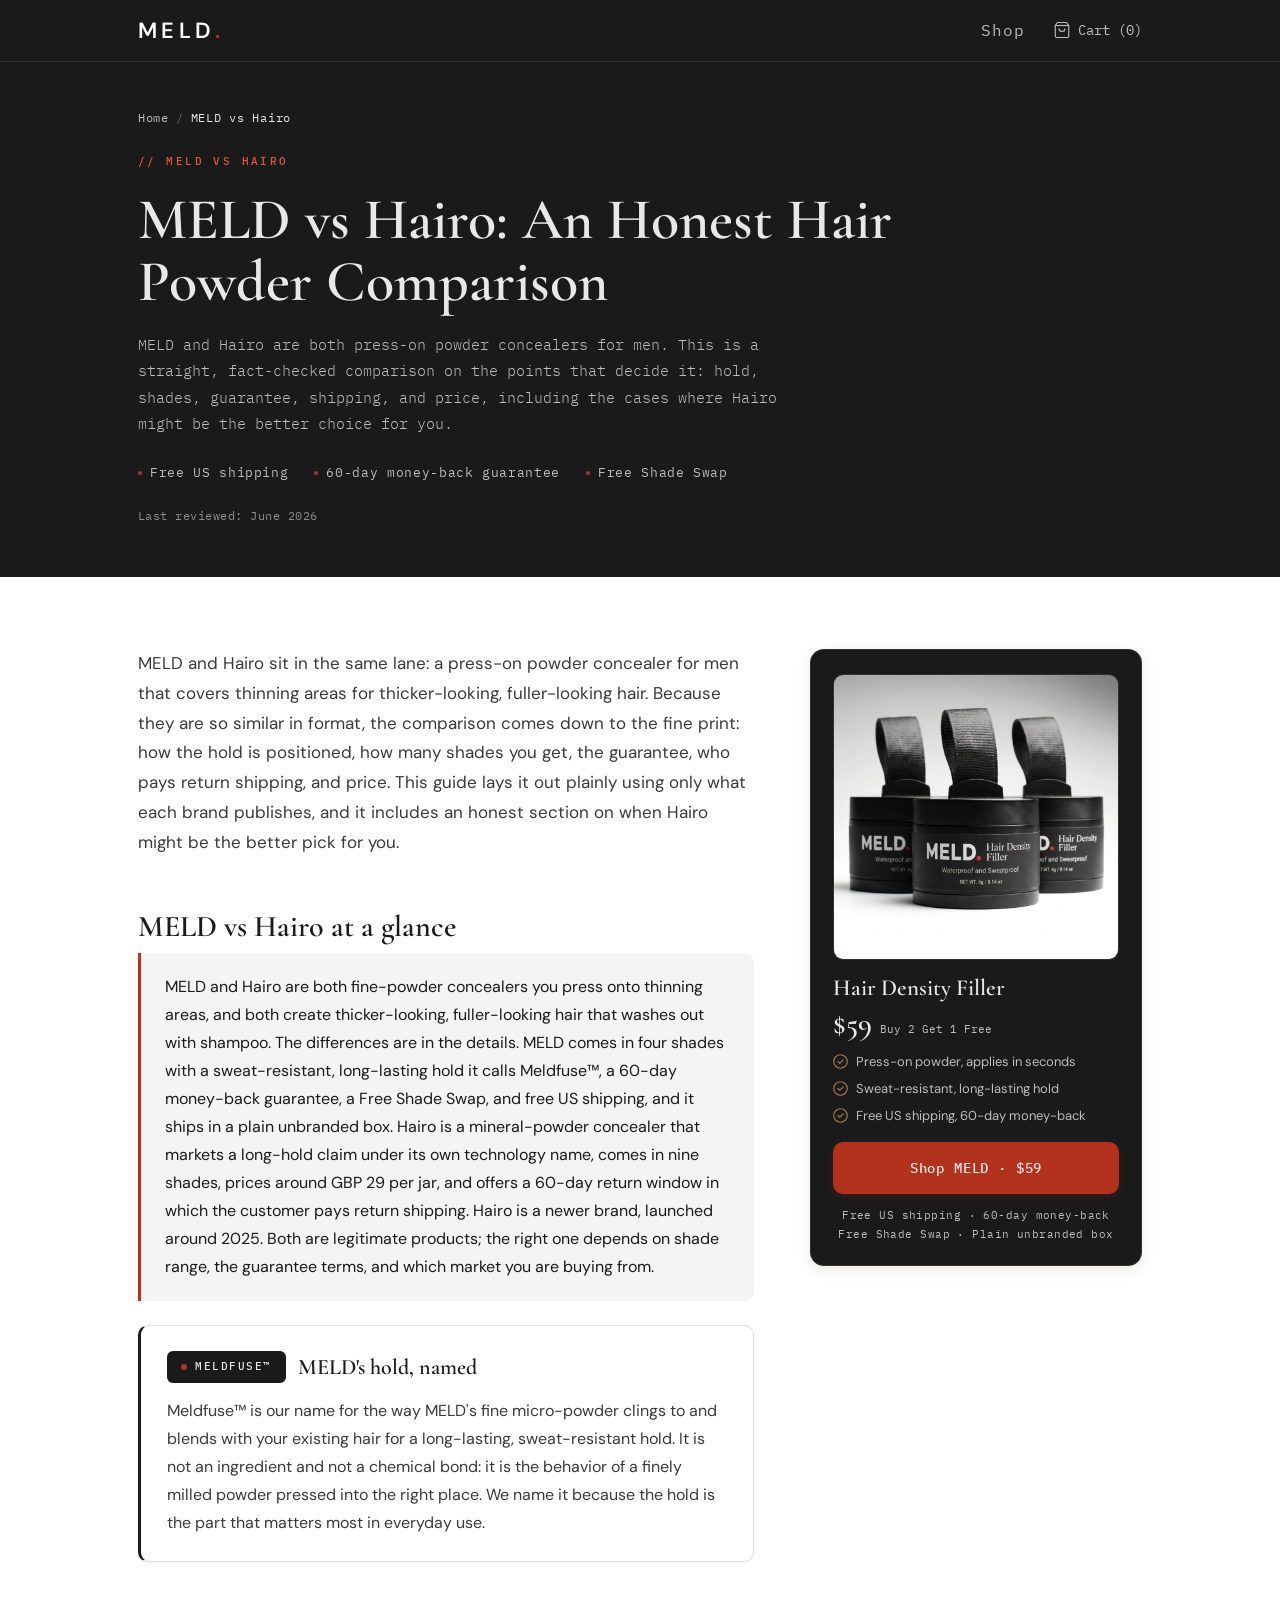
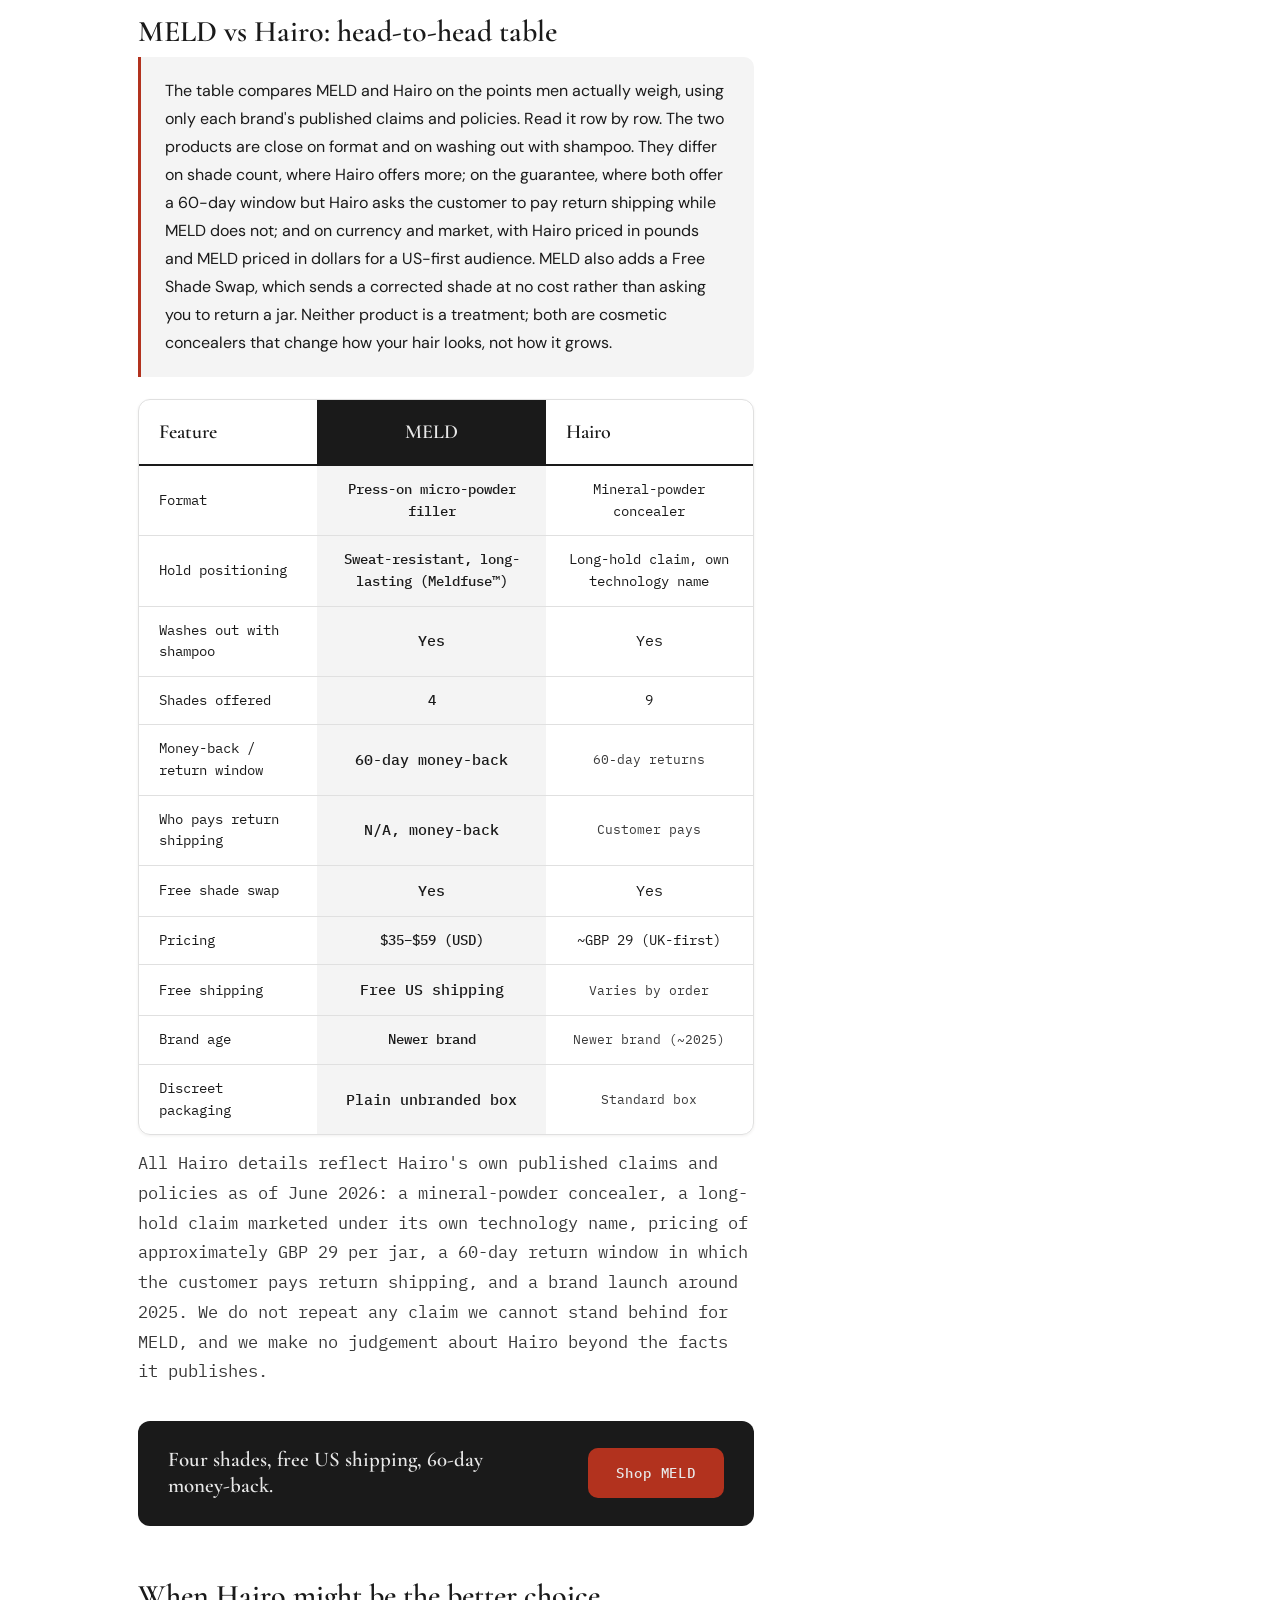
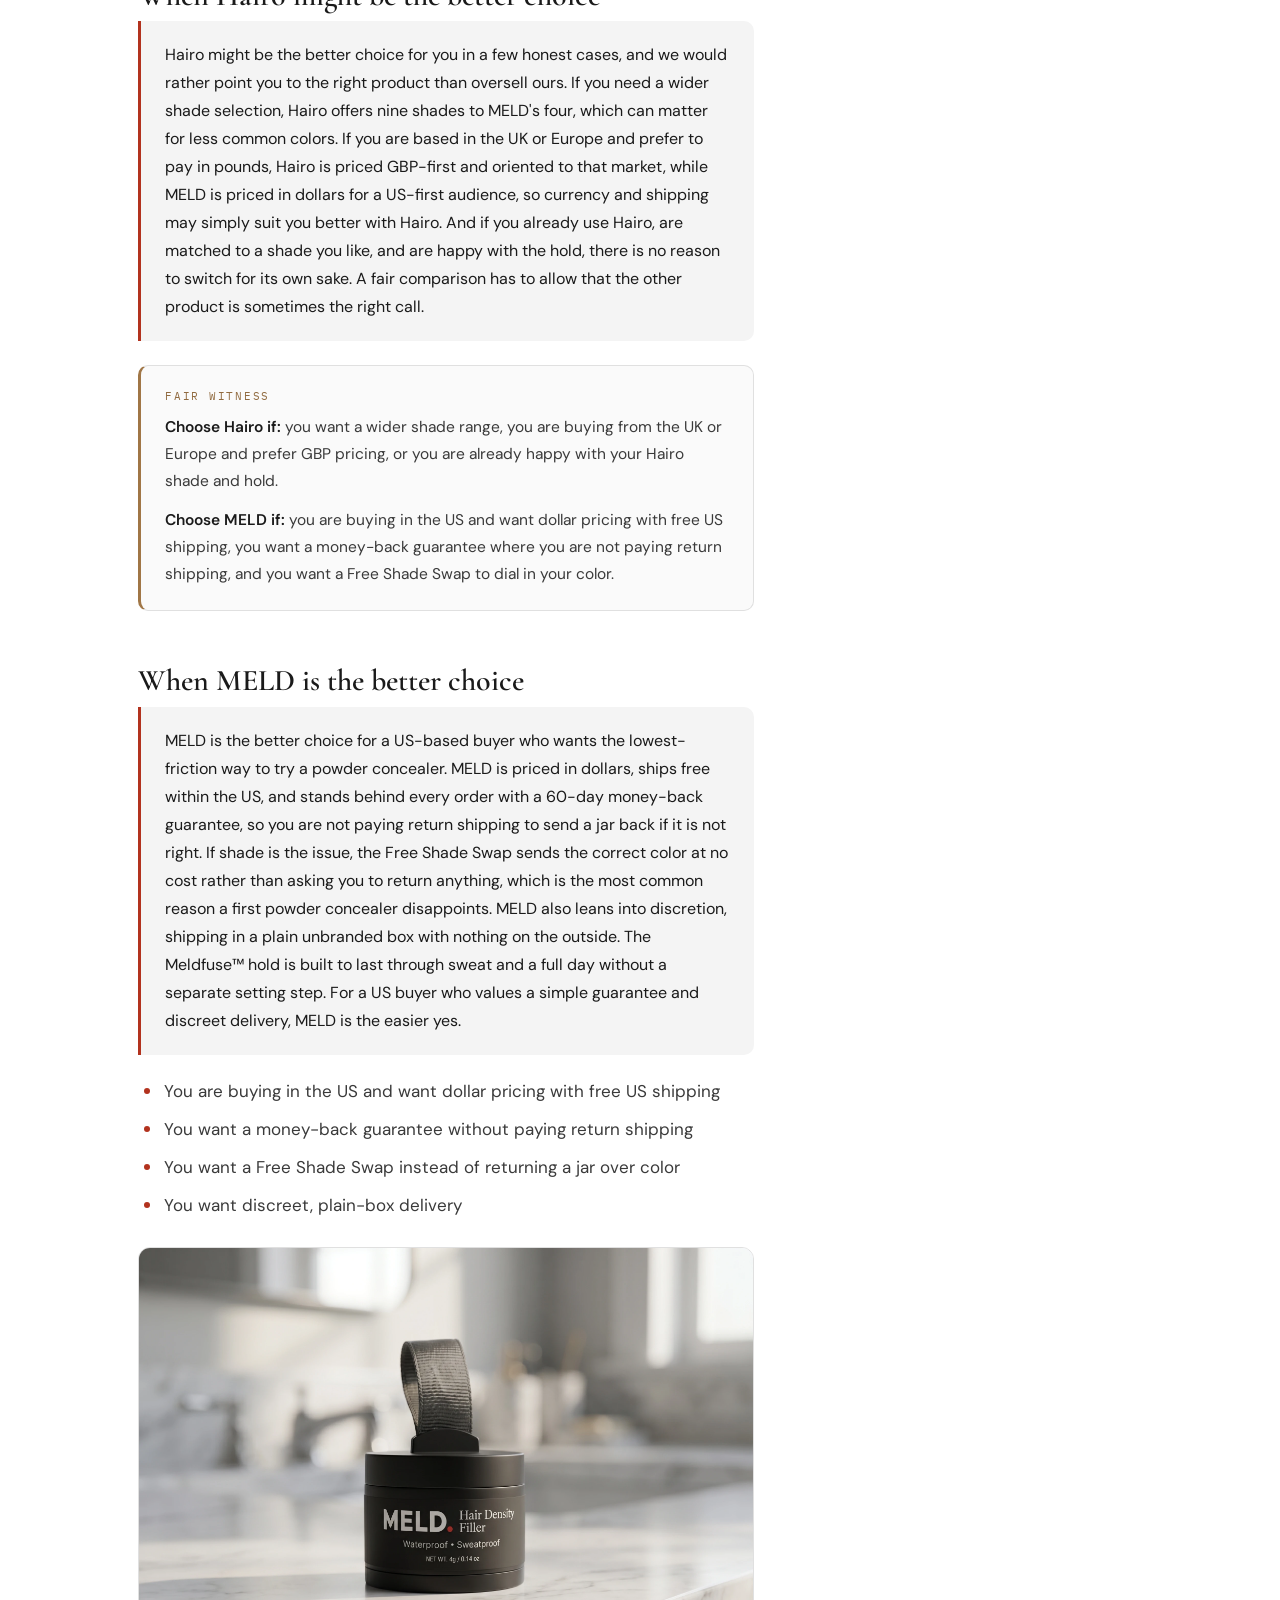
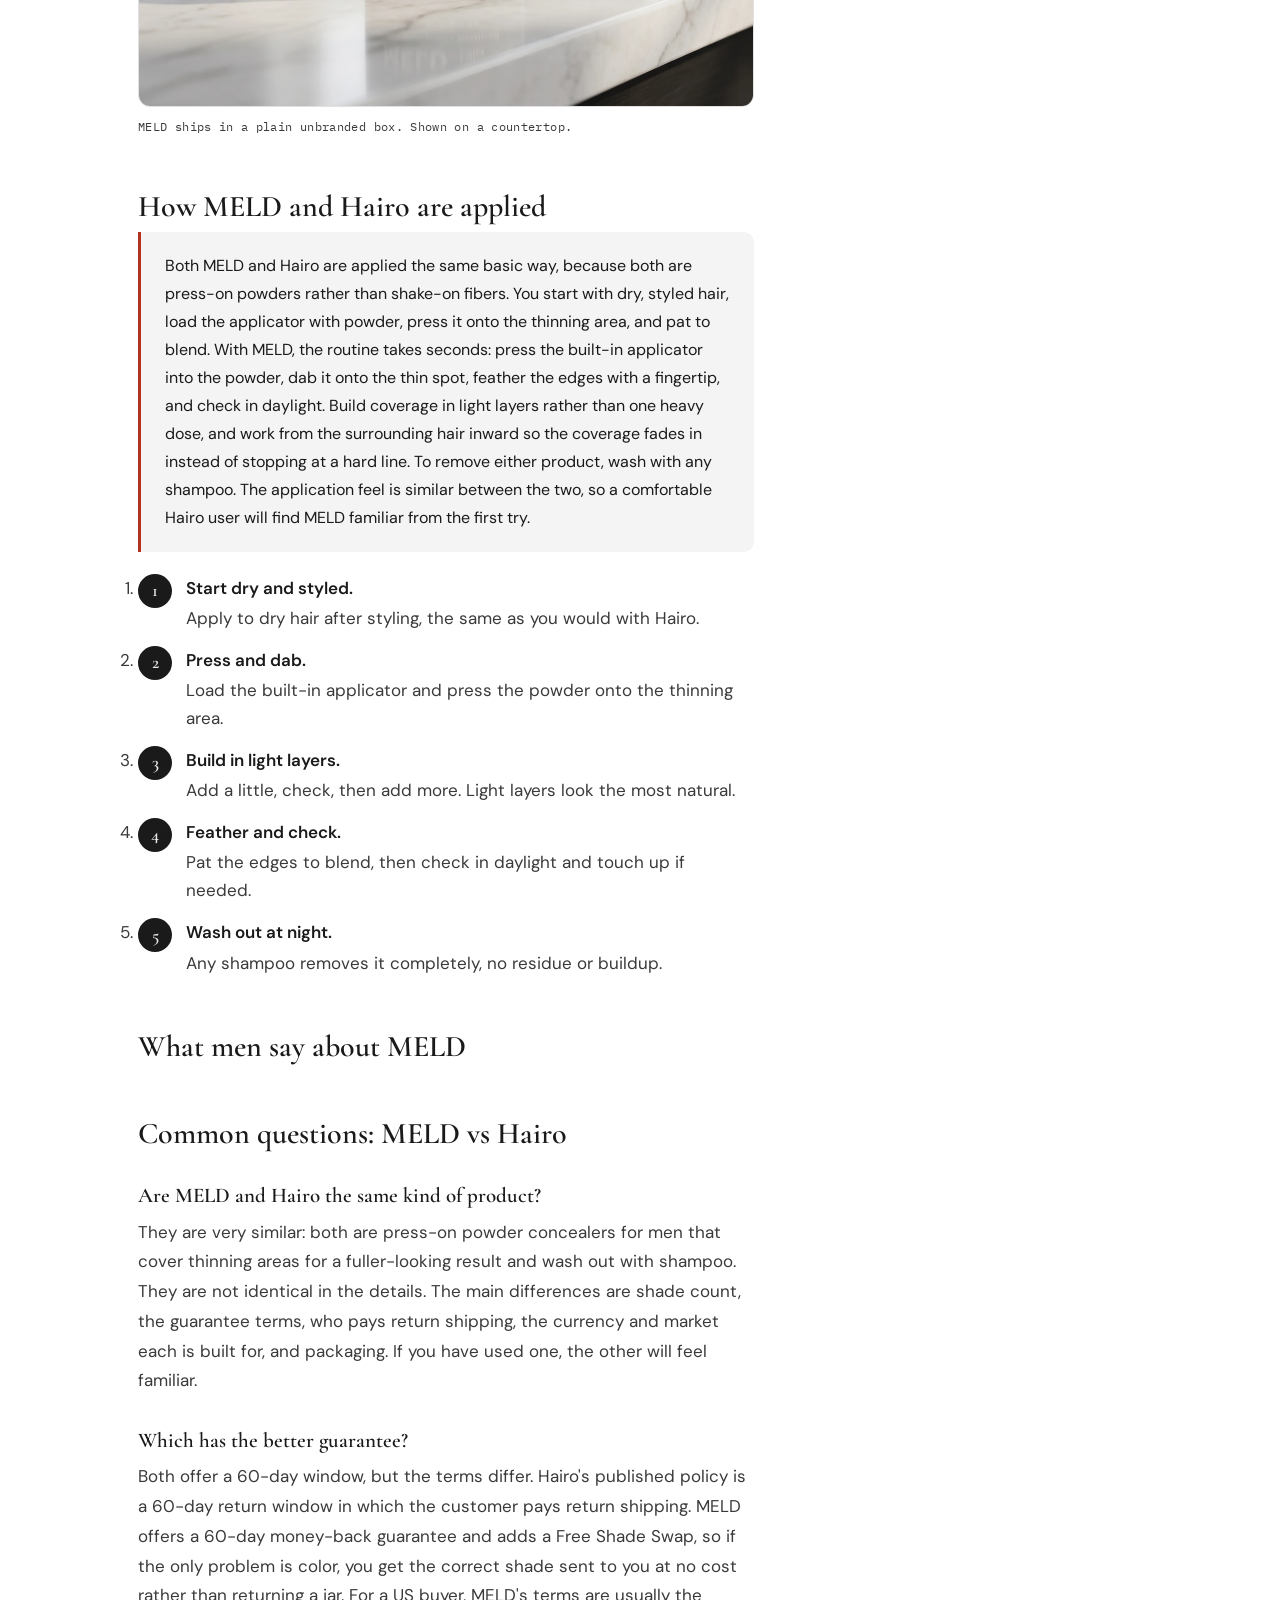
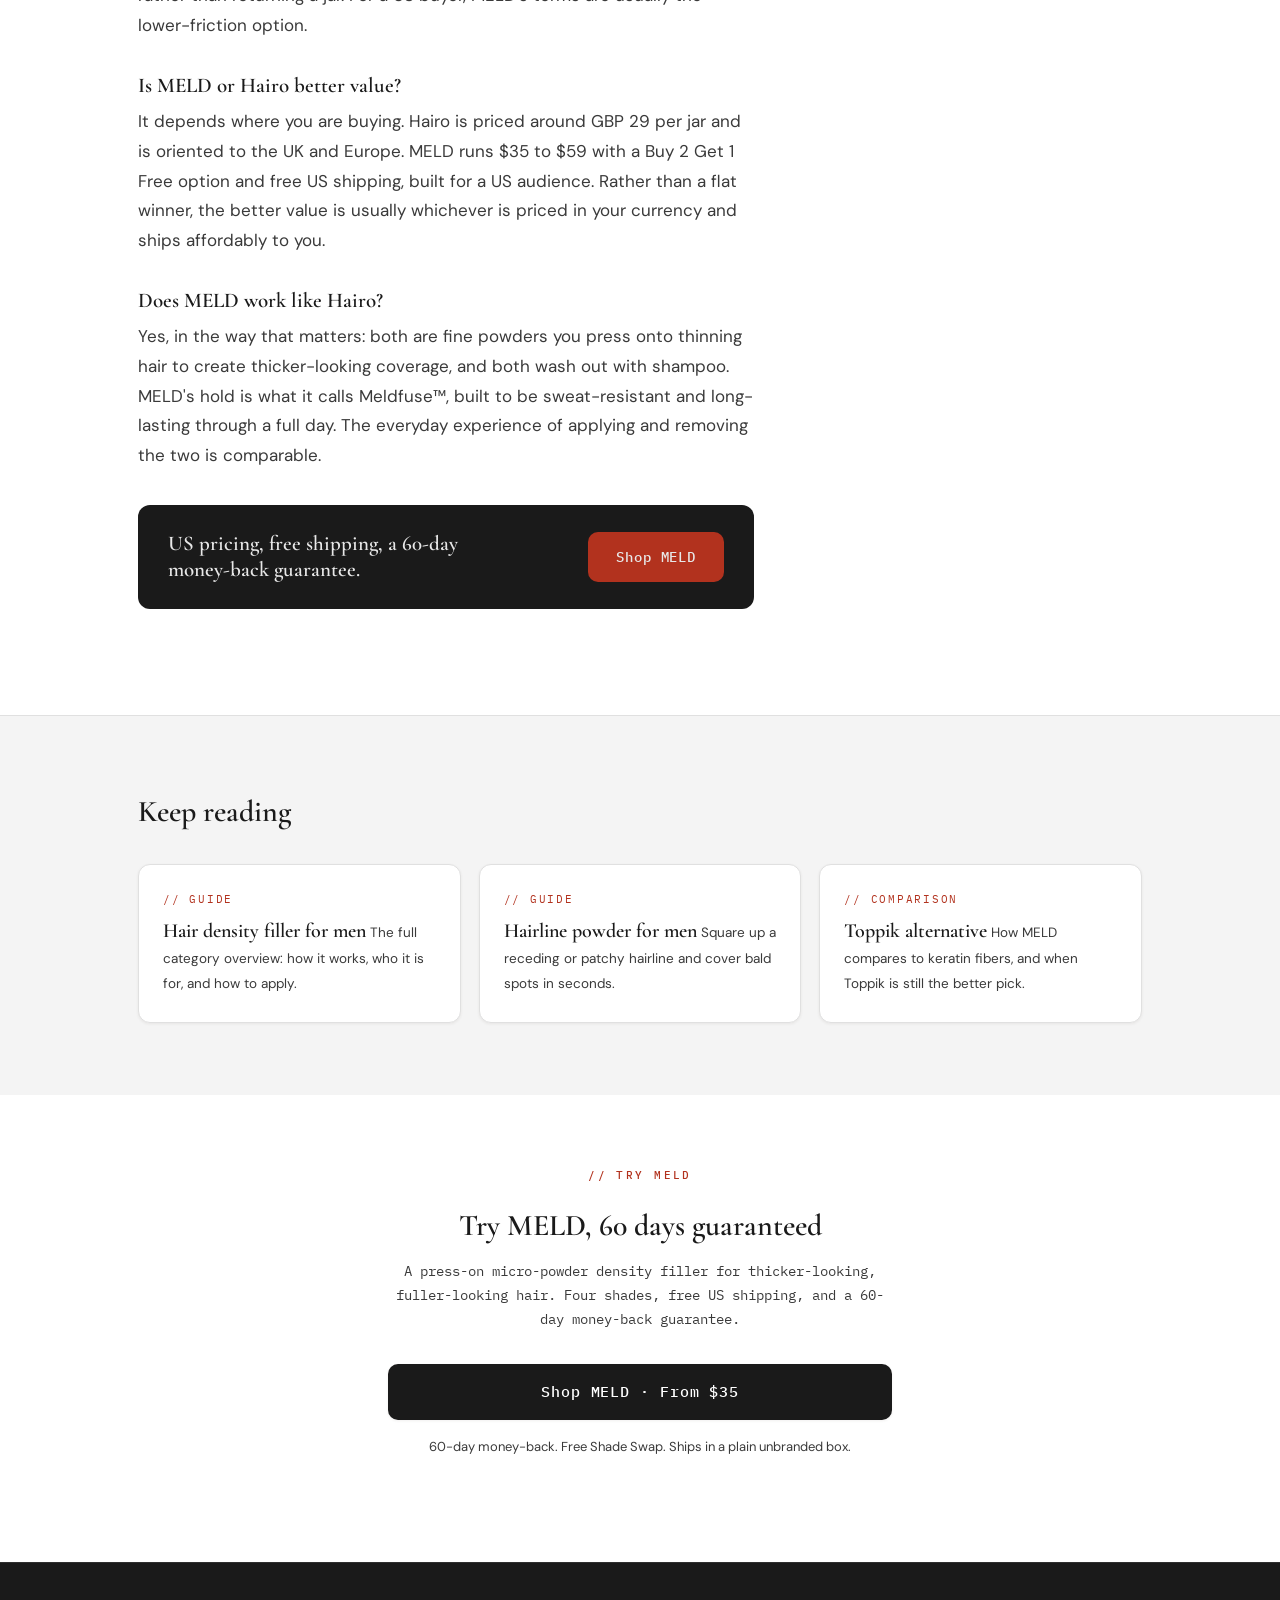
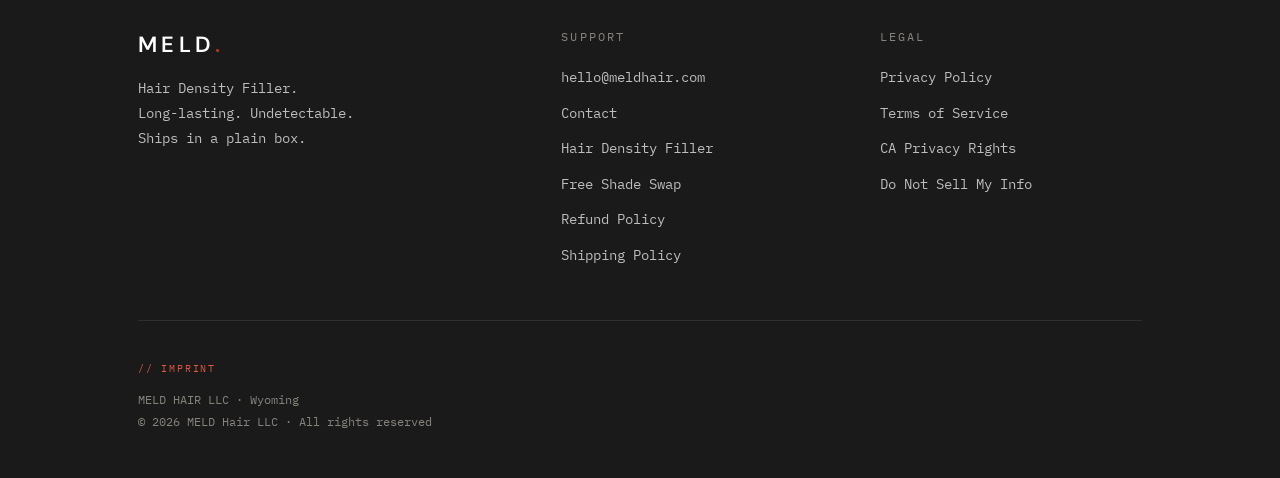
<file: meld-vs-hairo.html>
<!DOCTYPE html>

<html lang="en">
<head>
<meta charset="utf-8"/>
<meta content="width=device-width, initial-scale=1.0" name="viewport"/>
<link href="/favicon.ico" rel="icon" sizes="any"/>
<link href="/favicon.svg" rel="icon" type="image/svg+xml"/>
<link href="/favicon-32x32.png" rel="icon" sizes="32x32" type="image/png"/>
<link href="/favicon-16x16.png" rel="icon" sizes="16x16" type="image/png"/>
<link href="/apple-touch-icon.png" rel="apple-touch-icon" sizes="180x180"/>
<link href="/site.webmanifest" rel="manifest"/>
<meta content="#1A1A1A" name="theme-color"/>
<meta content="index, follow" name="robots"/>
<title>MELD vs Hairo: Honest Hair Powder Comparison (2026) | MELD</title>
<meta content="MELD vs Hairo, compared honestly. Two press-on powder concealers for men, side by side on hold, shades, guarantee, and price, including when Hairo might be the better choice." name="description"/>
<meta content="MELD vs Hairo: Honest Hair Powder Comparison (2026) | MELD" property="og:title"/>
<meta content="MELD vs Hairo, side by side on hold, shades, guarantee, and price for thicker-looking, fuller-looking hair, including when Hairo might be the better pick." property="og:description"/>
<meta content="https://meldhair.com/images/og-image.webp" property="og:image"/>
<meta content="article" property="og:type"/>
<meta content="https://meldhair.com/meld-vs-hairo" property="og:url"/>
<link href="https://meldhair.com/meld-vs-hairo" rel="canonical"/>
<meta content="summary_large_image" name="twitter:card"/>
<meta content="https://meldhair.com/images/og-image.webp" name="twitter:image"/>
<link href="https://fonts.googleapis.com" rel="preconnect"/>
<link crossorigin="" href="https://fonts.gstatic.com" rel="preconnect"/>
<link href="https://fonts.googleapis.com/css2?family=Cormorant+Garamond:ital,wght@0,400;0,500;0,600;0,700;1,400;1,600&amp;family=IBM+Plex+Mono:wght@300;400;500;600&amp;family=DM+Sans:ital,opsz,wght@0,9..40,300;0,9..40,400;0,9..40,500;1,9..40,400&amp;display=swap" rel="stylesheet"/>
<script defer="" src="/consent.js"></script>
<script defer="" src="/meta-pixel.js"></script>
<style>
    :root {
      --ink:#1A1A1A; --paper:#E8E8E8; --paper-dim:#BDBDBD;
      --hairline:rgba(232,232,232,0.10);
      --body-bg:#FFFFFF; --body-bg-alt:#F4F4F4; --body-fg:#1A1A1A; --body-fg-2:#3A3A3A; --body-border:#E0E0E0;
      --red:#B2321E; --brass:#A07646;
      --fs-nav:16px; --fs-body:17px; --fs-body-sm:15px; --fs-h3:22px; --fs-h2:30px;
      --fs-h1:clamp(38px,5.4vw,58px); --fs-caption:14px;
      --font-display:'Cormorant Garamond',Georgia,serif;
      --font-mono:'IBM Plex Mono','Courier New',monospace;
      --font-body:'DM Sans',system-ui,sans-serif;
      --container:1100px; --section-v:72px;
      --radius-sm:6px; --radius-md:10px; --radius-lg:12px; --radius-xl:14px;
      --shadow-sm:0 1px 3px rgba(60,44,28,0.07); --shadow-md:0 4px 14px rgba(60,44,28,0.10); --shadow-lift:0 8px 22px rgba(60,44,28,0.14);
      --ease-quick:0.15s ease; --ease-soft:0.22s ease;
    }
    *,*::before,*::after{box-sizing:border-box;margin:0;padding:0;}
    html{font-size:16px;scroll-behavior:smooth;}
    body{font-family:var(--font-body);font-weight:400;color:var(--body-fg);background:var(--body-bg);-webkit-font-smoothing:antialiased;overflow-x:hidden;line-height:1.6;}
    img{max-width:100%;height:auto;display:block;}
    a{text-decoration:none;color:inherit;}
    button{cursor:pointer;border:none;background:none;font-family:inherit;}
    ul{list-style:none;}
    .container{max-width:var(--container);margin:0 auto;padding:0 48px;}
    .cg{font-family:'Cormorant Garamond',Georgia,serif;}
    .mono{font-family:'IBM Plex Mono',monospace;}
    .site-nav{position:fixed;top:0;left:0;right:0;z-index:100;height:62px;background:var(--ink);border-bottom:1px solid var(--hairline);}
    .nav-inner{max-width:var(--container);margin:0 auto;padding:0 48px;height:100%;display:flex;align-items:center;justify-content:space-between;}
    .nav-wordmark{font-family:'DM Sans',system-ui,sans-serif;font-weight:600;font-size:22px;letter-spacing:0.20em;color:#FFFFFF;text-transform:uppercase;}
    .nav-wordmark-dot{color:var(--red);letter-spacing:0;margin-left:-0.05em;}
    .nav-right{display:flex;align-items:center;gap:28px;}
    .nav-link{font-family:var(--font-mono);font-size:var(--fs-nav);color:var(--paper-dim);letter-spacing:0.06em;transition:color .15s;}
    .nav-link:hover{color:var(--paper);}
    .nav-cart{display:flex;align-items:center;gap:7px;font-family:var(--font-mono);font-size:14px;color:var(--paper-dim);transition:color .15s;}
    .nav-cart:hover{color:var(--paper);}
    .nav-cart svg{width:18px;height:18px;stroke:currentColor;fill:none;stroke-width:1.5;}
    .article-hero{background:var(--ink);padding-top:62px;}
    .article-hero-inner{max-width:var(--container);margin:0 auto;padding:46px 48px 52px;}
    .breadcrumbs{font-family:var(--font-mono);font-size:12px;letter-spacing:0.06em;color:var(--paper-dim);margin-bottom:26px;display:flex;flex-wrap:wrap;gap:7px;align-items:center;}
    .breadcrumbs a{color:var(--paper-dim);transition:color .15s;}
    .breadcrumbs a:hover{color:var(--paper);}
    .breadcrumbs span.sep{opacity:0.45;}
    .breadcrumbs span.current{color:var(--paper);}
    .hero-eyebrow{display:block;font-family:var(--font-mono);font-size:11px;font-weight:500;letter-spacing:0.22em;text-transform:uppercase;color:#DF5742;margin-bottom:18px;}
    .article-h1{font-family:var(--font-display);font-weight:600;font-size:var(--fs-h1);line-height:1.08;color:var(--paper);max-width:880px;margin-bottom:18px;}
    .article-deck{font-family:var(--font-mono);font-size:15px;font-weight:300;line-height:1.75;color:var(--paper-dim);max-width:680px;margin-bottom:26px;}
    .hero-trust-strip{display:flex;flex-wrap:wrap;gap:14px 26px;align-items:center;}
    .hts-item{display:flex;align-items:center;gap:8px;font-family:var(--font-mono);font-size:13px;letter-spacing:0.05em;color:var(--paper-dim);}
    .hts-stars{display:flex;gap:2px;}
    .hts-stars svg{width:15px;height:15px;fill:var(--brass);}
    .hts-dot{width:4px;height:4px;background:var(--red);border-radius:50%;flex-shrink:0;}
    .last-reviewed{font-family:var(--font-mono);font-size:12px;color:var(--paper-dim);opacity:0.7;margin-top:22px;letter-spacing:0.04em;}
    .article-layout{max-width:var(--container);margin:0 auto;padding:var(--section-v) 48px;display:grid;grid-template-columns:minmax(0,1fr) 332px;gap:56px;align-items:start;}
    .article-body{min-width:0;}
    .article-rail{position:sticky;top:86px;}
    .article-body h2{font-family:var(--font-display);font-weight:600;font-size:var(--fs-h2);line-height:1.18;color:var(--body-fg);margin:52px 0 8px;scroll-margin-top:84px;}
    .article-body h2:first-child{margin-top:0;}
    .article-body h3{font-family:var(--font-display);font-weight:600;font-size:21px;line-height:1.25;color:var(--body-fg);margin:32px 0 8px;}
    .article-body p{font-size:var(--fs-body);color:var(--body-fg-2);line-height:1.75;margin-bottom:16px;}
    .article-body p strong, .article-body li strong{color:var(--body-fg);font-weight:600;}
    .article-body a.inline-link{color:var(--red);border-bottom:1px solid rgba(178,50,30,0.3);transition:border-color .15s;}
    .article-body a.inline-link:hover{border-color:var(--red);}
    .article-body ul.bullets{margin:0 0 20px;display:flex;flex-direction:column;gap:10px;}
    .article-body ul.bullets li{position:relative;padding-left:26px;font-size:var(--fs-body);color:var(--body-fg-2);line-height:1.65;}
    .article-body ul.bullets li::before{content:'';position:absolute;left:6px;top:11px;width:6px;height:6px;background:var(--red);border-radius:50%;}
    .article-body ol.steps{margin:6px 0 22px;counter-reset:step;display:flex;flex-direction:column;gap:14px;}
    .article-body ol.steps li{position:relative;padding-left:48px;font-size:var(--fs-body);color:var(--body-fg-2);line-height:1.65;counter-increment:step;min-height:34px;}
    .article-body ol.steps li::before{content:counter(step);position:absolute;left:0;top:0;width:34px;height:34px;border-radius:50%;background:var(--ink);color:var(--paper);font-family:var(--font-display);font-weight:600;font-size:18px;display:flex;align-items:center;justify-content:center;}
    .article-body ol.steps li strong{display:block;color:var(--body-fg);font-weight:600;margin-bottom:2px;}
    .answer-passage{border-left:3px solid var(--red);background:var(--body-bg-alt);border-radius:0 var(--radius-md) var(--radius-md) 0;padding:20px 24px;margin:6px 0 22px;}
    .answer-passage p{font-size:16px;color:var(--body-fg);line-height:1.75;margin-bottom:0;}
    .answer-passage p + p{margin-top:12px;}
    .callout{border:1px solid var(--body-border);border-left:3px solid var(--brass);border-radius:var(--radius-md);padding:22px 24px;margin:24px 0;background:#FAFAFA;}
    .callout .callout-label{font-family:var(--font-mono);font-size:11px;letter-spacing:0.16em;text-transform:uppercase;color:#906A3F;margin-bottom:8px;display:block;}
    .callout p{margin-bottom:0;font-size:15.5px;}
    .callout p + p{margin-top:12px;}
    .article-figure{margin:28px 0;}
    .article-figure img{width:100%;border-radius:var(--radius-lg);border:1px solid var(--body-border);}
    .article-figure figcaption{font-family:var(--font-mono);font-size:12px;color:var(--body-fg-2);margin-top:10px;letter-spacing:0.03em;}
    .meldfuse-badge{display:inline-flex;align-items:center;gap:8px;font-family:var(--font-mono);font-size:11px;font-weight:500;letter-spacing:0.14em;text-transform:uppercase;color:var(--paper);background:var(--ink);padding:7px 14px;border-radius:var(--radius-sm);}
    .meldfuse-badge .mf-dot{width:6px;height:6px;border-radius:50%;background:var(--red);flex-shrink:0;}
    .meldfuse-card{border:1px solid var(--body-border);border-left:3px solid var(--ink);border-radius:var(--radius-md);padding:24px 26px;margin:24px 0;background:#FFFFFF;box-shadow:var(--shadow-sm);}
    .meldfuse-card .mf-head{display:flex;align-items:center;gap:12px;margin-bottom:12px;flex-wrap:wrap;}
    .meldfuse-card .mf-title{font-family:var(--font-display);font-size:22px;font-weight:600;color:var(--body-fg);}
    .meldfuse-card p{margin-bottom:0;font-size:16px;}
    .inline-cta{display:flex;flex-wrap:wrap;align-items:center;justify-content:space-between;gap:18px;background:var(--ink);border-radius:var(--radius-lg);padding:26px 30px;margin:34px 0;}
    .inline-cta-copy{font-family:var(--font-display);font-size:21px;font-weight:600;color:var(--paper);line-height:1.25;max-width:60%;}
    .inline-cta a{display:inline-flex;align-items:center;justify-content:center;height:50px;padding:0 28px;background:var(--red);color:var(--paper);font-family:var(--font-mono);font-size:14px;font-weight:500;letter-spacing:0.06em;border-radius:var(--radius-md);transition:background var(--ease-quick),transform var(--ease-quick);white-space:nowrap;}
    .inline-cta a:hover{background:#991e10;transform:translateY(-1px);}
    .compare-wrap{overflow-x:auto;border:1px solid var(--body-border);border-radius:var(--radius-lg);box-shadow:var(--shadow-sm);margin:8px 0 14px;}
    .compare-table{width:100%;border-collapse:collapse;min-width:560px;}
    .compare-table thead th{font-family:var(--font-display);font-size:20px;font-weight:600;color:var(--body-fg);padding:16px 20px;text-align:left;border-bottom:2px solid var(--body-fg);}
    .compare-table thead th.meld-col{background:var(--ink);color:var(--paper);text-align:center;border-bottom:2px solid var(--ink);}
    .compare-table tbody td{font-family:var(--font-mono);font-size:13.5px;color:var(--body-fg);padding:13px 20px;border-bottom:1px solid var(--body-border);vertical-align:middle;}
    .compare-table tbody td.meld-col{background:var(--body-bg-alt);text-align:center;font-weight:500;}
    .compare-table tbody td:not(:first-child):not(.meld-col){text-align:center;}
    .compare-table tbody tr:last-child td{border-bottom:none;}
    .cy{color:var(--body-fg);font-size:15px;}
    .cn{color:#C4BFB8;font-size:15px;}
    .cp{font-size:12.5px;color:var(--body-fg-2);}
    .table-note{font-family:var(--font-mono);font-size:11.5px;color:var(--body-fg-2);line-height:1.6;margin:0 0 22px;}
    .quote-card{border:1px solid var(--body-border);border-radius:var(--radius-lg);padding:24px 26px;margin:22px 0;background:var(--body-bg-alt);}
    .quote-card .qc-stars{display:flex;gap:3px;margin-bottom:10px;}
    .quote-card .qc-stars svg{width:14px;height:14px;fill:var(--brass);}
    .quote-card blockquote{font-family:var(--font-display);font-size:19px;font-style:italic;font-weight:400;color:var(--body-fg);line-height:1.45;margin-bottom:10px;}
    .quote-card .qc-name{font-family:var(--font-mono);font-size:12px;letter-spacing:0.08em;color:var(--body-fg-2);}
    .buy-card{background:var(--ink);border:1px solid var(--hairline);border-radius:var(--radius-xl);padding:24px 22px 22px;box-shadow:var(--shadow-md);}
    .buy-card .bc-img{width:100%;aspect-ratio:1/1;object-fit:cover;border-radius:var(--radius-md);margin-bottom:16px;border:1px solid var(--hairline);}
    .buy-card .bc-stars{display:flex;align-items:center;gap:8px;margin-bottom:10px;}
    .buy-card .bc-stars .row{display:flex;gap:2px;}
    .buy-card .bc-stars svg{width:14px;height:14px;fill:var(--brass);}
    .buy-card .bc-stars span{font-family:var(--font-mono);font-size:12px;color:var(--paper-dim);letter-spacing:0.08em;}
    .buy-card .bc-title{font-family:var(--font-display);font-size:23px;font-weight:600;color:var(--paper);line-height:1.1;margin-bottom:8px;}
    .buy-card .bc-price-row{display:flex;align-items:baseline;gap:8px;margin-bottom:14px;}
    .buy-card .bc-price{font-family:var(--font-display);font-size:30px;font-weight:600;color:var(--paper);line-height:1;}
    .buy-card .bc-per{font-family:var(--font-mono);font-size:11px;color:var(--paper-dim);}
    .buy-card .bc-was{font-family:var(--font-mono);font-size:12px;color:var(--paper-dim);text-decoration:line-through;}
    .buy-card .bc-bullets{display:flex;flex-direction:column;gap:8px;margin-bottom:16px;}
    .buy-card .bc-bullets li{display:flex;align-items:flex-start;gap:8px;font-family:var(--font-body);font-size:13px;color:var(--paper-dim);line-height:1.45;}
    .buy-card .bc-bullets svg{width:15px;height:15px;flex-shrink:0;margin-top:1px;stroke:var(--brass);fill:none;stroke-width:1.6;}
    .buy-card .bc-cta{display:flex;align-items:center;justify-content:center;gap:10px;height:52px;width:100%;background:var(--red);color:var(--paper);font-family:var(--font-mono);font-size:14px;font-weight:500;letter-spacing:0.06em;border-radius:var(--radius-md);transition:background var(--ease-quick),transform var(--ease-quick),box-shadow var(--ease-quick);box-shadow:0 2px 8px rgba(178,50,30,0.20);}
    .buy-card .bc-cta:hover{background:#991e10;transform:translateY(-1px);box-shadow:0 6px 18px rgba(178,50,30,0.32);}
    .buy-card .bc-trust{font-family:var(--font-mono);font-size:11px;color:var(--paper-dim);text-align:center;margin-top:12px;letter-spacing:0.04em;line-height:1.7;}
    .related{background:var(--body-bg-alt);border-top:1px solid var(--body-border);}
    .related-inner{max-width:var(--container);margin:0 auto;padding:var(--section-v) 48px;}
    .related h2{font-family:var(--font-display);font-size:var(--fs-h2);font-weight:600;color:var(--body-fg);margin-bottom:28px;}
    .related-grid{display:grid;grid-template-columns:repeat(3,1fr);gap:18px;}
    .related-card{display:block;background:var(--body-bg);border:1px solid var(--body-border);border-radius:var(--radius-lg);padding:26px 24px;box-shadow:var(--shadow-sm);transition:box-shadow var(--ease-soft),transform var(--ease-soft);}
    .related-card:hover{box-shadow:var(--shadow-md);transform:translateY(-2px);}
    .related-card .rc-code{font-family:var(--font-mono);font-size:11px;letter-spacing:0.16em;text-transform:uppercase;color:var(--red);margin-bottom:10px;display:block;}
    .related-card .rc-title{font-family:var(--font-display);font-size:20px;font-weight:600;color:var(--body-fg);line-height:1.25;margin-bottom:8px;}
    .related-card .rc-sub{font-family:var(--font-body);font-size:13.5px;color:var(--body-fg-2);line-height:1.6;}
    .final-cta{background:var(--body-bg);}
    .final-cta-inner{max-width:600px;margin:0 auto;text-align:center;padding:var(--section-v) 48px;}
    .final-cta .section-code{display:block;font-family:var(--font-mono);font-size:11px;font-weight:500;letter-spacing:0.22em;text-transform:uppercase;color:var(--red);margin-bottom:18px;}
    .final-cta h2{font-family:var(--font-display);font-size:var(--fs-h2);font-weight:600;color:var(--body-fg);margin-bottom:10px;}
    .final-cta p{font-family:var(--font-mono);font-size:14px;color:var(--body-fg-2);line-height:1.7;margin-bottom:32px;}
    .btn-primary{display:flex;align-items:center;justify-content:center;height:56px;padding:0 32px;background:var(--body-fg);color:var(--body-bg);font-family:var(--font-mono);font-size:15px;font-weight:500;letter-spacing:0.06em;width:100%;transition:background var(--ease-quick),box-shadow var(--ease-quick),transform var(--ease-quick);border-radius:var(--radius-md);box-shadow:var(--shadow-sm);}
    .btn-primary:hover{background:#333;box-shadow:var(--shadow-md);transform:translateY(-1px);}
    .final-cta .fc-foot{margin-top:16px;font-family:var(--font-body);font-size:13px;color:var(--body-fg-2);}
    .site-footer{background:var(--ink);border-top:1px solid var(--hairline);}
    .footer-inner{max-width:var(--container);margin:0 auto;padding:64px 48px 44px;}
    .footer-top{display:grid;grid-template-columns:1.4fr 1fr 1fr;gap:56px;padding-bottom:52px;border-bottom:1px solid var(--hairline);margin-bottom:40px;}
    .footer-wordmark{font-family:'DM Sans',system-ui,sans-serif;font-weight:600;font-size:22px;letter-spacing:0.20em;color:#FFFFFF;text-transform:uppercase;margin-bottom:14px;}
    .footer-wordmark-dot{color:var(--red);letter-spacing:0;margin-left:-0.05em;}
    .footer-tagline{font-family:var(--font-mono);font-size:14px;color:var(--paper-dim);line-height:1.8;}
    .footer-col-head{font-family:var(--font-mono);font-size:12px;letter-spacing:0.18em;color:rgba(239,233,219,0.51);text-transform:uppercase;margin-bottom:18px;}
    .footer-links{display:flex;flex-direction:column;gap:10px;}
    .footer-links a{font-family:var(--font-mono);font-size:14px;color:var(--paper-dim);transition:color .15s;}
    .footer-links a:hover{color:var(--paper);}
    .footer-bottom{display:flex;align-items:flex-start;justify-content:space-between;gap:28px;flex-wrap:wrap;}
    .footer-imprint-code{font-family:var(--font-mono);font-size:10px;letter-spacing:0.18em;color:#DF5742;text-transform:uppercase;margin-bottom:12px;}
    .footer-imprint{font-family:var(--font-mono);font-size:12px;color:rgba(239,233,219,0.51);line-height:1.9;}
    .sticky-bar{position:fixed;bottom:0;left:0;right:0;z-index:90;background:var(--ink);border-top:1px solid var(--hairline);transform:translateY(100%);transition:transform .3s ease;display:none;}
    .sticky-bar.show{transform:translateY(0);}
    .sticky-bar-inner{max-width:var(--container);margin:0 auto;padding:12px 20px;display:flex;align-items:center;justify-content:space-between;gap:16px;}
    .sticky-copy{font-family:var(--font-mono);font-size:13px;color:var(--paper-dim);}
    .sticky-copy strong{color:var(--paper);font-weight:500;}
    .sticky-cta{flex-shrink:0;display:flex;align-items:center;height:44px;padding:0 24px;background:var(--red);color:var(--paper);font-family:var(--font-mono);font-size:14px;font-weight:500;letter-spacing:0.06em;white-space:nowrap;border-radius:var(--radius-md);transition:background var(--ease-quick);}
    .sticky-cta:hover{background:#991e10;}
    @media (max-width:960px){
      :root{--section-v:56px;}
      .container{padding:0 28px;}
      .nav-inner{padding:0 28px;}
      .nav-link{display:none;}
      .article-hero-inner{padding:36px 28px 40px;}
      .article-layout{grid-template-columns:1fr;gap:0;padding:48px 28px;}
      .article-rail{display:none;}
      .related-inner,.final-cta-inner,.footer-inner{padding-left:28px;padding-right:28px;}
      .related-grid{grid-template-columns:1fr;}
      .footer-top{grid-template-columns:1fr;gap:36px;}
      .sticky-bar{display:block;}
      .inline-cta-copy{max-width:100%;}
    }
    @media (max-width:560px){
      .container{padding:0 20px;}
      .nav-inner{padding:0 20px;}
      .article-hero-inner{padding:28px 20px 32px;}
      .article-layout{padding:36px 20px;}
      .compare-table thead th,.compare-table tbody td{padding:10px 12px;font-size:12.5px;}
      .sticky-copy{display:none;}
      .sticky-cta{flex:1;justify-content:center;}
    }
  </style>
<script type="application/ld+json">
  {
    "@context":"https://schema.org",
    "@type":"BreadcrumbList",
    "itemListElement":[
      {"@type":"ListItem","position":1,"name":"Home","item":"https://meldhair.com/"},
      {"@type":"ListItem","position":2,"name":"MELD vs Hairo","item":"https://meldhair.com/meld-vs-hairo"}
    ]
  }
  </script>
<script type="application/ld+json">
  {
    "@context":"https://schema.org",
    "@type":"Article",
    "headline":"MELD vs Hairo: An Honest Hair Powder Comparison (2026)",
    "description":"MELD vs Hairo, compared honestly. Two press-on powder concealers for men, side by side on hold, shades, guarantee, and price, including when Hairo might be the better pick.",
    "image":"https://meldhair.com/images/og-image.webp",
    "datePublished":"2026-06-17",
    "dateModified":"2026-06-17",
    "author":{"@type":"Organization","name":"MELD"},
    "publisher":{"@type":"Organization","name":"MELD","logo":{"@type":"ImageObject","url":"https://meldhair.com/images/og-image.webp"}},
    "mainEntityOfPage":{"@type":"WebPage","@id":"https://meldhair.com/meld-vs-hairo"}
  }
  </script>
<script type="application/ld+json">
  {
    "@context":"https://schema.org/",
    "@type":"Product",
    "name":"MELD Hair Density Filler",
    "description":"A fine micro-powder hair density filler for men. Covers thinning areas in seconds for thicker-looking, fuller-looking hair, holds through sweat, and washes out with any shampoo.",
    "brand":{"@type":"Brand","name":"MELD"},
    "image":"https://meldhair.com/images/og-image.webp",
    "url":"https://meldhair.com/meld-vs-hairo",
    "offers":{
      "@type":"AggregateOffer",
      "lowPrice":"35",
      "highPrice":"59",
      "offerCount":"2",
      "priceCurrency":"USD",
      "availability":"https://schema.org/InStock",
      "url":"https://meldhair.com/"
    }
  }
  </script>
</head>
<body>
<nav aria-label="Main navigation" class="site-nav">
<div class="nav-inner">
<a aria-label="MELD home" class="nav-wordmark" href="/">MELD<span class="nav-wordmark-dot">.</span></a>
<div class="nav-right">
<a class="nav-link" href="/">Shop</a>
<a aria-label="Cart" class="nav-cart" href="#buy">
<svg aria-hidden="true" viewbox="0 0 24 24"><path d="M6 2L3 6v14a2 2 0 002 2h14a2 2 0 002-2V6l-3-4z"></path><line x1="3" x2="21" y1="6" y2="6"></line><path d="M16 10a4 4 0 01-8 0"></path></svg>
        Cart (0)
      </a>
</div>
</div>
</nav>
<header class="article-hero">
<div class="article-hero-inner">
<nav aria-label="Breadcrumb" class="breadcrumbs">
<a href="/">Home</a>
<span aria-hidden="true" class="sep">/</span>
<span class="current">MELD vs Hairo</span>
</nav>
<span class="hero-eyebrow">// MELD vs Hairo</span>
<h1 class="article-h1">MELD vs Hairo: An Honest Hair Powder Comparison</h1>
<p class="article-deck">MELD and Hairo are both press-on powder concealers for men. This is a straight, fact-checked comparison on the points that decide it: hold, shades, guarantee, shipping, and price, including the cases where Hairo might be the better choice for you.</p>
<div class="hero-trust-strip">

<span class="hts-item"><span aria-hidden="true" class="hts-dot"></span>Free US shipping</span>
<span class="hts-item"><span aria-hidden="true" class="hts-dot"></span>60-day money-back guarantee</span>
<span class="hts-item"><span aria-hidden="true" class="hts-dot"></span>Free Shade Swap</span>
</div>
<p class="last-reviewed">Last reviewed: June 2026</p>
</div>
</header>
<main>
<div class="article-layout">
<article class="article-body">
<p>MELD and Hairo sit in the same lane: a press-on powder concealer for men that covers thinning areas for thicker-looking, fuller-looking hair. Because they are so similar in format, the comparison comes down to the fine print: how the hold is positioned, how many shades you get, the guarantee, who pays return shipping, and price. This guide lays it out plainly using only what each brand publishes, and it includes an honest section on when Hairo might be the better pick for you.</p>
<h2>MELD vs Hairo at a glance</h2>
<div class="answer-passage">
<p>MELD and Hairo are both fine-powder concealers you press onto thinning areas, and both create thicker-looking, fuller-looking hair that washes out with shampoo. The differences are in the details. MELD comes in four shades with a sweat-resistant, long-lasting hold it calls Meldfuse™, a 60-day money-back guarantee, a Free Shade Swap, and free US shipping, and it ships in a plain unbranded box. Hairo is a mineral-powder concealer that markets a long-hold claim under its own technology name, comes in nine shades, prices around GBP 29 per jar, and offers a 60-day return window in which the customer pays return shipping. Hairo is a newer brand, launched around 2025. Both are legitimate products; the right one depends on shade range, the guarantee terms, and which market you are buying from.</p>
</div>
<div class="meldfuse-card">
<div class="mf-head">
<span class="meldfuse-badge"><span aria-hidden="true" class="mf-dot"></span>Meldfuse™</span>
<span class="mf-title">MELD's hold, named</span>
</div>
<p>Meldfuse™ is our name for the way MELD's fine micro-powder clings to and blends with your existing hair for a long-lasting, sweat-resistant hold. It is not an ingredient and not a chemical bond: it is the behavior of a finely milled powder pressed into the right place. We name it because the hold is the part that matters most in everyday use.</p>
</div>
<h2>MELD vs Hairo: head-to-head table</h2>
<div class="answer-passage">
<p>The table compares MELD and Hairo on the points men actually weigh, using only each brand's published claims and policies. Read it row by row. The two products are close on format and on washing out with shampoo. They differ on shade count, where Hairo offers more; on the guarantee, where both offer a 60-day window but Hairo asks the customer to pay return shipping while MELD does not; and on currency and market, with Hairo priced in pounds and MELD priced in dollars for a US-first audience. MELD also adds a Free Shade Swap, which sends a corrected shade at no cost rather than asking you to return a jar. Neither product is a treatment; both are cosmetic concealers that change how your hair looks, not how it grows.</p>
</div>
<div class="compare-wrap">
<table class="compare-table">
<thead>
<tr>
<th scope="col">Feature</th>
<th class="meld-col" scope="col">MELD</th>
<th scope="col">Hairo</th>
</tr>
</thead>
<tbody>
<tr><td>Format</td><td class="meld-col">Press-on micro-powder filler</td><td>Mineral-powder concealer</td></tr>
<tr><td>Hold positioning</td><td class="meld-col">Sweat-resistant, long-lasting (Meldfuse™)</td><td>Long-hold claim, own technology name</td></tr>
<tr><td>Washes out with shampoo</td><td class="meld-col"><span class="cy">Yes</span></td><td><span class="cy">Yes</span></td></tr>
<tr><td>Shades offered</td><td class="meld-col">4</td><td>9</td></tr>
<tr><td>Money-back / return window</td><td class="meld-col"><span class="cy">60-day money-back</span></td><td><span class="cp">60-day returns</span></td></tr>
<tr><td>Who pays return shipping</td><td class="meld-col"><span class="cy">N/A, money-back</span></td><td><span class="cp">Customer pays</span></td></tr>
<tr><td>Free shade swap</td><td class="meld-col"><span class="cy">Yes</span></td><td><span class="cy">Yes</span></td></tr>
<tr><td>Pricing</td><td class="meld-col">$35–$59 (USD)</td><td>~GBP 29 (UK-first)</td></tr>
<tr><td>Free shipping</td><td class="meld-col"><span class="cy">Free US shipping</span></td><td><span class="cp">Varies by order</span></td></tr>
<tr><td>Brand age</td><td class="meld-col">Newer brand</td><td><span class="cp">Newer brand (~2025)</span></td></tr>
<tr><td>Discreet packaging</td><td class="meld-col"><span class="cy">Plain unbranded box</span></td><td><span class="cp">Standard box</span></td></tr>
</tbody>
</table>
</div>
<p class="table-note">All Hairo details reflect Hairo's own published claims and policies as of June 2026: a mineral-powder concealer, a long-hold claim marketed under its own technology name, pricing of approximately GBP 29 per jar, a 60-day return window in which the customer pays return shipping, and a brand launch around 2025. We do not repeat any claim we cannot stand behind for MELD, and we make no judgement about Hairo beyond the facts it publishes.</p>
<div class="inline-cta">
<span class="inline-cta-copy">Four shades, free US shipping, 60-day money-back.</span>
<a href="/" id="inlineCta1">Shop MELD</a>
</div>
<h2>When Hairo might be the better choice</h2>
<div class="answer-passage">
<p>Hairo might be the better choice for you in a few honest cases, and we would rather point you to the right product than oversell ours. If you need a wider shade selection, Hairo offers nine shades to MELD's four, which can matter for less common colors. If you are based in the UK or Europe and prefer to pay in pounds, Hairo is priced GBP-first and oriented to that market, while MELD is priced in dollars for a US-first audience, so currency and shipping may simply suit you better with Hairo. And if you already use Hairo, are matched to a shade you like, and are happy with the hold, there is no reason to switch for its own sake. A fair comparison has to allow that the other product is sometimes the right call.</p>
</div>
<div class="callout">
<span class="callout-label">Fair witness</span>
<p><strong>Choose Hairo if:</strong> you want a wider shade range, you are buying from the UK or Europe and prefer GBP pricing, or you are already happy with your Hairo shade and hold.</p>
<p><strong>Choose MELD if:</strong> you are buying in the US and want dollar pricing with free US shipping, you want a money-back guarantee where you are not paying return shipping, and you want a Free Shade Swap to dial in your color.</p>
</div>
<h2>When MELD is the better choice</h2>
<div class="answer-passage">
<p>MELD is the better choice for a US-based buyer who wants the lowest-friction way to try a powder concealer. MELD is priced in dollars, ships free within the US, and stands behind every order with a 60-day money-back guarantee, so you are not paying return shipping to send a jar back if it is not right. If shade is the issue, the Free Shade Swap sends the correct color at no cost rather than asking you to return anything, which is the most common reason a first powder concealer disappoints. MELD also leans into discretion, shipping in a plain unbranded box with nothing on the outside. The Meldfuse™ hold is built to last through sweat and a full day without a separate setting step. For a US buyer who values a simple guarantee and discreet delivery, MELD is the easier yes.</p>
</div>
<ul class="bullets">
<li>You are buying in the US and want dollar pricing with free US shipping</li>
<li>You want a money-back guarantee without paying return shipping</li>
<li>You want a Free Shade Swap instead of returning a jar over color</li>
<li>You want discreet, plain-box delivery</li>
</ul>
<figure class="article-figure">
<img alt="MELD hair density filler compared to other powder concealers like Hairo" height="1792" loading="lazy" src="images/lifestyle-marble.webp" width="2400"/>
<figcaption>MELD ships in a plain unbranded box. Shown on a countertop.</figcaption>
</figure>
<h2>How MELD and Hairo are applied</h2>
<div class="answer-passage">
<p>Both MELD and Hairo are applied the same basic way, because both are press-on powders rather than shake-on fibers. You start with dry, styled hair, load the applicator with powder, press it onto the thinning area, and pat to blend. With MELD, the routine takes seconds: press the built-in applicator into the powder, dab it onto the thin spot, feather the edges with a fingertip, and check in daylight. Build coverage in light layers rather than one heavy dose, and work from the surrounding hair inward so the coverage fades in instead of stopping at a hard line. To remove either product, wash with any shampoo. The application feel is similar between the two, so a comfortable Hairo user will find MELD familiar from the first try.</p>
</div>
<ol class="steps">
<li><strong>Start dry and styled.</strong> Apply to dry hair after styling, the same as you would with Hairo.</li>
<li><strong>Press and dab.</strong> Load the built-in applicator and press the powder onto the thinning area.</li>
<li><strong>Build in light layers.</strong> Add a little, check, then add more. Light layers look the most natural.</li>
<li><strong>Feather and check.</strong> Pat the edges to blend, then check in daylight and touch up if needed.</li>
<li><strong>Wash out at night.</strong> Any shampoo removes it completely, no residue or buildup.</li>
</ol>
<h2>What men say about MELD</h2>

<h2>Common questions: MELD vs Hairo</h2>
<h3>Are MELD and Hairo the same kind of product?</h3>
<p>They are very similar: both are press-on powder concealers for men that cover thinning areas for a fuller-looking result and wash out with shampoo. They are not identical in the details. The main differences are shade count, the guarantee terms, who pays return shipping, the currency and market each is built for, and packaging. If you have used one, the other will feel familiar.</p>
<h3>Which has the better guarantee?</h3>
<p>Both offer a 60-day window, but the terms differ. Hairo's published policy is a 60-day return window in which the customer pays return shipping. MELD offers a 60-day money-back guarantee and adds a Free Shade Swap, so if the only problem is color, you get the correct shade sent to you at no cost rather than returning a jar. For a US buyer, MELD's terms are usually the lower-friction option.</p>
<h3>Is MELD or Hairo better value?</h3>
<p>It depends where you are buying. Hairo is priced around GBP 29 per jar and is oriented to the UK and Europe. MELD runs $35 to $59 with a Buy 2 Get 1 Free option and free US shipping, built for a US audience. Rather than a flat winner, the better value is usually whichever is priced in your currency and ships affordably to you.</p>
<h3>Does MELD work like Hairo?</h3>
<p>Yes, in the way that matters: both are fine powders you press onto thinning hair to create thicker-looking coverage, and both wash out with shampoo. MELD's hold is what it calls Meldfuse™, built to be sweat-resistant and long-lasting through a full day. The everyday experience of applying and removing the two is comparable.</p>
<div class="inline-cta">
<span class="inline-cta-copy">US pricing, free shipping, a 60-day money-back guarantee.</span>
<a href="/" id="inlineCta2">Shop MELD</a>
</div>
</article>
<aside aria-label="Buy MELD" class="article-rail" id="buy">
<div class="buy-card">
<img alt="MELD Hair Density Filler multi-pack" class="bc-img" height="1800" loading="lazy" src="images/pack-2-angle.webp" width="1800"/>

<p class="bc-title">Hair Density Filler</p>
<div class="bc-price-row">
<span class="bc-price">$59</span>
<span class="bc-per">Buy 2 Get 1 Free</span>
</div>
<ul class="bc-bullets">
<li><svg aria-hidden="true" viewbox="0 0 20 20"><circle cx="10" cy="10" r="9"></circle><path d="M6.5 10l2.5 2.5 4.5-4.5" stroke-linecap="round" stroke-linejoin="round"></path></svg>Press-on powder, applies in seconds</li>
<li><svg aria-hidden="true" viewbox="0 0 20 20"><circle cx="10" cy="10" r="9"></circle><path d="M6.5 10l2.5 2.5 4.5-4.5" stroke-linecap="round" stroke-linejoin="round"></path></svg>Sweat-resistant, long-lasting hold</li>
<li><svg aria-hidden="true" viewbox="0 0 20 20"><circle cx="10" cy="10" r="9"></circle><path d="M6.5 10l2.5 2.5 4.5-4.5" stroke-linecap="round" stroke-linejoin="round"></path></svg>Free US shipping, 60-day money-back</li>
</ul>
<a class="bc-cta" href="/" id="railCta">Shop MELD · $59</a>
<p class="bc-trust">Free US shipping · 60-day money-back<br/>Free Shade Swap · Plain unbranded box</p>
</div>
</aside>
</div>
<section aria-label="Related guides" class="related">
<div class="related-inner">
<h2>Keep reading</h2>
<div class="related-grid">
<a class="related-card" href="/hair-density-filler-for-men">
<span class="rc-code">// Guide</span>
<span class="rc-title">Hair density filler for men</span>
<span class="rc-sub">The full category overview: how it works, who it is for, and how to apply.</span>
</a>
<a class="related-card" href="/hairline-powder-for-men">
<span class="rc-code">// Guide</span>
<span class="rc-title">Hairline powder for men</span>
<span class="rc-sub">Square up a receding or patchy hairline and cover bald spots in seconds.</span>
</a>
<a class="related-card" href="/toppik-alternative">
<span class="rc-code">// Comparison</span>
<span class="rc-title">Toppik alternative</span>
<span class="rc-sub">How MELD compares to keratin fibers, and when Toppik is still the better pick.</span>
</a>
</div>
</div>
</section>
<section aria-label="Try MELD" class="final-cta">
<div class="final-cta-inner">
<span class="section-code">// Try MELD</span>
<h2>Try MELD, 60 days guaranteed</h2>
<p>A press-on micro-powder density filler for thicker-looking, fuller-looking hair. Four shades, free US shipping, and a 60-day money-back guarantee.</p>
<a class="btn-primary" href="/" id="finalCta" role="button" tabindex="0">Shop MELD · From $35</a>
<p class="fc-foot">60-day money-back. Free Shade Swap. Ships in a plain unbranded box.</p>
</div>
</section>
</main>
<footer class="site-footer" id="footer">
<div class="footer-inner">
<div class="footer-top">
<div>
<p class="footer-wordmark">MELD<span class="footer-wordmark-dot">.</span></p>
<p class="footer-tagline">
          Hair Density Filler.<br/>
          Long-lasting. Undetectable.<br/>
          Ships in a plain box.
        </p>
</div>
<div>
<p class="footer-col-head">Support</p>
<ul class="footer-links">
<li><a href="mailto:hello@meldhair.com">hello@meldhair.com</a></li>
<li><a href="/contact">Contact</a></li>
<li><a href="/hair-density-filler-for-men">Hair Density Filler</a></li>
<li><a href="/refund-policy#shade-swap">Free Shade Swap</a></li>
<li><a href="/refund-policy">Refund Policy</a></li>
<li><a href="/shipping-policy">Shipping Policy</a></li>
</ul>
</div>
<div>
<p class="footer-col-head">Legal</p>
<ul class="footer-links">
<li><a href="/privacy">Privacy Policy</a></li>
<li><a href="/terms">Terms of Service</a></li>
<li><a href="/privacy#ca-privacy-rights">CA Privacy Rights</a></li>
<li><a href="/privacy#do-not-sell">Do Not Sell My Info</a></li>
</ul>
</div>
</div>
<div class="footer-bottom">
<div>
<p class="footer-imprint-code">// Imprint</p>
<p class="footer-imprint">
          MELD HAIR LLC · Wyoming<br/>
          © 2026 MELD Hair LLC · All rights reserved
        </p>
</div>
</div>
</div>
</footer>
<div aria-hidden="true" class="sticky-bar" id="stickyBar" inert>
<div class="sticky-bar-inner">
<p class="sticky-copy"><strong>MELD Hair Density Filler</strong> · Buy 2 Get 1 Free · $59</p>
<a class="sticky-cta" href="/" id="stickyCta">Shop · $59</a>
</div>
</div>
<script>
  var SHOP_DOMAIN = 'shop.meldhair.com';
  var B2G1_BLACK = '54044216263024'; /* Phase 21 2026-07-16: B2G1 is now fixed-bundle product 15185853677936. The prior bundle variants were deleted; their cart permalinks return 410. KEEP IN SYNC: index.html VARIANT_MAP, variant-ids.json, meta-pixel.js, and the other 4 sub-pages. */
  /* skip_shop_pay=true: without it a bare cart permalink 302s through shop.app,
     a THIRD domain the buyer never chose, before landing on shop.meldhair.com.
     Same reason cart-drawer.js sets it. Verified 2026-07-14; added here 2026-07-28.
     meldDecorateCheckout (meta-pixel.js) appends fbclid/_fbc/_fbp so the purchase
     on the Shopify domain can be attributed back to this session. */
  function cartUrl(vid){
    var url = 'https://' + SHOP_DOMAIN + '/cart/' + vid + ':1?skip_shop_pay=true';
    return window.meldDecorateCheckout ? window.meldDecorateCheckout(url) : url;
  }
  function goB2G1(){ window.location.href = cartUrl(B2G1_BLACK); }
  ['railCta','stickyCta','inlineCta1','inlineCta2','finalCta'].forEach(function(id){
    var el = document.getElementById(id);
    if(!el) return;
    /* Pixel hook. meta-pixel.js tracks InitiateCheckout on [data-meld-checkout];
       its old selector list only held index.html's IDs, so nothing on this page
       ever fired. Set here so it can never drift from the ID list above. */
    el.setAttribute('data-meld-checkout', '');
    el.addEventListener('click', function(e){ e.preventDefault(); goB2G1(); });
    el.addEventListener('keydown', function(e){ if(e.key==='Enter'||e.key===' '){ e.preventDefault(); goB2G1(); } });
  });
  var navCart = document.querySelector('.nav-cart');
  if(navCart){ navCart.addEventListener('click', function(e){
    e.preventDefault();
    var url = 'https://' + SHOP_DOMAIN + '/cart?skip_shop_pay=true';
    window.location.href = window.meldDecorateCheckout ? window.meldDecorateCheckout(url) : url;
  }); }
  var hero = document.querySelector('.article-hero');
  var bar = document.getElementById('stickyBar');
  if(hero && bar && 'IntersectionObserver' in window){
    var io = new IntersectionObserver(function(entries){
      entries.forEach(function(en){
        if(!en.isIntersecting){ bar.classList.add('show'); bar.removeAttribute('aria-hidden'); bar.inert = false; }
        else { bar.classList.remove('show'); bar.setAttribute('aria-hidden','true'); bar.inert = true; }
      });
    }, { threshold: 0.05 });
    io.observe(hero);
  }
</script>
</body>
</html>
</file>
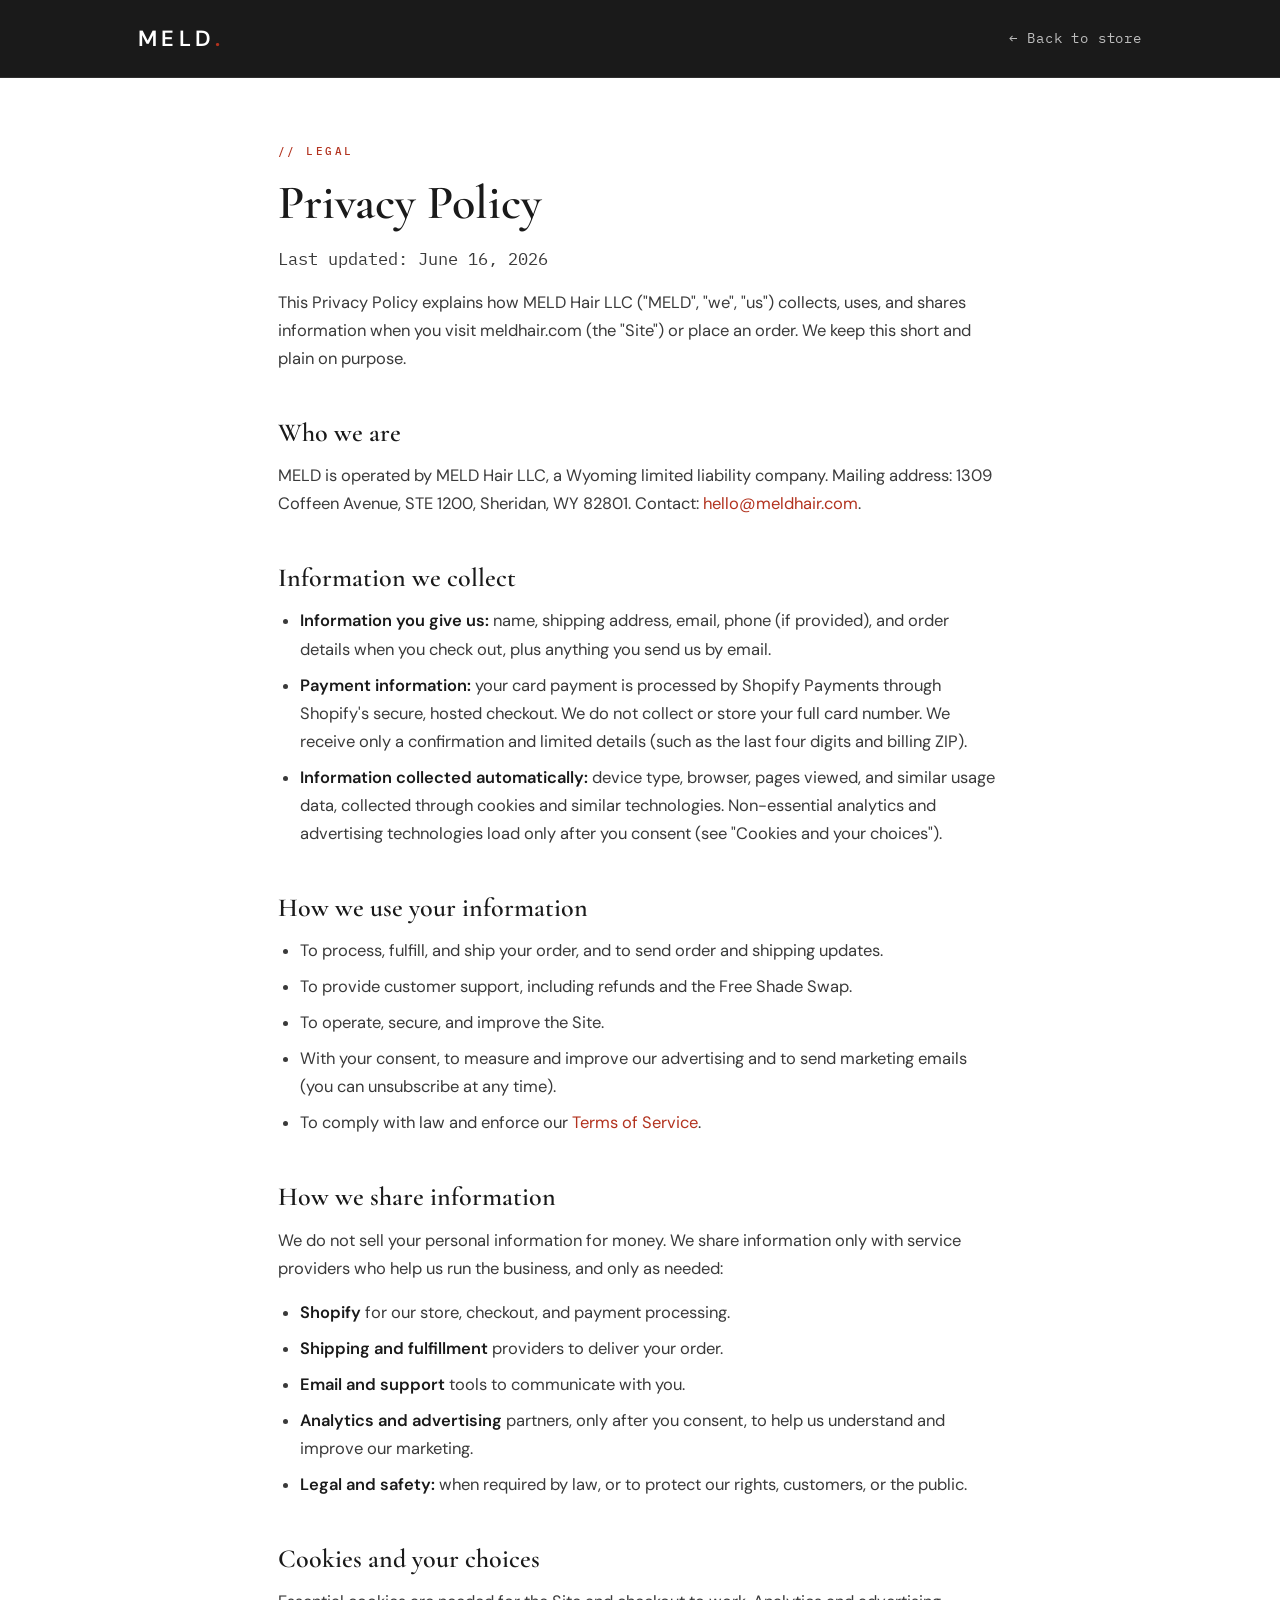
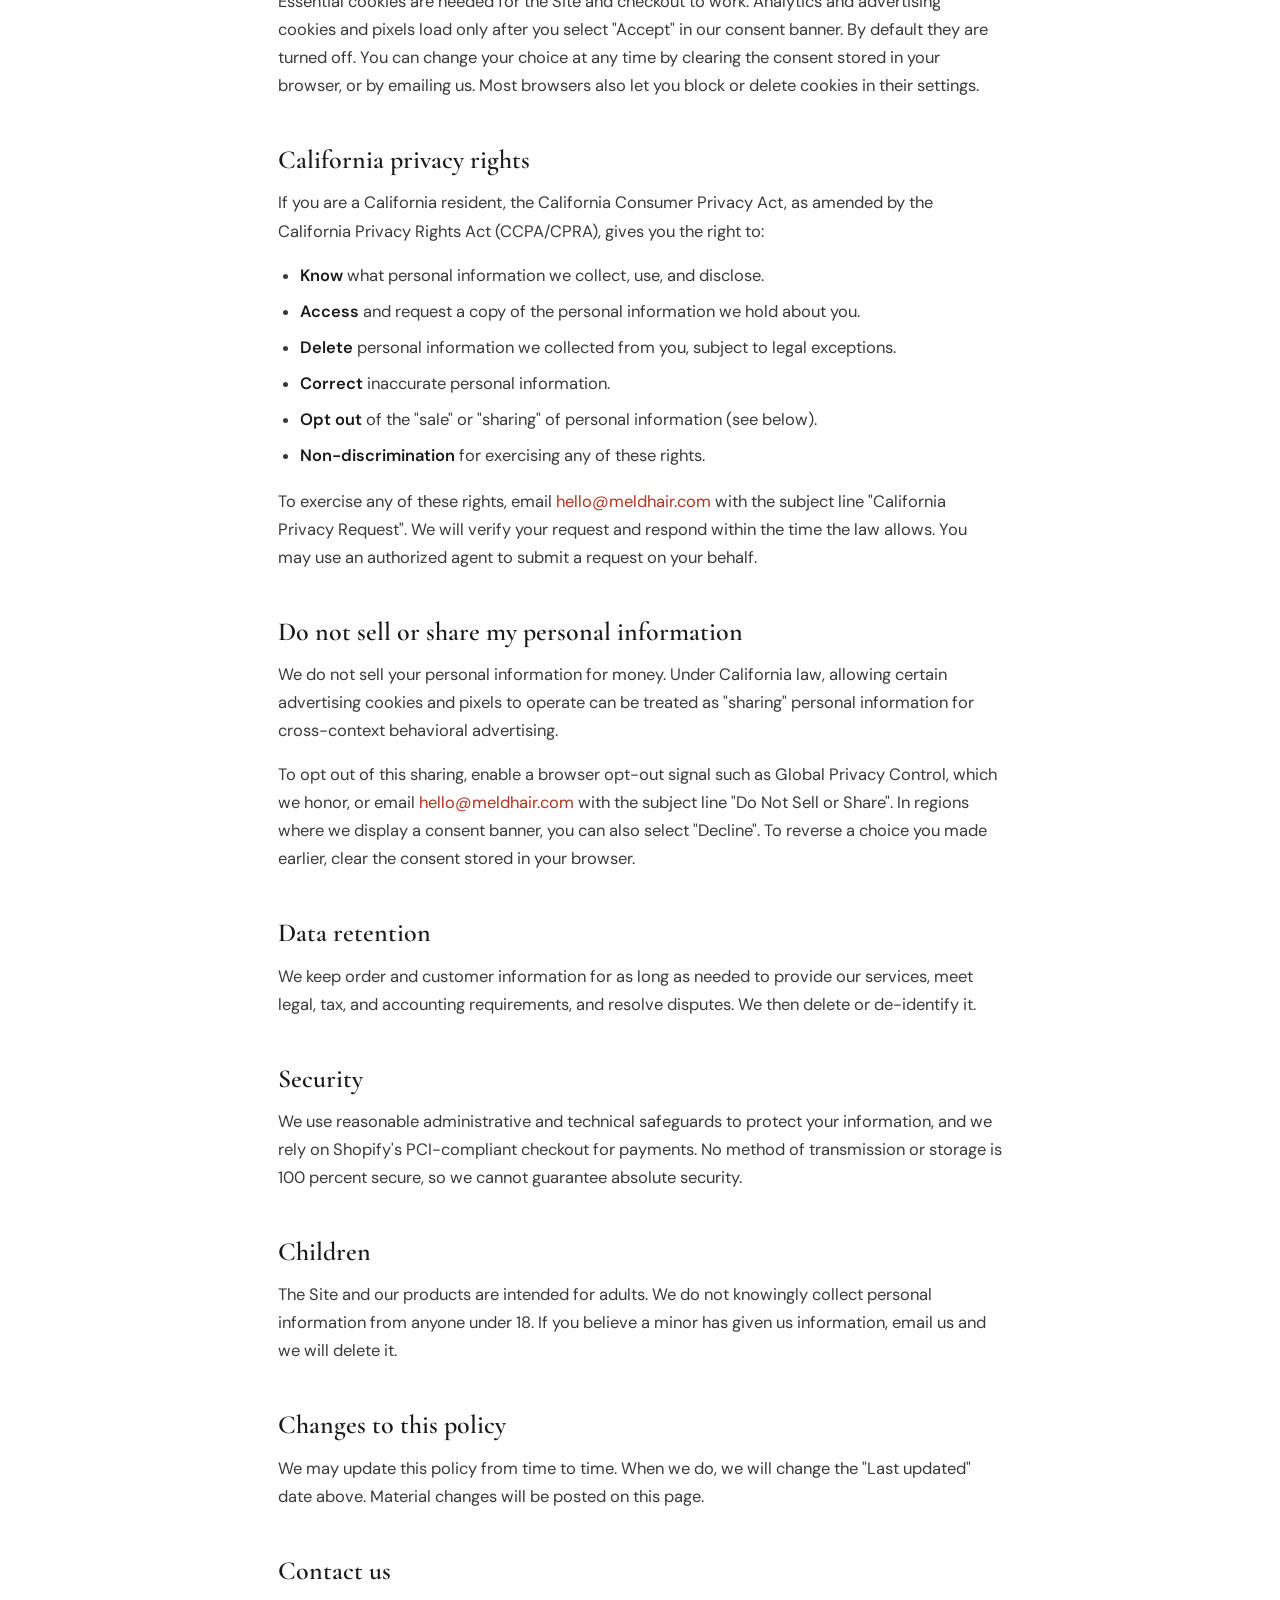
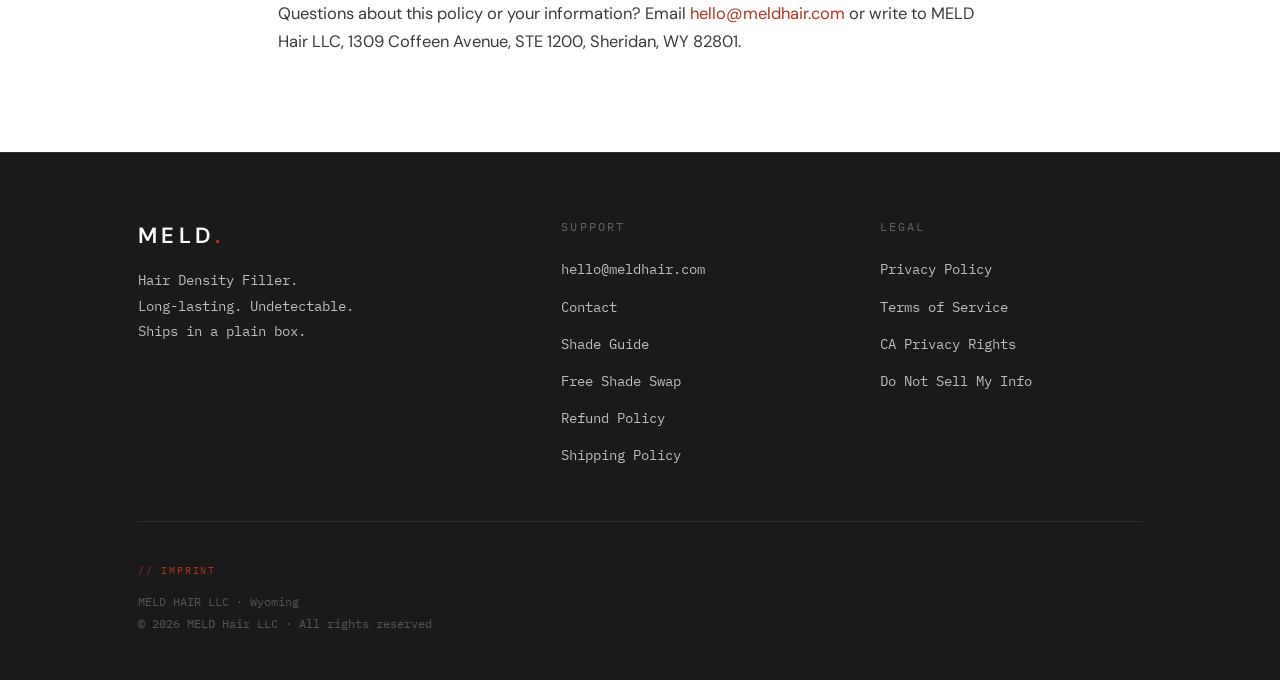
<file: privacy.html>
<!DOCTYPE html>
<html lang="en">
<head>
  <meta charset="UTF-8">
  <meta name="viewport" content="width=device-width, initial-scale=1.0">
  <link rel="icon" href="/favicon.ico" sizes="any">
  <link rel="icon" type="image/svg+xml" href="/favicon.svg">
  <link rel="icon" type="image/png" sizes="32x32" href="/favicon-32x32.png">
  <link rel="icon" type="image/png" sizes="16x16" href="/favicon-16x16.png">
  <link rel="apple-touch-icon" sizes="180x180" href="/apple-touch-icon.png">
  <link rel="manifest" href="/site.webmanifest">
  <meta name="theme-color" content="#1A1A1A">
  <meta name="robots" content="index, follow">
  <title>Privacy Policy · MELD</title>
  <meta name="description" content="How MELD collects, uses, and protects your information, your privacy choices, California rights, and how to opt out of the sale or sharing of personal information.">
  <link rel="canonical" href="https://meldhair.com/privacy">
  <link rel="preconnect" href="https://fonts.googleapis.com">
  <link rel="preconnect" href="https://fonts.gstatic.com" crossorigin>
  <link href="https://fonts.googleapis.com/css2?family=Cormorant+Garamond:wght@400;500;600;700&family=IBM+Plex+Mono:wght@300;400;500;600&family=DM+Sans:opsz,wght@9..40,300;9..40,400;9..40,500;9..40,600&display=swap" rel="stylesheet">
  <link rel="stylesheet" href="/policies.css">
  <script src="/consent.js" defer></script>
  <script src="/meta-pixel.js" defer></script>
</head>
<body>
  <header class="policy-header">
    <div class="policy-header-inner">
      <a href="/" class="policy-wordmark" aria-label="MELD home">MELD<span class="policy-wordmark-dot">.</span></a>
      <a href="/" class="policy-back">&larr; Back to store</a>
    </div>
  </header>

  <main class="policy-wrap">
    <span class="policy-kicker">// Legal</span>
    <h1>Privacy Policy</h1>
    <p class="policy-updated">Last updated: June 16, 2026</p>

    <p>This Privacy Policy explains how MELD Hair LLC ("MELD", "we", "us") collects, uses, and shares information when you visit meldhair.com (the "Site") or place an order. We keep this short and plain on purpose.</p>

    <h2>Who we are</h2>
    <p>MELD is operated by MELD Hair LLC, a Wyoming limited liability company. Mailing address: 1309 Coffeen Avenue, STE 1200, Sheridan, WY 82801. Contact: <a href="mailto:hello@meldhair.com">hello@meldhair.com</a>.</p>

    <h2>Information we collect</h2>
    <ul>
      <li><strong>Information you give us:</strong> name, shipping address, email, phone (if provided), and order details when you check out, plus anything you send us by email.</li>
      <li><strong>Payment information:</strong> your card payment is processed by Shopify Payments through Shopify's secure, hosted checkout. We do not collect or store your full card number. We receive only a confirmation and limited details (such as the last four digits and billing ZIP).</li>
      <li><strong>Information collected automatically:</strong> device type, browser, pages viewed, and similar usage data, collected through cookies and similar technologies. Non-essential analytics and advertising technologies load only after you consent (see "Cookies and your choices").</li>
    </ul>

    <h2>How we use your information</h2>
    <ul>
      <li>To process, fulfill, and ship your order, and to send order and shipping updates.</li>
      <li>To provide customer support, including refunds and the Free Shade Swap.</li>
      <li>To operate, secure, and improve the Site.</li>
      <li>With your consent, to measure and improve our advertising and to send marketing emails (you can unsubscribe at any time).</li>
      <li>To comply with law and enforce our <a href="/terms">Terms of Service</a>.</li>
    </ul>

    <h2>How we share information</h2>
    <p>We do not sell your personal information for money. We share information only with service providers who help us run the business, and only as needed:</p>
    <ul>
      <li><strong>Shopify</strong> for our store, checkout, and payment processing.</li>
      <li><strong>Shipping and fulfillment</strong> providers to deliver your order.</li>
      <li><strong>Email and support</strong> tools to communicate with you.</li>
      <li><strong>Analytics and advertising</strong> partners, only after you consent, to help us understand and improve our marketing.</li>
      <li><strong>Legal and safety:</strong> when required by law, or to protect our rights, customers, or the public.</li>
    </ul>

    <h2>Cookies and your choices</h2>
    <p>Essential cookies are needed for the Site and checkout to work. Analytics and advertising cookies and pixels load only after you select "Accept" in our consent banner. By default they are turned off. You can change your choice at any time by clearing the consent stored in your browser, or by emailing us. Most browsers also let you block or delete cookies in their settings.</p>

    <h2 id="ca-privacy-rights">California privacy rights</h2>
    <p>If you are a California resident, the California Consumer Privacy Act, as amended by the California Privacy Rights Act (CCPA/CPRA), gives you the right to:</p>
    <ul>
      <li><strong>Know</strong> what personal information we collect, use, and disclose.</li>
      <li><strong>Access</strong> and request a copy of the personal information we hold about you.</li>
      <li><strong>Delete</strong> personal information we collected from you, subject to legal exceptions.</li>
      <li><strong>Correct</strong> inaccurate personal information.</li>
      <li><strong>Opt out</strong> of the "sale" or "sharing" of personal information (see below).</li>
      <li><strong>Non-discrimination</strong> for exercising any of these rights.</li>
    </ul>
    <p>To exercise any of these rights, email <a href="mailto:hello@meldhair.com">hello@meldhair.com</a> with the subject line "California Privacy Request". We will verify your request and respond within the time the law allows. You may use an authorized agent to submit a request on your behalf.</p>

    <h2 id="do-not-sell">Do not sell or share my personal information</h2>
    <p>We do not sell your personal information for money. Under California law, allowing certain advertising cookies and pixels to operate can be treated as "sharing" personal information for cross-context behavioral advertising.</p>
    <p>To opt out of this sharing, enable a browser opt-out signal such as Global Privacy Control, which we honor, or email <a href="mailto:hello@meldhair.com">hello@meldhair.com</a> with the subject line "Do Not Sell or Share". In regions where we display a consent banner, you can also select "Decline". To reverse a choice you made earlier, clear the consent stored in your browser.</p>

    <h2>Data retention</h2>
    <p>We keep order and customer information for as long as needed to provide our services, meet legal, tax, and accounting requirements, and resolve disputes. We then delete or de-identify it.</p>

    <h2>Security</h2>
    <p>We use reasonable administrative and technical safeguards to protect your information, and we rely on Shopify's PCI-compliant checkout for payments. No method of transmission or storage is 100 percent secure, so we cannot guarantee absolute security.</p>

    <h2>Children</h2>
    <p>The Site and our products are intended for adults. We do not knowingly collect personal information from anyone under 18. If you believe a minor has given us information, email us and we will delete it.</p>

    <h2>Changes to this policy</h2>
    <p>We may update this policy from time to time. When we do, we will change the "Last updated" date above. Material changes will be posted on this page.</p>

    <h2>Contact us</h2>
    <p>Questions about this policy or your information? Email <a href="mailto:hello@meldhair.com">hello@meldhair.com</a> or write to MELD Hair LLC, 1309 Coffeen Avenue, STE 1200, Sheridan, WY 82801.</p>
  </main>

  <footer class="site-footer">
    <div class="footer-inner">
      <div class="footer-top">
        <div>
          <p class="footer-wordmark">MELD<span class="footer-wordmark-dot">.</span></p>
          <p class="footer-tagline">Hair Density Filler.<br>Long-lasting. Undetectable.<br>Ships in a plain box.</p>
        </div>
        <div>
          <p class="footer-col-head">Support</p>
          <ul class="footer-links">
            <li><a href="mailto:hello@meldhair.com">hello@meldhair.com</a></li>
            <li><a href="/contact">Contact</a></li>
            <li><a href="/#order">Shade Guide</a></li>
            <li><a href="/refund-policy#shade-swap">Free Shade Swap</a></li>
            <li><a href="/refund-policy">Refund Policy</a></li>
            <li><a href="/shipping-policy">Shipping Policy</a></li>
          </ul>
        </div>
        <div>
          <p class="footer-col-head">Legal</p>
          <ul class="footer-links">
            <li><a href="/privacy">Privacy Policy</a></li>
            <li><a href="/terms">Terms of Service</a></li>
            <li><a href="/privacy#ca-privacy-rights">CA Privacy Rights</a></li>
            <li><a href="/privacy#do-not-sell">Do Not Sell My Info</a></li>
          </ul>
        </div>
      </div>
      <div class="footer-bottom">
        <div>
          <p class="footer-imprint-code">// Imprint</p>
          <p class="footer-imprint">
            MELD HAIR LLC · Wyoming<br>
            © 2026 MELD Hair LLC · All rights reserved
          </p>
        </div>
      </div>
    </div>
  </footer>
</body>
</html>
</file>
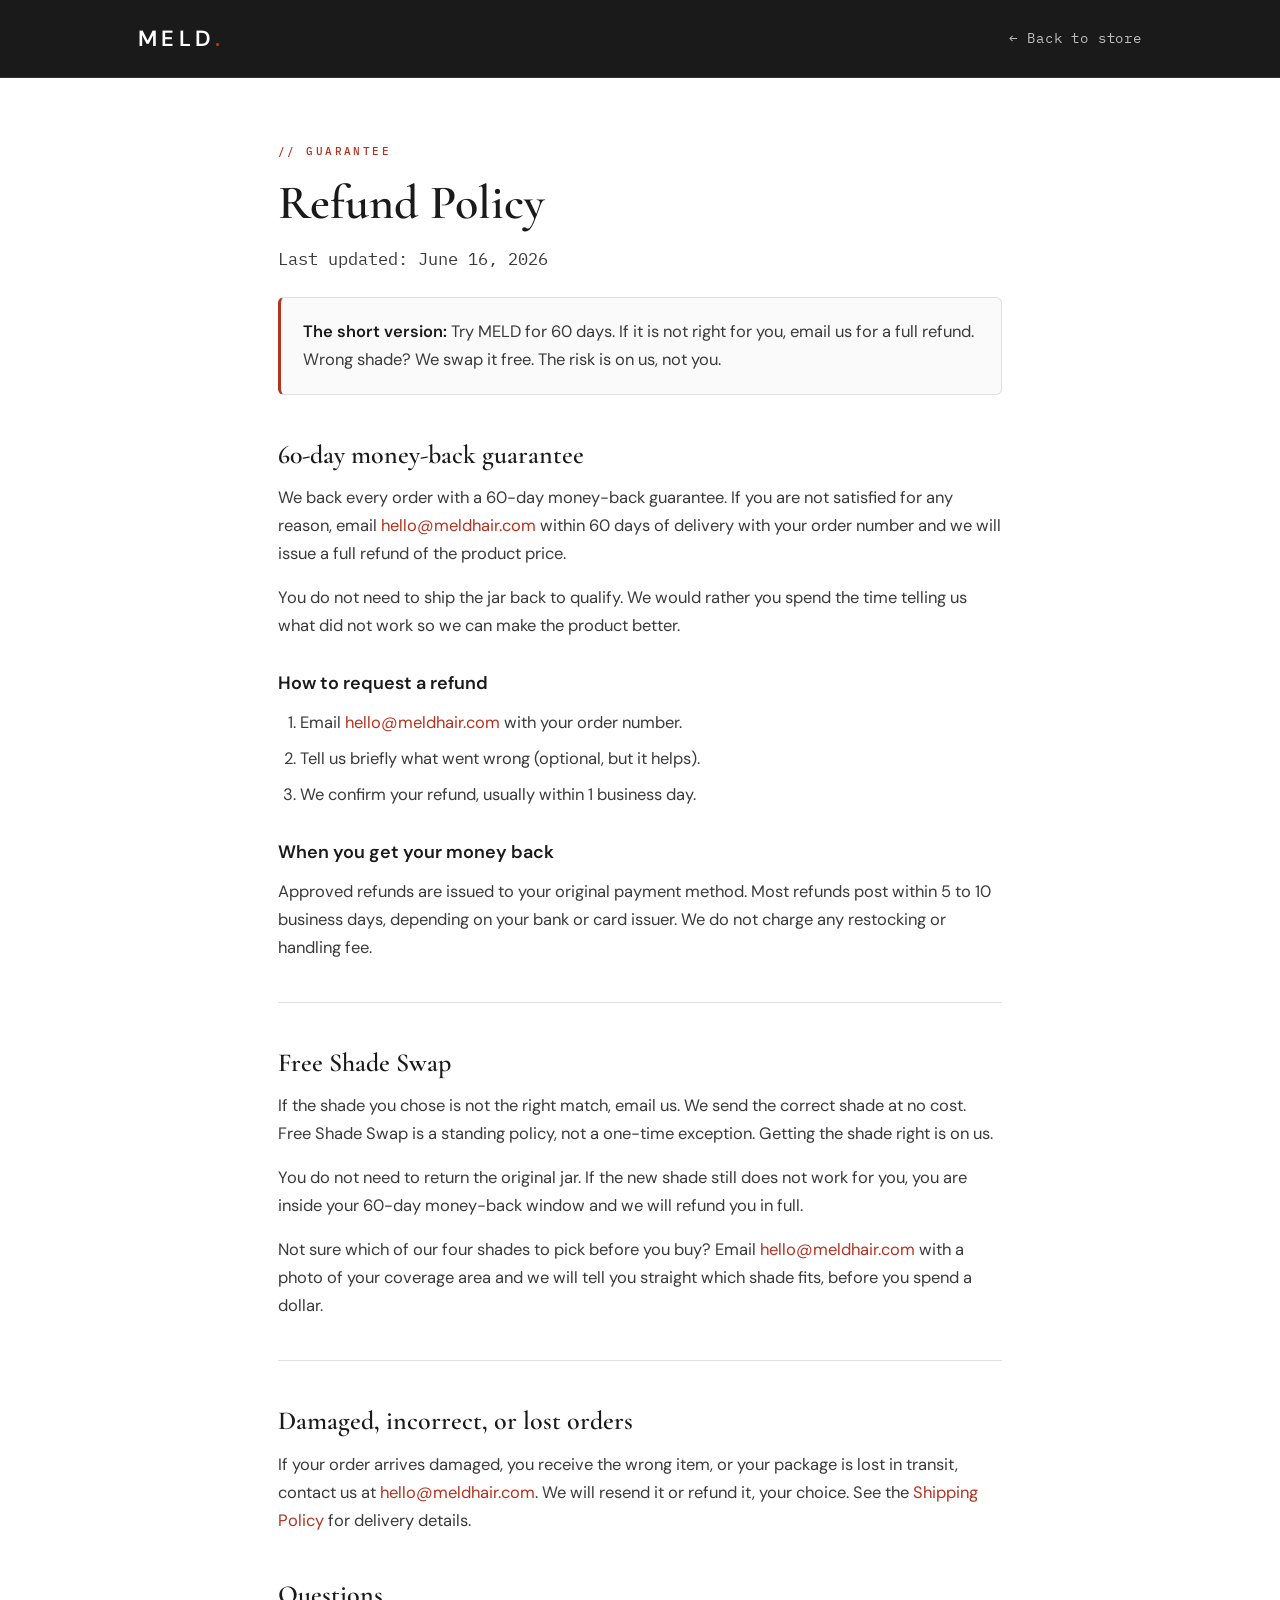
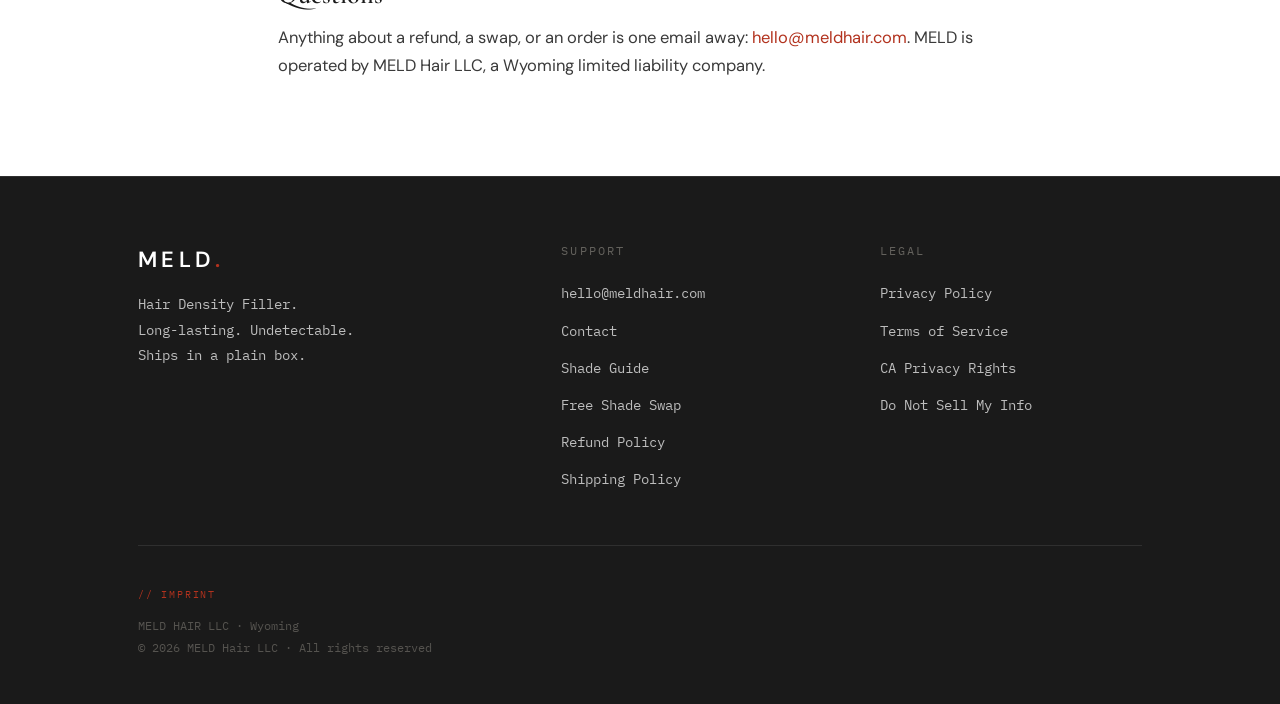
<file: refund-policy.html>
<!DOCTYPE html>
<html lang="en">
<head>
  <meta charset="UTF-8">
  <meta name="viewport" content="width=device-width, initial-scale=1.0">
  <link rel="icon" href="/favicon.ico" sizes="any">
  <link rel="icon" type="image/svg+xml" href="/favicon.svg">
  <link rel="icon" type="image/png" sizes="32x32" href="/favicon-32x32.png">
  <link rel="icon" type="image/png" sizes="16x16" href="/favicon-16x16.png">
  <link rel="apple-touch-icon" sizes="180x180" href="/apple-touch-icon.png">
  <link rel="manifest" href="/site.webmanifest">
  <meta name="theme-color" content="#1A1A1A">
  <meta name="robots" content="index, follow">
  <title>Refund Policy &amp; 60-Day Guarantee · MELD</title>
  <meta name="description" content="MELD's 60-day money-back guarantee and Free Shade Swap. Not happy, or wrong shade? We make it right. Refund policy in plain English.">
  <link rel="canonical" href="https://meldhair.com/refund-policy">
  <link rel="preconnect" href="https://fonts.googleapis.com">
  <link rel="preconnect" href="https://fonts.gstatic.com" crossorigin>
  <link href="https://fonts.googleapis.com/css2?family=Cormorant+Garamond:wght@400;500;600;700&family=IBM+Plex+Mono:wght@300;400;500;600&family=DM+Sans:opsz,wght@9..40,300;9..40,400;9..40,500;9..40,600&display=swap" rel="stylesheet">
  <link rel="stylesheet" href="/policies.css">
  <script src="/consent.js" defer></script>
  <script src="/meta-pixel.js" defer></script>
</head>
<body>
  <header class="policy-header">
    <div class="policy-header-inner">
      <a href="/" class="policy-wordmark" aria-label="MELD home">MELD<span class="policy-wordmark-dot">.</span></a>
      <a href="/" class="policy-back">&larr; Back to store</a>
    </div>
  </header>

  <main class="policy-wrap">
    <span class="policy-kicker">// Guarantee</span>
    <h1>Refund Policy</h1>
    <p class="policy-updated">Last updated: June 16, 2026</p>

    <div class="policy-callout">
      <p><strong>The short version:</strong> Try MELD for 60 days. If it is not right for you, email us for a full refund. Wrong shade? We swap it free. The risk is on us, not you.</p>
    </div>

    <h2>60-day money-back guarantee</h2>
    <p>We back every order with a 60-day money-back guarantee. If you are not satisfied for any reason, email <a href="mailto:hello@meldhair.com">hello@meldhair.com</a> within 60 days of delivery with your order number and we will issue a full refund of the product price.</p>
    <p>You do not need to ship the jar back to qualify. We would rather you spend the time telling us what did not work so we can make the product better.</p>

    <h3>How to request a refund</h3>
    <ol>
      <li>Email <a href="mailto:hello@meldhair.com">hello@meldhair.com</a> with your order number.</li>
      <li>Tell us briefly what went wrong (optional, but it helps).</li>
      <li>We confirm your refund, usually within 1 business day.</li>
    </ol>

    <h3>When you get your money back</h3>
    <p>Approved refunds are issued to your original payment method. Most refunds post within 5 to 10 business days, depending on your bank or card issuer. We do not charge any restocking or handling fee.</p>

    <hr>

    <h2 id="shade-swap">Free Shade Swap</h2>
    <p>If the shade you chose is not the right match, email us. We send the correct shade at no cost. Free Shade Swap is a standing policy, not a one-time exception. Getting the shade right is on us.</p>
    <p>You do not need to return the original jar. If the new shade still does not work for you, you are inside your 60-day money-back window and we will refund you in full.</p>
    <p>Not sure which of our four shades to pick before you buy? Email <a href="mailto:hello@meldhair.com">hello@meldhair.com</a> with a photo of your coverage area and we will tell you straight which shade fits, before you spend a dollar.</p>

    <hr>

    <h2>Damaged, incorrect, or lost orders</h2>
    <p>If your order arrives damaged, you receive the wrong item, or your package is lost in transit, contact us at <a href="mailto:hello@meldhair.com">hello@meldhair.com</a>. We will resend it or refund it, your choice. See the <a href="/shipping-policy">Shipping Policy</a> for delivery details.</p>

    <h2>Questions</h2>
    <p>Anything about a refund, a swap, or an order is one email away: <a href="mailto:hello@meldhair.com">hello@meldhair.com</a>. MELD is operated by MELD Hair LLC, a Wyoming limited liability company.</p>
  </main>

  <footer class="site-footer">
    <div class="footer-inner">
      <div class="footer-top">
        <div>
          <p class="footer-wordmark">MELD<span class="footer-wordmark-dot">.</span></p>
          <p class="footer-tagline">Hair Density Filler.<br>Long-lasting. Undetectable.<br>Ships in a plain box.</p>
        </div>
        <div>
          <p class="footer-col-head">Support</p>
          <ul class="footer-links">
            <li><a href="mailto:hello@meldhair.com">hello@meldhair.com</a></li>
            <li><a href="/contact">Contact</a></li>
            <li><a href="/#order">Shade Guide</a></li>
            <li><a href="/refund-policy#shade-swap">Free Shade Swap</a></li>
            <li><a href="/refund-policy">Refund Policy</a></li>
            <li><a href="/shipping-policy">Shipping Policy</a></li>
          </ul>
        </div>
        <div>
          <p class="footer-col-head">Legal</p>
          <ul class="footer-links">
            <li><a href="/privacy">Privacy Policy</a></li>
            <li><a href="/terms">Terms of Service</a></li>
            <li><a href="/privacy#ca-privacy-rights">CA Privacy Rights</a></li>
            <li><a href="/privacy#do-not-sell">Do Not Sell My Info</a></li>
          </ul>
        </div>
      </div>
      <div class="footer-bottom">
        <div>
          <p class="footer-imprint-code">// Imprint</p>
          <p class="footer-imprint">
            MELD HAIR LLC · Wyoming<br>
            © 2026 MELD Hair LLC · All rights reserved
          </p>
        </div>
      </div>
    </div>
  </footer>
</body>
</html>
</file>
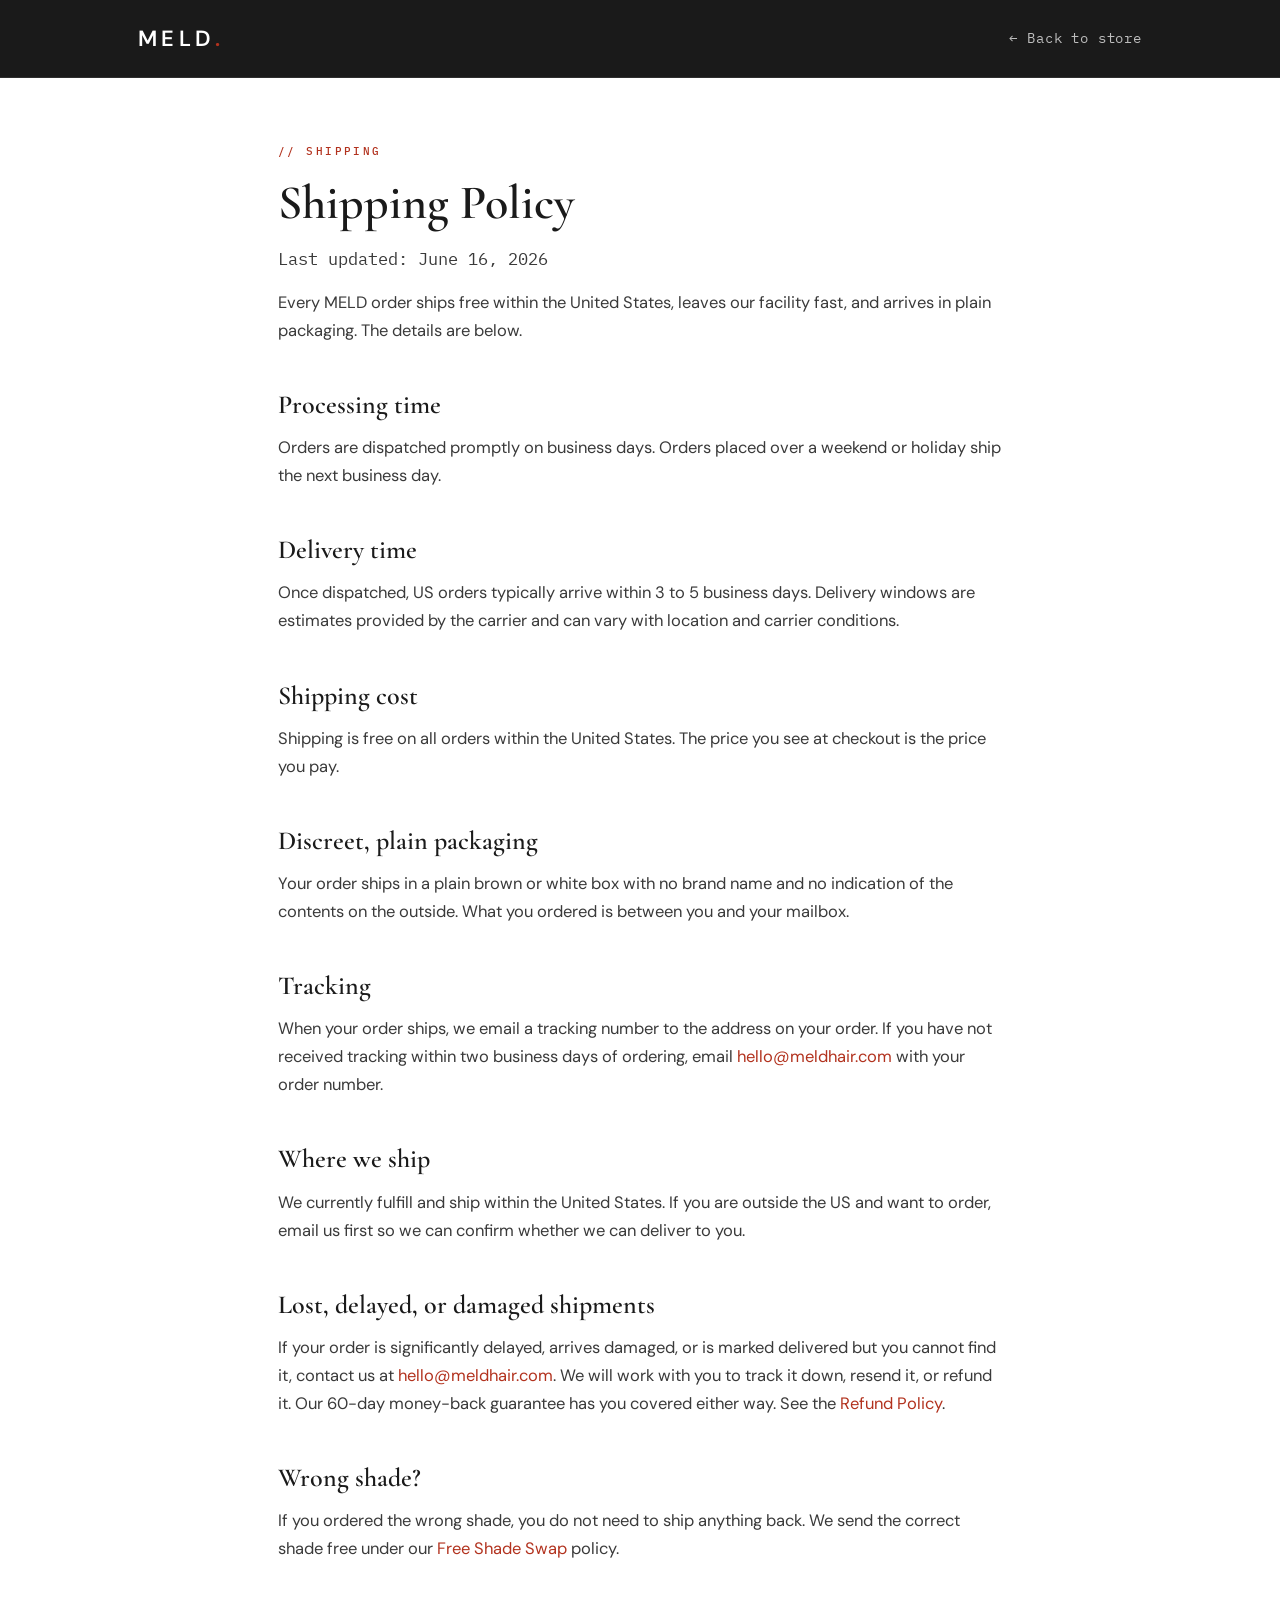
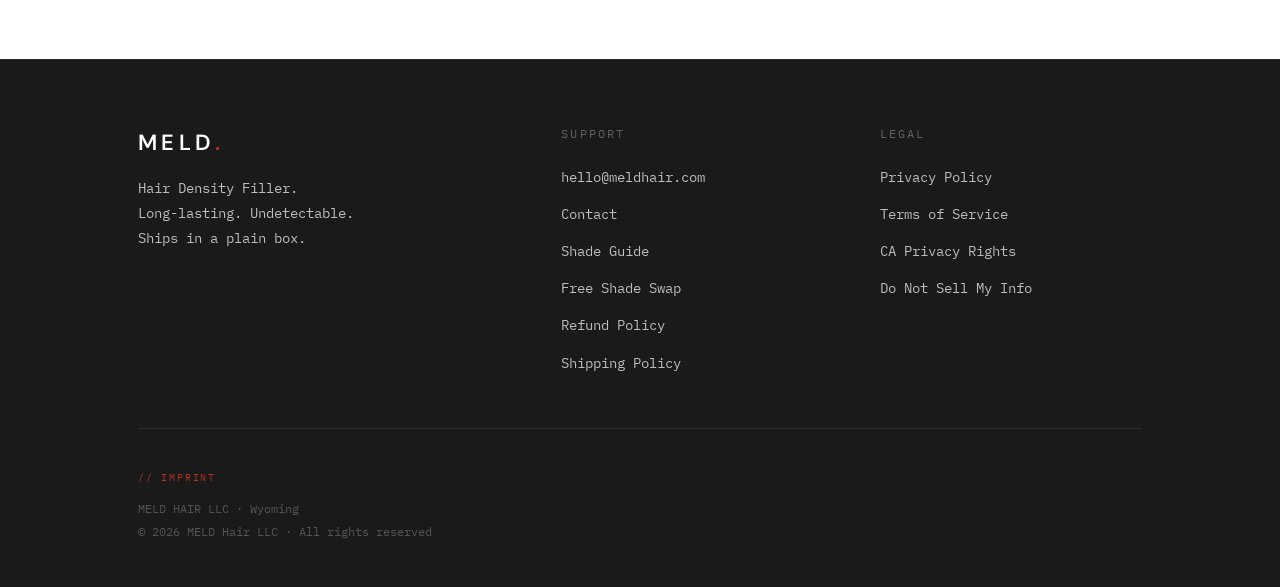
<file: shipping-policy.html>
<!DOCTYPE html>
<html lang="en">
<head>
  <meta charset="UTF-8">
  <meta name="viewport" content="width=device-width, initial-scale=1.0">
  <link rel="icon" href="/favicon.ico" sizes="any">
  <link rel="icon" type="image/svg+xml" href="/favicon.svg">
  <link rel="icon" type="image/png" sizes="32x32" href="/favicon-32x32.png">
  <link rel="icon" type="image/png" sizes="16x16" href="/favicon-16x16.png">
  <link rel="apple-touch-icon" sizes="180x180" href="/apple-touch-icon.png">
  <link rel="manifest" href="/site.webmanifest">
  <meta name="theme-color" content="#1A1A1A">
  <meta name="robots" content="index, follow">
  <title>Shipping Policy · MELD</title>
  <meta name="description" content="Free US shipping, arriving in 3 to 5 business days, in a plain unbranded box. MELD shipping policy.">
  <link rel="canonical" href="https://meldhair.com/shipping-policy">
  <link rel="preconnect" href="https://fonts.googleapis.com">
  <link rel="preconnect" href="https://fonts.gstatic.com" crossorigin>
  <link href="https://fonts.googleapis.com/css2?family=Cormorant+Garamond:wght@400;500;600;700&family=IBM+Plex+Mono:wght@300;400;500;600&family=DM+Sans:opsz,wght@9..40,300;9..40,400;9..40,500;9..40,600&display=swap" rel="stylesheet">
  <link rel="stylesheet" href="/policies.css">
  <script src="/consent.js" defer></script>
  <script src="/meta-pixel.js" defer></script>
</head>
<body>
  <header class="policy-header">
    <div class="policy-header-inner">
      <a href="/" class="policy-wordmark" aria-label="MELD home">MELD<span class="policy-wordmark-dot">.</span></a>
      <a href="/" class="policy-back">&larr; Back to store</a>
    </div>
  </header>

  <main class="policy-wrap">
    <span class="policy-kicker">// Shipping</span>
    <h1>Shipping Policy</h1>
    <p class="policy-updated">Last updated: June 16, 2026</p>

    <p>Every MELD order ships free within the United States, leaves our facility fast, and arrives in plain packaging. The details are below.</p>

    <h2>Processing time</h2>
    <p>Orders are dispatched promptly on business days. Orders placed over a weekend or holiday ship the next business day.</p>

    <h2>Delivery time</h2>
    <p>Once dispatched, US orders typically arrive within 3 to 5 business days. Delivery windows are estimates provided by the carrier and can vary with location and carrier conditions.</p>

    <h2>Shipping cost</h2>
    <p>Shipping is free on all orders within the United States. The price you see at checkout is the price you pay.</p>

    <h2>Discreet, plain packaging</h2>
    <p>Your order ships in a plain brown or white box with no brand name and no indication of the contents on the outside. What you ordered is between you and your mailbox.</p>

    <h2>Tracking</h2>
    <p>When your order ships, we email a tracking number to the address on your order. If you have not received tracking within two business days of ordering, email <a href="mailto:hello@meldhair.com">hello@meldhair.com</a> with your order number.</p>

    <h2>Where we ship</h2>
    <p>We currently fulfill and ship within the United States. If you are outside the US and want to order, email us first so we can confirm whether we can deliver to you.</p>

    <h2>Lost, delayed, or damaged shipments</h2>
    <p>If your order is significantly delayed, arrives damaged, or is marked delivered but you cannot find it, contact us at <a href="mailto:hello@meldhair.com">hello@meldhair.com</a>. We will work with you to track it down, resend it, or refund it. Our 60-day money-back guarantee has you covered either way. See the <a href="/refund-policy">Refund Policy</a>.</p>

    <h2>Wrong shade?</h2>
    <p>If you ordered the wrong shade, you do not need to ship anything back. We send the correct shade free under our <a href="/refund-policy#shade-swap">Free Shade Swap</a> policy.</p>
  </main>

  <footer class="site-footer">
    <div class="footer-inner">
      <div class="footer-top">
        <div>
          <p class="footer-wordmark">MELD<span class="footer-wordmark-dot">.</span></p>
          <p class="footer-tagline">Hair Density Filler.<br>Long-lasting. Undetectable.<br>Ships in a plain box.</p>
        </div>
        <div>
          <p class="footer-col-head">Support</p>
          <ul class="footer-links">
            <li><a href="mailto:hello@meldhair.com">hello@meldhair.com</a></li>
            <li><a href="/contact">Contact</a></li>
            <li><a href="/#order">Shade Guide</a></li>
            <li><a href="/refund-policy#shade-swap">Free Shade Swap</a></li>
            <li><a href="/refund-policy">Refund Policy</a></li>
            <li><a href="/shipping-policy">Shipping Policy</a></li>
          </ul>
        </div>
        <div>
          <p class="footer-col-head">Legal</p>
          <ul class="footer-links">
            <li><a href="/privacy">Privacy Policy</a></li>
            <li><a href="/terms">Terms of Service</a></li>
            <li><a href="/privacy#ca-privacy-rights">CA Privacy Rights</a></li>
            <li><a href="/privacy#do-not-sell">Do Not Sell My Info</a></li>
          </ul>
        </div>
      </div>
      <div class="footer-bottom">
        <div>
          <p class="footer-imprint-code">// Imprint</p>
          <p class="footer-imprint">
            MELD HAIR LLC · Wyoming<br>
            © 2026 MELD Hair LLC · All rights reserved
          </p>
        </div>
      </div>
    </div>
  </footer>
</body>
</html>
</file>
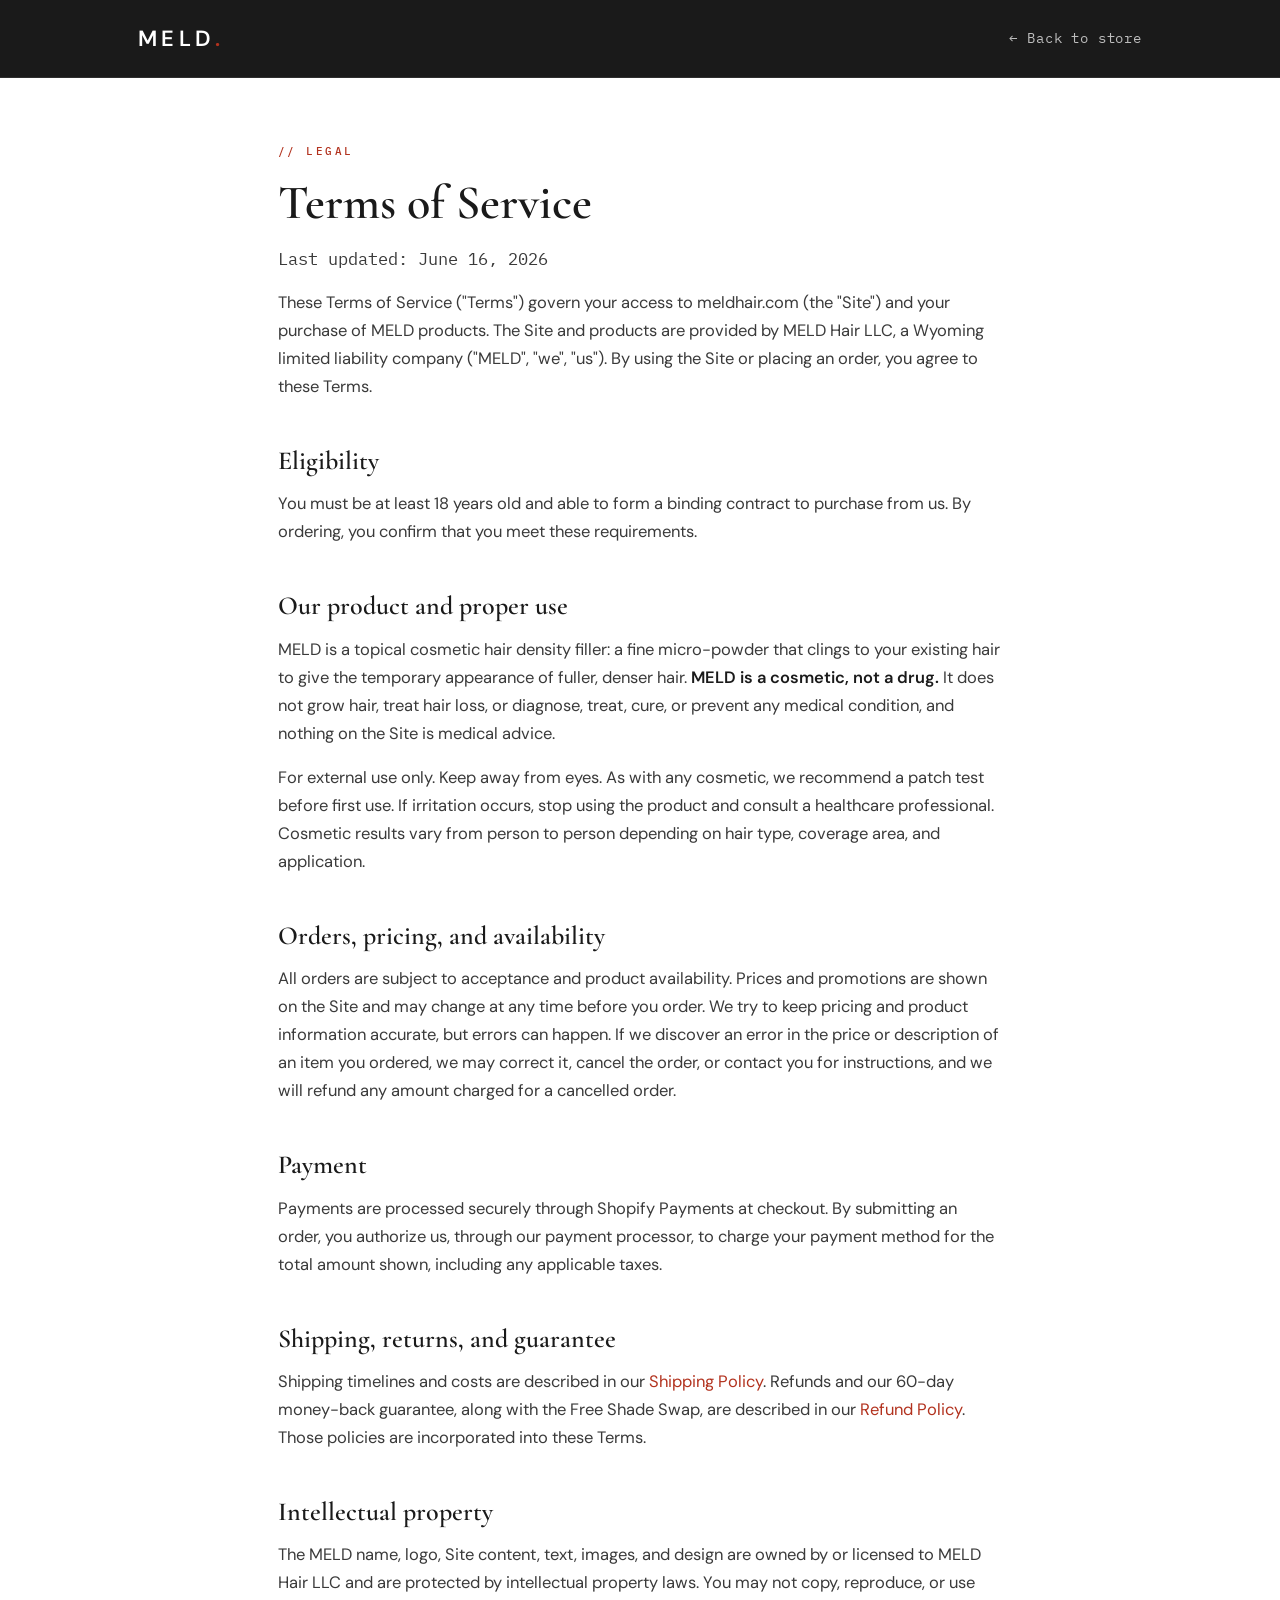
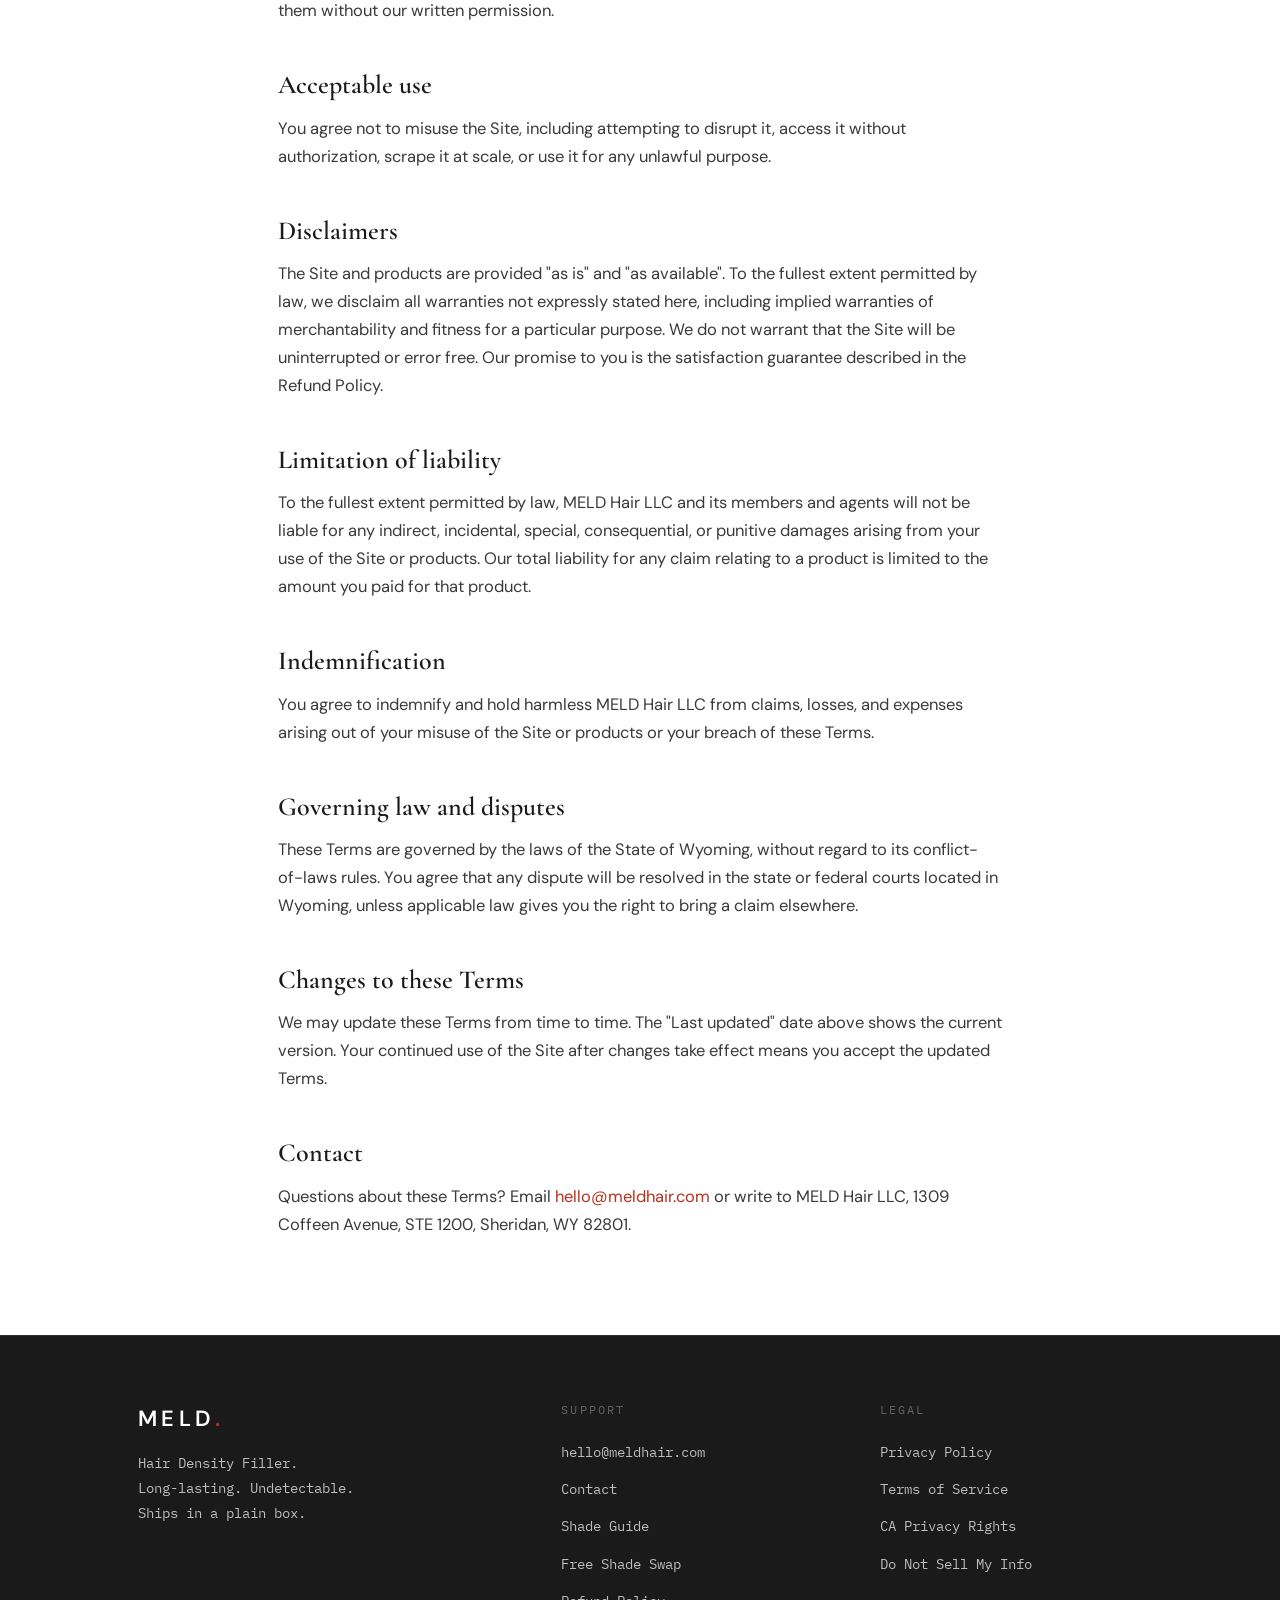
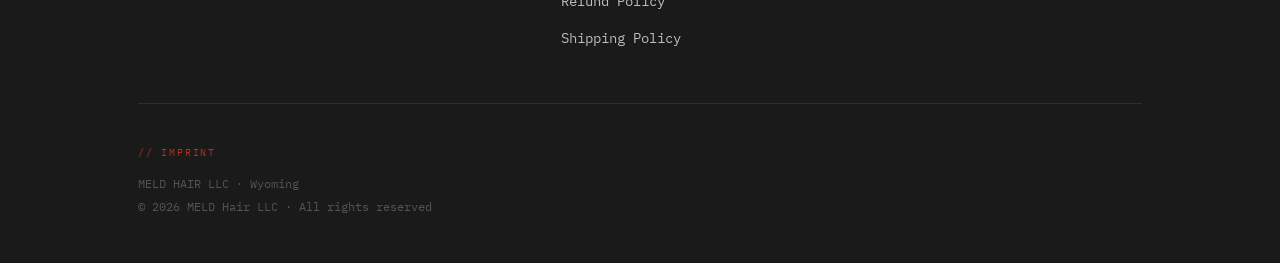
<file: terms.html>
<!DOCTYPE html>
<html lang="en">
<head>
  <meta charset="UTF-8">
  <meta name="viewport" content="width=device-width, initial-scale=1.0">
  <link rel="icon" href="/favicon.ico" sizes="any">
  <link rel="icon" type="image/svg+xml" href="/favicon.svg">
  <link rel="icon" type="image/png" sizes="32x32" href="/favicon-32x32.png">
  <link rel="icon" type="image/png" sizes="16x16" href="/favicon-16x16.png">
  <link rel="apple-touch-icon" sizes="180x180" href="/apple-touch-icon.png">
  <link rel="manifest" href="/site.webmanifest">
  <meta name="theme-color" content="#1A1A1A">
  <meta name="robots" content="index, follow">
  <title>Terms of Service · MELD</title>
  <meta name="description" content="The terms that govern your use of meldhair.com and your purchase of MELD products. Cosmetic use, orders, payment, guarantees, and governing law.">
  <link rel="canonical" href="https://meldhair.com/terms">
  <link rel="preconnect" href="https://fonts.googleapis.com">
  <link rel="preconnect" href="https://fonts.gstatic.com" crossorigin>
  <link href="https://fonts.googleapis.com/css2?family=Cormorant+Garamond:wght@400;500;600;700&family=IBM+Plex+Mono:wght@300;400;500;600&family=DM+Sans:opsz,wght@9..40,300;9..40,400;9..40,500;9..40,600&display=swap" rel="stylesheet">
  <link rel="stylesheet" href="/policies.css">
  <script src="/consent.js" defer></script>
  <script src="/meta-pixel.js" defer></script>
</head>
<body>
  <header class="policy-header">
    <div class="policy-header-inner">
      <a href="/" class="policy-wordmark" aria-label="MELD home">MELD<span class="policy-wordmark-dot">.</span></a>
      <a href="/" class="policy-back">&larr; Back to store</a>
    </div>
  </header>

  <main class="policy-wrap">
    <span class="policy-kicker">// Legal</span>
    <h1>Terms of Service</h1>
    <p class="policy-updated">Last updated: June 16, 2026</p>

    <p>These Terms of Service ("Terms") govern your access to meldhair.com (the "Site") and your purchase of MELD products. The Site and products are provided by MELD Hair LLC, a Wyoming limited liability company ("MELD", "we", "us"). By using the Site or placing an order, you agree to these Terms.</p>

    <h2>Eligibility</h2>
    <p>You must be at least 18 years old and able to form a binding contract to purchase from us. By ordering, you confirm that you meet these requirements.</p>

    <h2>Our product and proper use</h2>
    <p>MELD is a topical cosmetic hair density filler: a fine micro-powder that clings to your existing hair to give the temporary appearance of fuller, denser hair. <strong>MELD is a cosmetic, not a drug.</strong> It does not grow hair, treat hair loss, or diagnose, treat, cure, or prevent any medical condition, and nothing on the Site is medical advice.</p>
    <p>For external use only. Keep away from eyes. As with any cosmetic, we recommend a patch test before first use. If irritation occurs, stop using the product and consult a healthcare professional. Cosmetic results vary from person to person depending on hair type, coverage area, and application.</p>

    <h2>Orders, pricing, and availability</h2>
    <p>All orders are subject to acceptance and product availability. Prices and promotions are shown on the Site and may change at any time before you order. We try to keep pricing and product information accurate, but errors can happen. If we discover an error in the price or description of an item you ordered, we may correct it, cancel the order, or contact you for instructions, and we will refund any amount charged for a cancelled order.</p>

    <h2>Payment</h2>
    <p>Payments are processed securely through Shopify Payments at checkout. By submitting an order, you authorize us, through our payment processor, to charge your payment method for the total amount shown, including any applicable taxes.</p>

    <h2>Shipping, returns, and guarantee</h2>
    <p>Shipping timelines and costs are described in our <a href="/shipping-policy">Shipping Policy</a>. Refunds and our 60-day money-back guarantee, along with the Free Shade Swap, are described in our <a href="/refund-policy">Refund Policy</a>. Those policies are incorporated into these Terms.</p>

    <h2>Intellectual property</h2>
    <p>The MELD name, logo, Site content, text, images, and design are owned by or licensed to MELD Hair LLC and are protected by intellectual property laws. You may not copy, reproduce, or use them without our written permission.</p>

    <h2>Acceptable use</h2>
    <p>You agree not to misuse the Site, including attempting to disrupt it, access it without authorization, scrape it at scale, or use it for any unlawful purpose.</p>

    <h2>Disclaimers</h2>
    <p>The Site and products are provided "as is" and "as available". To the fullest extent permitted by law, we disclaim all warranties not expressly stated here, including implied warranties of merchantability and fitness for a particular purpose. We do not warrant that the Site will be uninterrupted or error free. Our promise to you is the satisfaction guarantee described in the Refund Policy.</p>

    <h2>Limitation of liability</h2>
    <p>To the fullest extent permitted by law, MELD Hair LLC and its members and agents will not be liable for any indirect, incidental, special, consequential, or punitive damages arising from your use of the Site or products. Our total liability for any claim relating to a product is limited to the amount you paid for that product.</p>

    <h2>Indemnification</h2>
    <p>You agree to indemnify and hold harmless MELD Hair LLC from claims, losses, and expenses arising out of your misuse of the Site or products or your breach of these Terms.</p>

    <h2>Governing law and disputes</h2>
    <p>These Terms are governed by the laws of the State of Wyoming, without regard to its conflict-of-laws rules. You agree that any dispute will be resolved in the state or federal courts located in Wyoming, unless applicable law gives you the right to bring a claim elsewhere.</p>

    <h2>Changes to these Terms</h2>
    <p>We may update these Terms from time to time. The "Last updated" date above shows the current version. Your continued use of the Site after changes take effect means you accept the updated Terms.</p>

    <h2>Contact</h2>
    <p>Questions about these Terms? Email <a href="mailto:hello@meldhair.com">hello@meldhair.com</a> or write to MELD Hair LLC, 1309 Coffeen Avenue, STE 1200, Sheridan, WY 82801.</p>
  </main>

  <footer class="site-footer">
    <div class="footer-inner">
      <div class="footer-top">
        <div>
          <p class="footer-wordmark">MELD<span class="footer-wordmark-dot">.</span></p>
          <p class="footer-tagline">Hair Density Filler.<br>Long-lasting. Undetectable.<br>Ships in a plain box.</p>
        </div>
        <div>
          <p class="footer-col-head">Support</p>
          <ul class="footer-links">
            <li><a href="mailto:hello@meldhair.com">hello@meldhair.com</a></li>
            <li><a href="/contact">Contact</a></li>
            <li><a href="/#order">Shade Guide</a></li>
            <li><a href="/refund-policy#shade-swap">Free Shade Swap</a></li>
            <li><a href="/refund-policy">Refund Policy</a></li>
            <li><a href="/shipping-policy">Shipping Policy</a></li>
          </ul>
        </div>
        <div>
          <p class="footer-col-head">Legal</p>
          <ul class="footer-links">
            <li><a href="/privacy">Privacy Policy</a></li>
            <li><a href="/terms">Terms of Service</a></li>
            <li><a href="/privacy#ca-privacy-rights">CA Privacy Rights</a></li>
            <li><a href="/privacy#do-not-sell">Do Not Sell My Info</a></li>
          </ul>
        </div>
      </div>
      <div class="footer-bottom">
        <div>
          <p class="footer-imprint-code">// Imprint</p>
          <p class="footer-imprint">
            MELD HAIR LLC · Wyoming<br>
            © 2026 MELD Hair LLC · All rights reserved
          </p>
        </div>
      </div>
    </div>
  </footer>
</body>
</html>
</file>
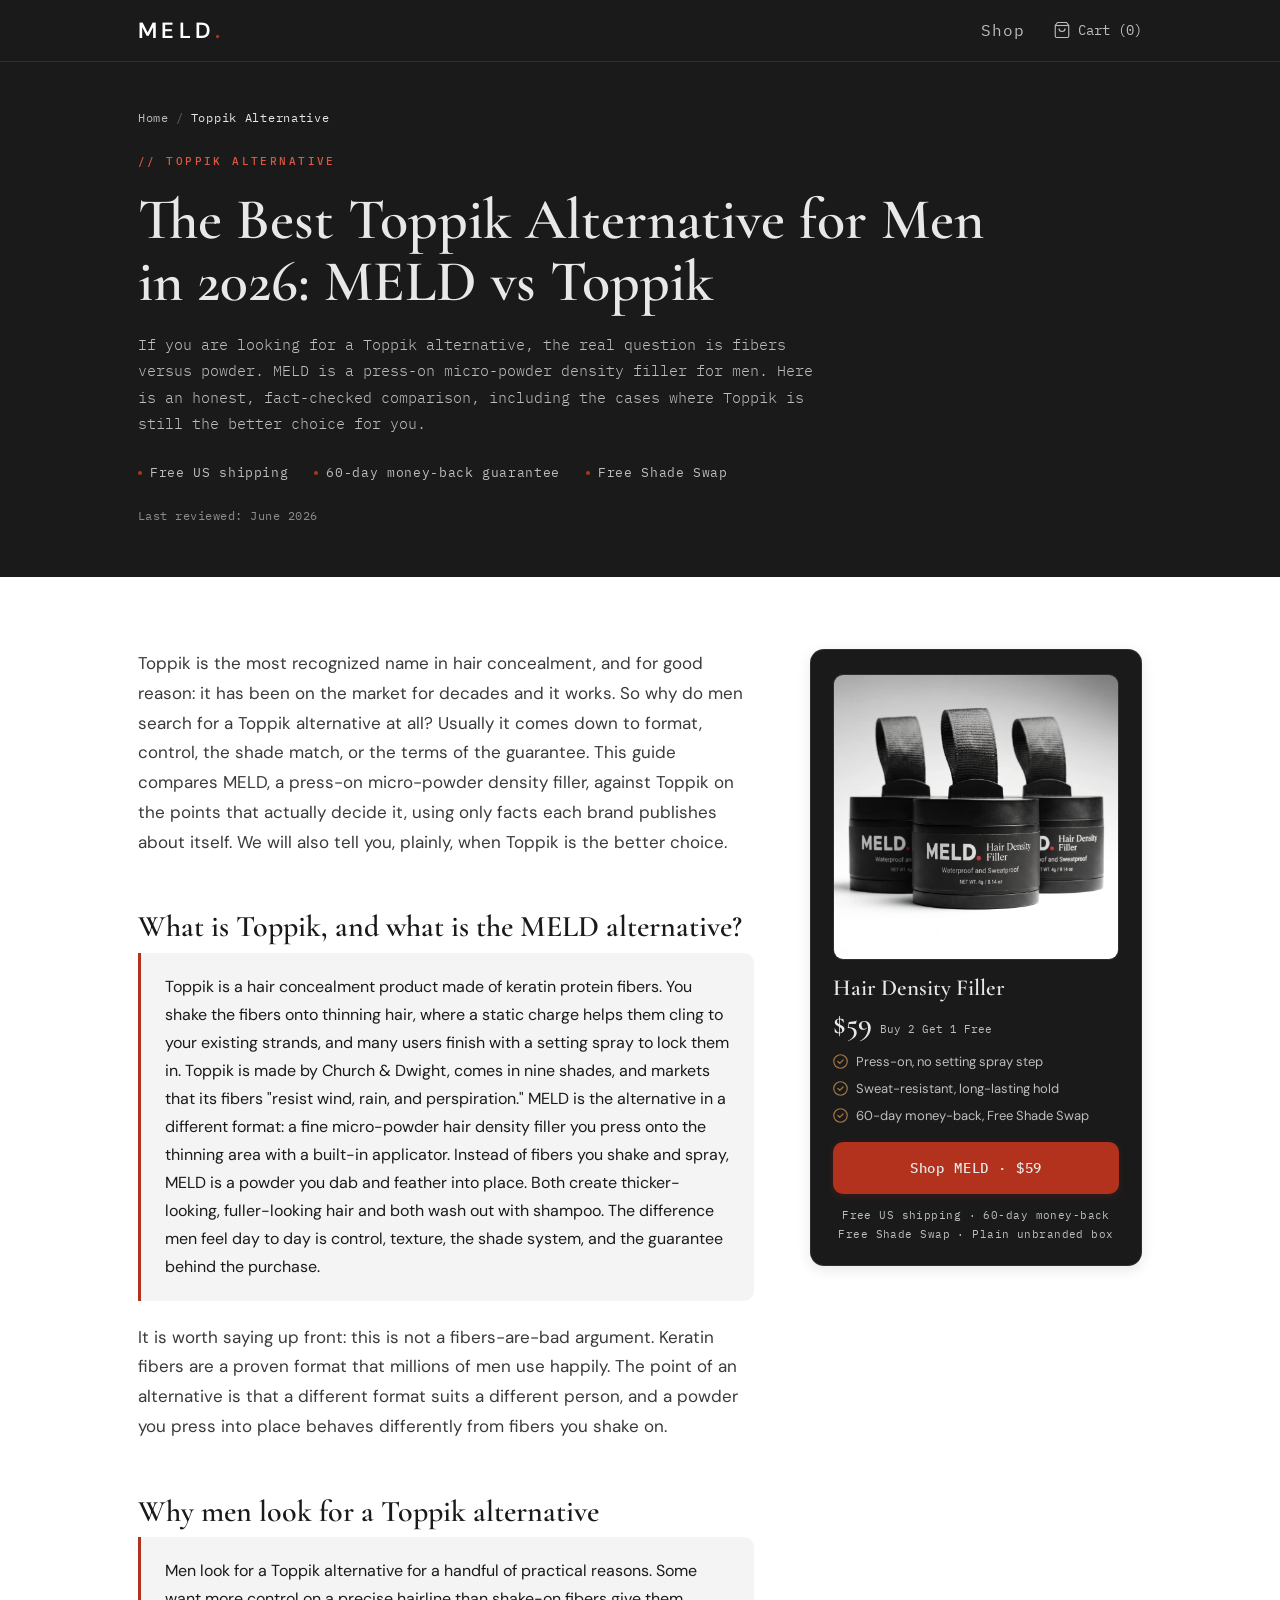
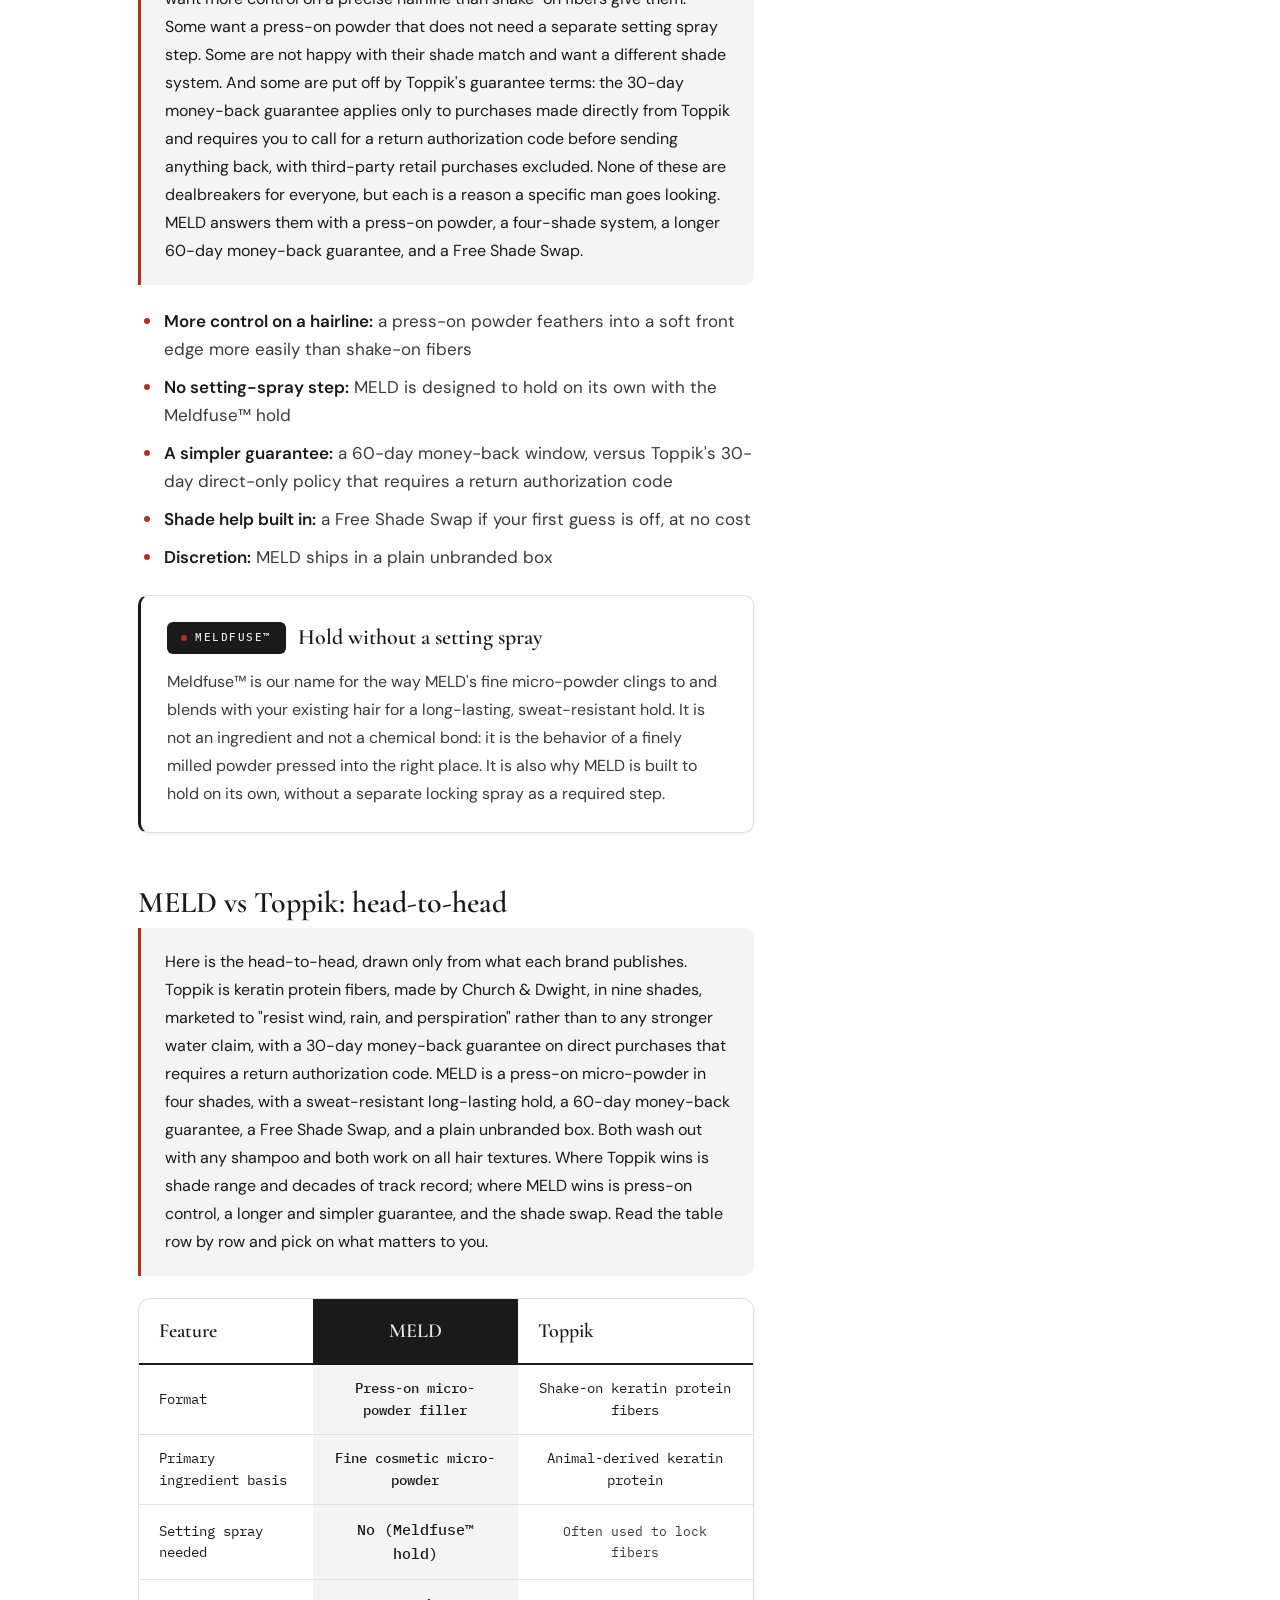
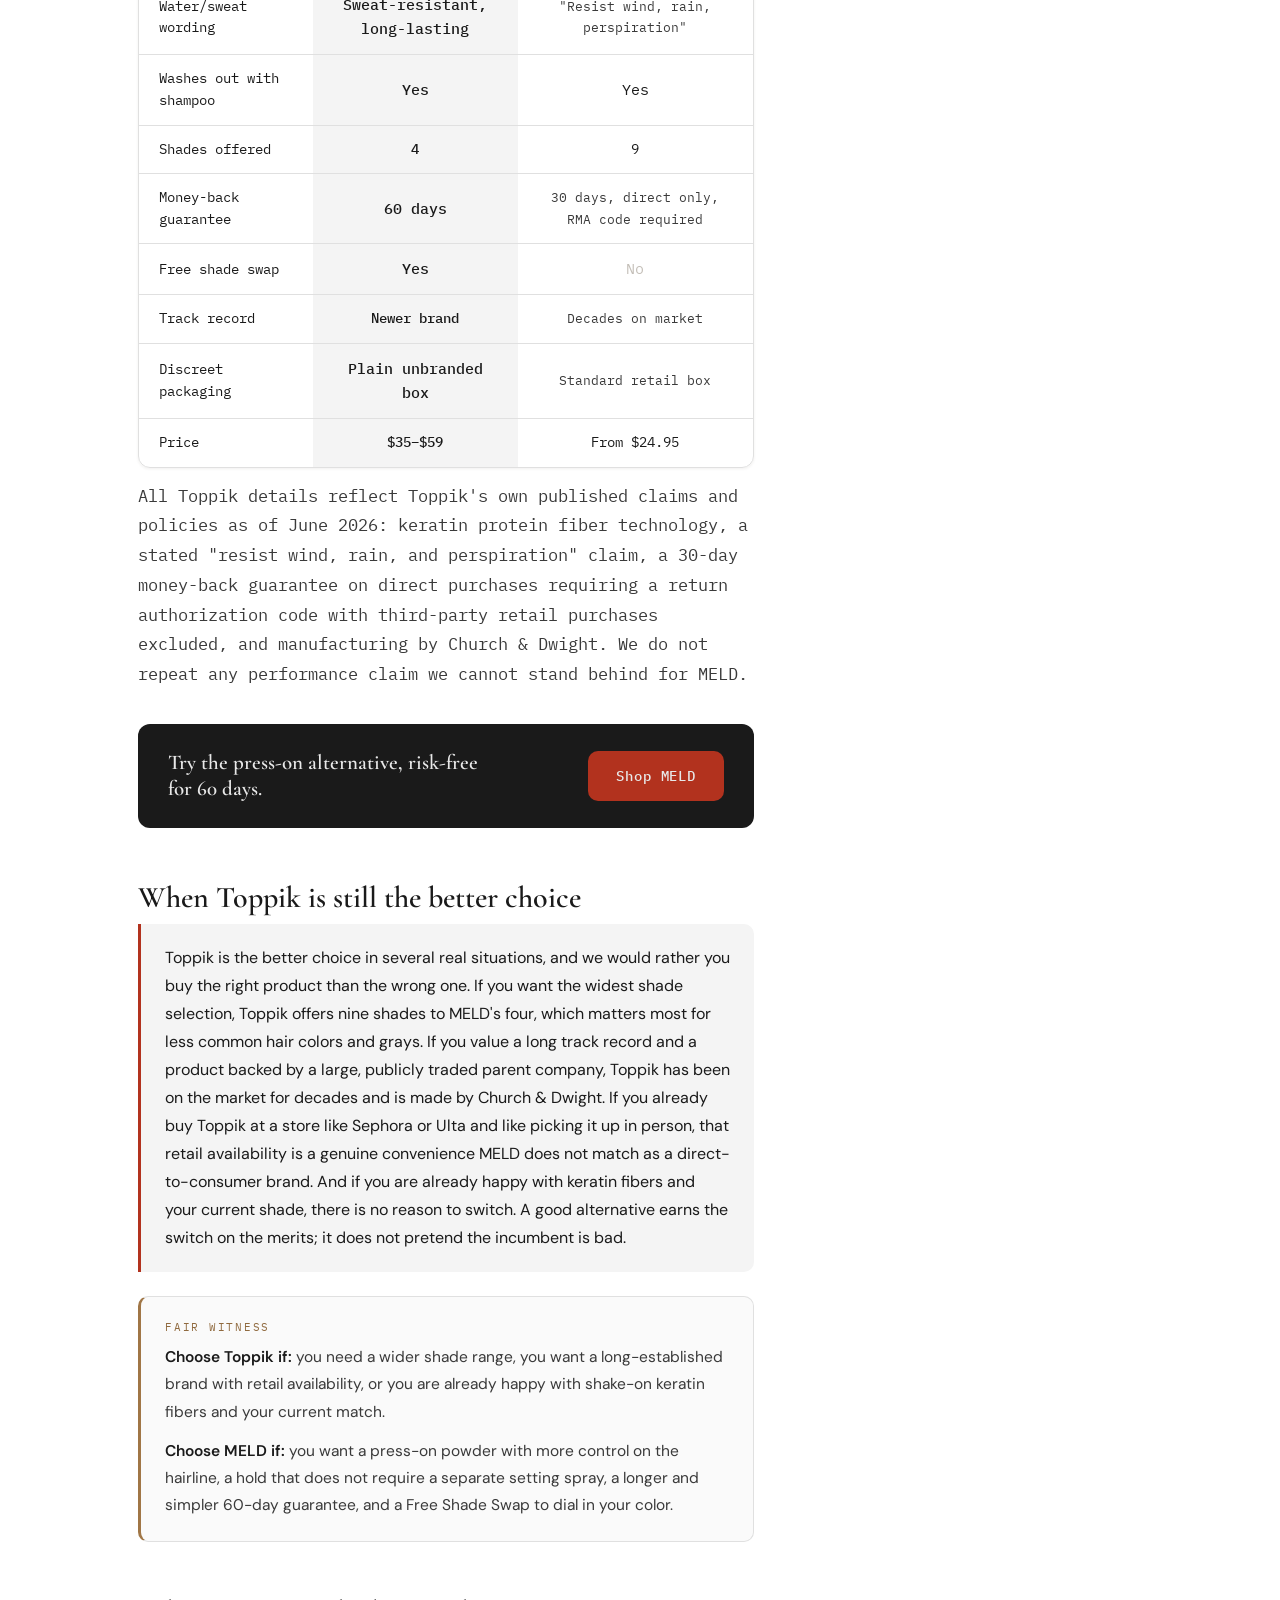
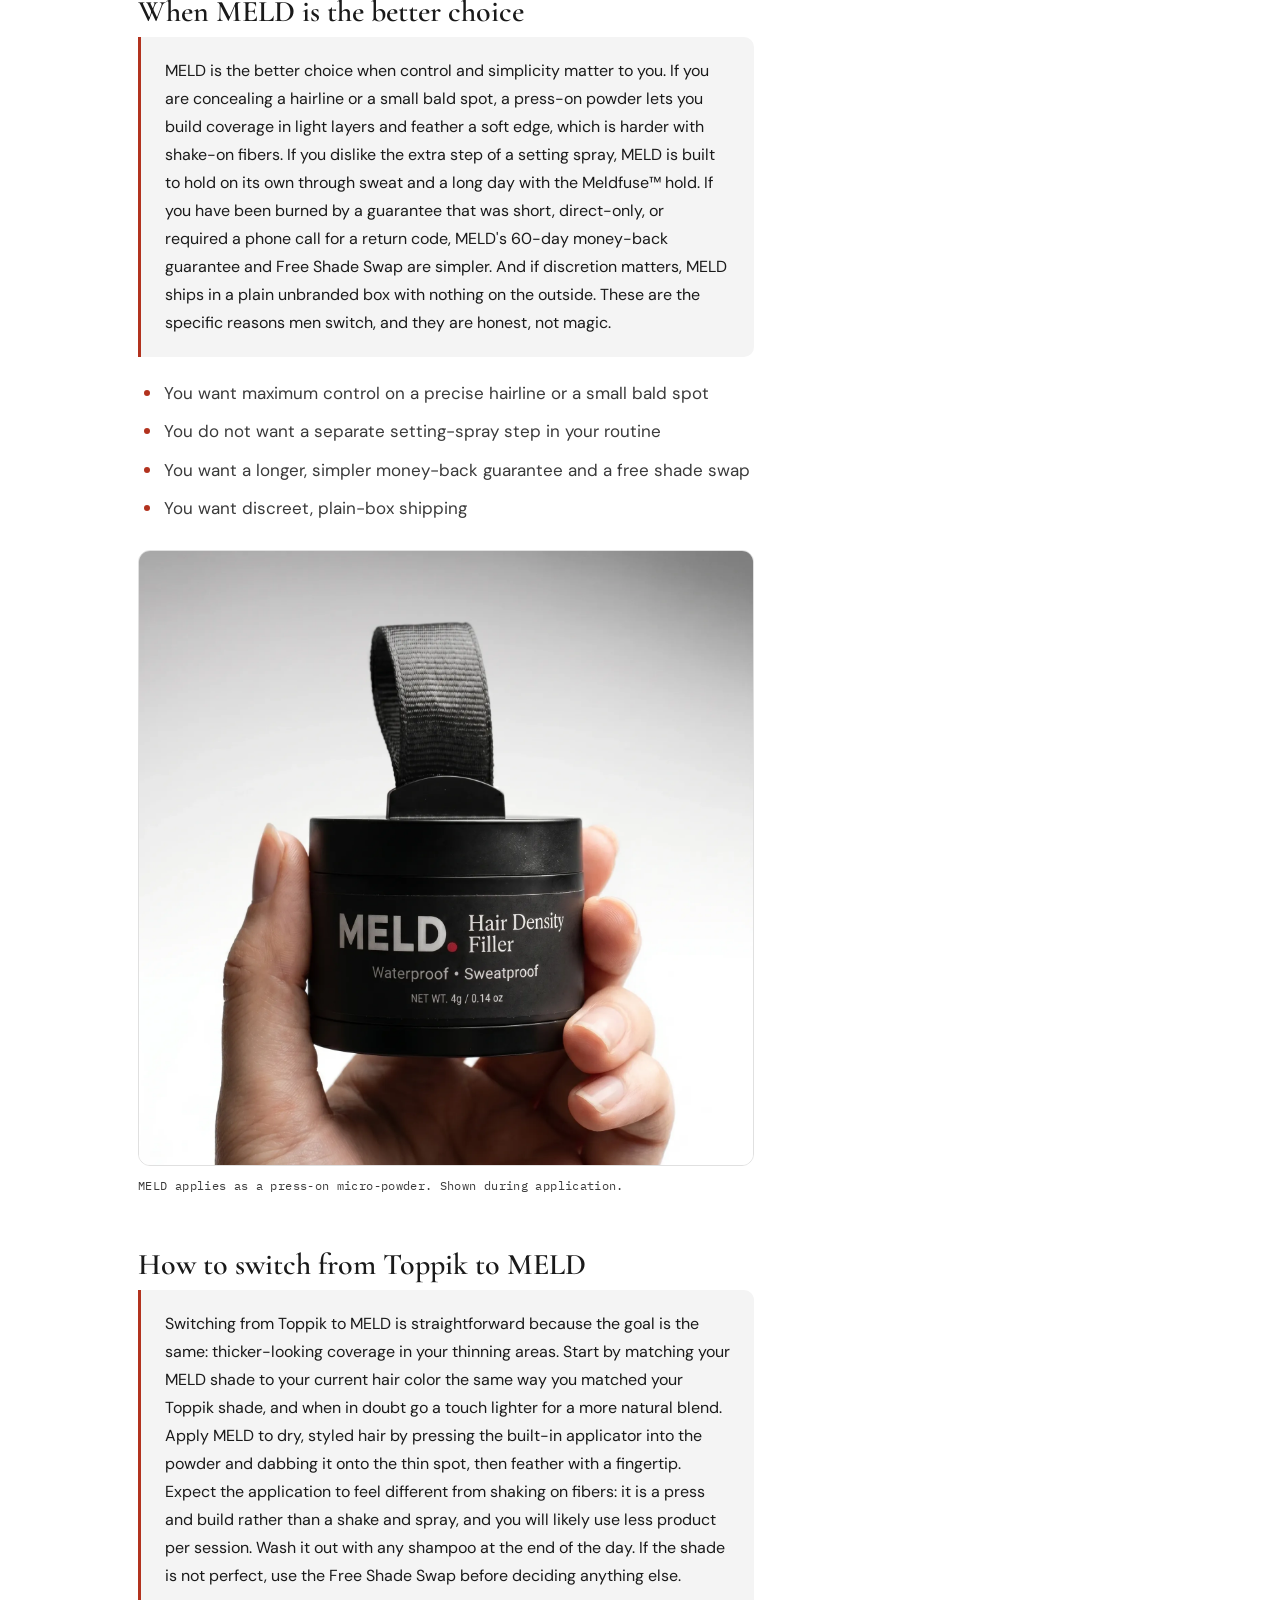
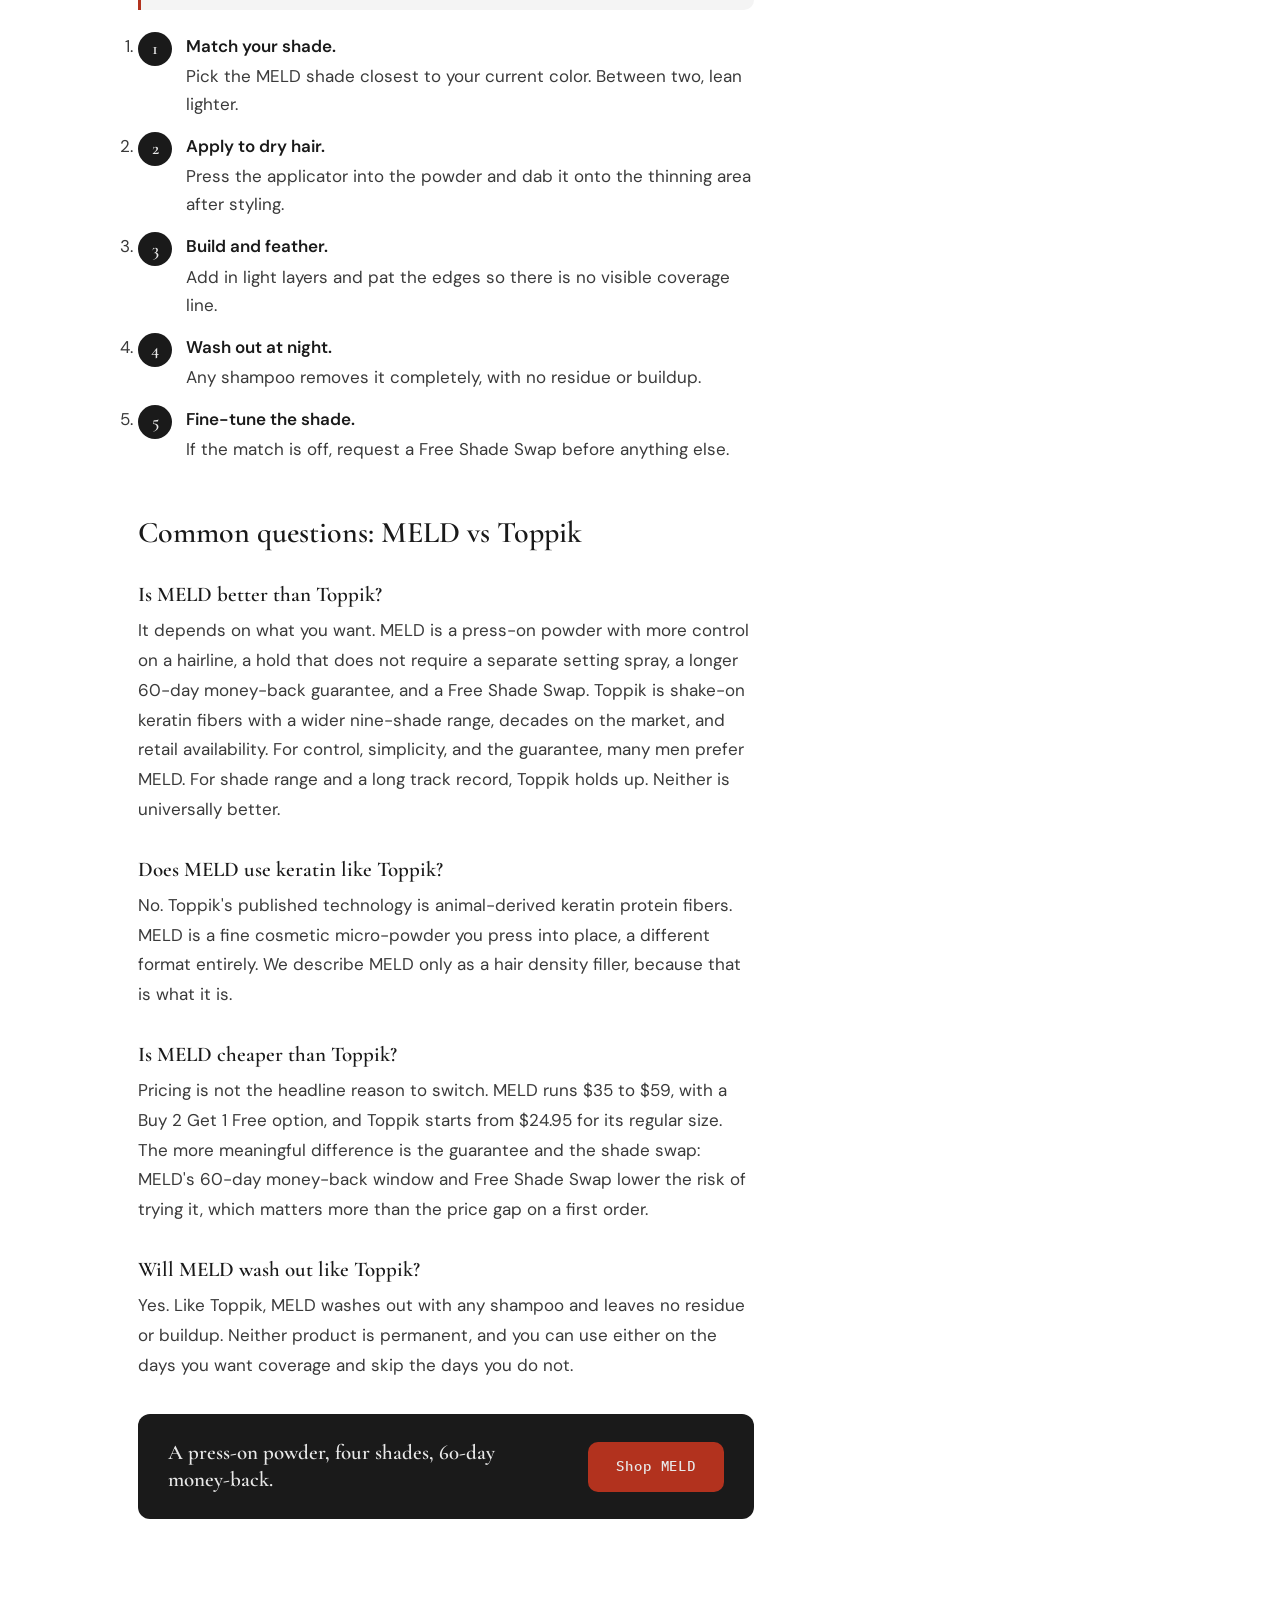
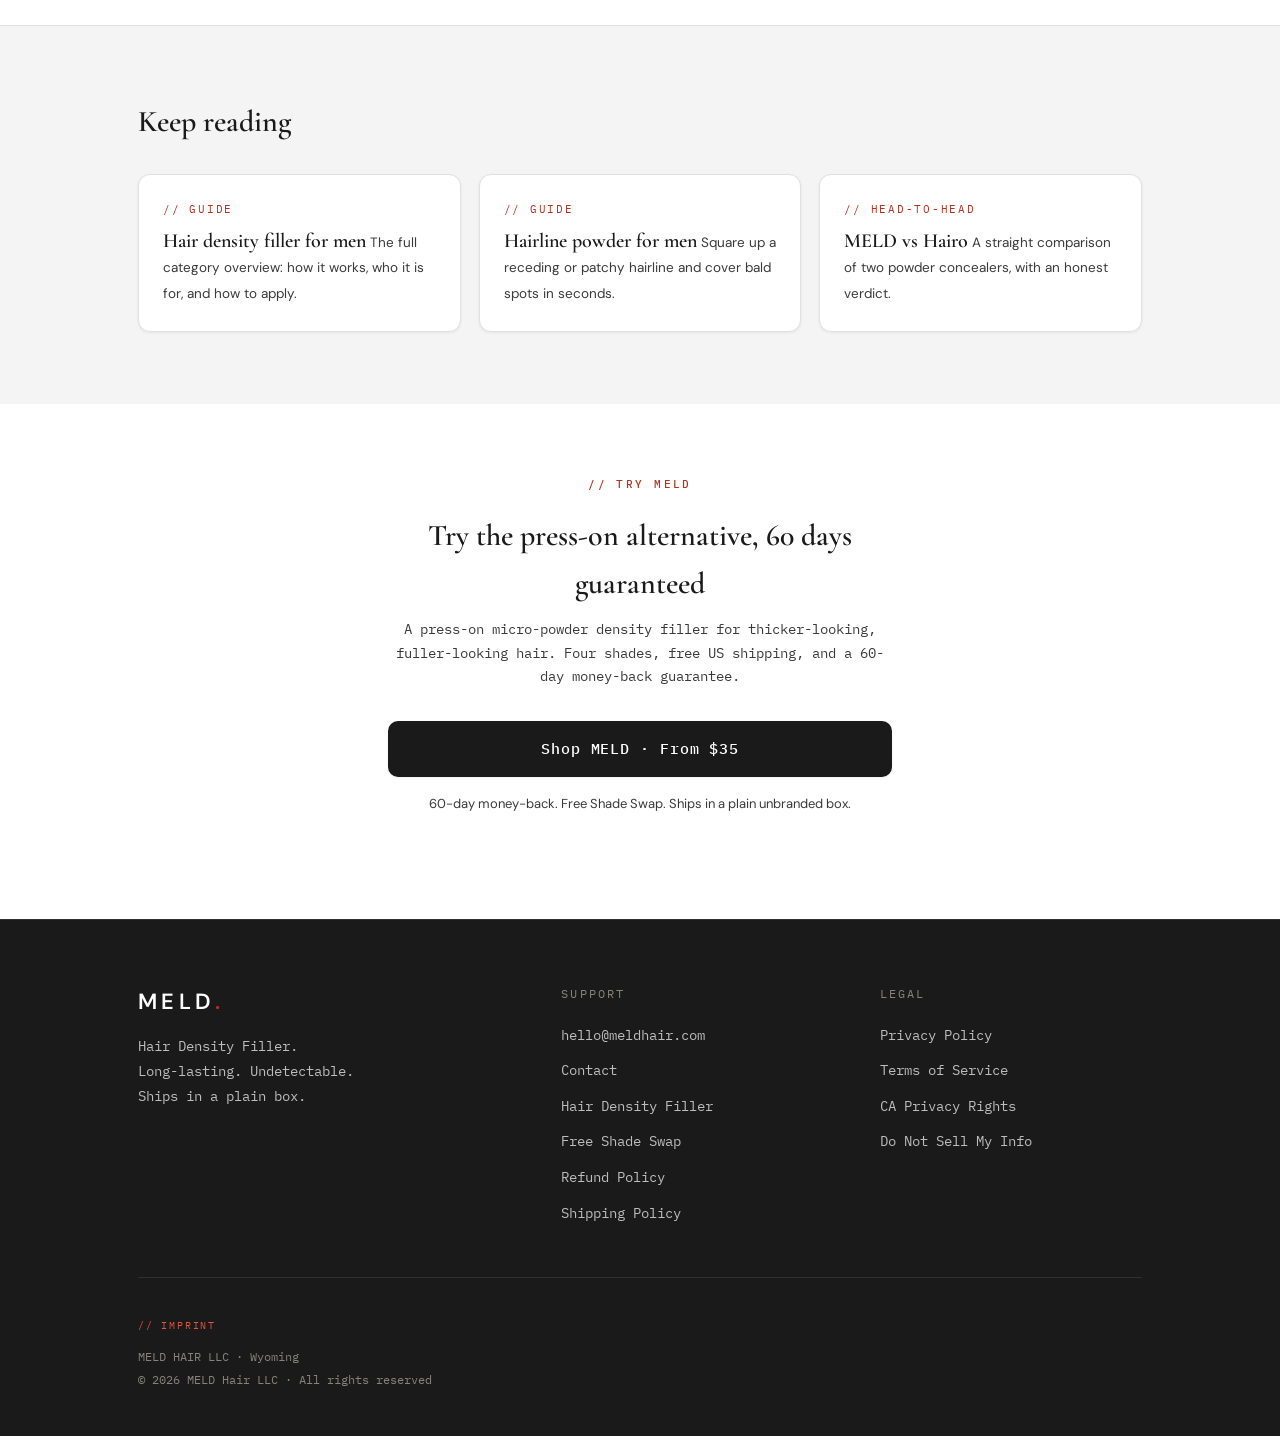
<file: toppik-alternative.html>
<!DOCTYPE html>

<html lang="en">
<head>
<meta charset="utf-8"/>
<meta content="width=device-width, initial-scale=1.0" name="viewport"/>
<link href="/favicon.ico" rel="icon" sizes="any"/>
<link href="/favicon.svg" rel="icon" type="image/svg+xml"/>
<link href="/favicon-32x32.png" rel="icon" sizes="32x32" type="image/png"/>
<link href="/favicon-16x16.png" rel="icon" sizes="16x16" type="image/png"/>
<link href="/apple-touch-icon.png" rel="apple-touch-icon" sizes="180x180"/>
<link href="/site.webmanifest" rel="manifest"/>
<meta content="#1A1A1A" name="theme-color"/>
<meta content="index, follow" name="robots"/>
<title>The Best Toppik Alternative for Men in 2026 | MELD</title>
<meta content="Looking for a Toppik alternative? MELD is a press-on micro-powder density filler for men. See the honest MELD vs Toppik comparison, including when Toppik is the better choice." name="description"/>
<meta content="The Best Toppik Alternative for Men in 2026 | MELD" property="og:title"/>
<meta content="MELD is a press-on micro-powder Toppik alternative for men. Honest MELD vs Toppik comparison, plus when Toppik is still the better choice." property="og:description"/>
<meta content="https://meldhair.com/images/og-image.webp" property="og:image"/>
<meta content="article" property="og:type"/>
<meta content="https://meldhair.com/toppik-alternative" property="og:url"/>
<link href="https://meldhair.com/toppik-alternative" rel="canonical"/>
<meta content="summary_large_image" name="twitter:card"/>
<meta content="https://meldhair.com/images/og-image.webp" name="twitter:image"/>
<link href="https://fonts.googleapis.com" rel="preconnect"/>
<link crossorigin="" href="https://fonts.gstatic.com" rel="preconnect"/>
<link href="https://fonts.googleapis.com/css2?family=Cormorant+Garamond:ital,wght@0,400;0,500;0,600;0,700;1,400;1,600&amp;family=IBM+Plex+Mono:wght@300;400;500;600&amp;family=DM+Sans:ital,opsz,wght@0,9..40,300;0,9..40,400;0,9..40,500;1,9..40,400&amp;display=swap" rel="stylesheet"/>
<script defer="" src="/consent.js"></script>
<script defer="" src="/meta-pixel.js"></script>
<style>
    :root {
      --ink:#1A1A1A; --paper:#E8E8E8; --paper-dim:#BDBDBD;
      --hairline:rgba(232,232,232,0.10);
      --body-bg:#FFFFFF; --body-bg-alt:#F4F4F4; --body-fg:#1A1A1A; --body-fg-2:#3A3A3A; --body-border:#E0E0E0;
      --red:#B2321E; --brass:#A07646;
      --fs-nav:16px; --fs-body:17px; --fs-body-sm:15px; --fs-h3:22px; --fs-h2:30px;
      --fs-h1:clamp(38px,5.4vw,58px); --fs-caption:14px;
      --font-display:'Cormorant Garamond',Georgia,serif;
      --font-mono:'IBM Plex Mono','Courier New',monospace;
      --font-body:'DM Sans',system-ui,sans-serif;
      --container:1100px; --section-v:72px;
      --radius-sm:6px; --radius-md:10px; --radius-lg:12px; --radius-xl:14px;
      --shadow-sm:0 1px 3px rgba(60,44,28,0.07); --shadow-md:0 4px 14px rgba(60,44,28,0.10); --shadow-lift:0 8px 22px rgba(60,44,28,0.14);
      --ease-quick:0.15s ease; --ease-soft:0.22s ease;
    }
    *,*::before,*::after{box-sizing:border-box;margin:0;padding:0;}
    html{font-size:16px;scroll-behavior:smooth;}
    body{font-family:var(--font-body);font-weight:400;color:var(--body-fg);background:var(--body-bg);-webkit-font-smoothing:antialiased;overflow-x:hidden;line-height:1.6;}
    img{max-width:100%;height:auto;display:block;}
    a{text-decoration:none;color:inherit;}
    button{cursor:pointer;border:none;background:none;font-family:inherit;}
    ul{list-style:none;}
    .container{max-width:var(--container);margin:0 auto;padding:0 48px;}
    .cg{font-family:'Cormorant Garamond',Georgia,serif;}
    .mono{font-family:'IBM Plex Mono',monospace;}
    .site-nav{position:fixed;top:0;left:0;right:0;z-index:100;height:62px;background:var(--ink);border-bottom:1px solid var(--hairline);}
    .nav-inner{max-width:var(--container);margin:0 auto;padding:0 48px;height:100%;display:flex;align-items:center;justify-content:space-between;}
    .nav-wordmark{font-family:'DM Sans',system-ui,sans-serif;font-weight:600;font-size:22px;letter-spacing:0.20em;color:#FFFFFF;text-transform:uppercase;}
    .nav-wordmark-dot{color:var(--red);letter-spacing:0;margin-left:-0.05em;}
    .nav-right{display:flex;align-items:center;gap:28px;}
    .nav-link{font-family:var(--font-mono);font-size:var(--fs-nav);color:var(--paper-dim);letter-spacing:0.06em;transition:color .15s;}
    .nav-link:hover{color:var(--paper);}
    .nav-cart{display:flex;align-items:center;gap:7px;font-family:var(--font-mono);font-size:14px;color:var(--paper-dim);transition:color .15s;}
    .nav-cart:hover{color:var(--paper);}
    .nav-cart svg{width:18px;height:18px;stroke:currentColor;fill:none;stroke-width:1.5;}
    .article-hero{background:var(--ink);padding-top:62px;}
    .article-hero-inner{max-width:var(--container);margin:0 auto;padding:46px 48px 52px;}
    .breadcrumbs{font-family:var(--font-mono);font-size:12px;letter-spacing:0.06em;color:var(--paper-dim);margin-bottom:26px;display:flex;flex-wrap:wrap;gap:7px;align-items:center;}
    .breadcrumbs a{color:var(--paper-dim);transition:color .15s;}
    .breadcrumbs a:hover{color:var(--paper);}
    .breadcrumbs span.sep{opacity:0.45;}
    .breadcrumbs span.current{color:var(--paper);}
    .hero-eyebrow{display:block;font-family:var(--font-mono);font-size:11px;font-weight:500;letter-spacing:0.22em;text-transform:uppercase;color:#DF5742;margin-bottom:18px;}
    .article-h1{font-family:var(--font-display);font-weight:600;font-size:var(--fs-h1);line-height:1.08;color:var(--paper);max-width:880px;margin-bottom:18px;}
    .article-deck{font-family:var(--font-mono);font-size:15px;font-weight:300;line-height:1.75;color:var(--paper-dim);max-width:680px;margin-bottom:26px;}
    .hero-trust-strip{display:flex;flex-wrap:wrap;gap:14px 26px;align-items:center;}
    .hts-item{display:flex;align-items:center;gap:8px;font-family:var(--font-mono);font-size:13px;letter-spacing:0.05em;color:var(--paper-dim);}
    .hts-stars{display:flex;gap:2px;}
    .hts-stars svg{width:15px;height:15px;fill:var(--brass);}
    .hts-dot{width:4px;height:4px;background:var(--red);border-radius:50%;flex-shrink:0;}
    .last-reviewed{font-family:var(--font-mono);font-size:12px;color:var(--paper-dim);opacity:0.7;margin-top:22px;letter-spacing:0.04em;}
    .article-layout{max-width:var(--container);margin:0 auto;padding:var(--section-v) 48px;display:grid;grid-template-columns:minmax(0,1fr) 332px;gap:56px;align-items:start;}
    .article-body{min-width:0;}
    .article-rail{position:sticky;top:86px;}
    .article-body h2{font-family:var(--font-display);font-weight:600;font-size:var(--fs-h2);line-height:1.18;color:var(--body-fg);margin:52px 0 8px;scroll-margin-top:84px;}
    .article-body h2:first-child{margin-top:0;}
    .article-body h3{font-family:var(--font-display);font-weight:600;font-size:21px;line-height:1.25;color:var(--body-fg);margin:32px 0 8px;}
    .article-body p{font-size:var(--fs-body);color:var(--body-fg-2);line-height:1.75;margin-bottom:16px;}
    .article-body p strong, .article-body li strong{color:var(--body-fg);font-weight:600;}
    .article-body a.inline-link{color:var(--red);border-bottom:1px solid rgba(178,50,30,0.3);transition:border-color .15s;}
    .article-body a.inline-link:hover{border-color:var(--red);}
    .article-body ul.bullets{margin:0 0 20px;display:flex;flex-direction:column;gap:10px;}
    .article-body ul.bullets li{position:relative;padding-left:26px;font-size:var(--fs-body);color:var(--body-fg-2);line-height:1.65;}
    .article-body ul.bullets li::before{content:'';position:absolute;left:6px;top:11px;width:6px;height:6px;background:var(--red);border-radius:50%;}
    .article-body ol.steps{margin:6px 0 22px;counter-reset:step;display:flex;flex-direction:column;gap:14px;}
    .article-body ol.steps li{position:relative;padding-left:48px;font-size:var(--fs-body);color:var(--body-fg-2);line-height:1.65;counter-increment:step;min-height:34px;}
    .article-body ol.steps li::before{content:counter(step);position:absolute;left:0;top:0;width:34px;height:34px;border-radius:50%;background:var(--ink);color:var(--paper);font-family:var(--font-display);font-weight:600;font-size:18px;display:flex;align-items:center;justify-content:center;}
    .article-body ol.steps li strong{display:block;color:var(--body-fg);font-weight:600;margin-bottom:2px;}
    .answer-passage{border-left:3px solid var(--red);background:var(--body-bg-alt);border-radius:0 var(--radius-md) var(--radius-md) 0;padding:20px 24px;margin:6px 0 22px;}
    .answer-passage p{font-size:16px;color:var(--body-fg);line-height:1.75;margin-bottom:0;}
    .answer-passage p + p{margin-top:12px;}
    .callout{border:1px solid var(--body-border);border-left:3px solid var(--brass);border-radius:var(--radius-md);padding:22px 24px;margin:24px 0;background:#FAFAFA;}
    .callout .callout-label{font-family:var(--font-mono);font-size:11px;letter-spacing:0.16em;text-transform:uppercase;color:#906A3F;margin-bottom:8px;display:block;}
    .callout p{margin-bottom:0;font-size:15.5px;}
    .callout p + p{margin-top:12px;}
    .article-figure{margin:28px 0;}
    .article-figure img{width:100%;border-radius:var(--radius-lg);border:1px solid var(--body-border);}
    .article-figure figcaption{font-family:var(--font-mono);font-size:12px;color:var(--body-fg-2);margin-top:10px;letter-spacing:0.03em;}
    .meldfuse-badge{display:inline-flex;align-items:center;gap:8px;font-family:var(--font-mono);font-size:11px;font-weight:500;letter-spacing:0.14em;text-transform:uppercase;color:var(--paper);background:var(--ink);padding:7px 14px;border-radius:var(--radius-sm);}
    .meldfuse-badge .mf-dot{width:6px;height:6px;border-radius:50%;background:var(--red);flex-shrink:0;}
    .meldfuse-card{border:1px solid var(--body-border);border-left:3px solid var(--ink);border-radius:var(--radius-md);padding:24px 26px;margin:24px 0;background:#FFFFFF;box-shadow:var(--shadow-sm);}
    .meldfuse-card .mf-head{display:flex;align-items:center;gap:12px;margin-bottom:12px;flex-wrap:wrap;}
    .meldfuse-card .mf-title{font-family:var(--font-display);font-size:22px;font-weight:600;color:var(--body-fg);}
    .meldfuse-card p{margin-bottom:0;font-size:16px;}
    .inline-cta{display:flex;flex-wrap:wrap;align-items:center;justify-content:space-between;gap:18px;background:var(--ink);border-radius:var(--radius-lg);padding:26px 30px;margin:34px 0;}
    .inline-cta-copy{font-family:var(--font-display);font-size:21px;font-weight:600;color:var(--paper);line-height:1.25;max-width:60%;}
    .inline-cta a{display:inline-flex;align-items:center;justify-content:center;height:50px;padding:0 28px;background:var(--red);color:var(--paper);font-family:var(--font-mono);font-size:14px;font-weight:500;letter-spacing:0.06em;border-radius:var(--radius-md);transition:background var(--ease-quick),transform var(--ease-quick);white-space:nowrap;}
    .inline-cta a:hover{background:#991e10;transform:translateY(-1px);}
    .compare-wrap{overflow-x:auto;border:1px solid var(--body-border);border-radius:var(--radius-lg);box-shadow:var(--shadow-sm);margin:8px 0 14px;}
    .compare-table{width:100%;border-collapse:collapse;min-width:560px;}
    .compare-table thead th{font-family:var(--font-display);font-size:20px;font-weight:600;color:var(--body-fg);padding:16px 20px;text-align:left;border-bottom:2px solid var(--body-fg);}
    .compare-table thead th.meld-col{background:var(--ink);color:var(--paper);text-align:center;border-bottom:2px solid var(--ink);}
    .compare-table tbody td{font-family:var(--font-mono);font-size:13.5px;color:var(--body-fg);padding:13px 20px;border-bottom:1px solid var(--body-border);vertical-align:middle;}
    .compare-table tbody td.meld-col{background:var(--body-bg-alt);text-align:center;font-weight:500;}
    .compare-table tbody td:not(:first-child):not(.meld-col){text-align:center;}
    .compare-table tbody tr:last-child td{border-bottom:none;}
    .cy{color:var(--body-fg);font-size:15px;}
    .cn{color:#C4BFB8;font-size:15px;}
    .cp{font-size:12.5px;color:var(--body-fg-2);}
    .table-note{font-family:var(--font-mono);font-size:11.5px;color:var(--body-fg-2);line-height:1.6;margin:0 0 22px;}
    .quote-card{border:1px solid var(--body-border);border-radius:var(--radius-lg);padding:24px 26px;margin:22px 0;background:var(--body-bg-alt);}
    .quote-card .qc-stars{display:flex;gap:3px;margin-bottom:10px;}
    .quote-card .qc-stars svg{width:14px;height:14px;fill:var(--brass);}
    .quote-card blockquote{font-family:var(--font-display);font-size:19px;font-style:italic;font-weight:400;color:var(--body-fg);line-height:1.45;margin-bottom:10px;}
    .quote-card .qc-name{font-family:var(--font-mono);font-size:12px;letter-spacing:0.08em;color:var(--body-fg-2);}
    .buy-card{background:var(--ink);border:1px solid var(--hairline);border-radius:var(--radius-xl);padding:24px 22px 22px;box-shadow:var(--shadow-md);}
    .buy-card .bc-img{width:100%;aspect-ratio:1/1;object-fit:cover;border-radius:var(--radius-md);margin-bottom:16px;border:1px solid var(--hairline);}
    .buy-card .bc-stars{display:flex;align-items:center;gap:8px;margin-bottom:10px;}
    .buy-card .bc-stars .row{display:flex;gap:2px;}
    .buy-card .bc-stars svg{width:14px;height:14px;fill:var(--brass);}
    .buy-card .bc-stars span{font-family:var(--font-mono);font-size:12px;color:var(--paper-dim);letter-spacing:0.08em;}
    .buy-card .bc-title{font-family:var(--font-display);font-size:23px;font-weight:600;color:var(--paper);line-height:1.1;margin-bottom:8px;}
    .buy-card .bc-price-row{display:flex;align-items:baseline;gap:8px;margin-bottom:14px;}
    .buy-card .bc-price{font-family:var(--font-display);font-size:30px;font-weight:600;color:var(--paper);line-height:1;}
    .buy-card .bc-per{font-family:var(--font-mono);font-size:11px;color:var(--paper-dim);}
    .buy-card .bc-was{font-family:var(--font-mono);font-size:12px;color:var(--paper-dim);text-decoration:line-through;}
    .buy-card .bc-bullets{display:flex;flex-direction:column;gap:8px;margin-bottom:16px;}
    .buy-card .bc-bullets li{display:flex;align-items:flex-start;gap:8px;font-family:var(--font-body);font-size:13px;color:var(--paper-dim);line-height:1.45;}
    .buy-card .bc-bullets svg{width:15px;height:15px;flex-shrink:0;margin-top:1px;stroke:var(--brass);fill:none;stroke-width:1.6;}
    .buy-card .bc-cta{display:flex;align-items:center;justify-content:center;gap:10px;height:52px;width:100%;background:var(--red);color:var(--paper);font-family:var(--font-mono);font-size:14px;font-weight:500;letter-spacing:0.06em;border-radius:var(--radius-md);transition:background var(--ease-quick),transform var(--ease-quick),box-shadow var(--ease-quick);box-shadow:0 2px 8px rgba(178,50,30,0.20);}
    .buy-card .bc-cta:hover{background:#991e10;transform:translateY(-1px);box-shadow:0 6px 18px rgba(178,50,30,0.32);}
    .buy-card .bc-trust{font-family:var(--font-mono);font-size:11px;color:var(--paper-dim);text-align:center;margin-top:12px;letter-spacing:0.04em;line-height:1.7;}
    .related{background:var(--body-bg-alt);border-top:1px solid var(--body-border);}
    .related-inner{max-width:var(--container);margin:0 auto;padding:var(--section-v) 48px;}
    .related h2{font-family:var(--font-display);font-size:var(--fs-h2);font-weight:600;color:var(--body-fg);margin-bottom:28px;}
    .related-grid{display:grid;grid-template-columns:repeat(3,1fr);gap:18px;}
    .related-card{display:block;background:var(--body-bg);border:1px solid var(--body-border);border-radius:var(--radius-lg);padding:26px 24px;box-shadow:var(--shadow-sm);transition:box-shadow var(--ease-soft),transform var(--ease-soft);}
    .related-card:hover{box-shadow:var(--shadow-md);transform:translateY(-2px);}
    .related-card .rc-code{font-family:var(--font-mono);font-size:11px;letter-spacing:0.16em;text-transform:uppercase;color:var(--red);margin-bottom:10px;display:block;}
    .related-card .rc-title{font-family:var(--font-display);font-size:20px;font-weight:600;color:var(--body-fg);line-height:1.25;margin-bottom:8px;}
    .related-card .rc-sub{font-family:var(--font-body);font-size:13.5px;color:var(--body-fg-2);line-height:1.6;}
    .final-cta{background:var(--body-bg);}
    .final-cta-inner{max-width:600px;margin:0 auto;text-align:center;padding:var(--section-v) 48px;}
    .final-cta .section-code{display:block;font-family:var(--font-mono);font-size:11px;font-weight:500;letter-spacing:0.22em;text-transform:uppercase;color:var(--red);margin-bottom:18px;}
    .final-cta h2{font-family:var(--font-display);font-size:var(--fs-h2);font-weight:600;color:var(--body-fg);margin-bottom:10px;}
    .final-cta p{font-family:var(--font-mono);font-size:14px;color:var(--body-fg-2);line-height:1.7;margin-bottom:32px;}
    .btn-primary{display:flex;align-items:center;justify-content:center;height:56px;padding:0 32px;background:var(--body-fg);color:var(--body-bg);font-family:var(--font-mono);font-size:15px;font-weight:500;letter-spacing:0.06em;width:100%;transition:background var(--ease-quick),box-shadow var(--ease-quick),transform var(--ease-quick);border-radius:var(--radius-md);box-shadow:var(--shadow-sm);}
    .btn-primary:hover{background:#333;box-shadow:var(--shadow-md);transform:translateY(-1px);}
    .final-cta .fc-foot{margin-top:16px;font-family:var(--font-body);font-size:13px;color:var(--body-fg-2);}
    .site-footer{background:var(--ink);border-top:1px solid var(--hairline);}
    .footer-inner{max-width:var(--container);margin:0 auto;padding:64px 48px 44px;}
    .footer-top{display:grid;grid-template-columns:1.4fr 1fr 1fr;gap:56px;padding-bottom:52px;border-bottom:1px solid var(--hairline);margin-bottom:40px;}
    .footer-wordmark{font-family:'DM Sans',system-ui,sans-serif;font-weight:600;font-size:22px;letter-spacing:0.20em;color:#FFFFFF;text-transform:uppercase;margin-bottom:14px;}
    .footer-wordmark-dot{color:var(--red);letter-spacing:0;margin-left:-0.05em;}
    .footer-tagline{font-family:var(--font-mono);font-size:14px;color:var(--paper-dim);line-height:1.8;}
    .footer-col-head{font-family:var(--font-mono);font-size:12px;letter-spacing:0.18em;color:rgba(239,233,219,0.51);text-transform:uppercase;margin-bottom:18px;}
    .footer-links{display:flex;flex-direction:column;gap:10px;}
    .footer-links a{font-family:var(--font-mono);font-size:14px;color:var(--paper-dim);transition:color .15s;}
    .footer-links a:hover{color:var(--paper);}
    .footer-bottom{display:flex;align-items:flex-start;justify-content:space-between;gap:28px;flex-wrap:wrap;}
    .footer-imprint-code{font-family:var(--font-mono);font-size:10px;letter-spacing:0.18em;color:#DF5742;text-transform:uppercase;margin-bottom:12px;}
    .footer-imprint{font-family:var(--font-mono);font-size:12px;color:rgba(239,233,219,0.51);line-height:1.9;}
    .sticky-bar{position:fixed;bottom:0;left:0;right:0;z-index:90;background:var(--ink);border-top:1px solid var(--hairline);transform:translateY(100%);transition:transform .3s ease;display:none;}
    .sticky-bar.show{transform:translateY(0);}
    .sticky-bar-inner{max-width:var(--container);margin:0 auto;padding:12px 20px;display:flex;align-items:center;justify-content:space-between;gap:16px;}
    .sticky-copy{font-family:var(--font-mono);font-size:13px;color:var(--paper-dim);}
    .sticky-copy strong{color:var(--paper);font-weight:500;}
    .sticky-cta{flex-shrink:0;display:flex;align-items:center;height:44px;padding:0 24px;background:var(--red);color:var(--paper);font-family:var(--font-mono);font-size:14px;font-weight:500;letter-spacing:0.06em;white-space:nowrap;border-radius:var(--radius-md);transition:background var(--ease-quick);}
    .sticky-cta:hover{background:#991e10;}
    @media (max-width:960px){
      :root{--section-v:56px;}
      .container{padding:0 28px;}
      .nav-inner{padding:0 28px;}
      .nav-link{display:none;}
      .article-hero-inner{padding:36px 28px 40px;}
      .article-layout{grid-template-columns:1fr;gap:0;padding:48px 28px;}
      .article-rail{display:none;}
      .related-inner,.final-cta-inner,.footer-inner{padding-left:28px;padding-right:28px;}
      .related-grid{grid-template-columns:1fr;}
      .footer-top{grid-template-columns:1fr;gap:36px;}
      .sticky-bar{display:block;}
      .inline-cta-copy{max-width:100%;}
    }
    @media (max-width:560px){
      .container{padding:0 20px;}
      .nav-inner{padding:0 20px;}
      .article-hero-inner{padding:28px 20px 32px;}
      .article-layout{padding:36px 20px;}
      .compare-table thead th,.compare-table tbody td{padding:10px 12px;font-size:12.5px;}
      .sticky-copy{display:none;}
      .sticky-cta{flex:1;justify-content:center;}
    }
  </style>
<script type="application/ld+json">
  {
    "@context":"https://schema.org",
    "@type":"BreadcrumbList",
    "itemListElement":[
      {"@type":"ListItem","position":1,"name":"Home","item":"https://meldhair.com/"},
      {"@type":"ListItem","position":2,"name":"Toppik Alternative","item":"https://meldhair.com/toppik-alternative"}
    ]
  }
  </script>
<script type="application/ld+json">
  {
    "@context":"https://schema.org",
    "@type":"Article",
    "headline":"The Best Toppik Alternative for Men in 2026",
    "description":"MELD is a press-on micro-powder Toppik alternative for men. An honest MELD vs Toppik comparison, including when Toppik is the better choice.",
    "image":"https://meldhair.com/images/og-image.webp",
    "datePublished":"2026-06-17",
    "dateModified":"2026-06-17",
    "author":{"@type":"Organization","name":"MELD"},
    "publisher":{"@type":"Organization","name":"MELD","logo":{"@type":"ImageObject","url":"https://meldhair.com/images/og-image.webp"}},
    "mainEntityOfPage":{"@type":"WebPage","@id":"https://meldhair.com/toppik-alternative"}
  }
  </script>
<script type="application/ld+json">
  {
    "@context":"https://schema.org/",
    "@type":"Product",
    "name":"MELD Hair Density Filler",
    "description":"A fine micro-powder hair density filler for men and a press-on alternative to keratin fiber products. Covers thinning areas in seconds for thicker-looking, fuller-looking hair, holds through sweat, and washes out with any shampoo.",
    "brand":{"@type":"Brand","name":"MELD"},
    "image":"https://meldhair.com/images/og-image.webp",
    "url":"https://meldhair.com/toppik-alternative",
    "offers":{
      "@type":"AggregateOffer",
      "lowPrice":"35",
      "highPrice":"59",
      "offerCount":"2",
      "priceCurrency":"USD",
      "availability":"https://schema.org/InStock",
      "url":"https://meldhair.com/"
    }
  }
  </script>
</head>
<body>
<nav aria-label="Main navigation" class="site-nav">
<div class="nav-inner">
<a aria-label="MELD home" class="nav-wordmark" href="/">MELD<span class="nav-wordmark-dot">.</span></a>
<div class="nav-right">
<a class="nav-link" href="/">Shop</a>
<a aria-label="Cart" class="nav-cart" href="#buy">
<svg aria-hidden="true" viewbox="0 0 24 24"><path d="M6 2L3 6v14a2 2 0 002 2h14a2 2 0 002-2V6l-3-4z"></path><line x1="3" x2="21" y1="6" y2="6"></line><path d="M16 10a4 4 0 01-8 0"></path></svg>
        Cart (0)
      </a>
</div>
</div>
</nav>
<header class="article-hero">
<div class="article-hero-inner">
<nav aria-label="Breadcrumb" class="breadcrumbs">
<a href="/">Home</a>
<span aria-hidden="true" class="sep">/</span>
<span class="current">Toppik Alternative</span>
</nav>
<span class="hero-eyebrow">// Toppik Alternative</span>
<h1 class="article-h1">The Best Toppik Alternative for Men in 2026: MELD vs Toppik</h1>
<p class="article-deck">If you are looking for a Toppik alternative, the real question is fibers versus powder. MELD is a press-on micro-powder density filler for men. Here is an honest, fact-checked comparison, including the cases where Toppik is still the better choice for you.</p>
<div class="hero-trust-strip">

<span class="hts-item"><span aria-hidden="true" class="hts-dot"></span>Free US shipping</span>
<span class="hts-item"><span aria-hidden="true" class="hts-dot"></span>60-day money-back guarantee</span>
<span class="hts-item"><span aria-hidden="true" class="hts-dot"></span>Free Shade Swap</span>
</div>
<p class="last-reviewed">Last reviewed: June 2026</p>
</div>
</header>
<main>
<div class="article-layout">
<article class="article-body">
<p>Toppik is the most recognized name in hair concealment, and for good reason: it has been on the market for decades and it works. So why do men search for a Toppik alternative at all? Usually it comes down to format, control, the shade match, or the terms of the guarantee. This guide compares MELD, a press-on micro-powder density filler, against Toppik on the points that actually decide it, using only facts each brand publishes about itself. We will also tell you, plainly, when Toppik is the better choice.</p>
<h2>What is Toppik, and what is the MELD alternative?</h2>
<div class="answer-passage">
<p>Toppik is a hair concealment product made of keratin protein fibers. You shake the fibers onto thinning hair, where a static charge helps them cling to your existing strands, and many users finish with a setting spray to lock them in. Toppik is made by Church &amp; Dwight, comes in nine shades, and markets that its fibers "resist wind, rain, and perspiration." MELD is the alternative in a different format: a fine micro-powder hair density filler you press onto the thinning area with a built-in applicator. Instead of fibers you shake and spray, MELD is a powder you dab and feather into place. Both create thicker-looking, fuller-looking hair and both wash out with shampoo. The difference men feel day to day is control, texture, the shade system, and the guarantee behind the purchase.</p>
</div>
<p>It is worth saying up front: this is not a fibers-are-bad argument. Keratin fibers are a proven format that millions of men use happily. The point of an alternative is that a different format suits a different person, and a powder you press into place behaves differently from fibers you shake on.</p>
<h2>Why men look for a Toppik alternative</h2>
<div class="answer-passage">
<p>Men look for a Toppik alternative for a handful of practical reasons. Some want more control on a precise hairline than shake-on fibers give them. Some want a press-on powder that does not need a separate setting spray step. Some are not happy with their shade match and want a different shade system. And some are put off by Toppik's guarantee terms: the 30-day money-back guarantee applies only to purchases made directly from Toppik and requires you to call for a return authorization code before sending anything back, with third-party retail purchases excluded. None of these are dealbreakers for everyone, but each is a reason a specific man goes looking. MELD answers them with a press-on powder, a four-shade system, a longer 60-day money-back guarantee, and a Free Shade Swap.</p>
</div>
<ul class="bullets">
<li><strong>More control on a hairline:</strong> a press-on powder feathers into a soft front edge more easily than shake-on fibers</li>
<li><strong>No setting-spray step:</strong> MELD is designed to hold on its own with the Meldfuse™ hold</li>
<li><strong>A simpler guarantee:</strong> a 60-day money-back window, versus Toppik's 30-day direct-only policy that requires a return authorization code</li>
<li><strong>Shade help built in:</strong> a Free Shade Swap if your first guess is off, at no cost</li>
<li><strong>Discretion:</strong> MELD ships in a plain unbranded box</li>
</ul>
<div class="meldfuse-card">
<div class="mf-head">
<span class="meldfuse-badge"><span aria-hidden="true" class="mf-dot"></span>Meldfuse™</span>
<span class="mf-title">Hold without a setting spray</span>
</div>
<p>Meldfuse™ is our name for the way MELD's fine micro-powder clings to and blends with your existing hair for a long-lasting, sweat-resistant hold. It is not an ingredient and not a chemical bond: it is the behavior of a finely milled powder pressed into the right place. It is also why MELD is built to hold on its own, without a separate locking spray as a required step.</p>
</div>
<h2>MELD vs Toppik: head-to-head</h2>
<div class="answer-passage">
<p>Here is the head-to-head, drawn only from what each brand publishes. Toppik is keratin protein fibers, made by Church &amp; Dwight, in nine shades, marketed to "resist wind, rain, and perspiration" rather than to any stronger water claim, with a 30-day money-back guarantee on direct purchases that requires a return authorization code. MELD is a press-on micro-powder in four shades, with a sweat-resistant long-lasting hold, a 60-day money-back guarantee, a Free Shade Swap, and a plain unbranded box. Both wash out with any shampoo and both work on all hair textures. Where Toppik wins is shade range and decades of track record; where MELD wins is press-on control, a longer and simpler guarantee, and the shade swap. Read the table row by row and pick on what matters to you.</p>
</div>
<div class="compare-wrap">
<table class="compare-table">
<thead>
<tr>
<th scope="col">Feature</th>
<th class="meld-col" scope="col">MELD</th>
<th scope="col">Toppik</th>
</tr>
</thead>
<tbody>
<tr><td>Format</td><td class="meld-col">Press-on micro-powder filler</td><td>Shake-on keratin protein fibers</td></tr>
<tr><td>Primary ingredient basis</td><td class="meld-col">Fine cosmetic micro-powder</td><td>Animal-derived keratin protein</td></tr>
<tr><td>Setting spray needed</td><td class="meld-col"><span class="cy">No (Meldfuse™ hold)</span></td><td><span class="cp">Often used to lock fibers</span></td></tr>
<tr><td>Water/sweat wording</td><td class="meld-col"><span class="cy">Sweat-resistant, long-lasting</span></td><td><span class="cp">"Resist wind, rain, perspiration"</span></td></tr>
<tr><td>Washes out with shampoo</td><td class="meld-col"><span class="cy">Yes</span></td><td><span class="cy">Yes</span></td></tr>
<tr><td>Shades offered</td><td class="meld-col">4</td><td>9</td></tr>
<tr><td>Money-back guarantee</td><td class="meld-col"><span class="cy">60 days</span></td><td><span class="cp">30 days, direct only, RMA code required</span></td></tr>
<tr><td>Free shade swap</td><td class="meld-col"><span class="cy">Yes</span></td><td><span class="cn">No</span></td></tr>
<tr><td>Track record</td><td class="meld-col">Newer brand</td><td><span class="cp">Decades on market</span></td></tr>
<tr><td>Discreet packaging</td><td class="meld-col"><span class="cy">Plain unbranded box</span></td><td><span class="cp">Standard retail box</span></td></tr>
<tr><td>Price</td><td class="meld-col">$35–$59</td><td>From $24.95</td></tr>
</tbody>
</table>
</div>
<p class="table-note">All Toppik details reflect Toppik's own published claims and policies as of June 2026: keratin protein fiber technology, a stated "resist wind, rain, and perspiration" claim, a 30-day money-back guarantee on direct purchases requiring a return authorization code with third-party retail purchases excluded, and manufacturing by Church &amp; Dwight. We do not repeat any performance claim we cannot stand behind for MELD.</p>
<div class="inline-cta">
<span class="inline-cta-copy">Try the press-on alternative, risk-free for 60 days.</span>
<a href="/" id="inlineCta1">Shop MELD</a>
</div>
<h2>When Toppik is still the better choice</h2>
<div class="answer-passage">
<p>Toppik is the better choice in several real situations, and we would rather you buy the right product than the wrong one. If you want the widest shade selection, Toppik offers nine shades to MELD's four, which matters most for less common hair colors and grays. If you value a long track record and a product backed by a large, publicly traded parent company, Toppik has been on the market for decades and is made by Church &amp; Dwight. If you already buy Toppik at a store like Sephora or Ulta and like picking it up in person, that retail availability is a genuine convenience MELD does not match as a direct-to-consumer brand. And if you are already happy with keratin fibers and your current shade, there is no reason to switch. A good alternative earns the switch on the merits; it does not pretend the incumbent is bad.</p>
</div>
<div class="callout">
<span class="callout-label">Fair witness</span>
<p><strong>Choose Toppik if:</strong> you need a wider shade range, you want a long-established brand with retail availability, or you are already happy with shake-on keratin fibers and your current match.</p>
<p><strong>Choose MELD if:</strong> you want a press-on powder with more control on the hairline, a hold that does not require a separate setting spray, a longer and simpler 60-day guarantee, and a Free Shade Swap to dial in your color.</p>
</div>
<h2>When MELD is the better choice</h2>
<div class="answer-passage">
<p>MELD is the better choice when control and simplicity matter to you. If you are concealing a hairline or a small bald spot, a press-on powder lets you build coverage in light layers and feather a soft edge, which is harder with shake-on fibers. If you dislike the extra step of a setting spray, MELD is built to hold on its own through sweat and a long day with the Meldfuse™ hold. If you have been burned by a guarantee that was short, direct-only, or required a phone call for a return code, MELD's 60-day money-back guarantee and Free Shade Swap are simpler. And if discretion matters, MELD ships in a plain unbranded box with nothing on the outside. These are the specific reasons men switch, and they are honest, not magic.</p>
</div>
<ul class="bullets">
<li>You want maximum control on a precise hairline or a small bald spot</li>
<li>You do not want a separate setting-spray step in your routine</li>
<li>You want a longer, simpler money-back guarantee and a free shade swap</li>
<li>You want discreet, plain-box shipping</li>
</ul>
<figure class="article-figure">
<img alt="Applying MELD press-on micro-powder as a Toppik alternative for men" height="1800" loading="lazy" src="images/apply-demo.webp" width="1800"/>
<figcaption>MELD applies as a press-on micro-powder. Shown during application.</figcaption>
</figure>
<h2>How to switch from Toppik to MELD</h2>
<div class="answer-passage">
<p>Switching from Toppik to MELD is straightforward because the goal is the same: thicker-looking coverage in your thinning areas. Start by matching your MELD shade to your current hair color the same way you matched your Toppik shade, and when in doubt go a touch lighter for a more natural blend. Apply MELD to dry, styled hair by pressing the built-in applicator into the powder and dabbing it onto the thin spot, then feather with a fingertip. Expect the application to feel different from shaking on fibers: it is a press and build rather than a shake and spray, and you will likely use less product per session. Wash it out with any shampoo at the end of the day. If the shade is not perfect, use the Free Shade Swap before deciding anything else.</p>
</div>
<ol class="steps">
<li><strong>Match your shade.</strong> Pick the MELD shade closest to your current color. Between two, lean lighter.</li>
<li><strong>Apply to dry hair.</strong> Press the applicator into the powder and dab it onto the thinning area after styling.</li>
<li><strong>Build and feather.</strong> Add in light layers and pat the edges so there is no visible coverage line.</li>
<li><strong>Wash out at night.</strong> Any shampoo removes it completely, with no residue or buildup.</li>
<li><strong>Fine-tune the shade.</strong> If the match is off, request a Free Shade Swap before anything else.</li>
</ol>


<h2>Common questions: MELD vs Toppik</h2>
<h3>Is MELD better than Toppik?</h3>
<p>It depends on what you want. MELD is a press-on powder with more control on a hairline, a hold that does not require a separate setting spray, a longer 60-day money-back guarantee, and a Free Shade Swap. Toppik is shake-on keratin fibers with a wider nine-shade range, decades on the market, and retail availability. For control, simplicity, and the guarantee, many men prefer MELD. For shade range and a long track record, Toppik holds up. Neither is universally better.</p>
<h3>Does MELD use keratin like Toppik?</h3>
<p>No. Toppik's published technology is animal-derived keratin protein fibers. MELD is a fine cosmetic micro-powder you press into place, a different format entirely. We describe MELD only as a hair density filler, because that is what it is.</p>
<h3>Is MELD cheaper than Toppik?</h3>
<p>Pricing is not the headline reason to switch. MELD runs $35 to $59, with a Buy 2 Get 1 Free option, and Toppik starts from $24.95 for its regular size. The more meaningful difference is the guarantee and the shade swap: MELD's 60-day money-back window and Free Shade Swap lower the risk of trying it, which matters more than the price gap on a first order.</p>
<h3>Will MELD wash out like Toppik?</h3>
<p>Yes. Like Toppik, MELD washes out with any shampoo and leaves no residue or buildup. Neither product is permanent, and you can use either on the days you want coverage and skip the days you do not.</p>
<div class="inline-cta">
<span class="inline-cta-copy">A press-on powder, four shades, 60-day money-back.</span>
<a href="/" id="inlineCta2">Shop MELD</a>
</div>
</article>
<aside aria-label="Buy MELD" class="article-rail" id="buy">
<div class="buy-card">
<img alt="MELD Hair Density Filler, a Toppik alternative, multi-pack" class="bc-img" height="1800" loading="lazy" src="images/pack-2-angle.webp" width="1800"/>

<p class="bc-title">Hair Density Filler</p>
<div class="bc-price-row">
<span class="bc-price">$59</span>
<span class="bc-per">Buy 2 Get 1 Free</span>
</div>
<ul class="bc-bullets">
<li><svg aria-hidden="true" viewbox="0 0 20 20"><circle cx="10" cy="10" r="9"></circle><path d="M6.5 10l2.5 2.5 4.5-4.5" stroke-linecap="round" stroke-linejoin="round"></path></svg>Press-on, no setting spray step</li>
<li><svg aria-hidden="true" viewbox="0 0 20 20"><circle cx="10" cy="10" r="9"></circle><path d="M6.5 10l2.5 2.5 4.5-4.5" stroke-linecap="round" stroke-linejoin="round"></path></svg>Sweat-resistant, long-lasting hold</li>
<li><svg aria-hidden="true" viewbox="0 0 20 20"><circle cx="10" cy="10" r="9"></circle><path d="M6.5 10l2.5 2.5 4.5-4.5" stroke-linecap="round" stroke-linejoin="round"></path></svg>60-day money-back, Free Shade Swap</li>
</ul>
<a class="bc-cta" href="/" id="railCta">Shop MELD · $59</a>
<p class="bc-trust">Free US shipping · 60-day money-back<br/>Free Shade Swap · Plain unbranded box</p>
</div>
</aside>
</div>
<section aria-label="Related guides" class="related">
<div class="related-inner">
<h2>Keep reading</h2>
<div class="related-grid">
<a class="related-card" href="/hair-density-filler-for-men">
<span class="rc-code">// Guide</span>
<span class="rc-title">Hair density filler for men</span>
<span class="rc-sub">The full category overview: how it works, who it is for, and how to apply.</span>
</a>
<a class="related-card" href="/hairline-powder-for-men">
<span class="rc-code">// Guide</span>
<span class="rc-title">Hairline powder for men</span>
<span class="rc-sub">Square up a receding or patchy hairline and cover bald spots in seconds.</span>
</a>
<a class="related-card" href="/meld-vs-hairo">
<span class="rc-code">// Head-to-head</span>
<span class="rc-title">MELD vs Hairo</span>
<span class="rc-sub">A straight comparison of two powder concealers, with an honest verdict.</span>
</a>
</div>
</div>
</section>
<section aria-label="Try MELD" class="final-cta">
<div class="final-cta-inner">
<span class="section-code">// Try MELD</span>
<h2>Try the press-on alternative, 60 days guaranteed</h2>
<p>A press-on micro-powder density filler for thicker-looking, fuller-looking hair. Four shades, free US shipping, and a 60-day money-back guarantee.</p>
<a class="btn-primary" href="/" id="finalCta" role="button" tabindex="0">Shop MELD · From $35</a>
<p class="fc-foot">60-day money-back. Free Shade Swap. Ships in a plain unbranded box.</p>
</div>
</section>
</main>
<footer class="site-footer" id="footer">
<div class="footer-inner">
<div class="footer-top">
<div>
<p class="footer-wordmark">MELD<span class="footer-wordmark-dot">.</span></p>
<p class="footer-tagline">
          Hair Density Filler.<br/>
          Long-lasting. Undetectable.<br/>
          Ships in a plain box.
        </p>
</div>
<div>
<p class="footer-col-head">Support</p>
<ul class="footer-links">
<li><a href="mailto:hello@meldhair.com">hello@meldhair.com</a></li>
<li><a href="/contact">Contact</a></li>
<li><a href="/hair-density-filler-for-men">Hair Density Filler</a></li>
<li><a href="/refund-policy#shade-swap">Free Shade Swap</a></li>
<li><a href="/refund-policy">Refund Policy</a></li>
<li><a href="/shipping-policy">Shipping Policy</a></li>
</ul>
</div>
<div>
<p class="footer-col-head">Legal</p>
<ul class="footer-links">
<li><a href="/privacy">Privacy Policy</a></li>
<li><a href="/terms">Terms of Service</a></li>
<li><a href="/privacy#ca-privacy-rights">CA Privacy Rights</a></li>
<li><a href="/privacy#do-not-sell">Do Not Sell My Info</a></li>
</ul>
</div>
</div>
<div class="footer-bottom">
<div>
<p class="footer-imprint-code">// Imprint</p>
<p class="footer-imprint">
          MELD HAIR LLC · Wyoming<br/>
          © 2026 MELD Hair LLC · All rights reserved
        </p>
</div>
</div>
</div>
</footer>
<div aria-hidden="true" class="sticky-bar" id="stickyBar" inert>
<div class="sticky-bar-inner">
<p class="sticky-copy"><strong>MELD Hair Density Filler</strong> · Buy 2 Get 1 Free · $59</p>
<a class="sticky-cta" href="/" id="stickyCta">Shop · $59</a>
</div>
</div>
<script>
  var SHOP_DOMAIN = 'shop.meldhair.com';
  var B2G1_BLACK = '54044216263024'; /* Phase 21 2026-07-16: B2G1 is now fixed-bundle product 15185853677936. The prior bundle variants were deleted; their cart permalinks return 410. KEEP IN SYNC: index.html VARIANT_MAP, variant-ids.json, meta-pixel.js, and the other 4 sub-pages. */
  /* skip_shop_pay=true: without it a bare cart permalink 302s through shop.app,
     a THIRD domain the buyer never chose, before landing on shop.meldhair.com.
     Same reason cart-drawer.js sets it. Verified 2026-07-14; added here 2026-07-28.
     meldDecorateCheckout (meta-pixel.js) appends fbclid/_fbc/_fbp so the purchase
     on the Shopify domain can be attributed back to this session. */
  function cartUrl(vid){
    var url = 'https://' + SHOP_DOMAIN + '/cart/' + vid + ':1?skip_shop_pay=true';
    return window.meldDecorateCheckout ? window.meldDecorateCheckout(url) : url;
  }
  function goB2G1(){ window.location.href = cartUrl(B2G1_BLACK); }
  ['railCta','stickyCta','inlineCta1','inlineCta2','finalCta'].forEach(function(id){
    var el = document.getElementById(id);
    if(!el) return;
    /* Pixel hook. meta-pixel.js tracks InitiateCheckout on [data-meld-checkout];
       its old selector list only held index.html's IDs, so nothing on this page
       ever fired. Set here so it can never drift from the ID list above. */
    el.setAttribute('data-meld-checkout', '');
    el.addEventListener('click', function(e){ e.preventDefault(); goB2G1(); });
    el.addEventListener('keydown', function(e){ if(e.key==='Enter'||e.key===' '){ e.preventDefault(); goB2G1(); } });
  });
  var navCart = document.querySelector('.nav-cart');
  if(navCart){ navCart.addEventListener('click', function(e){
    e.preventDefault();
    var url = 'https://' + SHOP_DOMAIN + '/cart?skip_shop_pay=true';
    window.location.href = window.meldDecorateCheckout ? window.meldDecorateCheckout(url) : url;
  }); }
  var hero = document.querySelector('.article-hero');
  var bar = document.getElementById('stickyBar');
  if(hero && bar && 'IntersectionObserver' in window){
    var io = new IntersectionObserver(function(entries){
      entries.forEach(function(en){
        if(!en.isIntersecting){ bar.classList.add('show'); bar.removeAttribute('aria-hidden'); bar.inert = false; }
        else { bar.classList.remove('show'); bar.setAttribute('aria-hidden','true'); bar.inert = true; }
      });
    }, { threshold: 0.05 });
    io.observe(hero);
  }
</script>
</body>
</html>
</file>
<file: cart-drawer.css>
/* MELD cart drawer. Brand tokens match index.html:
   display Cormorant Garamond, mono IBM Plex Mono, body DM Sans, MELD red #B2321E. */

.meld-cart { position: fixed; inset: 0; z-index: 9999; pointer-events: none; }
.meld-cart.open { pointer-events: auto; }

.meld-cart-scrim {
  position: absolute; inset: 0; background: rgba(12, 12, 12, 0.55);
  opacity: 0; transition: opacity .28s ease; backdrop-filter: blur(2px);
}
.meld-cart.open .meld-cart-scrim { opacity: 1; }

.meld-cart-panel {
  position: absolute; top: 0; right: 0; height: 100%;
  width: min(400px, 100vw);
  background: #0C0C0C; color: #EFE9DB;
  border-left: 1px solid rgba(239, 233, 219, 0.14);
  display: flex; flex-direction: column;
  transform: translateX(100%); transition: transform .32s cubic-bezier(.22,.61,.36,1);
  box-shadow: -18px 0 48px rgba(0,0,0,.45);
}
.meld-cart.open .meld-cart-panel { transform: translateX(0); }

.meld-cart-head {
  display: flex; align-items: center; justify-content: space-between;
  padding: 20px 22px 16px; border-bottom: 1px solid rgba(239,233,219,0.12);
}
.meld-cart-title {
  font-family: 'IBM Plex Mono', monospace; font-size: 12px;
  letter-spacing: .16em; text-transform: uppercase; color: #EFE9DB;
}
.meld-cart-x {
  background: none; border: 0; color: #EFE9DB; font-size: 26px; line-height: 1;
  cursor: pointer; padding: 0 4px; opacity: .65; transition: opacity .2s;
}
.meld-cart-x:hover { opacity: 1; }

.meld-cart-body { flex: 1; overflow-y: auto; padding: 22px; }
.meld-cart-empty { font-family: 'DM Sans', system-ui, sans-serif; opacity: .6; font-size: 15px; }

.meld-cart-item { display: flex; gap: 14px; align-items: flex-start; }
.meld-cart-img {
  width: 72px; height: 72px; object-fit: cover; border-radius: 6px;
  background: #151515; border: 1px solid rgba(239,233,219,0.10); flex: 0 0 auto;
}
.meld-cart-info { display: flex; flex-direction: column; gap: 3px; flex: 1; min-width: 0; }
.meld-cart-name {
  font-family: 'Cormorant Garamond', Georgia, serif; font-size: 19px; line-height: 1.2;
}
.meld-cart-meta {
  font-family: 'DM Sans', system-ui, sans-serif; font-size: 13px; opacity: .68;
}
.meld-cart-weight { font-family: 'IBM Plex Mono', monospace; font-size: 11px; opacity: .5; letter-spacing: .04em; }

.meld-cart-qty {
  display: flex; align-items: center; gap: 2px; flex: 0 0 auto;
  border: 1px solid rgba(239,233,219,0.18); border-radius: 4px; overflow: hidden;
}
.meld-cart-qty button {
  background: none; border: 0; color: #EFE9DB; width: 28px; height: 28px;
  cursor: pointer; font-size: 15px; line-height: 1; transition: background .18s;
}
.meld-cart-qty button:hover { background: rgba(239,233,219,0.08); }
.meld-cart-qty span {
  font-family: 'IBM Plex Mono', monospace; font-size: 13px; min-width: 22px; text-align: center;
}

.meld-cart-sum {
  display: flex; justify-content: space-between; align-items: baseline;
  margin-top: 22px; padding-top: 18px; border-top: 1px solid rgba(239,233,219,0.12);
  font-family: 'DM Sans', system-ui, sans-serif; font-size: 14px;
}
.meld-cart-total { font-family: 'IBM Plex Mono', monospace; font-size: 20px; }
.meld-cart-ship {
  margin: 8px 0 0; font-family: 'DM Sans', system-ui, sans-serif; font-size: 13px; opacity: .7;
}
.meld-cart-ship strong { color: #EFE9DB; opacity: 1; }

.meld-cart-foot { padding: 18px 22px 22px; border-top: 1px solid rgba(239,233,219,0.12); }
.meld-cart-trust {
  list-style: none; margin: 0 0 16px; padding: 0;
  display: flex; flex-direction: column; gap: 7px;
}
.meld-cart-trust li {
  font-family: 'DM Sans', system-ui, sans-serif; font-size: 13px; opacity: .78;
  padding-left: 18px; position: relative;
}
.meld-cart-trust li::before {
  content: ''; position: absolute; left: 0; top: 7px;
  width: 6px; height: 6px; border-radius: 50%; background: #B2321E;
}

.meld-cart-go {
  width: 100%; padding: 15px; border: 0; border-radius: 4px; cursor: pointer;
  background: #EFE9DB; color: #0C0C0C;
  font-family: 'IBM Plex Mono', monospace; font-size: 13px;
  letter-spacing: .12em; text-transform: uppercase;
  transition: transform .18s ease, box-shadow .18s ease;
}
.meld-cart-go:hover { transform: translateY(-1px); box-shadow: 0 6px 20px rgba(239,233,219,0.18); }

.meld-cart-keep {
  width: 100%; margin-top: 10px; padding: 10px; background: none; border: 0; cursor: pointer;
  color: #EFE9DB; opacity: .55; font-family: 'DM Sans', system-ui, sans-serif; font-size: 13px;
  transition: opacity .2s;
}
.meld-cart-keep:hover { opacity: .85; }

@media (prefers-reduced-motion: reduce) {
  .meld-cart-scrim, .meld-cart-panel { transition: none; }
}
</file>
<file: policies.css>
/* ============================================================
   MELD policy pages: shared styling
   Matches the v2.1 ARCHIVE brand tokens used in index.html.
   Light, readable reading column; dark-chrome header + footer.
   ============================================================ */
:root {
  --ink:        #1A1A1A;
  --paper:      #E8E8E8;
  --paper-dim:  #BDBDBD;
  --hairline:   rgba(232, 232, 232, 0.10);
  --body-bg:    #FFFFFF;
  --body-fg:    #1A1A1A;
  --body-fg-2:  #3A3A3A;
  --body-muted: #6A6A6A;
  --body-border:#E0E0E0;
  --red:        #B2321E;
  --font-display: 'Cormorant Garamond', Georgia, serif;
  --font-mono:    'IBM Plex Mono', 'Courier New', monospace;
  --font-body:    'DM Sans', system-ui, sans-serif;
  --container:    1100px;
}

* { margin: 0; padding: 0; box-sizing: border-box; }
html { scroll-behavior: smooth; }
body {
  font-family: var(--font-body);
  font-weight: 400;
  color: var(--body-fg);
  background: var(--body-bg);
  -webkit-font-smoothing: antialiased;
  line-height: 1.7;
}
a { color: var(--red); text-decoration: none; }
a:hover { text-decoration: underline; }

/* --- Header bar --- */
.policy-header {
  background: var(--ink);
  border-bottom: 1px solid var(--hairline);
}
.policy-header-inner {
  max-width: var(--container);
  margin: 0 auto;
  padding: 20px 48px;
  display: flex;
  align-items: center;
  justify-content: space-between;
  gap: 20px;
}
.policy-wordmark {
  font-family: 'DM Sans', system-ui, sans-serif;
  font-weight: 600;
  font-size: 22px;
  letter-spacing: 0.20em;
  color: #FFFFFF;
  text-transform: uppercase;
}
.policy-wordmark-dot { color: var(--red); letter-spacing: 0; margin-left: -0.05em; }
.policy-back {
  font-family: var(--font-mono);
  font-size: 14px;
  letter-spacing: 0.06em;
  color: var(--paper-dim);
}
.policy-back:hover { color: #FFFFFF; text-decoration: none; }

/* --- Content column --- */
.policy-wrap { max-width: 780px; margin: 0 auto; padding: 64px 28px 80px; }
.policy-kicker {
  display: block;
  font-family: var(--font-mono);
  font-size: 11px;
  font-weight: 500;
  letter-spacing: 0.22em;
  text-transform: uppercase;
  color: var(--red);
  margin-bottom: 16px;
}
.policy-wrap h1 {
  font-family: var(--font-display);
  font-weight: 600;
  font-size: clamp(34px, 5vw, 48px);
  line-height: 1.12;
  margin-bottom: 14px;
}
.policy-updated {
  font-family: var(--font-mono);
  font-size: 13px;
  color: var(--body-muted);
  margin-bottom: 40px;
}
.policy-wrap h2 {
  font-family: var(--font-display);
  font-weight: 600;
  font-size: 26px;
  line-height: 1.2;
  margin: 44px 0 14px;
  scroll-margin-top: 90px;
}
.policy-wrap h3 {
  font-family: var(--font-body);
  font-weight: 600;
  font-size: 18px;
  margin: 28px 0 10px;
  scroll-margin-top: 90px;
}
.policy-wrap p { font-size: 16.5px; color: var(--body-fg-2); margin-bottom: 16px; }
.policy-wrap ul, .policy-wrap ol { margin: 0 0 18px 22px; }
.policy-wrap li { font-size: 16.5px; color: var(--body-fg-2); margin-bottom: 8px; }
.policy-wrap strong { color: var(--body-fg); font-weight: 600; }
.policy-wrap hr { border: none; border-top: 1px solid var(--body-border); margin: 40px 0; }

.policy-callout {
  border: 1px solid var(--body-border);
  border-left: 3px solid var(--red);
  border-radius: 6px;
  padding: 20px 22px;
  margin: 24px 0;
  background: #FAFAFA;
}
.policy-callout p:last-child { margin-bottom: 0; }
.policy-contact-line { font-family: var(--font-mono); font-size: 14px; color: var(--body-fg); line-height: 2; }

/* --- Footer (dark chrome, mirrors index.html) --- */
.site-footer { background: var(--ink); border-top: 1px solid var(--hairline); }
.footer-inner { max-width: var(--container); margin: 0 auto; padding: 64px 48px 44px; }
.footer-top {
  display: grid;
  grid-template-columns: 1.4fr 1fr 1fr;
  gap: 56px;
  padding-bottom: 52px;
  border-bottom: 1px solid var(--hairline);
  margin-bottom: 40px;
}
.footer-wordmark {
  font-family: 'DM Sans', system-ui, sans-serif;
  font-weight: 600; font-size: 22px; letter-spacing: 0.20em;
  color: #FFFFFF; text-transform: uppercase; margin-bottom: 14px;
}
.footer-wordmark-dot { color: var(--red); letter-spacing: 0; margin-left: -0.05em; }
.footer-tagline { font-family: var(--font-mono); font-size: 14px; color: var(--paper-dim); line-height: 1.8; }
.footer-col-head {
  font-family: var(--font-mono); font-size: 12px; letter-spacing: 0.18em;
  color: rgba(239,233,219,0.35); text-transform: uppercase; margin-bottom: 18px;
}
.footer-links { display: flex; flex-direction: column; gap: 10px; list-style: none; margin: 0; }
.footer-links a { font-family: var(--font-mono); font-size: 14px; color: var(--paper-dim); transition: color 0.15s; }
.footer-links a:hover { color: var(--paper); text-decoration: none; }
.footer-bottom { display: flex; align-items: flex-start; justify-content: space-between; gap: 28px; flex-wrap: wrap; }
.footer-imprint-code { font-family: var(--font-mono); font-size: 10px; letter-spacing: 0.18em; color: var(--red); text-transform: uppercase; margin-bottom: 12px; }
.footer-imprint { font-family: var(--font-mono); font-size: 12px; color: rgba(239,233,219,0.28); line-height: 1.9; }

@media (max-width: 760px) {
  .policy-header-inner { padding: 18px 22px; }
  .footer-inner { padding: 48px 22px 36px; }
  .footer-top { grid-template-columns: 1fr; gap: 36px; }
}
</file>
